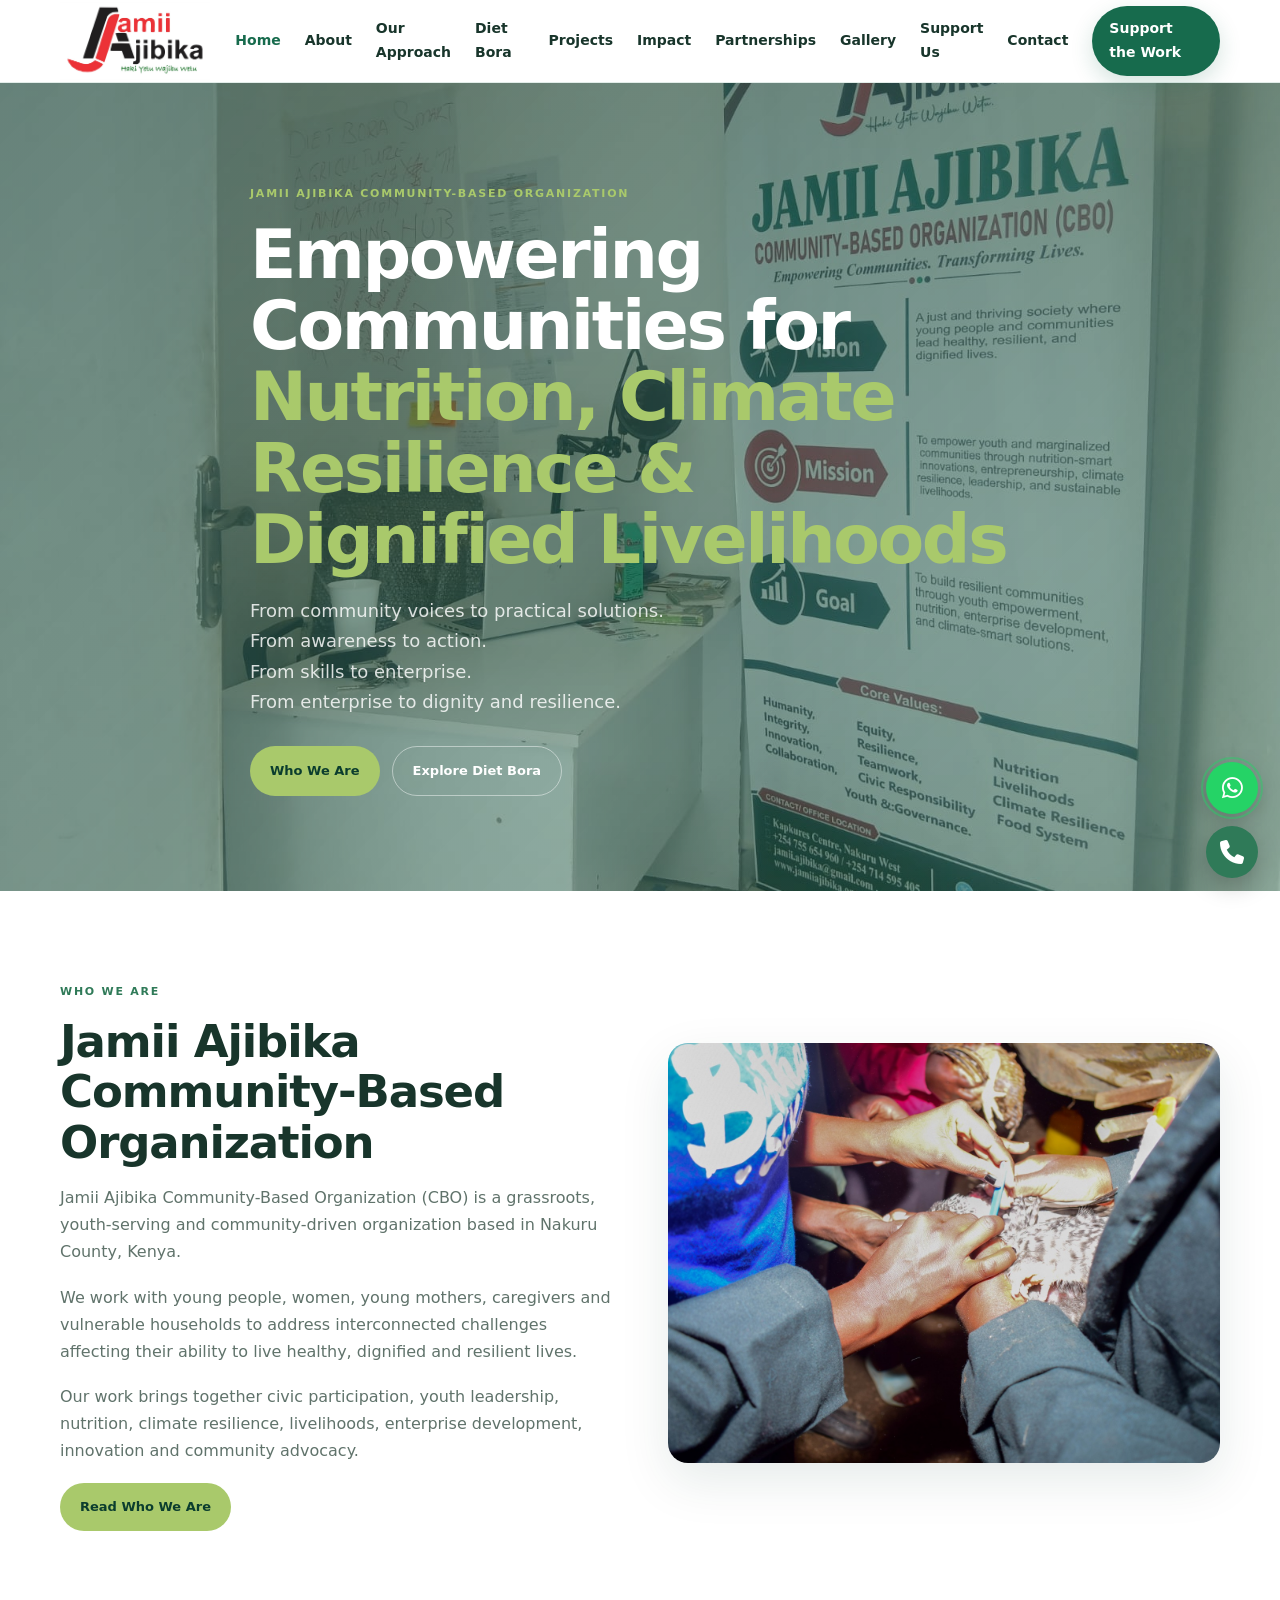
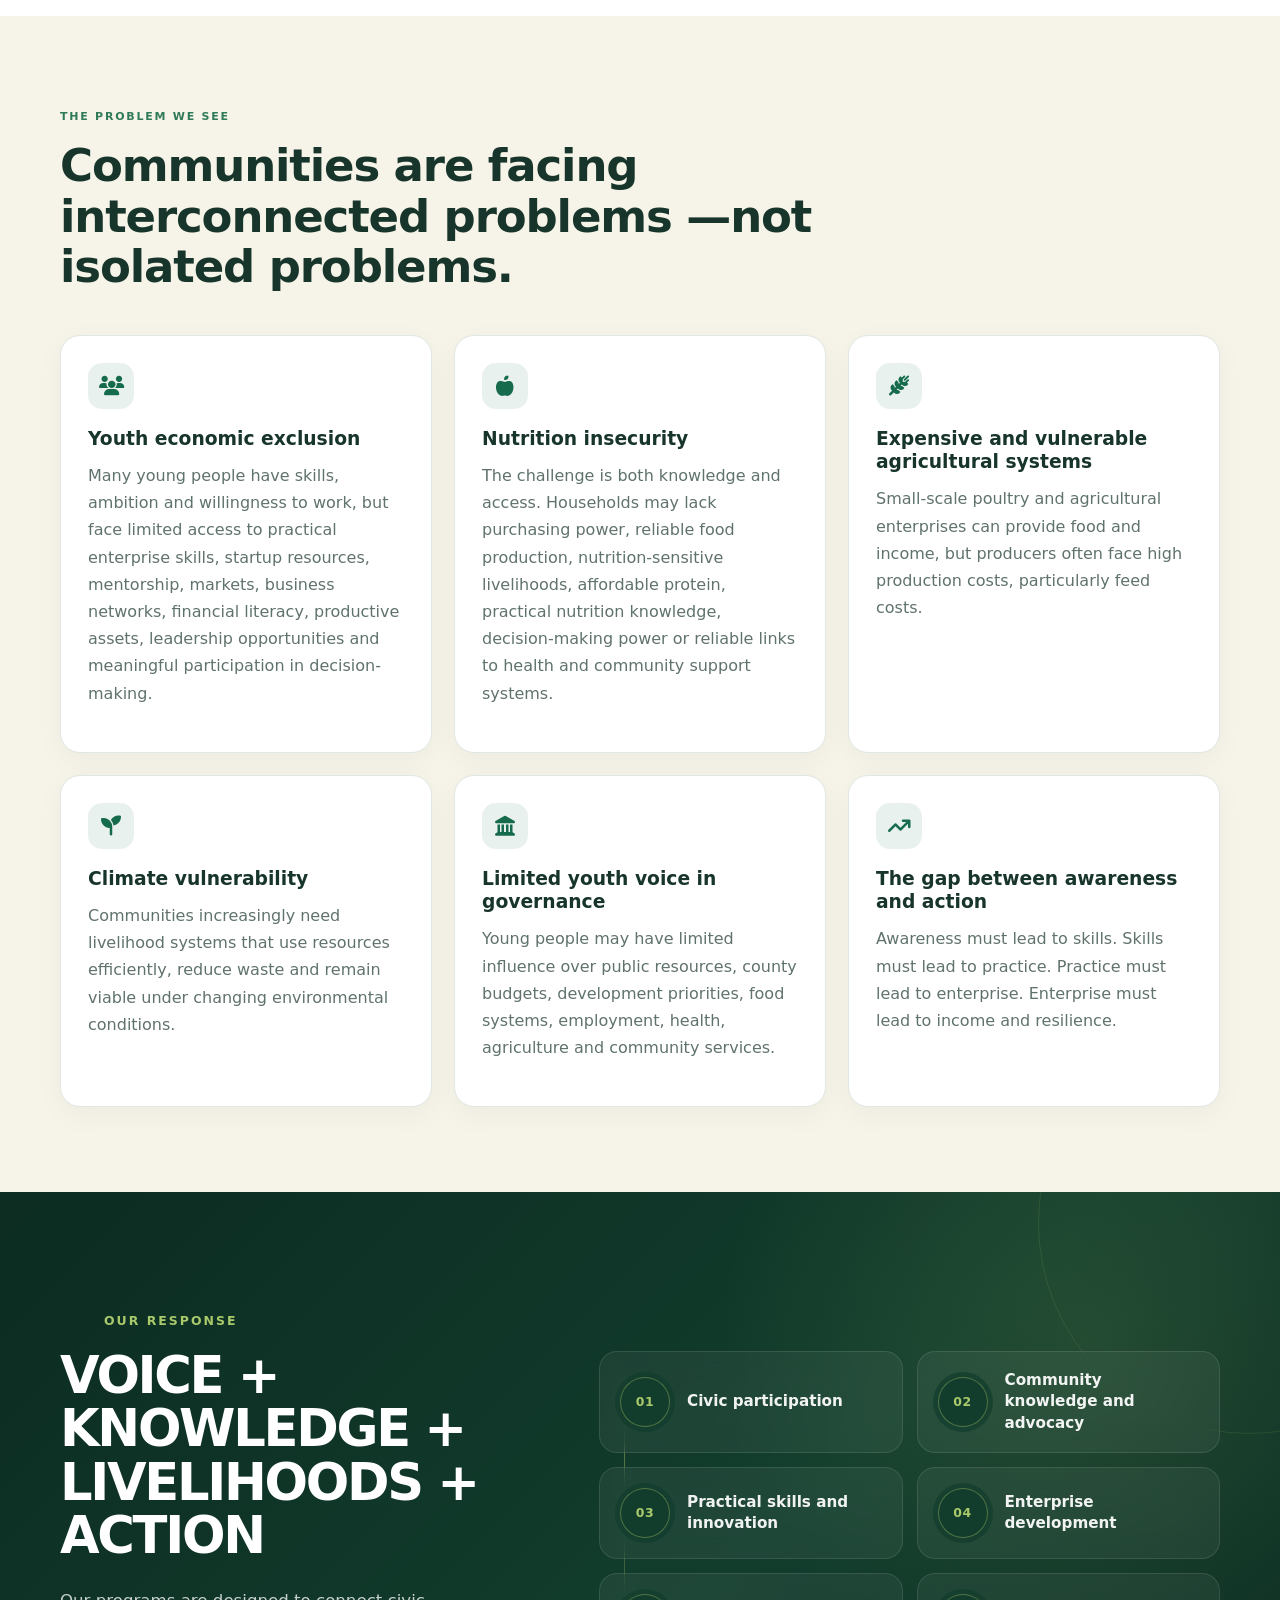
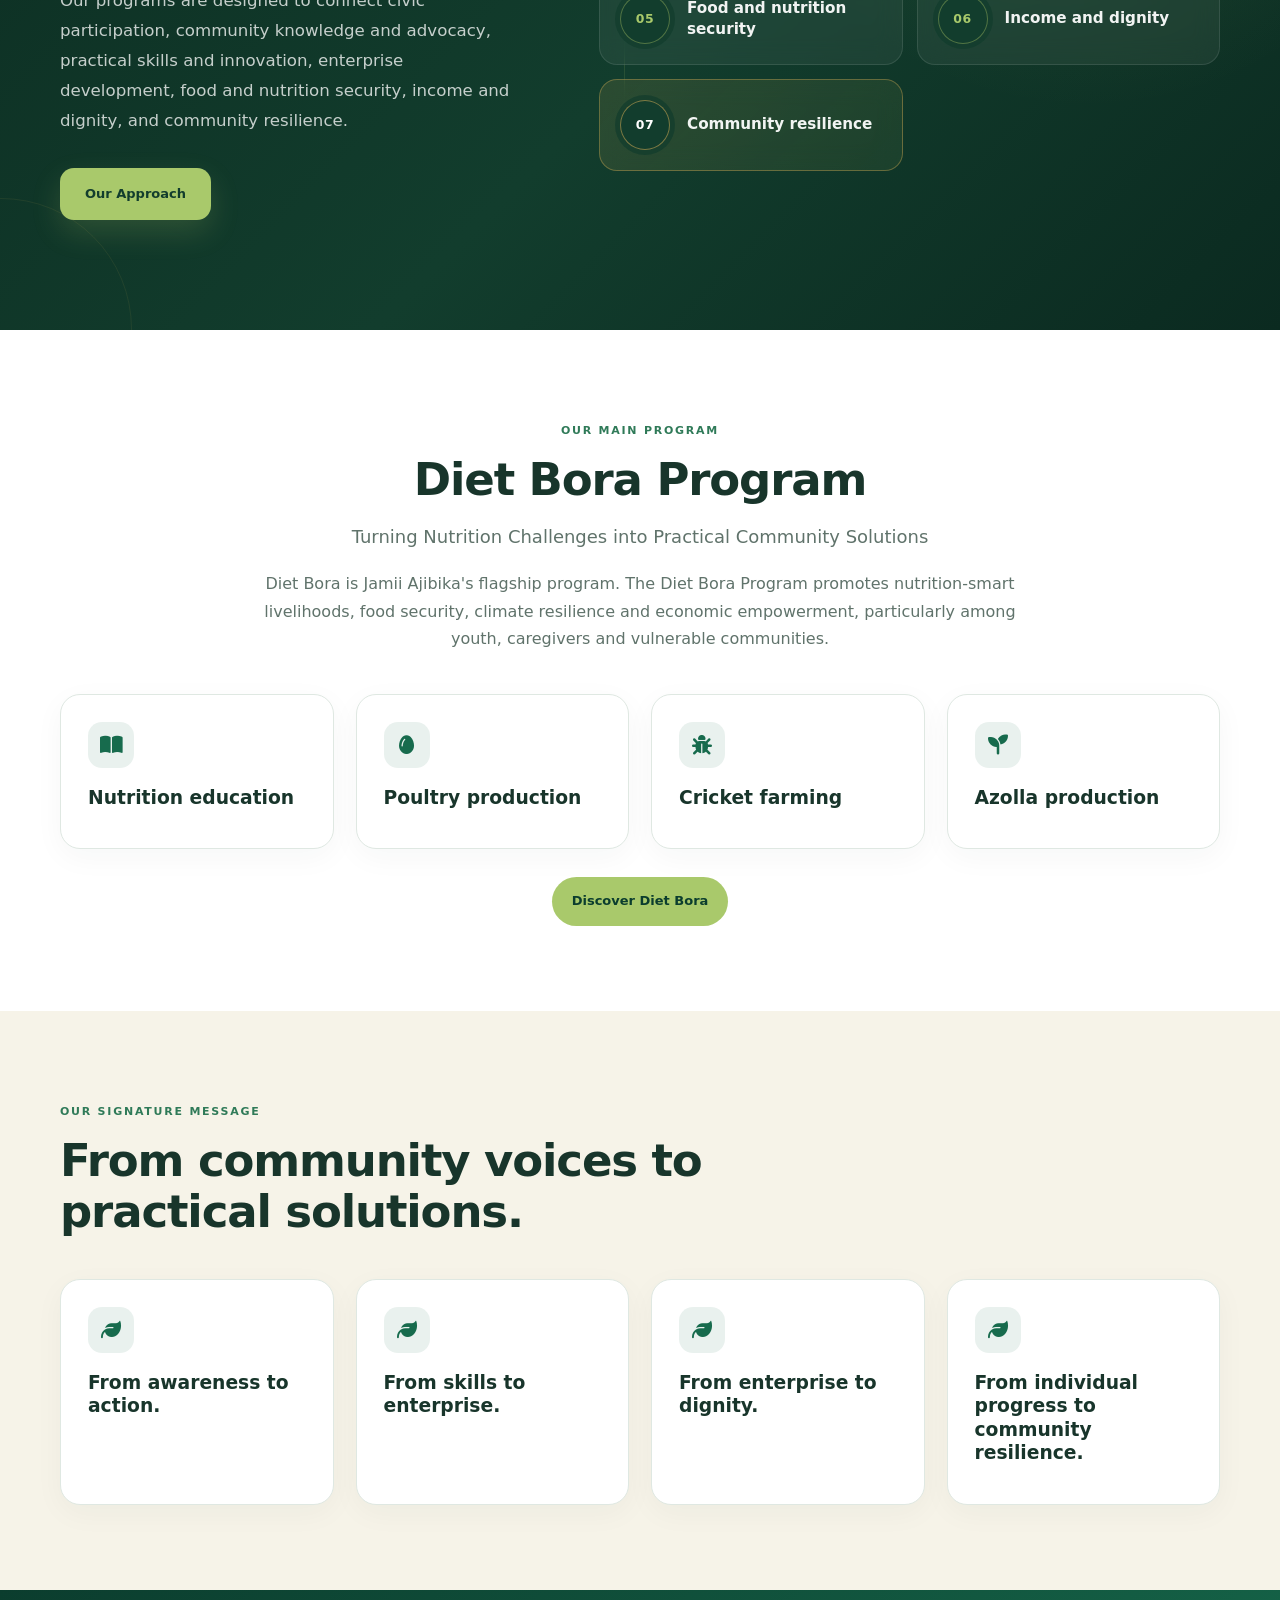
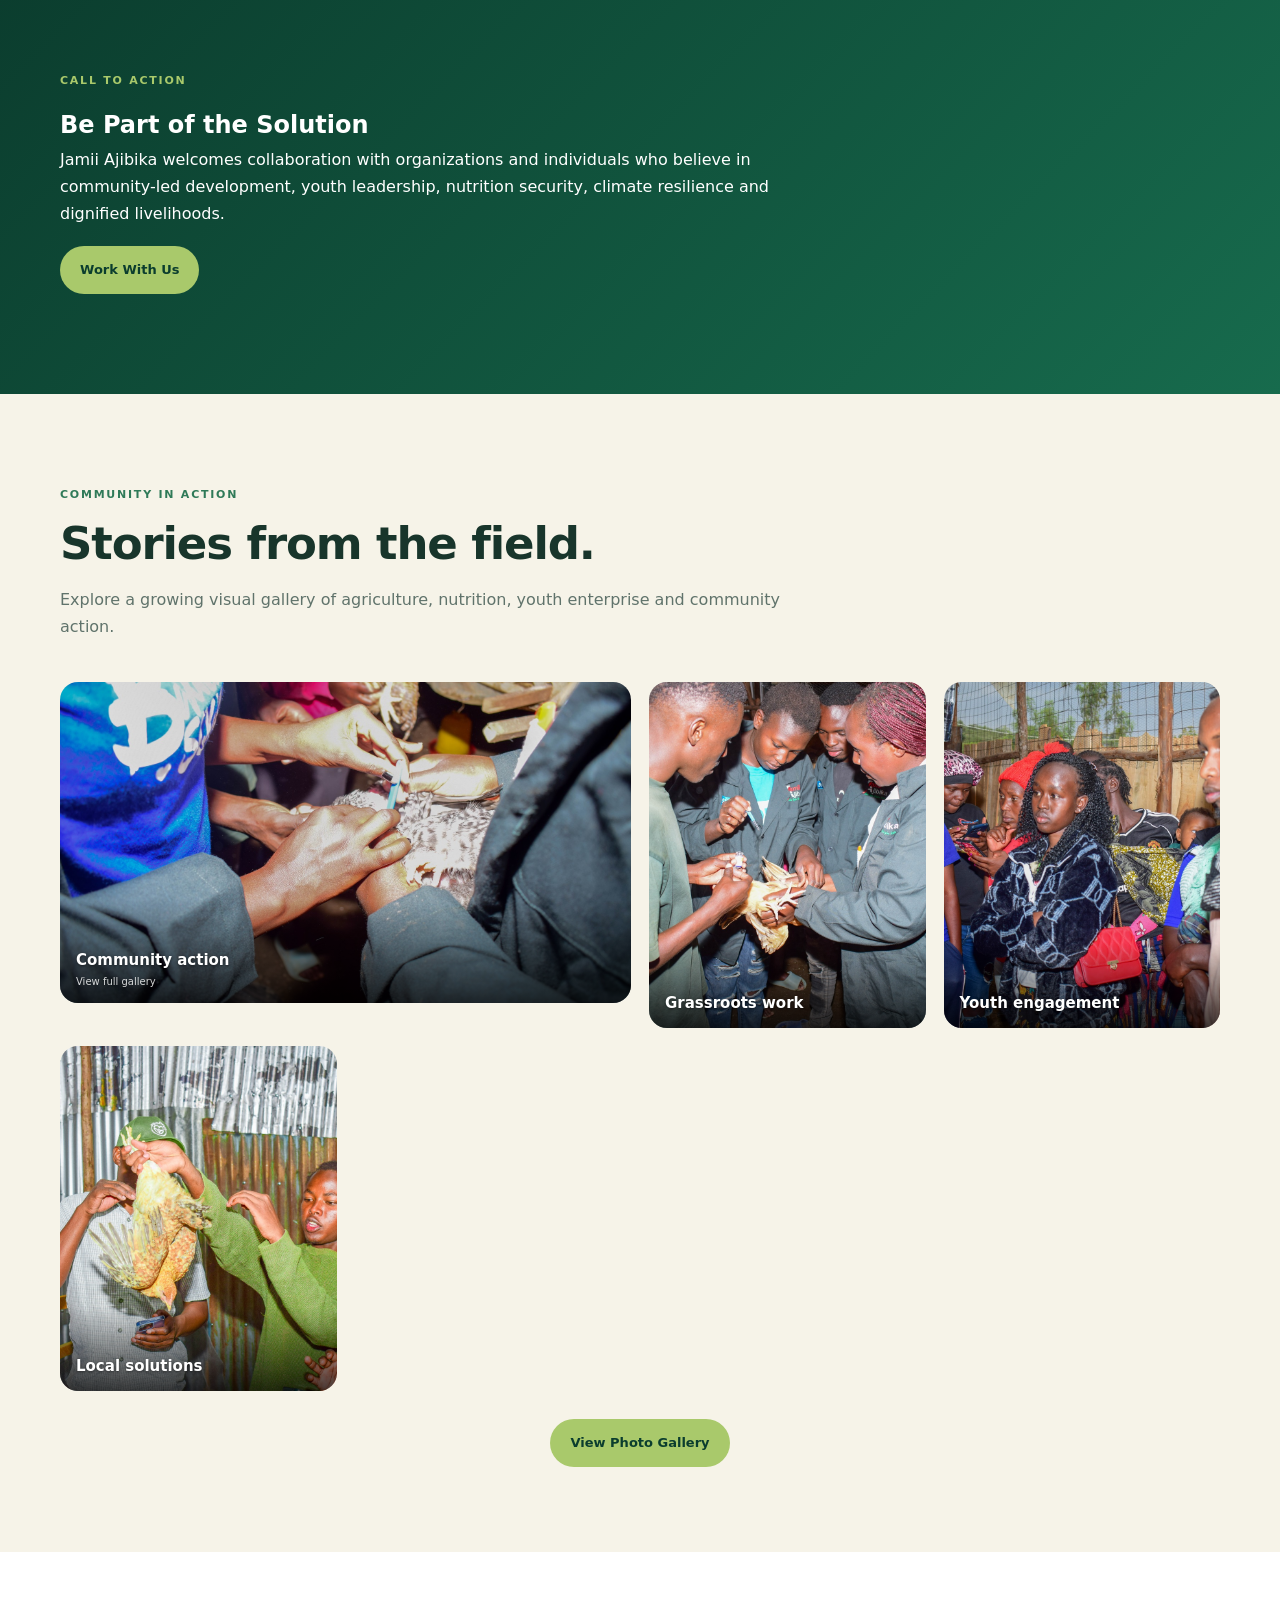
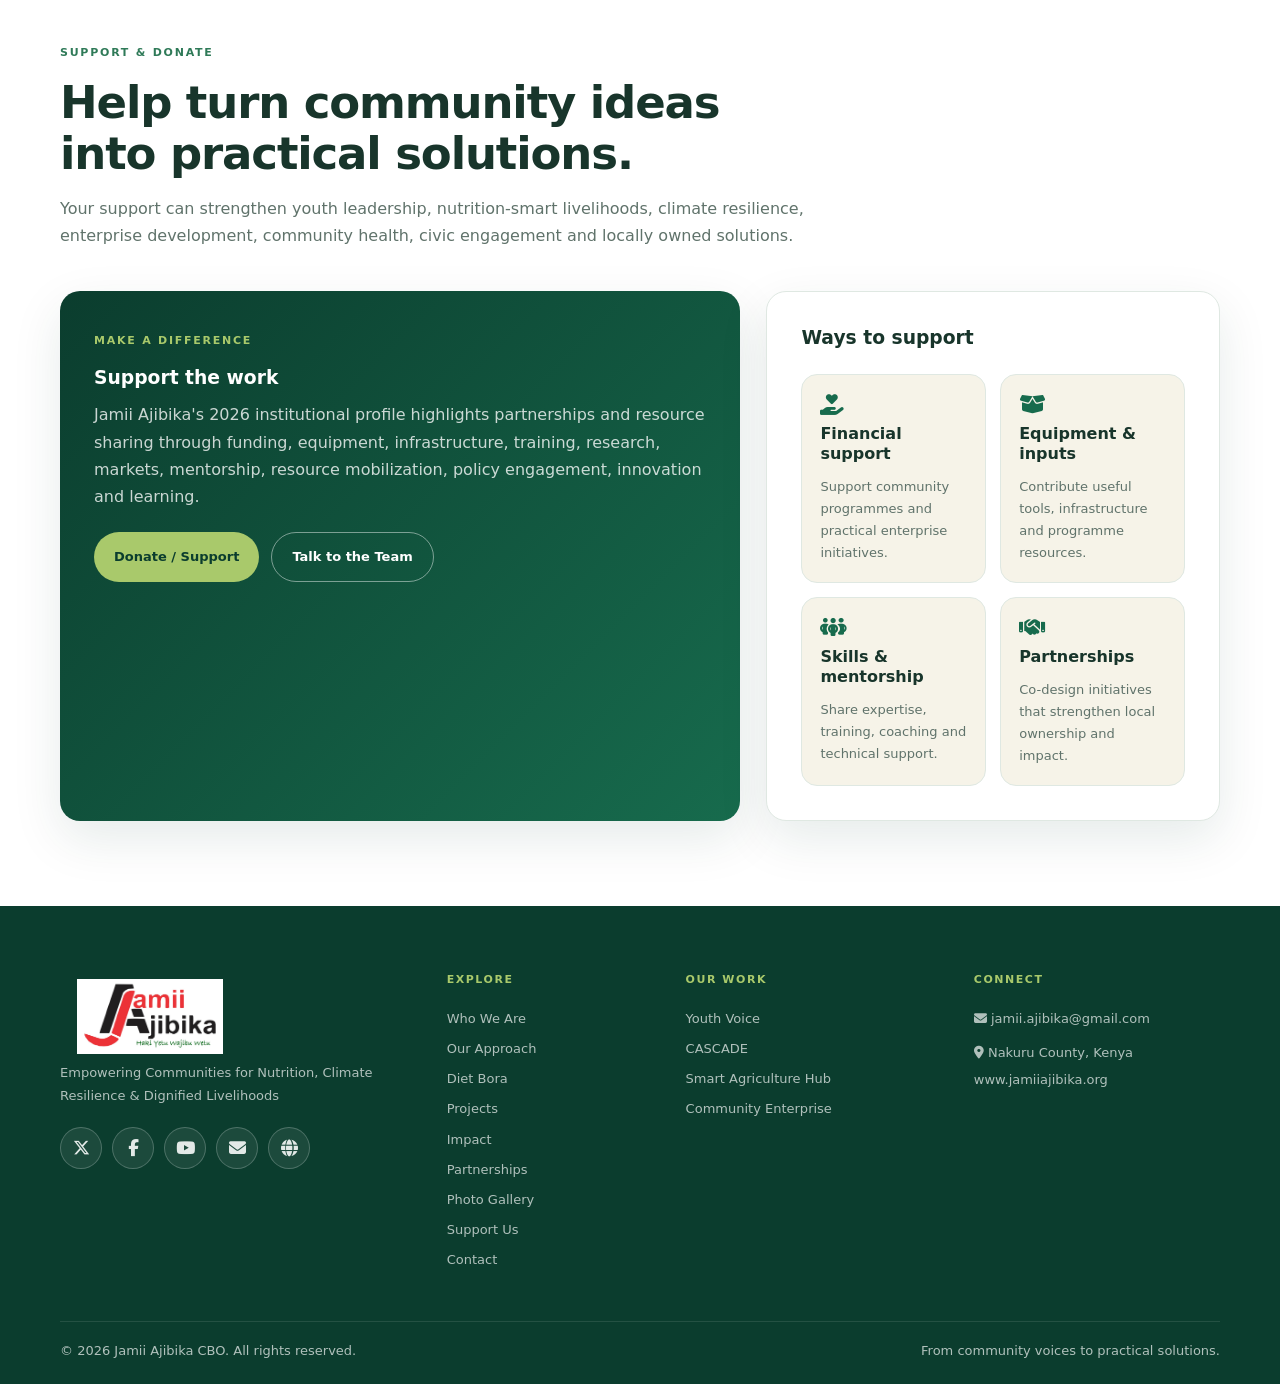
<file: index.html>
<!DOCTYPE html>
<html lang="en">
 <head>
  <meta charset="utf-8"/>
  <meta content="width=device-width, initial-scale=1.0" name="viewport"/>
  <title>
   Home | Jamii Ajibika CBO
  </title>
  <head>

    <meta charset="utf-8">

    <meta name="viewport" content="width=device-width, initial-scale=1">

   

    <!-- FAVICON -->
    <link
        rel="icon"
        type="image/jpeg"
        href="logo.jpeg"
    >

    <!-- FONT AWESOME -->
    <link
        rel="stylesheet"
        href="https://cdnjs.cloudflare.com/ajax/libs/font-awesome/6.5.2/css/all.min.css"
    >

</head>
  <meta content="Empowering Communities for Nutrition, Climate Resilience &amp; Dignified Livelihoods." name="description"/>
  <link href="https://cdnjs.cloudflare.com/ajax/libs/font-awesome/6.5.2/css/all.min.css" rel="stylesheet"/>
  <link href="site.css" rel="stylesheet"/>
 </head>
 <body>
  <header class="site-header">
   <div class="container nav-wrap">
    <a aria-label="Jamii Ajibika home" class="brand" href="index.html">
     <img alt="Jamii Ajibika CBO logo" class="brand-logo" src="logo.jpeg"/>
    </a>
    <button aria-expanded="false" aria-label="Open navigation" class="menu-btn" id="menuToggle">
     <i class="fa-solid fa-bars">
     </i>
    </button>
    <nav class="nav" id="mainNav">
     <a class="active" href="index.html">
      Home
     </a>
     <a class="" href="about.html">
      About
     </a>
     <a class="" href="approach.html">
      Our Approach
     </a>
     <a class="" href="diet-bora.html">
      Diet Bora
     </a>
     <a class="" href="projects.html">
      Projects
     </a>
     <a class="" href="impact.html">
      Impact
     </a>
     <a class="" href="partnerships.html">
      Partnerships
     </a>
     <a class="" href="gallery.html">
      Gallery
     </a>
     <a class="" href="support.html">
      Support Us
     </a>
     <a class="" href="contact.html">
      Contact
     </a>
     <a class="nav-cta" href="support.html">
      Support the Work
     </a>
    </nav>
   </div>
  </header>
  <main>
   <section class="hero">
    <div class="container hero-inner">
     <span class="eyebrow">
      JAMII AJIBIKA COMMUNITY-BASED ORGANIZATION
     </span>
     <h1>
      Empowering Communities for
      <span>
       Nutrition, Climate Resilience &amp; Dignified Livelihoods
      </span>
     </h1>
     <p>
      From community voices to practical solutions.
      <br/>
      From awareness to action.
      <br/>
      From skills to enterprise.
      <br/>
      From enterprise to dignity and resilience.
     </p>
     <div class="hero-actions">
      <a class="btn btn-primary" href="about.html">
       Who We Are
      </a>
      <a class="btn btn-outline" href="diet-bora.html">
       Explore Diet Bora
      </a>
     </div>
    </div>
   </section>
   <section class="section">
    <div class="container split">
     <div>
      <span class="eyebrow" style="color:var(--leaf)">
       WHO WE ARE
      </span>
      <h2>
       Jamii Ajibika Community-Based Organization
      </h2>
      <p class="">
       Jamii Ajibika Community-Based Organization (CBO) is a grassroots, youth-serving and community-driven organization based in Nakuru County, Kenya.
      </p>
      <p class="">
       We work with young people, women, young mothers, caregivers and vulnerable households to address interconnected challenges affecting their ability to live healthy, dignified and resilient lives.
      </p>
      <p class="">
       Our work brings together civic participation, youth leadership, nutrition, climate resilience, livelihoods, enterprise development, innovation and community advocacy.
      </p>
      <a class="btn btn-primary" href="about.html">
       Read Who We Are
      </a>
     </div>
     <div class="photo">
      <img alt="Jamii Ajibika community work" loading="lazy" src="1.jpg"/>
     </div>
    </div>
   </section>
   <section class="section alt">
    <div class="container">
     <div class="section-head">
      <span class="eyebrow" style="color:var(--leaf)">
       THE PROBLEM WE SEE
      </span>
      <h2>
       Communities are facing
       <span>
        interconnected problems
       </span>
       &mdash;not isolated problems.
      </h2>
     </div>
     <div class="grid grid-3">
      <article class="card">
       <div class="icon">
        <i class="fa-solid fa-users">
        </i>
       </div>
       <h3>
        Youth economic exclusion
       </h3>
       <p class="">
        Many young people have skills, ambition and willingness to work, but face limited access to practical enterprise skills, startup resources, mentorship, markets, business networks, financial literacy, productive assets, leadership opportunities and meaningful participation in decision-making.
       </p>
      </article>
      <article class="card">
       <div class="icon">
        <i class="fa-solid fa-apple-whole">
        </i>
       </div>
       <h3>
        Nutrition insecurity
       </h3>
       <p class="">
        The challenge is both knowledge and access. Households may lack purchasing power, reliable food production, nutrition-sensitive livelihoods, affordable protein, practical nutrition knowledge, decision-making power or reliable links to health and community support systems.
       </p>
      </article>
      <article class="card">
       <div class="icon">
        <i class="fa-solid fa-wheat-awn">
        </i>
       </div>
       <h3>
        Expensive and vulnerable agricultural systems
       </h3>
       <p class="">
        Small-scale poultry and agricultural enterprises can provide food and income, but producers often face high production costs, particularly feed costs.
       </p>
      </article>
      <article class="card">
       <div class="icon">
        <i class="fa-solid fa-seedling">
        </i>
       </div>
       <h3>
        Climate vulnerability
       </h3>
       <p class="">
        Communities increasingly need livelihood systems that use resources efficiently, reduce waste and remain viable under changing environmental conditions.
       </p>
      </article>
      <article class="card">
       <div class="icon">
        <i class="fa-solid fa-landmark">
        </i>
       </div>
       <h3>
        Limited youth voice in governance
       </h3>
       <p class="">
        Young people may have limited influence over public resources, county budgets, development priorities, food systems, employment, health, agriculture and community services.
       </p>
      </article>
      <article class="card">
       <div class="icon">
        <i class="fa-solid fa-arrow-trend-up">
        </i>
       </div>
       <h3>
        The gap between awareness and action
       </h3>
       <p class="">
        Awareness must lead to skills. Skills must lead to practice. Practice must lead to enterprise. Enterprise must lead to income and resilience.
       </p>
      </article>
     </div>
    </div>
   </section>
   <section class="section dark">
    <div class="container split">
     <div>
      <span class="eyebrow">
       OUR RESPONSE
      </span>
      <h2>
       VOICE + KNOWLEDGE + LIVELIHOODS + ACTION
      </h2>
      <p class="">
       Our programs are designed to connect civic participation, community knowledge and advocacy, practical skills and innovation, enterprise development, food and nutrition security, income and dignity, and community resilience.
      </p>
      <a class="btn btn-primary" href="approach.html">
       Our Approach
      </a>
     </div>
     <div class="flow">
      <div class="flow-item">
       <div class="num">
        01
       </div>
       <strong>
        Civic participation
       </strong>
      </div>
      <div class="flow-item">
       <div class="num">
        02
       </div>
       <strong>
        Community knowledge and advocacy
       </strong>
      </div>
      <div class="flow-item">
       <div class="num">
        03
       </div>
       <strong>
        Practical skills and innovation
       </strong>
      </div>
      <div class="flow-item">
       <div class="num">
        04
       </div>
       <strong>
        Enterprise development
       </strong>
      </div>
      <div class="flow-item">
       <div class="num">
        05
       </div>
       <strong>
        Food and nutrition security
       </strong>
      </div>
      <div class="flow-item">
       <div class="num">
        06
       </div>
       <strong>
        Income and dignity
       </strong>
      </div>
      <div class="flow-item">
       <div class="num">
        07
       </div>
       <strong>
        Community resilience
       </strong>
      </div>
     </div>
    </div>
   </section>
   <section class="section">
    <div class="container">
     <div class="section-head center">
      <span class="eyebrow" style="color:var(--leaf)">
       OUR MAIN PROGRAM
      </span>
      <h2>
       Diet Bora Program
      </h2>
      <p class="lead">
       Turning Nutrition Challenges into Practical Community Solutions
      </p>
      <p class="">
       Diet Bora is Jamii Ajibika's flagship program. The Diet Bora Program promotes nutrition-smart livelihoods, food security, climate resilience and economic empowerment, particularly among youth, caregivers and vulnerable communities.
      </p>
     </div>
     <div class="grid grid-4">
      <article class="card">
       <div class="icon">
        <i class="fa-solid fa-book-open">
        </i>
       </div>
       <h3>
        Nutrition education
       </h3>
      </article>
      <article class="card">
       <div class="icon">
        <i class="fa-solid fa-egg">
        </i>
       </div>
       <h3>
        Poultry production
       </h3>
      </article>
      <article class="card">
       <div class="icon">
        <i class="fa-solid fa-bug">
        </i>
       </div>
       <h3>
        Cricket farming
       </h3>
      </article>
      <article class="card">
       <div class="icon">
        <i class="fa-solid fa-seedling">
        </i>
       </div>
       <h3>
        Azolla production
       </h3>
      </article>
     </div>
     <div class="center" style="margin-top:28px">
      <a class="btn btn-primary" href="diet-bora.html">
       Discover Diet Bora
      </a>
     </div>
    </div>
   </section>
   <section class="section alt">
    <div class="container">
     <div class="section-head">
      <span class="eyebrow" style="color:var(--leaf)">
       OUR SIGNATURE MESSAGE
      </span>
      <h2>
       From community voices to
       <span>
        practical solutions.
       </span>
      </h2>
     </div>
     <div class="grid grid-4">
      <article class="card">
       <div class="icon">
        <i class="fa-solid fa-leaf">
        </i>
       </div>
       <h3>
        From awareness to action.
       </h3>
      </article>
      <article class="card">
       <div class="icon">
        <i class="fa-solid fa-leaf">
        </i>
       </div>
       <h3>
        From skills to enterprise.
       </h3>
      </article>
      <article class="card">
       <div class="icon">
        <i class="fa-solid fa-leaf">
        </i>
       </div>
       <h3>
        From enterprise to dignity.
       </h3>
      </article>
      <article class="card">
       <div class="icon">
        <i class="fa-solid fa-leaf">
        </i>
       </div>
       <h3>
        From individual progress to community resilience.
       </h3>
      </article>
     </div>
    </div>
   </section>
   <section class="cta">
    <div class="container">
     <div class="section-head">
      <span class="eyebrow">
       CALL TO ACTION
      </span>
      <h2>
       Be Part of the Solution
      </h2>
      <p class="">
       Jamii Ajibika welcomes collaboration with organizations and individuals who believe in community-led development, youth leadership, nutrition security, climate resilience and dignified livelihoods.
      </p>
      <a class="btn btn-primary" href="contact.html">
       Work With Us
      </a>
     </div>
    </div>
   </section>
   <section class="section alt">
    <div class="container">
     <div class="section-head">
      <span class="eyebrow" style="color:var(--leaf)">
       COMMUNITY IN ACTION
      </span>
      <h2>
       Stories from the
       <span>
        field.
       </span>
      </h2>
      <p>
       Explore a growing visual gallery of agriculture, nutrition, youth enterprise and community action.
      </p>
     </div>
     <div class="gallery-grid">
      <a class="gallery-card" href="gallery.html">
       <img alt="Community and agriculture activity" src="1.jpg"/>
       <span class="gallery-caption">
        Community action
        <span class="gallery-source">
         View full gallery
        </span>
       </span>
      </a>
      <a class="gallery-card" href="gallery.html">
       <img alt="Grassroots community work" src="3.jpg"/>
       <span class="gallery-caption">
        Grassroots work
       </span>
      </a>
      <a class="gallery-card" href="gallery.html">
       <img alt="Youth and community activity" src="5.jpg"/>
       <span class="gallery-caption">
        Youth engagement
       </span>
      </a>
      <a class="gallery-card" href="gallery.html">
       <img alt="Community development activity" src="7.jpg"/>
       <span class="gallery-caption">
        Local solutions
       </span>
      </a>
     </div>
     <div class="center" style="margin-top:28px">
      <a class="btn btn-primary" href="gallery.html">
       View Photo Gallery
      </a>
     </div>
    </div>
   </section>
   <section class="section" id="support">
    <div class="container">
     <div class="section-head">
      <span class="eyebrow" style="color:var(--leaf)">
       SUPPORT &amp; DONATE
      </span>
      <h2>
       Help turn community ideas into
       <span>
        practical solutions.
       </span>
      </h2>
      <p>
       Your support can strengthen youth leadership, nutrition-smart livelihoods, climate resilience, enterprise development, community health, civic engagement and locally owned solutions.
      </p>
     </div>
     <div class="support-grid">
      <div class="support-panel featured">
       <span class="eyebrow">
        MAKE A DIFFERENCE
       </span>
       <h3>
        Support the work
       </h3>
       <p>
        Jamii Ajibika's 2026 institutional profile highlights partnerships and resource sharing through funding, equipment, infrastructure, training, research, markets, mentorship, resource mobilization, policy engagement, innovation and learning.
       </p>
       <div class="donate-actions">
        <a class="btn btn-primary" href="mailto:jamii.ajibika@gmail.com?subject=Support%20Jamii%20Ajibika">
         Donate / Support
        </a>
        <a class="btn btn-outline" href="contact.html">
         Talk to the Team
        </a>
       </div>
      </div>
      <div class="support-panel">
       <h3>
        Ways to support
       </h3>
       <div class="support-options">
        <div class="support-option">
         <i class="fa-solid fa-hand-holding-heart">
         </i>
         <h3>
          Financial support
         </h3>
         <p>
          Support community programmes and practical enterprise initiatives.
         </p>
        </div>
        <div class="support-option">
         <i class="fa-solid fa-box-open">
         </i>
         <h3>
          Equipment &amp; inputs
         </h3>
         <p>
          Contribute useful tools, infrastructure and programme resources.
         </p>
        </div>
        <div class="support-option">
         <i class="fa-solid fa-people-group">
         </i>
         <h3>
          Skills &amp; mentorship
         </h3>
         <p>
          Share expertise, training, coaching and technical support.
         </p>
        </div>
        <div class="support-option">
         <i class="fa-solid fa-handshake">
         </i>
         <h3>
          Partnerships
         </h3>
         <p>
          Co-design initiatives that strengthen local ownership and impact.
         </p>
        </div>
       </div>
      </div>
     </div>
    </div>
   </section>
   <!-- FLOATING CONTACT BUTTONS -->
<div class="floating-contact">

    <!-- WhatsApp -->
    <a
        href="https://wa.me/254755654960"
        class="floating-btn whatsapp-float"
        target="_blank"
        rel="noopener noreferrer"
        aria-label="Chat with Jamii Ajibika on WhatsApp"
        title="Chat on WhatsApp"
    >
        <i class="fa-brands fa-whatsapp"></i>
        <span>WhatsApp</span>
    </a>

    <!-- Call -->
    <a
        href="tel:+254755654960"
        class="floating-btn call-float"
        aria-label="Call Jamii Ajibika"
        title="Call Jamii Ajibika"
    >
        <i class="fa-solid fa-phone"></i>
        <span>Call Us</span>
    </a>

</div>
  </main>
  
  <footer class="footer">
   <div class="container footer-grid">
    <div>
     <a class="brand footer-brand" href="index.html">
      <img alt="Jamii Ajibika CBO logo" src="logo.jpeg"/>
     </a>
     <p>
      Empowering Communities for Nutrition, Climate Resilience &amp; Dignified Livelihoods
     </p>
     <div aria-label="Jamii Ajibika social media" class="footer-socials">
      <a aria-label="X / Twitter" href="https://x.com/JamiiAjibikacbo" rel="noopener noreferrer" target="_blank">
       <i class="fa-brands fa-x-twitter">
       </i>
      </a>
      <a aria-label="Facebook" href="https://www.facebook.com/AjibikaJamii" rel="noopener noreferrer" target="_blank">
       <i class="fa-brands fa-facebook-f">
       </i>
      </a>
      <a aria-label="YouTube" href="https://www.youtube.com/@ajibikaEducatetv" rel="noopener noreferrer" target="_blank">
       <i class="fa-brands fa-youtube">
       </i>
      </a>
      <a aria-label="Email" class="email" href="mailto:jamii.ajibika@gmail.com">
       <i class="fa-solid fa-envelope">
       </i>
      </a>
      <a aria-label="Website" class="website" href="https://www.jamiiajibika.org" rel="noopener noreferrer" target="_blank">
       <i class="fa-solid fa-globe">
       </i>
      </a>
     </div>
    </div>
    <div>
     <h4>
      Explore
     </h4>
     <a href="about.html">
      Who We Are
     </a>
     <a href="approach.html">
      Our Approach
     </a>
     <a href="diet-bora.html">
      Diet Bora
     </a>
     <a href="projects.html">
      Projects
     </a>
     <a href="impact.html">
      Impact
     </a>
     <a href="partnerships.html">
      Partnerships
     </a>
     <a href="gallery.html">
      Photo Gallery
     </a>
     <a href="support.html">
      Support Us
     </a>
     <a href="contact.html">
      Contact
     </a>
    </div>
    <div>
     <h4>
      Our Work
     </h4>
     <a href="projects.html#youth-voice">
      Youth Voice
     </a>
     <a href="projects.html#cascade">
      CASCADE
     </a>
     <a href="projects.html#hub">
      Smart Agriculture Hub
     </a>
     <a href="projects.html#community-enterprise">
      Community Enterprise
     </a>
    </div>
    <div>
     <h4>
      Connect
     </h4>
     <a href="mailto:jamii.ajibika@gmail.com">
      <i class="fa-solid fa-envelope">
      </i>
      jamii.ajibika@gmail.com
     </a>
     <span>
      <i class="fa-solid fa-location-dot">
      </i>
      Nakuru County, Kenya
     </span>
     <span>
      www.jamiiajibika.org
     </span>
    </div>
   </div>
   <div class="container footer-bottom">
    <span>
     &copy; 2026 Jamii Ajibika CBO. All rights reserved.
    </span>
    <span>
     From community voices to practical solutions.
    </span>
   </div>
  </footer>
  <script src="script.js">
  </script>
 </body>
</html>
</file>
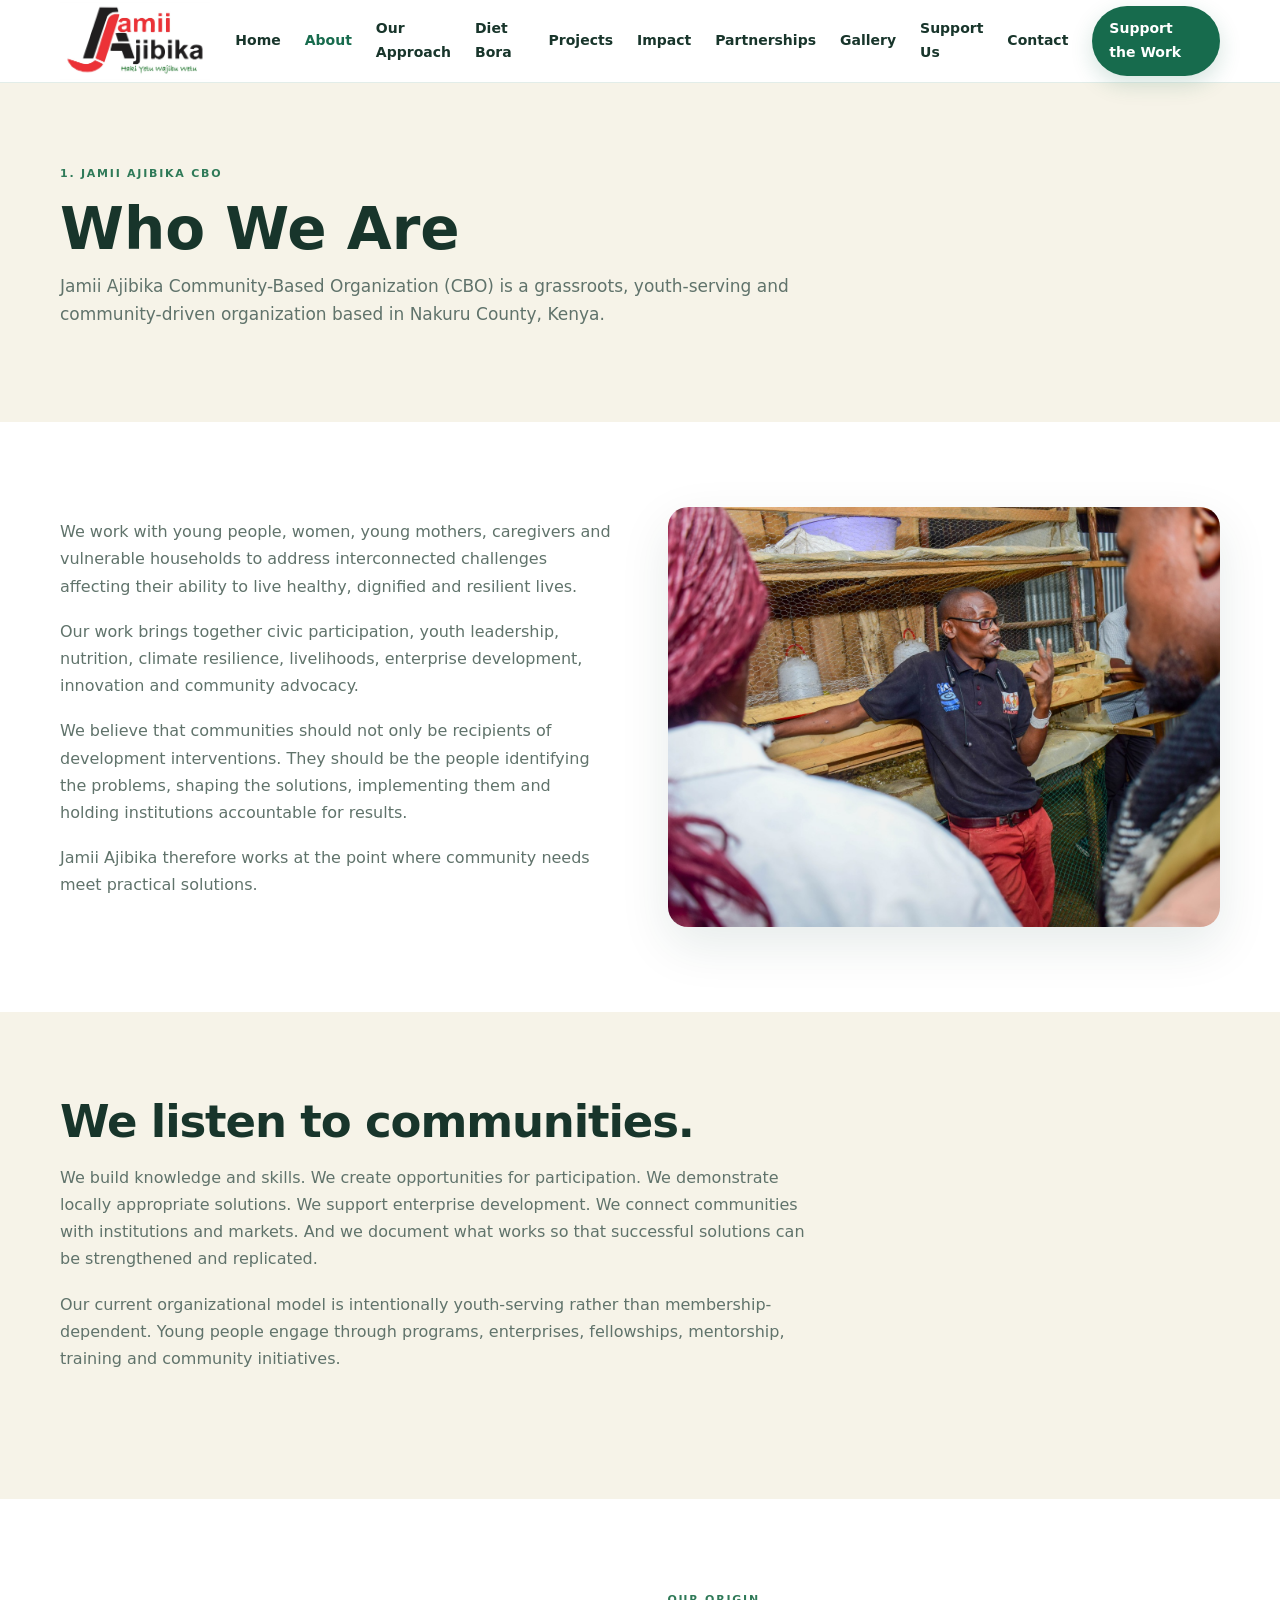
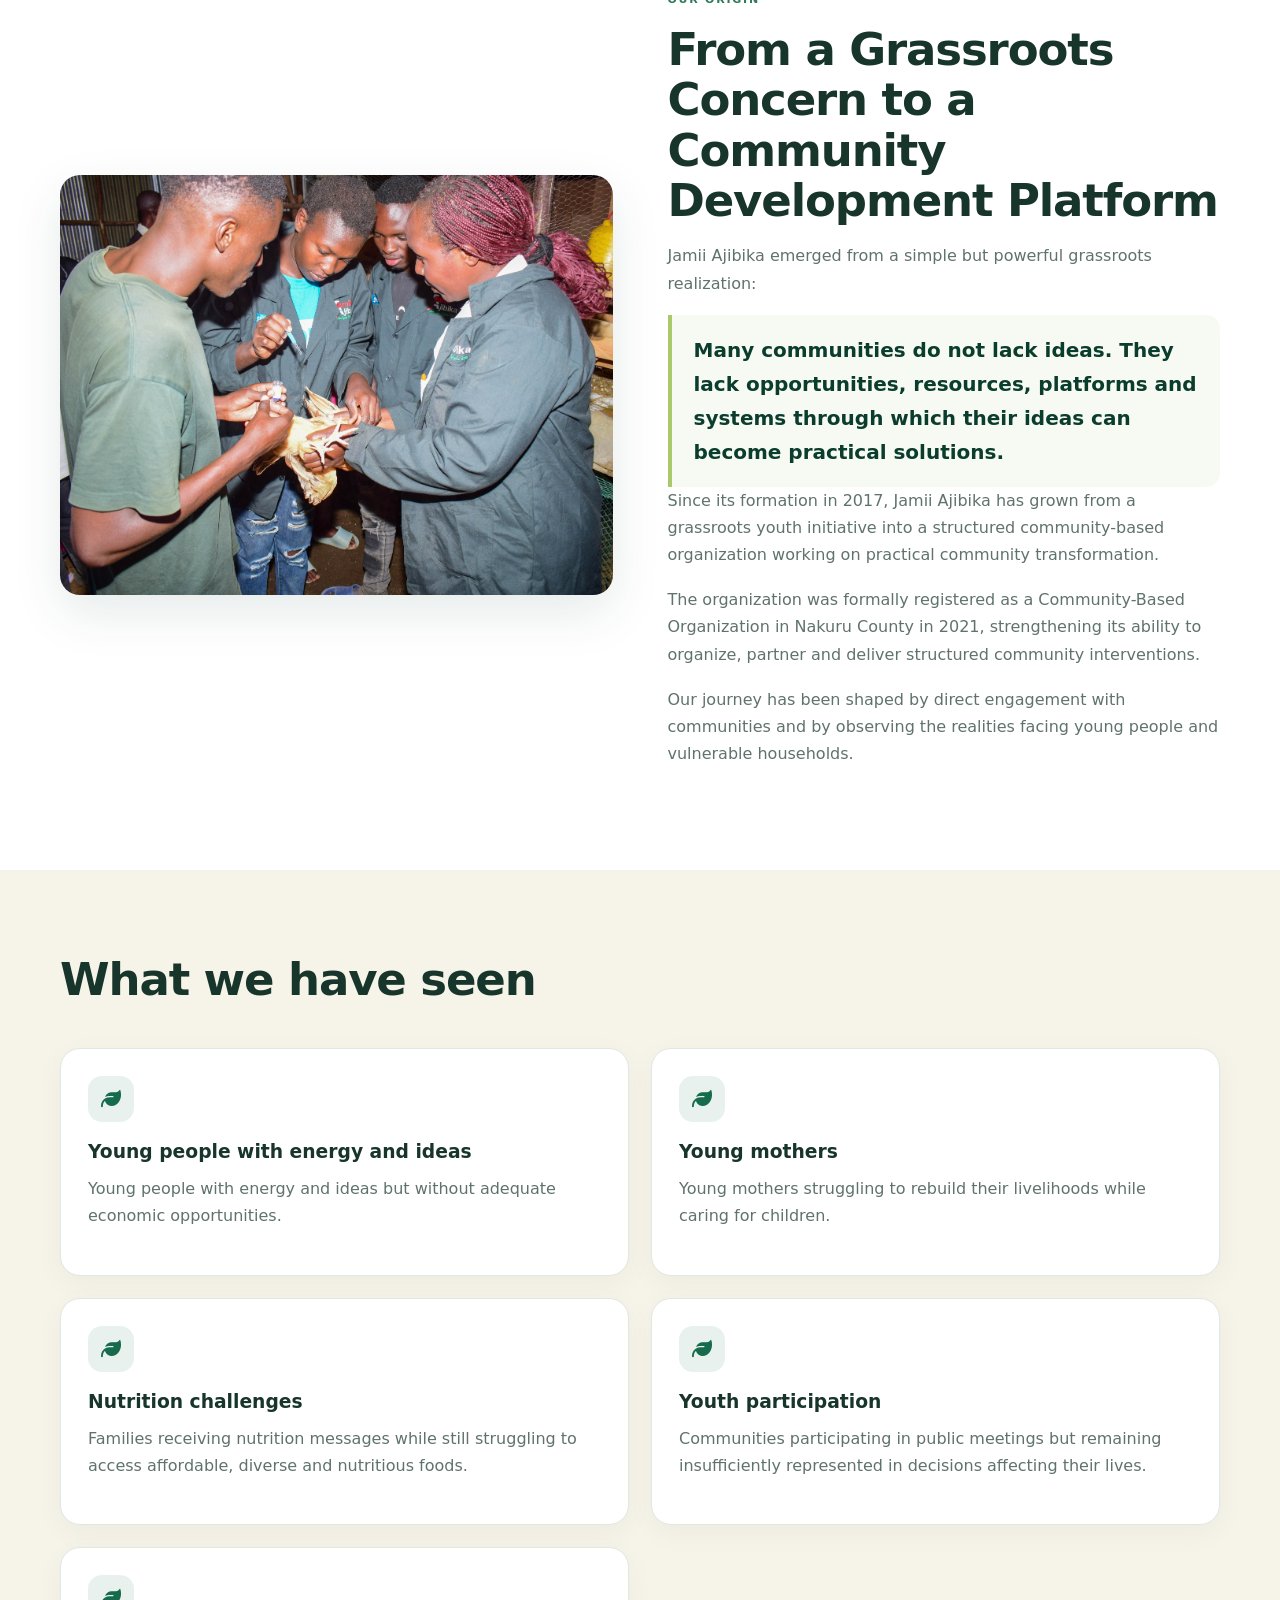
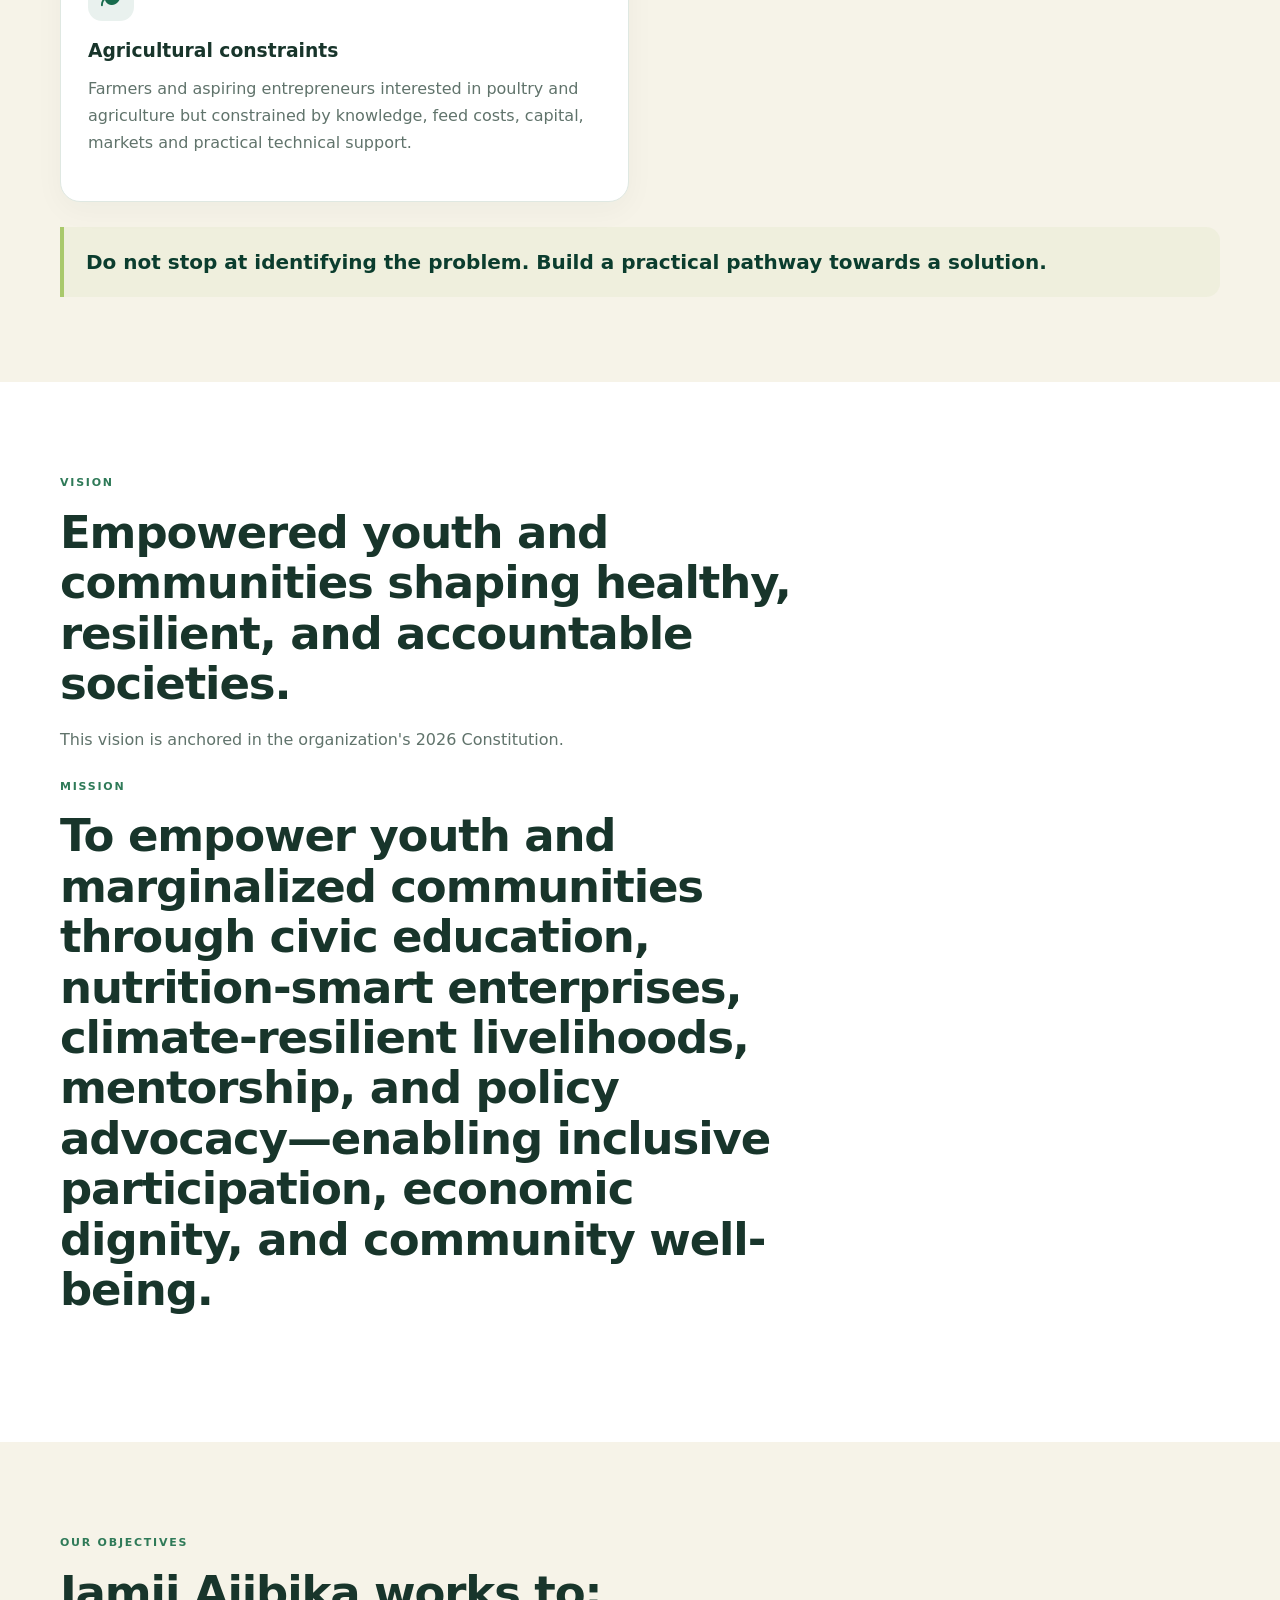
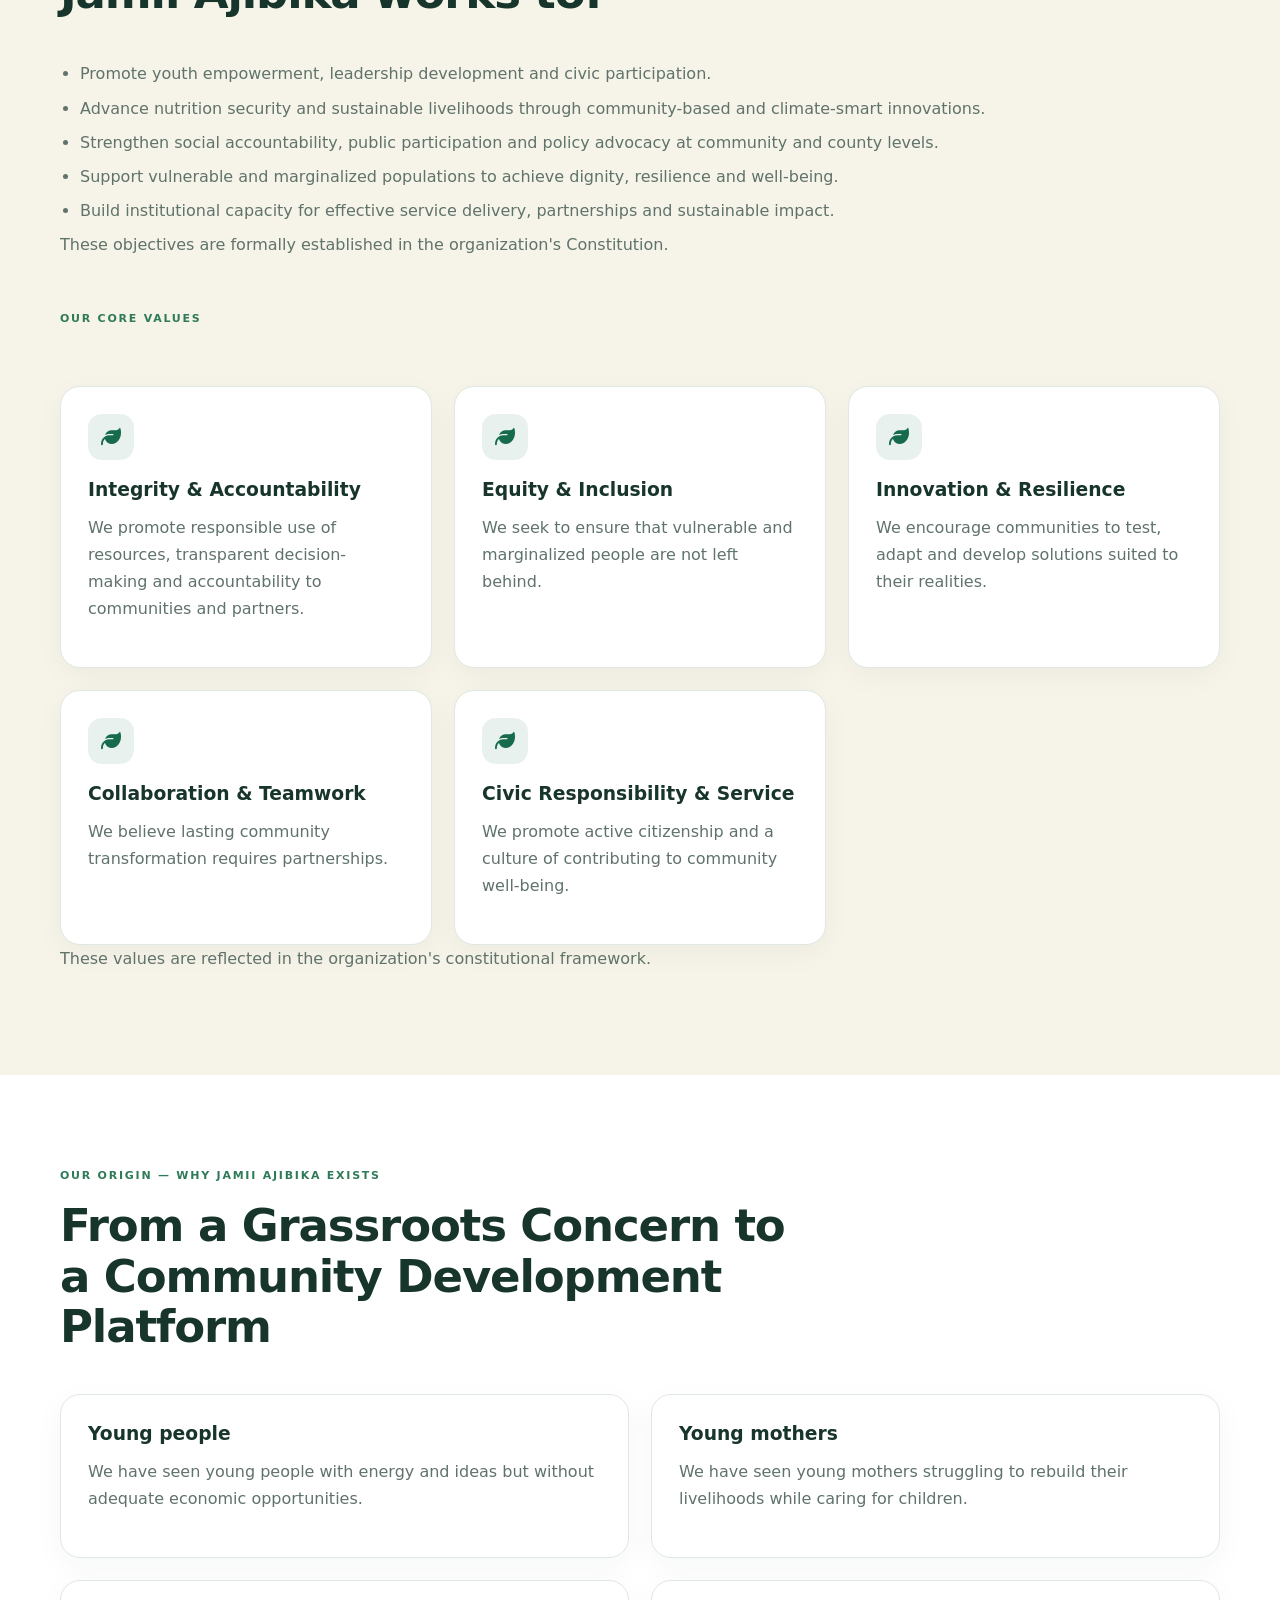
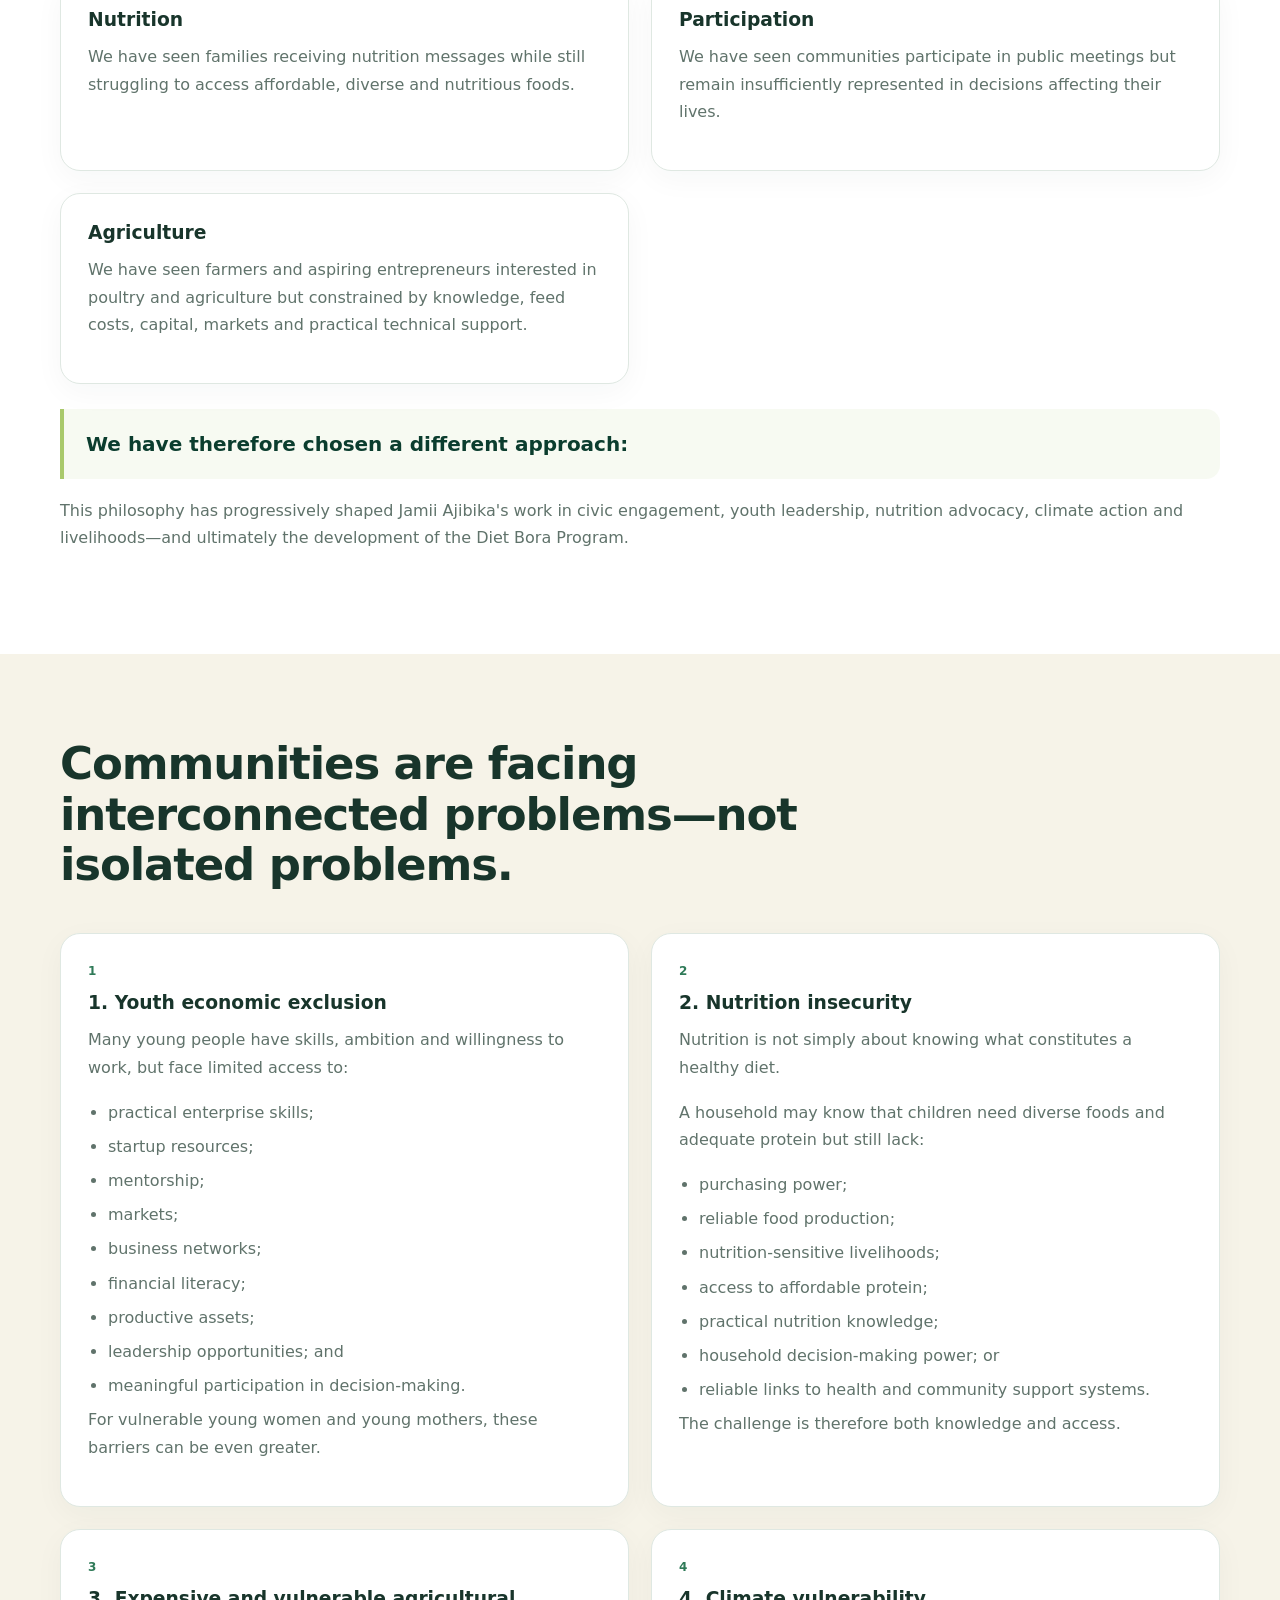
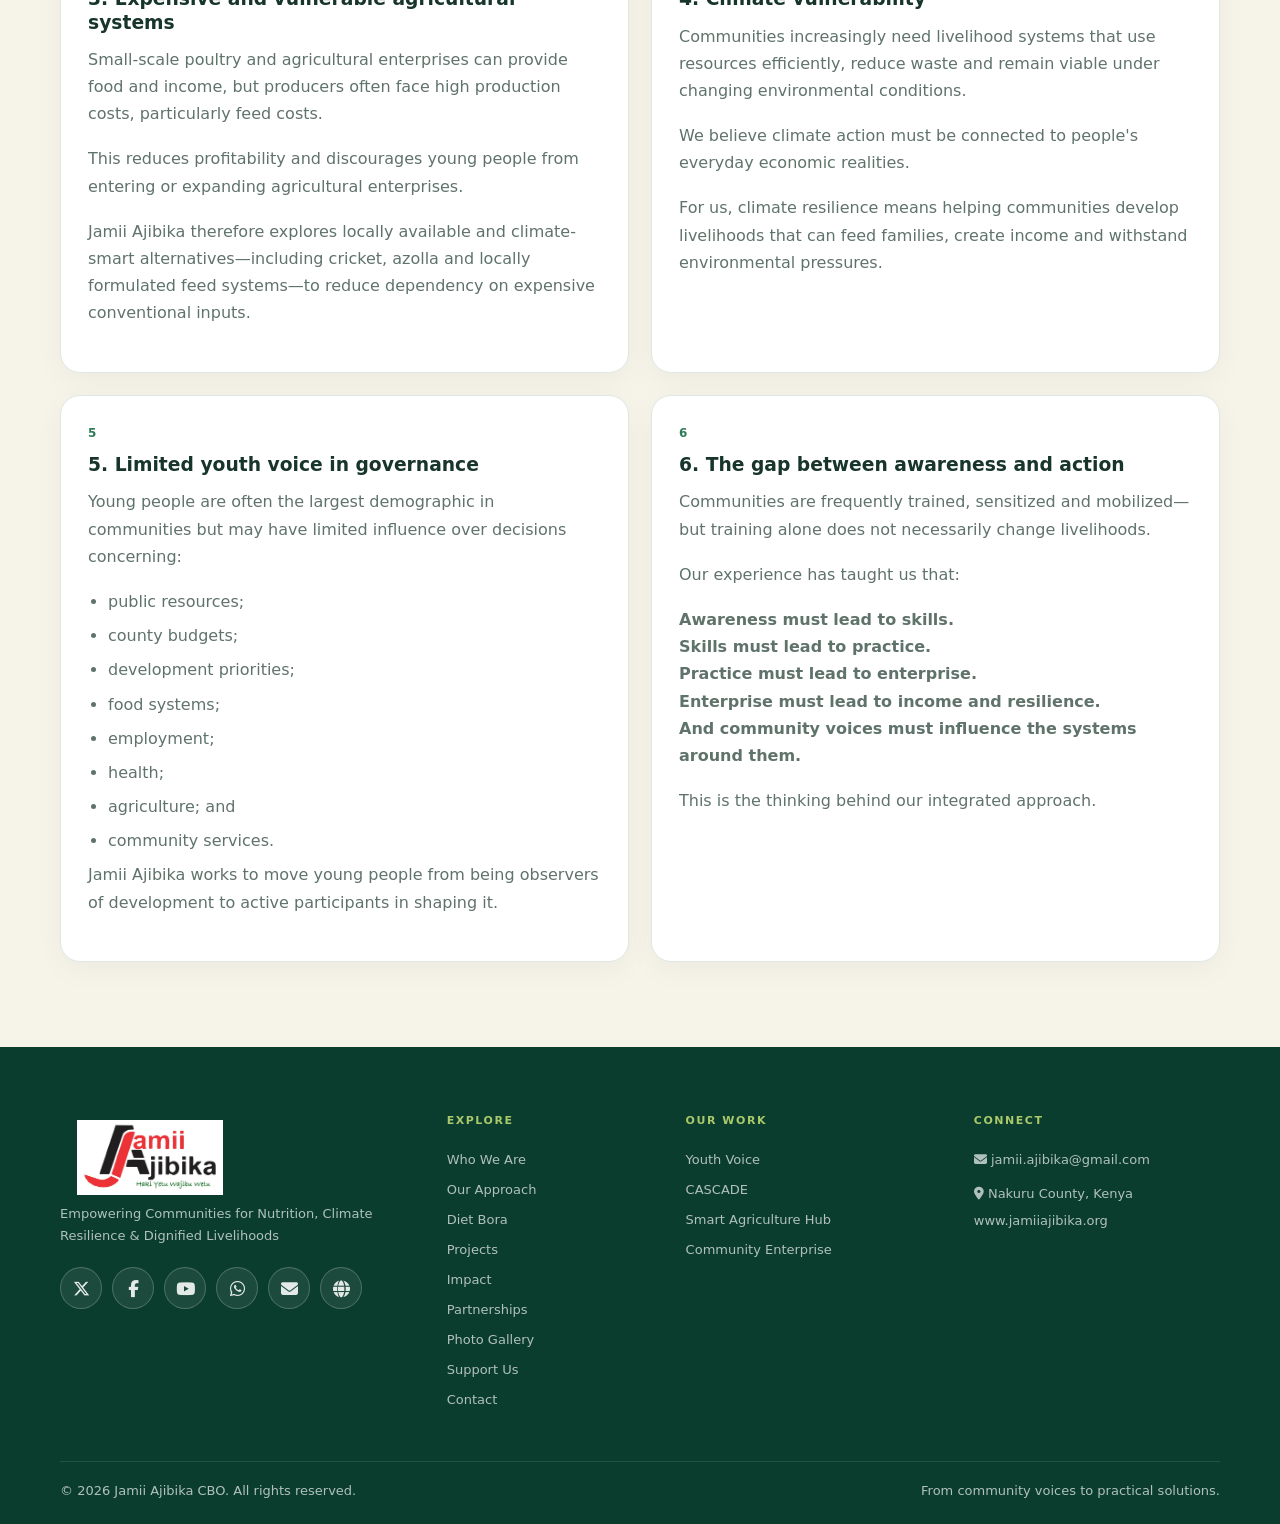
<file: about.html>
<!doctype html>
<html lang="en">

<head>
    <meta charset="UTF-8">
    <meta name="viewport" content="width=device-width, initial-scale=1.0">

    <title>Who We Are | Jamii Ajibika CBO</title>

    <meta name="description"
        content="Empowering Communities for Nutrition, Climate Resilience & Dignified Livelihoods.">

    <!-- Favicon -->
    <link rel="icon" type="image/jpeg" href="logo.jpeg">
    <link rel="shortcut icon" type="image/jpeg" href="logo.jpeg">

    <!-- Font Awesome -->
    <link rel="stylesheet"
        href="https://cdnjs.cloudflare.com/ajax/libs/font-awesome/6.5.2/css/all.min.css">

    <!-- Main Stylesheet -->
    <link rel="stylesheet" href="site.css">
</head>

<body>

    <!-- =========================================================
         HEADER
    ========================================================== -->

    <header class="site-header">
        <div class="container nav-wrap">

            <a class="brand" href="index.html" aria-label="Jamii Ajibika home">
                <img
                    class="brand-logo"
                    src="logo.jpeg"
                    alt="Jamii Ajibika CBO logo">
            </a>

            <button
                class="menu-btn"
                id="menuToggle"
                aria-label="Open navigation"
                aria-expanded="false">
                <i class="fa-solid fa-bars"></i>
            </button>

            <nav class="nav" id="mainNav">

                <a href="index.html">Home</a>

                <a class="active" href="about.html">About</a>

                <a href="approach.html">Our Approach</a>

                <a href="diet-bora.html">Diet Bora</a>

                <a href="projects.html">Projects</a>

                <a href="impact.html">Impact</a>

                <a href="partnerships.html">Partnerships</a>

                <a href="gallery.html">Gallery</a>

                <a href="support.html">Support Us</a>

                <a href="contact.html">Contact</a>

                <a class="nav-cta" href="support.html">
                    Support the Work
                </a>

            </nav>

        </div>
    </header>


    <!-- =========================================================
         MAIN CONTENT
    ========================================================== -->

    <main>

        <!-- PAGE TITLE -->
        <section class="page-title">
            <div class="container">

                <span class="eyebrow" style="color:var(--leaf)">
                    1. JAMII AJIBIKA CBO
                </span>

                <h1>Who We Are</h1>

                <p class="lead">
                    Jamii Ajibika Community-Based Organization (CBO) is a grassroots,
                    youth-serving and community-driven organization based in Nakuru
                    County, Kenya.
                </p>

            </div>
        </section>


        <!-- =====================================================
             WHO WE ARE
        ====================================================== -->

        <section class="section">

            <div class="container split">

                <div>

                    <p>
                        We work with young people, women, young mothers, caregivers
                        and vulnerable households to address interconnected
                        challenges affecting their ability to live healthy,
                        dignified and resilient lives.
                    </p>

                    <p>
                        Our work brings together civic participation, youth
                        leadership, nutrition, climate resilience, livelihoods,
                        enterprise development, innovation and community advocacy.
                    </p>

                    <p>
                        We believe that communities should not only be recipients
                        of development interventions. They should be the people
                        identifying the problems, shaping the solutions,
                        implementing them and holding institutions accountable
                        for results.
                    </p>

                    <p>
                        Jamii Ajibika therefore works at the point where community
                        needs meet practical solutions.
                    </p>

                </div>

                <div class="photo">
                    <img
                        src="2.jpg"
                        alt="Community engagement"
                        loading="lazy">
                </div>

            </div>

        </section>


        <!-- =====================================================
             LISTEN TO COMMUNITIES
        ====================================================== -->

        <section class="section alt">

            <div class="container">

                <div class="section-head">

                    <h2>We listen to communities.</h2>

                    <p>
                        We build knowledge and skills. We create opportunities for
                        participation. We demonstrate locally appropriate solutions.
                        We support enterprise development. We connect communities
                        with institutions and markets. And we document what works
                        so that successful solutions can be strengthened and
                        replicated.
                    </p>

                    <p>
                        Our current organizational model is intentionally
                        youth-serving rather than membership-dependent. Young
                        people engage through programs, enterprises, fellowships,
                        mentorship, training and community initiatives.
                    </p>

                </div>

            </div>

        </section>


        <!-- =====================================================
             OUR ORIGIN
        ====================================================== -->

        <section class="section">

            <div class="container split">

                <div class="photo">
                    <img
                        src="3.jpg"
                        alt="Grassroots community work"
                        loading="lazy">
                </div>

                <div>

                    <span class="eyebrow" style="color:var(--leaf)">
                        OUR ORIGIN
                    </span>

                    <h2>
                        From a Grassroots Concern to a Community Development
                        Platform
                    </h2>

                    <p>
                        Jamii Ajibika emerged from a simple but powerful grassroots
                        realization:
                    </p>

                    <div class="quote">
                        Many communities do not lack ideas. They lack
                        opportunities, resources, platforms and systems through
                        which their ideas can become practical solutions.
                    </div>

                    <p>
                        Since its formation in 2017, Jamii Ajibika has grown from
                        a grassroots youth initiative into a structured
                        community-based organization working on practical
                        community transformation.
                    </p>

                    <p>
                        The organization was formally registered as a
                        Community-Based Organization in Nakuru County in 2021,
                        strengthening its ability to organize, partner and
                        deliver structured community interventions.
                    </p>

                    <p>
                        Our journey has been shaped by direct engagement with
                        communities and by observing the realities facing young
                        people and vulnerable households.
                    </p>

                </div>

            </div>

        </section>


        <!-- =====================================================
             WHAT WE HAVE SEEN
        ====================================================== -->

        <section class="section alt">

            <div class="container">

                <div class="section-head">
                    <h2>What we have seen</h2>
                </div>

                <div class="grid grid-2">

                    <article class="card">

                        <div class="icon">
                            <i class="fa-solid fa-leaf"></i>
                        </div>

                        <h3>Young people with energy and ideas</h3>

                        <p>
                            Young people with energy and ideas but without
                            adequate economic opportunities.
                        </p>

                    </article>


                    <article class="card">

                        <div class="icon">
                            <i class="fa-solid fa-leaf"></i>
                        </div>

                        <h3>Young mothers</h3>

                        <p>
                            Young mothers struggling to rebuild their livelihoods
                            while caring for children.
                        </p>

                    </article>


                    <article class="card">

                        <div class="icon">
                            <i class="fa-solid fa-leaf"></i>
                        </div>

                        <h3>Nutrition challenges</h3>

                        <p>
                            Families receiving nutrition messages while still
                            struggling to access affordable, diverse and
                            nutritious foods.
                        </p>

                    </article>


                    <article class="card">

                        <div class="icon">
                            <i class="fa-solid fa-leaf"></i>
                        </div>

                        <h3>Youth participation</h3>

                        <p>
                            Communities participating in public meetings but
                            remaining insufficiently represented in decisions
                            affecting their lives.
                        </p>

                    </article>


                    <article class="card">

                        <div class="icon">
                            <i class="fa-solid fa-leaf"></i>
                        </div>

                        <h3>Agricultural constraints</h3>

                        <p>
                            Farmers and aspiring entrepreneurs interested in
                            poultry and agriculture but constrained by knowledge,
                            feed costs, capital, markets and practical technical
                            support.
                        </p>

                    </article>

                </div>

                <div class="quote" style="margin-top:25px">
                    Do not stop at identifying the problem. Build a practical
                    pathway towards a solution.
                </div>

            </div>

        </section>


        <!-- =====================================================
             VISION & MISSION
        ====================================================== -->

        <section class="section">

            <div class="container">

                <div class="section-head">

                    <span class="eyebrow" style="color:var(--leaf)">
                        VISION
                    </span>

                    <h2>
                        Empowered youth and communities shaping healthy,
                        resilient, and accountable societies.
                    </h2>

                    <p>
                        This vision is anchored in the organization's 2026
                        Constitution.
                    </p>


                    <span class="eyebrow" style="color:var(--leaf)">
                        MISSION
                    </span>

                    <h2>
                        To empower youth and marginalized communities through
                        civic education, nutrition-smart enterprises,
                        climate-resilient livelihoods, mentorship, and policy
                        advocacy—enabling inclusive participation, economic
                        dignity, and community well-being.
                    </h2>

                </div>

            </div>

        </section>


        <!-- =====================================================
             OBJECTIVES & CORE VALUES
        ====================================================== -->

        <section class="section alt">

            <div class="container">

                <div class="section-head">

                    <span class="eyebrow" style="color:var(--leaf)">
                        OUR OBJECTIVES
                    </span>

                    <h2>Jamii Ajibika works to:</h2>

                </div>


                <ul class="list">

                    <li>
                        Promote youth empowerment, leadership development and
                        civic participation.
                    </li>

                    <li>
                        Advance nutrition security and sustainable livelihoods
                        through community-based and climate-smart innovations.
                    </li>

                    <li>
                        Strengthen social accountability, public participation
                        and policy advocacy at community and county levels.
                    </li>

                    <li>
                        Support vulnerable and marginalized populations to
                        achieve dignity, resilience and well-being.
                    </li>

                    <li>
                        Build institutional capacity for effective service
                        delivery, partnerships and sustainable impact.
                    </li>

                </ul>


                <p>
                    These objectives are formally established in the
                    organization's Constitution.
                </p>


                <div class="section-head" style="margin-top:45px">

                    <span class="eyebrow" style="color:var(--leaf)">
                        OUR CORE VALUES
                    </span>

                </div>


                <div class="grid grid-3">

                    <article class="card">

                        <div class="icon">
                            <i class="fa-solid fa-leaf"></i>
                        </div>

                        <h3>Integrity &amp; Accountability</h3>

                        <p>
                            We promote responsible use of resources, transparent
                            decision-making and accountability to communities
                            and partners.
                        </p>

                    </article>


                    <article class="card">

                        <div class="icon">
                            <i class="fa-solid fa-leaf"></i>
                        </div>

                        <h3>Equity &amp; Inclusion</h3>

                        <p>
                            We seek to ensure that vulnerable and marginalized
                            people are not left behind.
                        </p>

                    </article>


                    <article class="card">

                        <div class="icon">
                            <i class="fa-solid fa-leaf"></i>
                        </div>

                        <h3>Innovation &amp; Resilience</h3>

                        <p>
                            We encourage communities to test, adapt and develop
                            solutions suited to their realities.
                        </p>

                    </article>


                    <article class="card">

                        <div class="icon">
                            <i class="fa-solid fa-leaf"></i>
                        </div>

                        <h3>Collaboration &amp; Teamwork</h3>

                        <p>
                            We believe lasting community transformation requires
                            partnerships.
                        </p>

                    </article>


                    <article class="card">

                        <div class="icon">
                            <i class="fa-solid fa-leaf"></i>
                        </div>

                        <h3>Civic Responsibility &amp; Service</h3>

                        <p>
                            We promote active citizenship and a culture of
                            contributing to community well-being.
                        </p>

                    </article>

                </div>


                <p>
                    These values are reflected in the organization's
                    constitutional framework.
                </p>

            </div>

        </section>


        <!-- =====================================================
             WHY JAMII AJIBIKA EXISTS
        ====================================================== -->

        <section class="section">

            <div class="container">

                <div class="section-head">

                    <span class="eyebrow" style="color:var(--leaf)">
                        OUR ORIGIN — WHY JAMII AJIBIKA EXISTS
                    </span>

                    <h2>
                        From a Grassroots Concern to a Community Development
                        Platform
                    </h2>

                </div>


                <div class="grid grid-2">

                    <article class="card">

                        <h3>Young people</h3>

                        <p>
                            We have seen young people with energy and ideas but
                            without adequate economic opportunities.
                        </p>

                    </article>


                    <article class="card">

                        <h3>Young mothers</h3>

                        <p>
                            We have seen young mothers struggling to rebuild
                            their livelihoods while caring for children.
                        </p>

                    </article>


                    <article class="card">

                        <h3>Nutrition</h3>

                        <p>
                            We have seen families receiving nutrition messages
                            while still struggling to access affordable,
                            diverse and nutritious foods.
                        </p>

                    </article>


                    <article class="card">

                        <h3>Participation</h3>

                        <p>
                            We have seen communities participate in public
                            meetings but remain insufficiently represented in
                            decisions affecting their lives.
                        </p>

                    </article>


                    <article class="card">

                        <h3>Agriculture</h3>

                        <p>
                            We have seen farmers and aspiring entrepreneurs
                            interested in poultry and agriculture but
                            constrained by knowledge, feed costs, capital,
                            markets and practical technical support.
                        </p>

                    </article>

                </div>


                <div class="quote" style="margin-top:25px">
                    We have therefore chosen a different approach:
                </div>

                <p style="margin-top:18px">
                    This philosophy has progressively shaped Jamii Ajibika's
                    work in civic engagement, youth leadership, nutrition
                    advocacy, climate action and livelihoods—and ultimately the
                    development of the Diet Bora Program.
                </p>

            </div>

        </section>


        <!-- =====================================================
             INTERCONNECTED PROBLEMS
        ====================================================== -->

        <section class="section alt">

            <div class="container">

                <div class="section-head">

                    <h2>
                        Communities are facing interconnected problems—not
                        isolated problems.
                    </h2>

                </div>


                <div class="grid grid-2">

                    <!-- 01 -->
                    <article class="card">

                        <div class="number">1</div>

                        <h3>1. Youth economic exclusion</h3>

                        <p>
                            Many young people have skills, ambition and
                            willingness to work, but face limited access to:
                        </p>

                        <ul class="list">
                            <li>practical enterprise skills;</li>
                            <li>startup resources;</li>
                            <li>mentorship;</li>
                            <li>markets;</li>
                            <li>business networks;</li>
                            <li>financial literacy;</li>
                            <li>productive assets;</li>
                            <li>leadership opportunities; and</li>
                            <li>meaningful participation in decision-making.</li>
                        </ul>

                        <p>
                            For vulnerable young women and young mothers, these
                            barriers can be even greater.
                        </p>

                    </article>


                    <!-- 02 -->
                    <article class="card">

                        <div class="number">2</div>

                        <h3>2. Nutrition insecurity</h3>

                        <p>
                            Nutrition is not simply about knowing what
                            constitutes a healthy diet.
                        </p>

                        <p>
                            A household may know that children need diverse
                            foods and adequate protein but still lack:
                        </p>

                        <ul class="list">
                            <li>purchasing power;</li>
                            <li>reliable food production;</li>
                            <li>nutrition-sensitive livelihoods;</li>
                            <li>access to affordable protein;</li>
                            <li>practical nutrition knowledge;</li>
                            <li>household decision-making power; or</li>
                            <li>
                                reliable links to health and community support
                                systems.
                            </li>
                        </ul>

                        <p>
                            The challenge is therefore both knowledge and access.
                        </p>

                    </article>


                    <!-- 03 -->
                    <article class="card">

                        <div class="number">3</div>

                        <h3>3. Expensive and vulnerable agricultural systems</h3>

                        <p>
                            Small-scale poultry and agricultural enterprises can
                            provide food and income, but producers often face
                            high production costs, particularly feed costs.
                        </p>

                        <p>
                            This reduces profitability and discourages young
                            people from entering or expanding agricultural
                            enterprises.
                        </p>

                        <p>
                            Jamii Ajibika therefore explores locally available
                            and climate-smart alternatives—including cricket,
                            azolla and locally formulated feed systems—to reduce
                            dependency on expensive conventional inputs.
                        </p>

                    </article>


                    <!-- 04 -->
                    <article class="card">

                        <div class="number">4</div>

                        <h3>4. Climate vulnerability</h3>

                        <p>
                            Communities increasingly need livelihood systems
                            that use resources efficiently, reduce waste and
                            remain viable under changing environmental
                            conditions.
                        </p>

                        <p>
                            We believe climate action must be connected to
                            people's everyday economic realities.
                        </p>

                        <p>
                            For us, climate resilience means helping communities
                            develop livelihoods that can feed families, create
                            income and withstand environmental pressures.
                        </p>

                    </article>


                    <!-- 05 -->
                    <article class="card">

                        <div class="number">5</div>

                        <h3>5. Limited youth voice in governance</h3>

                        <p>
                            Young people are often the largest demographic in
                            communities but may have limited influence over
                            decisions concerning:
                        </p>

                        <ul class="list">
                            <li>public resources;</li>
                            <li>county budgets;</li>
                            <li>development priorities;</li>
                            <li>food systems;</li>
                            <li>employment;</li>
                            <li>health;</li>
                            <li>agriculture; and</li>
                            <li>community services.</li>
                        </ul>

                        <p>
                            Jamii Ajibika works to move young people from being
                            observers of development to active participants in
                            shaping it.
                        </p>

                    </article>


                    <!-- 06 -->
                    <article class="card">

                        <div class="number">6</div>

                        <h3>6. The gap between awareness and action</h3>

                        <p>
                            Communities are frequently trained, sensitized and
                            mobilized—but training alone does not necessarily
                            change livelihoods.
                        </p>

                        <p>
                            Our experience has taught us that:
                        </p>

                        <p>
                            <strong>
                                Awareness must lead to skills.<br>
                                Skills must lead to practice.<br>
                                Practice must lead to enterprise.<br>
                                Enterprise must lead to income and resilience.<br>
                                And community voices must influence the systems
                                around them.
                            </strong>
                        </p>

                        <p>
                            This is the thinking behind our integrated approach.
                        </p>

                    </article>

                </div>

            </div>

        </section>

    </main>


    <!-- =========================================================
         FOOTER
    ========================================================== -->

    <footer class="footer">

        <div class="container footer-grid">

            <!-- FOOTER BRAND -->
            <div>

                <a class="brand footer-brand" href="index.html">
                    <img
                        src="logo.jpeg"
                        alt="Jamii Ajibika CBO logo">
                </a>

                <p>
                    Empowering Communities for Nutrition, Climate Resilience
                    &amp; Dignified Livelihoods
                </p>

                <div
                    class="footer-socials"
                    aria-label="Jamii Ajibika social media">

                    <a
                        href="https://x.com/JamiiAjibikacbo"
                        target="_blank"
                        rel="noopener noreferrer"
                        aria-label="X / Twitter">
                        <i class="fa-brands fa-x-twitter"></i>
                    </a>

                    <a
                        href="https://www.facebook.com/AjibikaJamii"
                        target="_blank"
                        rel="noopener noreferrer"
                        aria-label="Facebook">
                        <i class="fa-brands fa-facebook-f"></i>
                    </a>

                    <a
                        href="https://www.youtube.com/@ajibikaEducatetv"
                        target="_blank"
                        rel="noopener noreferrer"
                        aria-label="YouTube">
                        <i class="fa-brands fa-youtube"></i>
                    </a>

                    <a
                        class="whatsapp"
                        href="https://wa.me/254755654960"
                        target="_blank"
                        rel="noopener noreferrer"
                        aria-label="WhatsApp">
                        <i class="fa-brands fa-whatsapp"></i>
                    </a>

                    <a
                        class="email"
                        href="mailto:jamii.ajibika@gmail.com"
                        aria-label="Email">
                        <i class="fa-solid fa-envelope"></i>
                    </a>

                    <a
                        class="website"
                        href="https://www.jamiiajibika.org"
                        target="_blank"
                        rel="noopener noreferrer"
                        aria-label="Website">
                        <i class="fa-solid fa-globe"></i>
                    </a>

                </div>

            </div>


            <!-- EXPLORE -->
            <div>

                <h4>Explore</h4>

                <a href="about.html">Who We Are</a>
                <a href="approach.html">Our Approach</a>
                <a href="diet-bora.html">Diet Bora</a>
                <a href="projects.html">Projects</a>
                <a href="impact.html">Impact</a>
                <a href="partnerships.html">Partnerships</a>
                <a href="gallery.html">Photo Gallery</a>
                <a href="support.html">Support Us</a>
                <a href="contact.html">Contact</a>

            </div>


            <!-- OUR WORK -->
            <div>

                <h4>Our Work</h4>

                <a href="projects.html#youth-voice">
                    Youth Voice
                </a>

                <a href="projects.html#cascade">
                    CASCADE
                </a>

                <a href="projects.html#hub">
                    Smart Agriculture Hub
                </a>

                <a href="projects.html#community-enterprise">
                    Community Enterprise
                </a>

            </div>


            <!-- CONNECT -->
            <div>

                <h4>Connect</h4>

                <a href="mailto:jamii.ajibika@gmail.com">
                    <i class="fa-solid fa-envelope"></i>
                    jamii.ajibika@gmail.com
                </a>

                <span>
                    <i class="fa-solid fa-location-dot"></i>
                    Nakuru County, Kenya
                </span>

                <span>
                    www.jamiiajibika.org
                </span>

            </div>

        </div>


        <!-- FOOTER BOTTOM -->
        <div class="container footer-bottom">

            <span>
                © 2026 Jamii Ajibika CBO. All rights reserved.
            </span>

            <span>
                From community voices to practical solutions.
            </span>

        </div>

    </footer>


    <!-- JavaScript -->
    <script src="script.js"></script>

</body>

</html>
</file>
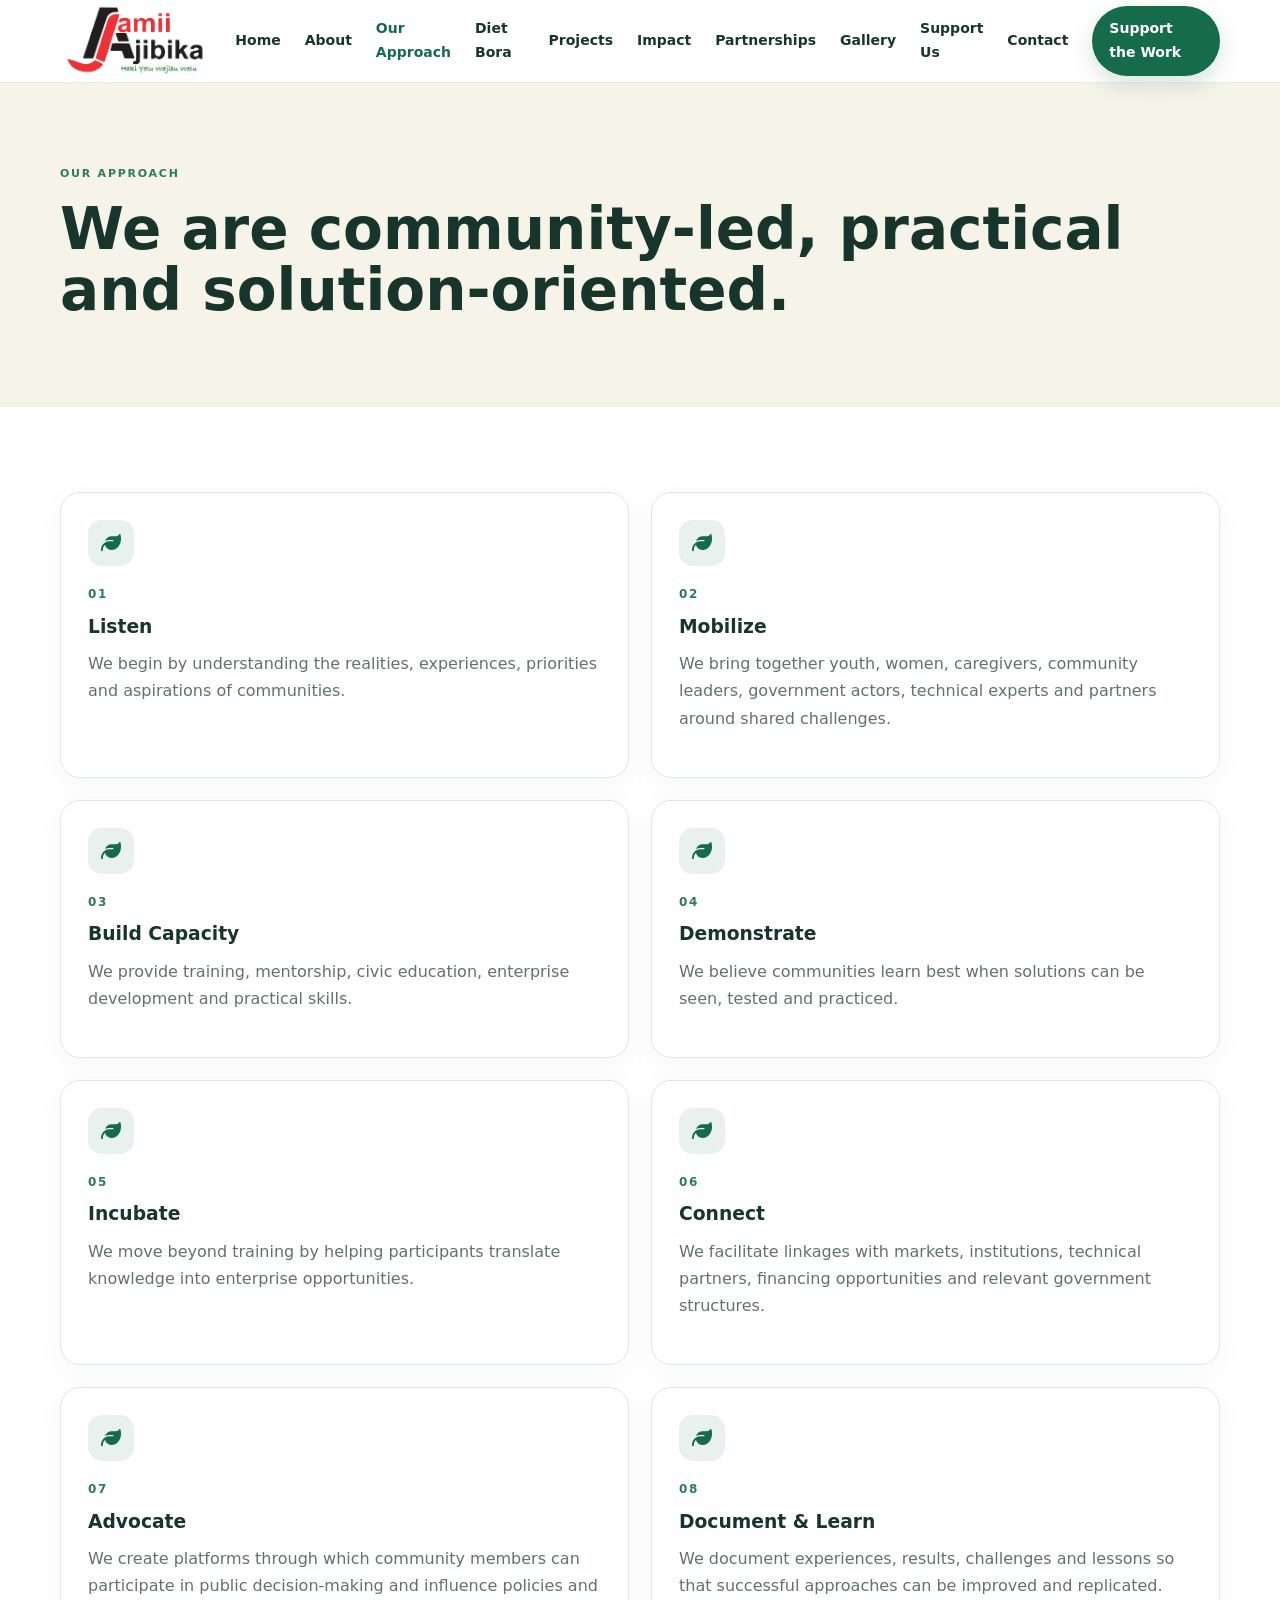
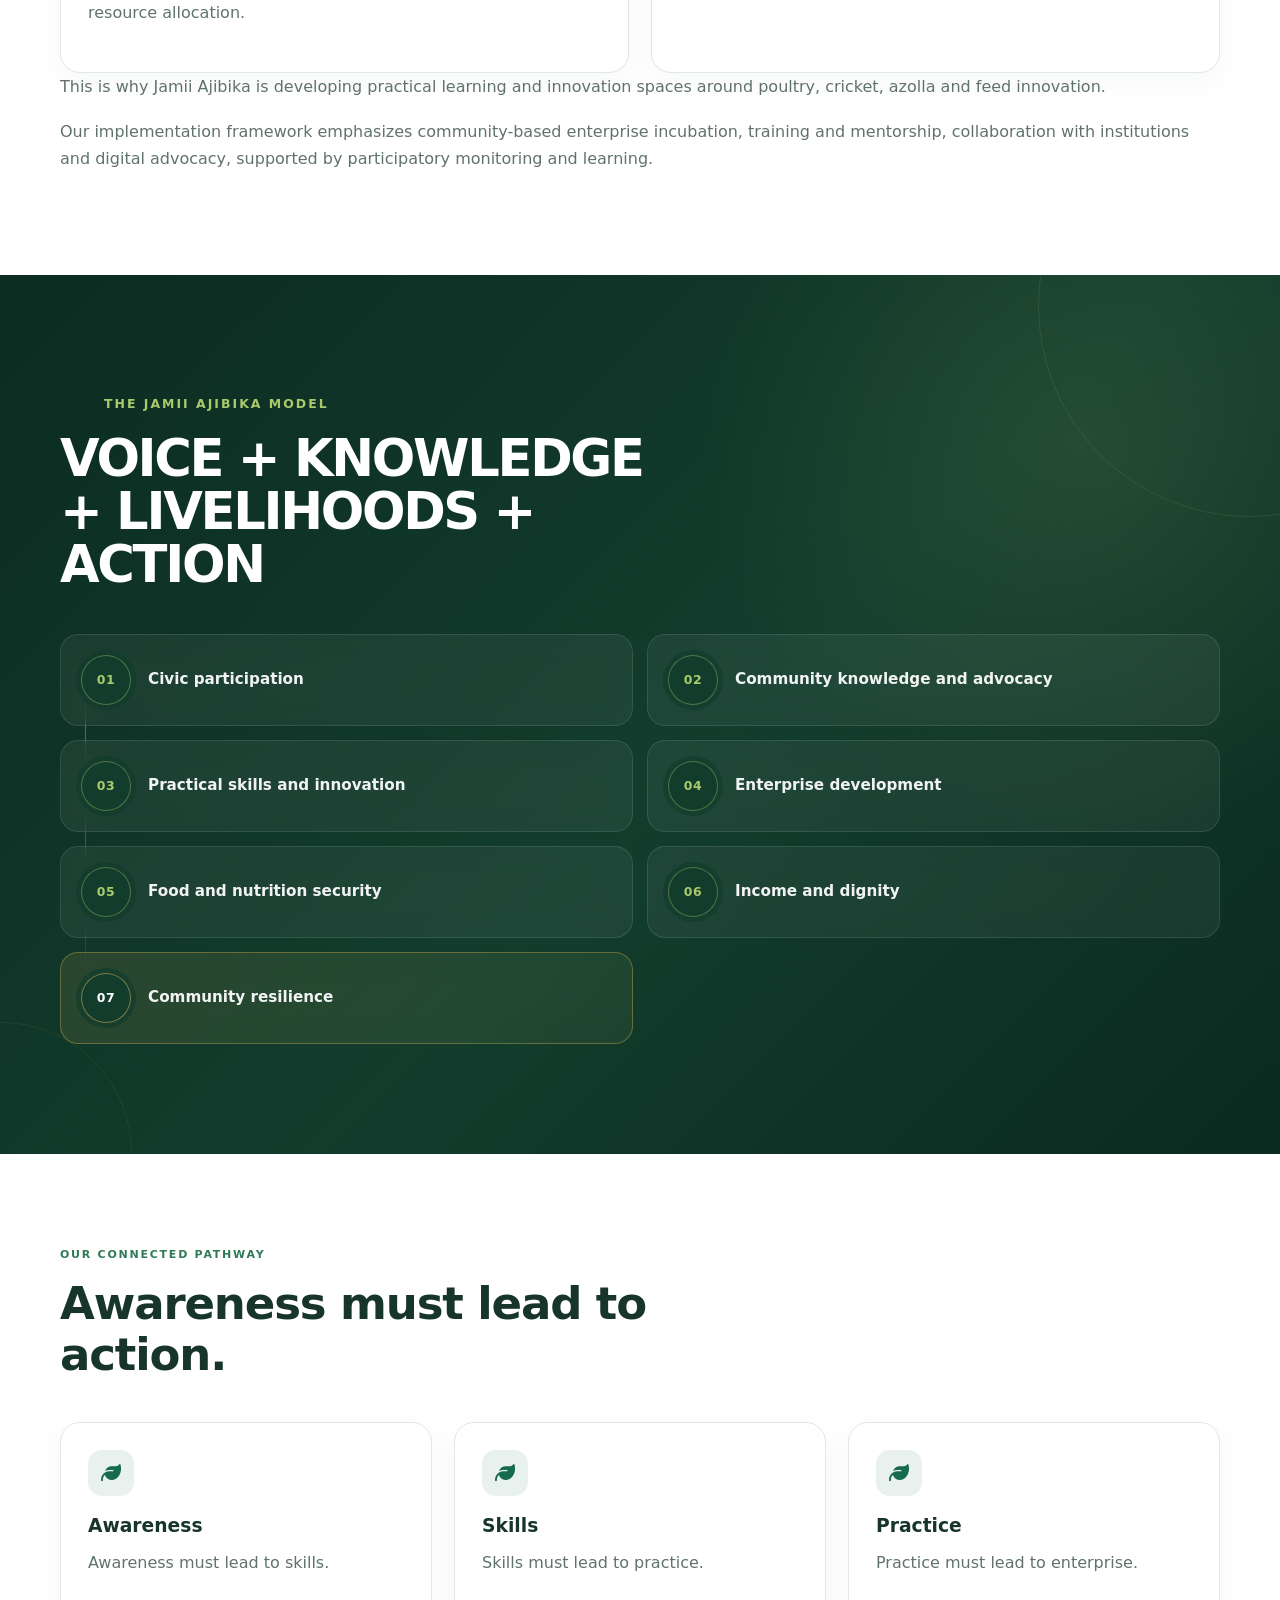
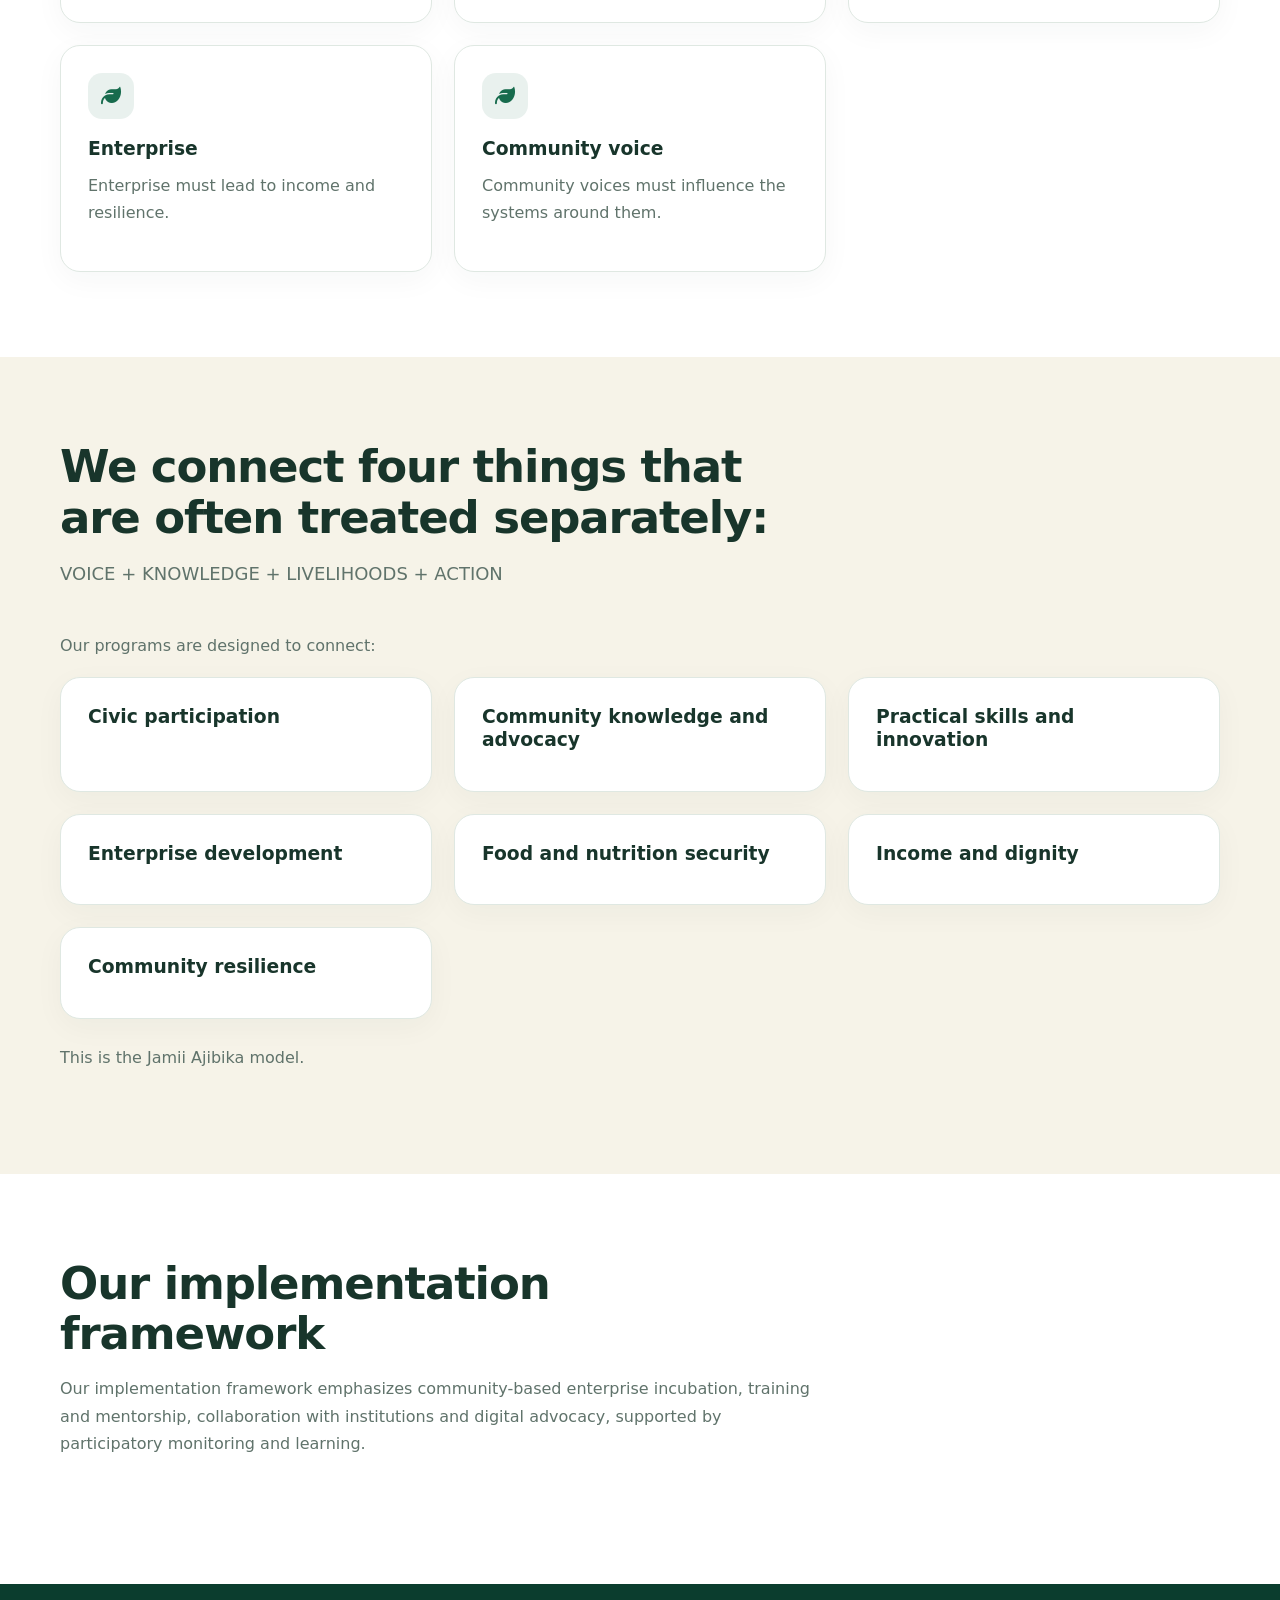
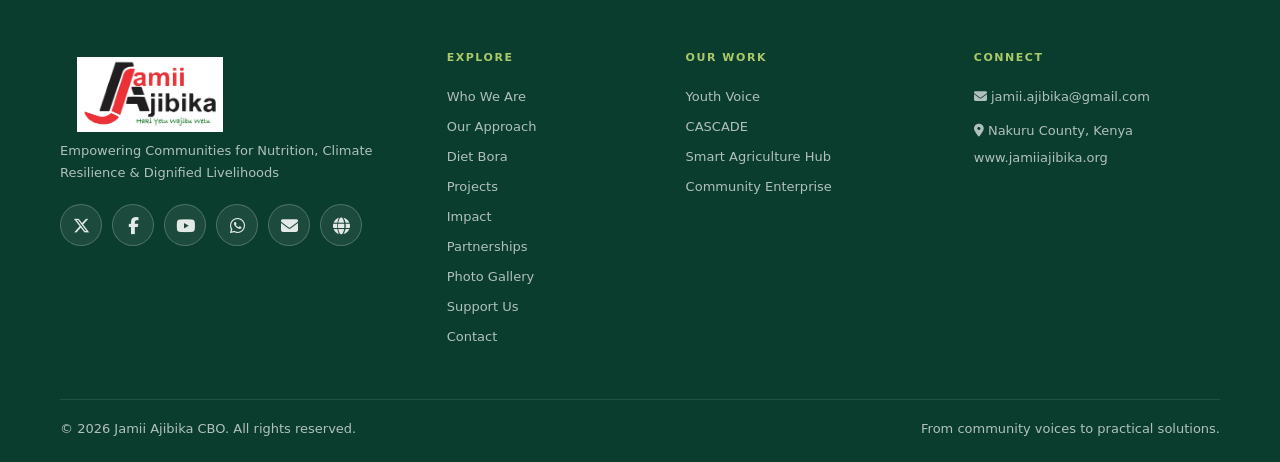
<file: approach.html>
<!doctype html>
<html lang="en">

<head>

    <meta charset="UTF-8">

    <meta
        name="viewport"
        content="width=device-width, initial-scale=1.0">

    <title>
        Our Approach | Jamii Ajibika CBO
    </title>

    <meta
        name="description"
        content="Empowering Communities for Nutrition, Climate Resilience & Dignified Livelihoods.">
<link rel="icon" type="image/jpeg" href="logo.jpeg">
    <link
        rel="stylesheet"
        href="https://cdnjs.cloudflare.com/ajax/libs/font-awesome/6.5.2/css/all.min.css">

    <link
        rel="stylesheet"
        href="site.css">

</head>


<body>


    <!-- =========================================================
         HEADER
    ========================================================== -->

    <header class="site-header">

        <div class="container nav-wrap">

            <a
                class="brand"
                href="index.html"
                aria-label="Jamii Ajibika home">

                <img
                    class="brand-logo"
                    src="logo.jpeg"
                    alt="Jamii Ajibika CBO logo">

            </a>


            <button
                class="menu-btn"
                id="menuToggle"
                aria-label="Open navigation"
                aria-expanded="false">

                <i class="fa-solid fa-bars"></i>

            </button>


            <nav
                class="nav"
                id="mainNav">

                <a href="index.html">
                    Home
                </a>

                <a href="about.html">
                    About
                </a>

                <a
                    class="active"
                    href="approach.html">

                    Our Approach

                </a>

                <a href="diet-bora.html">
                    Diet Bora
                </a>

                <a href="projects.html">
                    Projects
                </a>

                <a href="impact.html">
                    Impact
                </a>

                <a href="partnerships.html">
                    Partnerships
                </a>

                <a href="gallery.html">
                    Gallery
                </a>

                <a href="support.html">
                    Support Us
                </a>

                <a href="contact.html">
                    Contact
                </a>

                <a
                    class="nav-cta"
                    href="support.html">

                    Support the Work

                </a>

            </nav>

        </div>

    </header>



    <!-- =========================================================
         MAIN CONTENT
    ========================================================== -->

    <main>


        <!-- =====================================================
             PAGE TITLE
        ====================================================== -->

        <section class="page-title">

            <div class="container">

                <span
                    class="eyebrow"
                    style="color:var(--leaf)">

                    OUR APPROACH

                </span>


                <h1>
                    We are community-led, practical and
                    solution-oriented.
                </h1>

            </div>

        </section>



        <!-- =====================================================
             OUR APPROACH STEPS
        ====================================================== -->

        <section class="section">

            <div class="container">

                <div class="grid grid-2">


                    <!-- 01 -->

                    <article class="card">

                        <div class="icon">
                            <i class="fa-solid fa-leaf"></i>
                        </div>

                        <div class="number">
                            01
                        </div>

                        <h3>
                            Listen
                        </h3>

                        <p>
                            We begin by understanding the realities,
                            experiences, priorities and aspirations
                            of communities.
                        </p>

                    </article>


                    <!-- 02 -->

                    <article class="card">

                        <div class="icon">
                            <i class="fa-solid fa-leaf"></i>
                        </div>

                        <div class="number">
                            02
                        </div>

                        <h3>
                            Mobilize
                        </h3>

                        <p>
                            We bring together youth, women, caregivers,
                            community leaders, government actors,
                            technical experts and partners around
                            shared challenges.
                        </p>

                    </article>


                    <!-- 03 -->

                    <article class="card">

                        <div class="icon">
                            <i class="fa-solid fa-leaf"></i>
                        </div>

                        <div class="number">
                            03
                        </div>

                        <h3>
                            Build Capacity
                        </h3>

                        <p>
                            We provide training, mentorship, civic
                            education, enterprise development and
                            practical skills.
                        </p>

                    </article>


                    <!-- 04 -->

                    <article class="card">

                        <div class="icon">
                            <i class="fa-solid fa-leaf"></i>
                        </div>

                        <div class="number">
                            04
                        </div>

                        <h3>
                            Demonstrate
                        </h3>

                        <p>
                            We believe communities learn best when
                            solutions can be seen, tested and practiced.
                        </p>

                    </article>


                    <!-- 05 -->

                    <article class="card">

                        <div class="icon">
                            <i class="fa-solid fa-leaf"></i>
                        </div>

                        <div class="number">
                            05
                        </div>

                        <h3>
                            Incubate
                        </h3>

                        <p>
                            We move beyond training by helping
                            participants translate knowledge into
                            enterprise opportunities.
                        </p>

                    </article>


                    <!-- 06 -->

                    <article class="card">

                        <div class="icon">
                            <i class="fa-solid fa-leaf"></i>
                        </div>

                        <div class="number">
                            06
                        </div>

                        <h3>
                            Connect
                        </h3>

                        <p>
                            We facilitate linkages with markets,
                            institutions, technical partners,
                            financing opportunities and relevant
                            government structures.
                        </p>

                    </article>


                    <!-- 07 -->

                    <article class="card">

                        <div class="icon">
                            <i class="fa-solid fa-leaf"></i>
                        </div>

                        <div class="number">
                            07
                        </div>

                        <h3>
                            Advocate
                        </h3>

                        <p>
                            We create platforms through which community
                            members can participate in public
                            decision-making and influence policies and
                            resource allocation.
                        </p>

                    </article>


                    <!-- 08 -->

                    <article class="card">

                        <div class="icon">
                            <i class="fa-solid fa-leaf"></i>
                        </div>

                        <div class="number">
                            08
                        </div>

                        <h3>
                            Document &amp; Learn
                        </h3>

                        <p>
                            We document experiences, results, challenges
                            and lessons so that successful approaches
                            can be improved and replicated.
                        </p>

                    </article>

                </div>


                <p>
                    This is why Jamii Ajibika is developing practical
                    learning and innovation spaces around poultry,
                    cricket, azolla and feed innovation.
                </p>


                <p>
                    Our implementation framework emphasizes
                    community-based enterprise incubation, training
                    and mentorship, collaboration with institutions
                    and digital advocacy, supported by participatory
                    monitoring and learning.
                </p>

            </div>

        </section>



        <!-- =====================================================
             JAMII AJIBIKA MODEL
        ====================================================== -->

        <section class="section dark">

            <div class="container">

                <div class="section-head">

                    <span class="eyebrow">
                        THE JAMII AJIBIKA MODEL
                    </span>

                    <h2>
                        VOICE + KNOWLEDGE + LIVELIHOODS + ACTION
                    </h2>

                </div>


                <div class="flow">


                    <div class="flow-item">

                        <div class="num">
                            01
                        </div>

                        <strong>
                            Civic participation
                        </strong>

                    </div>


                    <div class="flow-item">

                        <div class="num">
                            02
                        </div>

                        <strong>
                            Community knowledge and advocacy
                        </strong>

                    </div>


                    <div class="flow-item">

                        <div class="num">
                            03
                        </div>

                        <strong>
                            Practical skills and innovation
                        </strong>

                    </div>


                    <div class="flow-item">

                        <div class="num">
                            04
                        </div>

                        <strong>
                            Enterprise development
                        </strong>

                    </div>


                    <div class="flow-item">

                        <div class="num">
                            05
                        </div>

                        <strong>
                            Food and nutrition security
                        </strong>

                    </div>


                    <div class="flow-item">

                        <div class="num">
                            06
                        </div>

                        <strong>
                            Income and dignity
                        </strong>

                    </div>


                    <div class="flow-item">

                        <div class="num">
                            07
                        </div>

                        <strong>
                            Community resilience
                        </strong>

                    </div>

                </div>

            </div>

        </section>



        <!-- =====================================================
             CONNECTED PATHWAY
        ====================================================== -->

        <section class="section">

            <div class="container">

                <div class="section-head">

                    <span
                        class="eyebrow"
                        style="color:var(--leaf)">

                        OUR CONNECTED PATHWAY

                    </span>

                    <h2>
                        Awareness must lead to action.
                    </h2>

                </div>


                <div class="grid grid-3">


                    <article class="card">

                        <div class="icon">
                            <i class="fa-solid fa-leaf"></i>
                        </div>

                        <h3>
                            Awareness
                        </h3>

                        <p>
                            Awareness must lead to skills.
                        </p>

                    </article>


                    <article class="card">

                        <div class="icon">
                            <i class="fa-solid fa-leaf"></i>
                        </div>

                        <h3>
                            Skills
                        </h3>

                        <p>
                            Skills must lead to practice.
                        </p>

                    </article>


                    <article class="card">

                        <div class="icon">
                            <i class="fa-solid fa-leaf"></i>
                        </div>

                        <h3>
                            Practice
                        </h3>

                        <p>
                            Practice must lead to enterprise.
                        </p>

                    </article>


                    <article class="card">

                        <div class="icon">
                            <i class="fa-solid fa-leaf"></i>
                        </div>

                        <h3>
                            Enterprise
                        </h3>

                        <p>
                            Enterprise must lead to income and
                            resilience.
                        </p>

                    </article>


                    <article class="card">

                        <div class="icon">
                            <i class="fa-solid fa-leaf"></i>
                        </div>

                        <h3>
                            Community voice
                        </h3>

                        <p>
                            Community voices must influence the
                            systems around them.
                        </p>

                    </article>

                </div>

            </div>

        </section>



        <!-- =====================================================
             FOUR CONNECTED ELEMENTS
        ====================================================== -->

        <section class="section alt">

            <div class="container">

                <div class="section-head">

                    <h2>
                        We connect four things that are often
                        treated separately:
                    </h2>

                    <p class="lead">
                        VOICE + KNOWLEDGE + LIVELIHOODS + ACTION
                    </p>

                </div>


                <p>
                    Our programs are designed to connect:
                </p>


                <div class="grid grid-3">


                    <article class="card">
                        <h3>
                            Civic participation
                        </h3>
                    </article>


                    <article class="card">
                        <h3>
                            Community knowledge and advocacy
                        </h3>
                    </article>


                    <article class="card">
                        <h3>
                            Practical skills and innovation
                        </h3>
                    </article>


                    <article class="card">
                        <h3>
                            Enterprise development
                        </h3>
                    </article>


                    <article class="card">
                        <h3>
                            Food and nutrition security
                        </h3>
                    </article>


                    <article class="card">
                        <h3>
                            Income and dignity
                        </h3>
                    </article>


                    <article class="card">
                        <h3>
                            Community resilience
                        </h3>
                    </article>

                </div>


                <p style="margin-top:25px">
                    This is the Jamii Ajibika model.
                </p>

            </div>

        </section>



        <!-- =====================================================
             IMPLEMENTATION FRAMEWORK
        ====================================================== -->

        <section class="section">

            <div class="container">

                <div class="section-head">

                    <h2>
                        Our implementation framework
                    </h2>

                    <p>
                        Our implementation framework emphasizes
                        community-based enterprise incubation,
                        training and mentorship, collaboration
                        with institutions and digital advocacy,
                        supported by participatory monitoring
                        and learning.
                    </p>

                </div>

            </div>

        </section>

    </main>



    <!-- =========================================================
         FOOTER
    ========================================================== -->

    <footer class="footer">

        <div class="container footer-grid">


            <!-- FOOTER BRAND -->

            <div>

                <a
                    class="brand footer-brand"
                    href="index.html">

                    <img
                        src="logo.jpeg"
                        alt="Jamii Ajibika CBO logo">

                </a>


                <p>
                    Empowering Communities for Nutrition,
                    Climate Resilience &amp; Dignified Livelihoods
                </p>


                <div
                    class="footer-socials"
                    aria-label="Jamii Ajibika social media">


                    <a
                        href="https://x.com/JamiiAjibikacbo"
                        target="_blank"
                        rel="noopener noreferrer"
                        aria-label="X / Twitter">

                        <i class="fa-brands fa-x-twitter"></i>

                    </a>


                    <a
                        href="https://www.facebook.com/AjibikaJamii"
                        target="_blank"
                        rel="noopener noreferrer"
                        aria-label="Facebook">

                        <i class="fa-brands fa-facebook-f"></i>

                    </a>


                    <a
                        href="https://www.youtube.com/@ajibikaEducatetv"
                        target="_blank"
                        rel="noopener noreferrer"
                        aria-label="YouTube">

                        <i class="fa-brands fa-youtube"></i>

                    </a>


                    <a
                        class="whatsapp"
                        href="https://wa.me/254755654960"
                        target="_blank"
                        rel="noopener noreferrer"
                        aria-label="WhatsApp">

                        <i class="fa-brands fa-whatsapp"></i>

                    </a>


                    <a
                        class="email"
                        href="mailto:jamii.ajibika@gmail.com"
                        aria-label="Email">

                        <i class="fa-solid fa-envelope"></i>

                    </a>


                    <a
                        class="website"
                        href="https://www.jamiiajibika.org"
                        target="_blank"
                        rel="noopener noreferrer"
                        aria-label="Website">

                        <i class="fa-solid fa-globe"></i>

                    </a>

                </div>

            </div>



            <!-- EXPLORE -->

            <div>

                <h4>
                    Explore
                </h4>


                <a href="about.html">
                    Who We Are
                </a>

                <a href="approach.html">
                    Our Approach
                </a>

                <a href="diet-bora.html">
                    Diet Bora
                </a>

                <a href="projects.html">
                    Projects
                </a>

                <a href="impact.html">
                    Impact
                </a>

                <a href="partnerships.html">
                    Partnerships
                </a>

                <a href="gallery.html">
                    Photo Gallery
                </a>

                <a href="support.html">
                    Support Us
                </a>

                <a href="contact.html">
                    Contact
                </a>

            </div>



            <!-- OUR WORK -->

            <div>

                <h4>
                    Our Work
                </h4>


                <a href="projects.html#youth-voice">
                    Youth Voice
                </a>

                <a href="projects.html#cascade">
                    CASCADE
                </a>

                <a href="projects.html#hub">
                    Smart Agriculture Hub
                </a>

                <a href="projects.html#community-enterprise">
                    Community Enterprise
                </a>

            </div>



            <!-- CONNECT -->

            <div>

                <h4>
                    Connect
                </h4>


                <a href="mailto:jamii.ajibika@gmail.com">

                    <i class="fa-solid fa-envelope"></i>

                    jamii.ajibika@gmail.com

                </a>


                <span>

                    <i class="fa-solid fa-location-dot"></i>

                    Nakuru County, Kenya

                </span>


                <span>
                    www.jamiiajibika.org
                </span>

            </div>

        </div>



        <!-- FOOTER BOTTOM -->

        <div class="container footer-bottom">

            <span>
                © 2026 Jamii Ajibika CBO. All rights reserved.
            </span>

            <span>
                From community voices to practical solutions.
            </span>

        </div>

    </footer>



    <!-- =========================================================
         JAVASCRIPT
    ========================================================== -->

    <script src="script.js"></script>

</body>

</html>
</file>
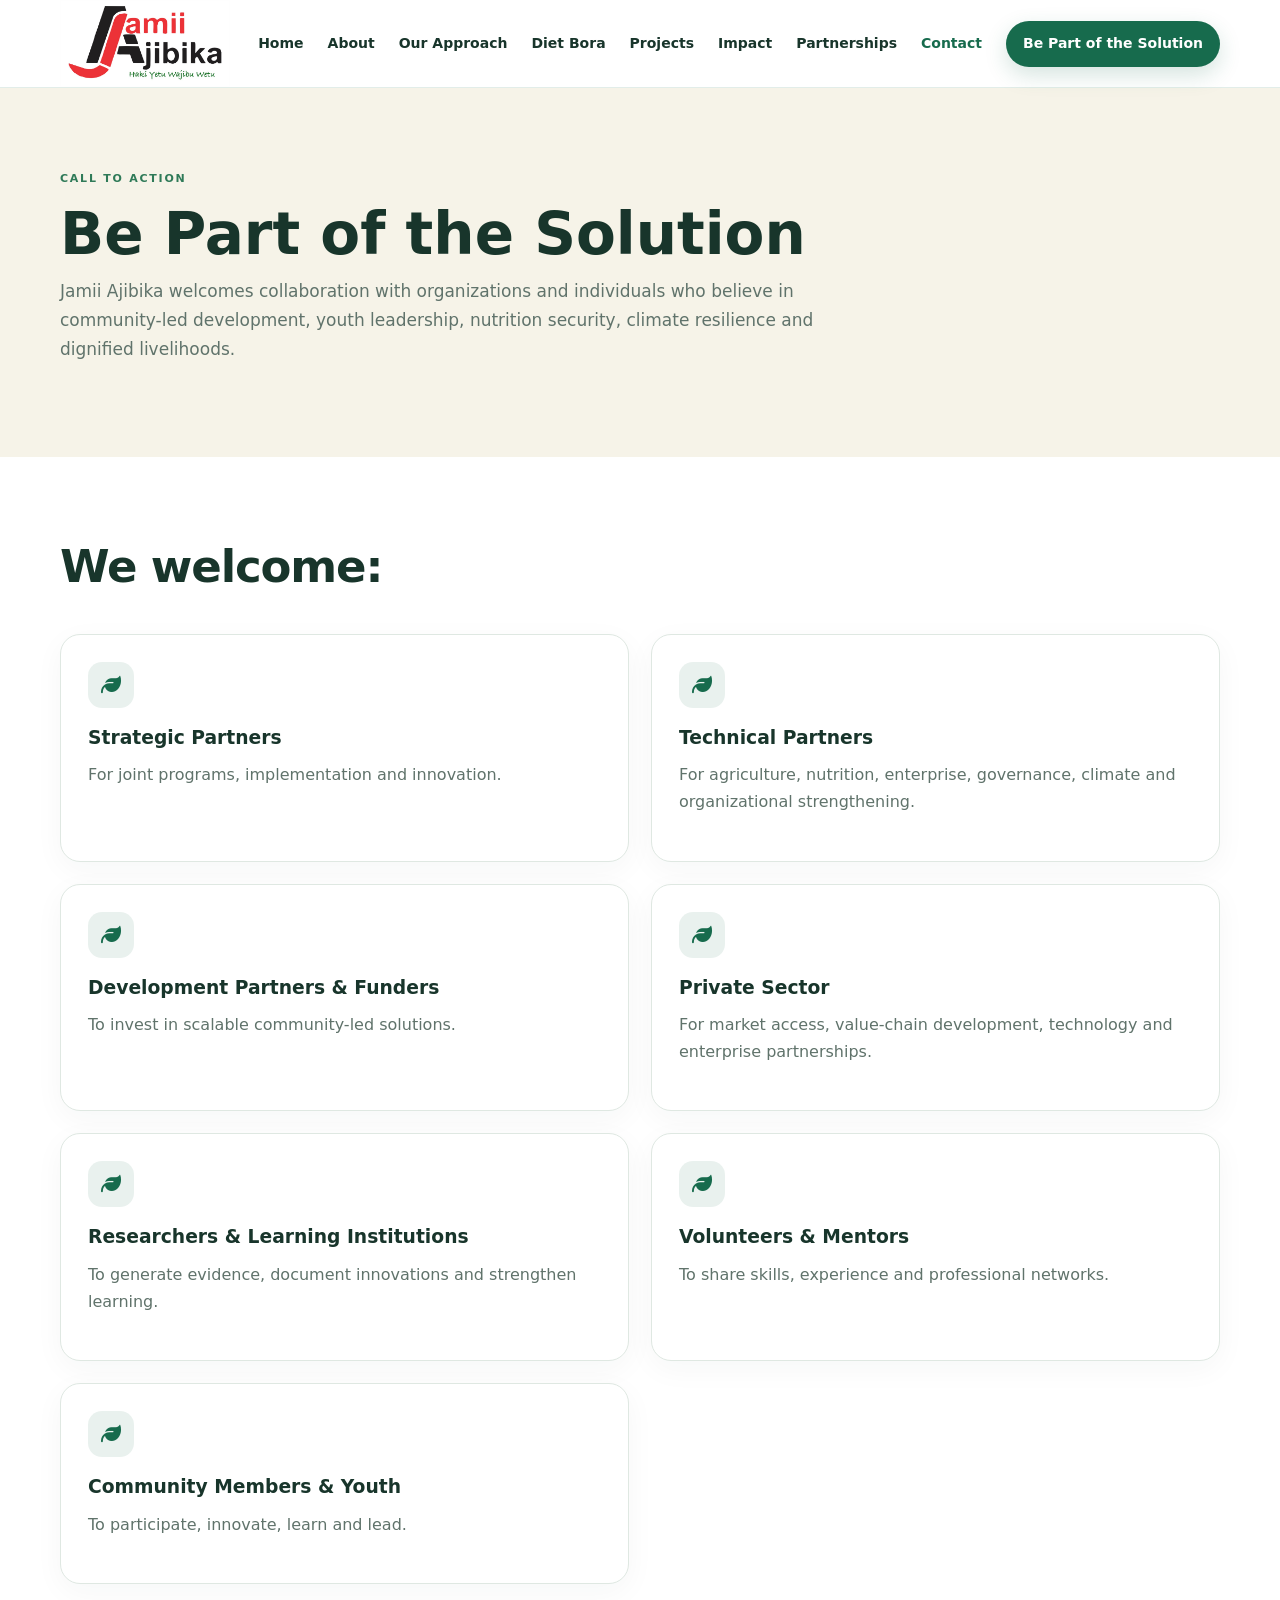
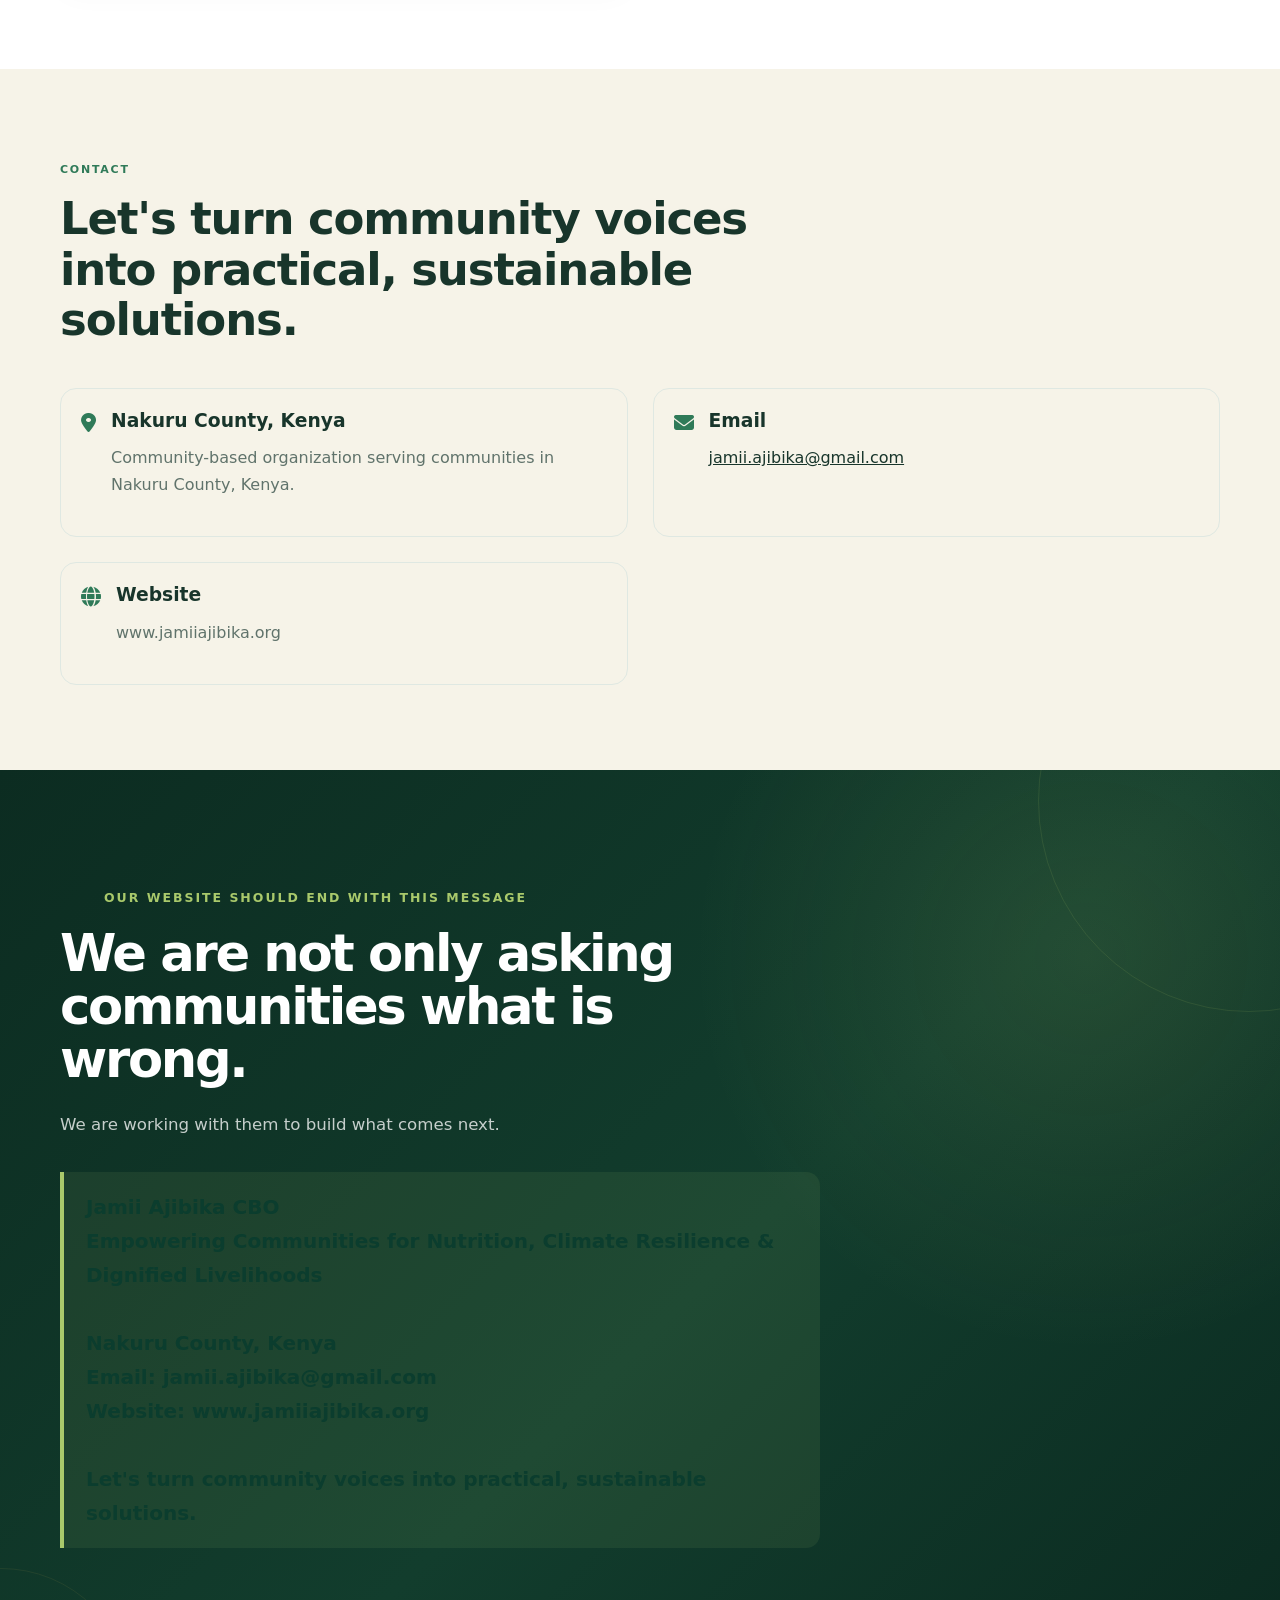
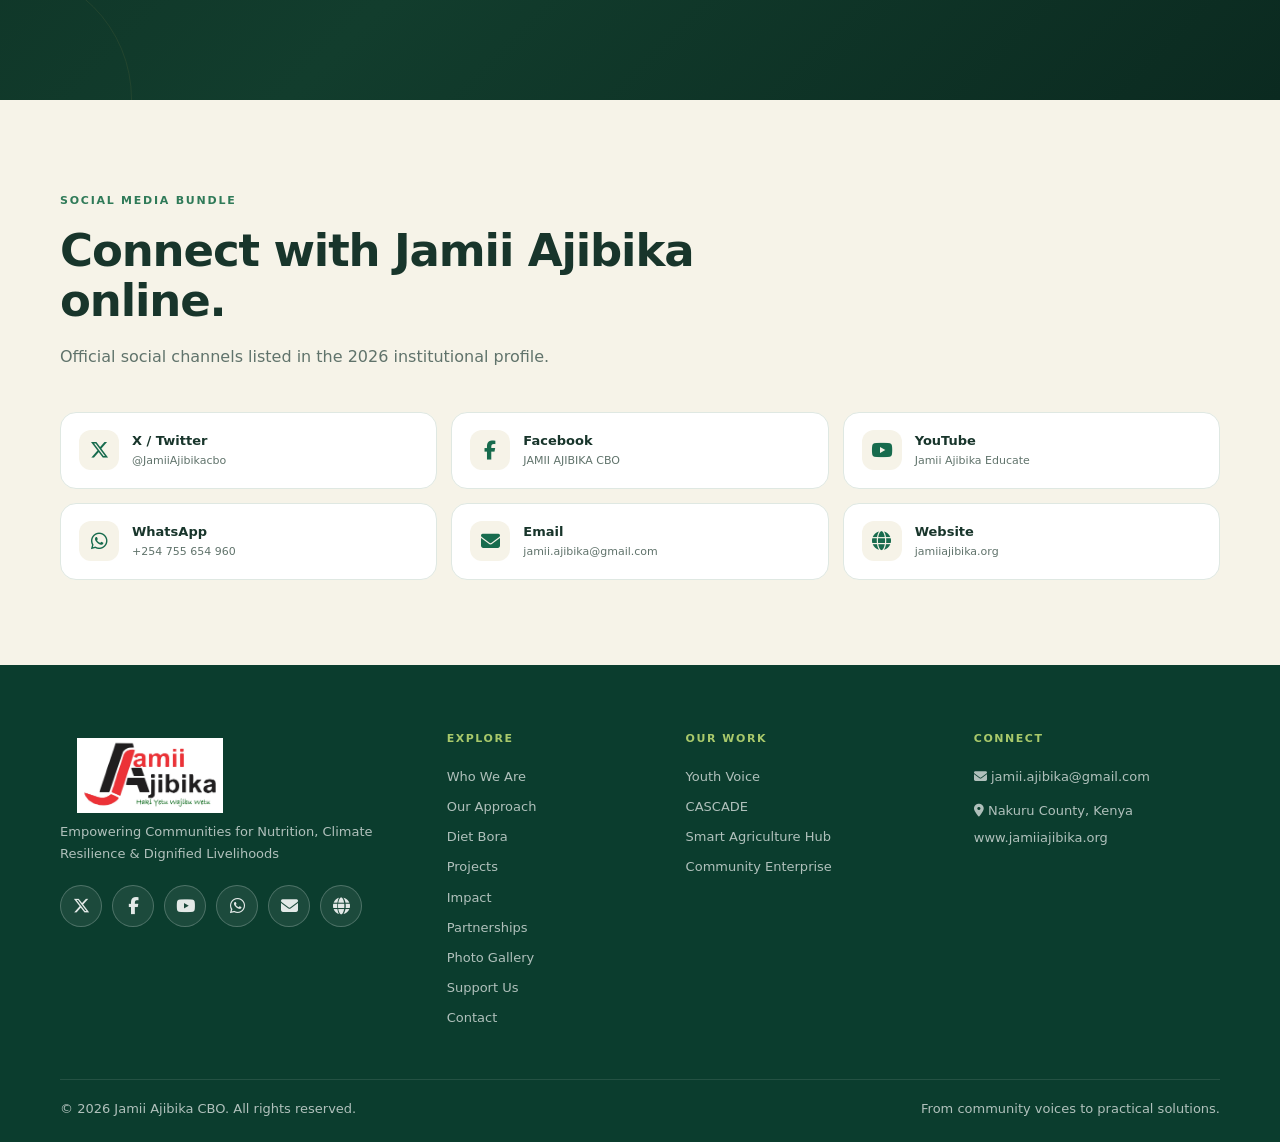
<file: contact.html>
<!doctype html>
<html lang="en">

<head>

    <meta charset="UTF-8">

    <meta name="viewport" content="width=device-width, initial-scale=1.0">

    <title>Contact | Jamii Ajibika CBO</title>

    <meta
        name="description"
        content="Empowering Communities for Nutrition, Climate Resilience & Dignified Livelihoods."
    >

    <!-- FAVICON -->
    <link
        rel="icon"
        type="image/jpeg"
        href="logo.jpeg"
    >

    <!-- FONT AWESOME -->
    <link
        rel="stylesheet"
        href="https://cdnjs.cloudflare.com/ajax/libs/font-awesome/6.5.2/css/all.min.css"
    >

    <!-- MAIN CSS -->
    <link
        rel="stylesheet"
        href="site.css"
    >

</head>


<body>


    <!-- =========================================================
         HEADER
    ========================================================== -->

    <header class="site-header">

        <div class="container nav-wrap">


            <!-- LOGO -->

            <a
                class="brand"
                href="index.html"
                aria-label="Jamii Ajibika home"
            >

                <img
                    class="brand-logo"
                    src="logo.jpeg"
                    alt="Jamii Ajibika CBO logo"
                >

            </a>


            <!-- MOBILE MENU BUTTON -->

            <button
                class="menu-btn"
                id="menuToggle"
                aria-label="Open navigation"
                aria-expanded="false"
            >

                <i class="fa-solid fa-bars"></i>

            </button>


            <!-- NAVIGATION -->

            <nav
                class="nav"
                id="mainNav"
            >

                <a href="index.html">
                    Home
                </a>

                <a href="about.html">
                    About
                </a>

                <a href="approach.html">
                    Our Approach
                </a>

                <a href="diet-bora.html">
                    Diet Bora
                </a>

                <a href="projects.html">
                    Projects
                </a>

                <a href="impact.html">
                    Impact
                </a>

                <a href="partnerships.html">
                    Partnerships
                </a>

                <a
                    class="active"
                    href="contact.html"
                >
                    Contact
                </a>

                <a
                    class="nav-cta"
                    href="contact.html"
                >
                    Be Part of the Solution
                </a>

            </nav>

        </div>

    </header>



    <!-- =========================================================
         MAIN CONTENT
    ========================================================== -->

    <main>


        <!-- =====================================================
             PAGE TITLE
        ====================================================== -->

        <section class="page-title">

            <div class="container">


                <span
                    class="eyebrow"
                    style="color:var(--leaf)"
                >
                    CALL TO ACTION
                </span>


                <h1>
                    Be Part of the Solution
                </h1>


                <p class="lead">

                    Jamii Ajibika welcomes collaboration with
                    organizations and individuals who believe in
                    community-led development, youth leadership,
                    nutrition security, climate resilience and
                    dignified livelihoods.

                </p>

            </div>

        </section>



        <!-- =====================================================
             WE WELCOME
        ====================================================== -->

        <section class="section">

            <div class="container">


                <div class="section-head">

                    <h2>
                        We welcome:
                    </h2>

                </div>


                <div class="grid grid-2">


                    <!-- STRATEGIC PARTNERS -->

                    <article class="card">

                        <div class="icon">

                            <i class="fa-solid fa-leaf"></i>

                        </div>

                        <h3>
                            Strategic Partners
                        </h3>

                        <p>
                            For joint programs, implementation
                            and innovation.
                        </p>

                    </article>



                    <!-- TECHNICAL PARTNERS -->

                    <article class="card">

                        <div class="icon">

                            <i class="fa-solid fa-leaf"></i>

                        </div>

                        <h3>
                            Technical Partners
                        </h3>

                        <p>
                            For agriculture, nutrition, enterprise,
                            governance, climate and organizational
                            strengthening.
                        </p>

                    </article>



                    <!-- DEVELOPMENT PARTNERS -->

                    <article class="card">

                        <div class="icon">

                            <i class="fa-solid fa-leaf"></i>

                        </div>

                        <h3>
                            Development Partners &amp; Funders
                        </h3>

                        <p>
                            To invest in scalable community-led
                            solutions.
                        </p>

                    </article>



                    <!-- PRIVATE SECTOR -->

                    <article class="card">

                        <div class="icon">

                            <i class="fa-solid fa-leaf"></i>

                        </div>

                        <h3>
                            Private Sector
                        </h3>

                        <p>
                            For market access, value-chain development,
                            technology and enterprise partnerships.
                        </p>

                    </article>



                    <!-- RESEARCHERS -->

                    <article class="card">

                        <div class="icon">

                            <i class="fa-solid fa-leaf"></i>

                        </div>

                        <h3>
                            Researchers &amp; Learning Institutions
                        </h3>

                        <p>
                            To generate evidence, document innovations
                            and strengthen learning.
                        </p>

                    </article>



                    <!-- VOLUNTEERS -->

                    <article class="card">

                        <div class="icon">

                            <i class="fa-solid fa-leaf"></i>

                        </div>

                        <h3>
                            Volunteers &amp; Mentors
                        </h3>

                        <p>
                            To share skills, experience and
                            professional networks.
                        </p>

                    </article>



                    <!-- COMMUNITY MEMBERS -->

                    <article class="card">

                        <div class="icon">

                            <i class="fa-solid fa-leaf"></i>

                        </div>

                        <h3>
                            Community Members &amp; Youth
                        </h3>

                        <p>
                            To participate, innovate, learn and lead.
                        </p>

                    </article>


                </div>

            </div>

        </section>



        <!-- =====================================================
             CONTACT INFORMATION
        ====================================================== -->

        <section class="section alt">

            <div class="container">


                <div class="section-head">

                    <span
                        class="eyebrow"
                        style="color:var(--leaf)"
                    >
                        CONTACT
                    </span>


                    <h2>
                        Let's turn community voices into
                        practical, sustainable solutions.
                    </h2>

                </div>



                <div class="contact-grid">


                    <!-- LOCATION -->

                    <div class="contact-item">

                        <i class="fa-solid fa-location-dot"></i>

                        <div>

                            <h3>
                                Nakuru County, Kenya
                            </h3>

                            <p>
                                Community-based organization serving
                                communities in Nakuru County, Kenya.
                            </p>

                        </div>

                    </div>



                    <!-- EMAIL -->

                    <div class="contact-item">

                        <i class="fa-solid fa-envelope"></i>

                        <div>

                            <h3>
                                Email
                            </h3>

                            <a href="mailto:jamii.ajibika@gmail.com">
                                jamii.ajibika@gmail.com
                            </a>

                        </div>

                    </div>



                    <!-- WEBSITE -->

                    <div class="contact-item">

                        <i class="fa-solid fa-globe"></i>

                        <div>

                            <h3>
                                Website
                            </h3>

                            <p>
                                www.jamiiajibika.org
                            </p>

                        </div>

                    </div>


                </div>

            </div>

        </section>



        <!-- =====================================================
             FINAL MESSAGE
        ====================================================== -->

        <section class="section dark">

            <div class="container">


                <div class="section-head">


                    <span class="eyebrow">
                        OUR WEBSITE SHOULD END WITH THIS MESSAGE
                    </span>


                    <h2>
                        We are not only asking communities
                        what is wrong.
                    </h2>


                    <p>
                        We are working with them to build what comes next.
                    </p>



                    <div class="quote">

                        Jamii Ajibika CBO

                        <br>

                        Empowering Communities for Nutrition,
                        Climate Resilience &amp; Dignified Livelihoods

                        <br><br>

                        Nakuru County, Kenya

                        <br>

                        Email:
                        jamii.ajibika@gmail.com

                        <br>

                        Website:
                        www.jamiiajibika.org

                        <br><br>

                        Let's turn community voices into
                        practical, sustainable solutions.

                    </div>


                </div>

            </div>

        </section>



        <!-- =====================================================
             SOCIAL MEDIA
        ====================================================== -->

        <section class="section alt">

            <div class="container">


                <div class="section-head">


                    <span
                        class="eyebrow"
                        style="color:var(--leaf)"
                    >
                        SOCIAL MEDIA BUNDLE
                    </span>


                    <h2>
                        Connect with Jamii Ajibika
                        <span>online.</span>
                    </h2>


                    <p>
                        Official social channels listed in the
                        2026 institutional profile.
                    </p>

                </div>



                <div class="social-bundle">


                    <!-- X -->

                    <a
                        class="social-card"
                        href="https://x.com/JamiiAjibikacbo"
                        target="_blank"
                        rel="noopener noreferrer"
                    >

                        <i class="fa-brands fa-x-twitter"></i>

                        <div>

                            <strong>
                                X / Twitter
                            </strong>

                            <span>
                                @JamiiAjibikacbo
                            </span>

                        </div>

                    </a>



                    <!-- FACEBOOK -->

                    <a
                        class="social-card"
                        href="https://www.facebook.com/AjibikaJamii"
                        target="_blank"
                        rel="noopener noreferrer"
                    >

                        <i class="fa-brands fa-facebook-f"></i>

                        <div>

                            <strong>
                                Facebook
                            </strong>

                            <span>
                                JAMII AJIBIKA CBO
                            </span>

                        </div>

                    </a>



                    <!-- YOUTUBE -->

                    <a
                        class="social-card"
                        href="https://www.youtube.com/@ajibikaEducatetv"
                        target="_blank"
                        rel="noopener noreferrer"
                    >

                        <i class="fa-brands fa-youtube"></i>

                        <div>

                            <strong>
                                YouTube
                            </strong>

                            <span>
                                Jamii Ajibika Educate
                            </span>

                        </div>

                    </a>



                    <!-- WHATSAPP -->

                    <a
                        class="social-card"
                        href="https://wa.me/254755654960"
                        target="_blank"
                        rel="noopener noreferrer"
                    >

                        <i class="fa-brands fa-whatsapp"></i>

                        <div>

                            <strong>
                                WhatsApp
                            </strong>

                            <span>
                                +254 755 654 960
                            </span>

                        </div>

                    </a>



                    <!-- EMAIL -->

                    <a
                        class="social-card"
                        href="mailto:jamii.ajibika@gmail.com"
                    >

                        <i class="fa-solid fa-envelope"></i>

                        <div>

                            <strong>
                                Email
                            </strong>

                            <span>
                                jamii.ajibika@gmail.com
                            </span>

                        </div>

                    </a>



                    <!-- WEBSITE -->

                    <a
                        class="social-card"
                        href="https://www.jamiiajibika.org"
                        target="_blank"
                        rel="noopener noreferrer"
                    >

                        <i class="fa-solid fa-globe"></i>

                        <div>

                            <strong>
                                Website
                            </strong>

                            <span>
                                jamiiajibika.org
                            </span>

                        </div>

                    </a>


                </div>

            </div>

        </section>


    </main>



    <!-- =========================================================
         FOOTER
    ========================================================== -->

    <footer class="footer">

        <div class="container footer-grid">


            <!-- =================================================
                 FOOTER BRAND
            ================================================== -->

            <div>


                <a
                    class="brand footer-brand"
                    href="index.html"
                >

                    <img
                        src="logo.jpeg"
                        alt="Jamii Ajibika CBO logo"
                    >

                </a>


                <p>
                    Empowering Communities for Nutrition,
                    Climate Resilience &amp; Dignified Livelihoods
                </p>



                <!-- FOOTER SOCIAL ICONS -->

                <div
                    class="footer-socials"
                    aria-label="Jamii Ajibika social media"
                >


                    <!-- X -->

                    <a
                        href="https://x.com/JamiiAjibikacbo"
                        target="_blank"
                        rel="noopener noreferrer"
                        aria-label="X / Twitter"
                    >

                        <i class="fa-brands fa-x-twitter"></i>

                    </a>



                    <!-- FACEBOOK -->

                    <a
                        href="https://www.facebook.com/AjibikaJamii"
                        target="_blank"
                        rel="noopener noreferrer"
                        aria-label="Facebook"
                    >

                        <i class="fa-brands fa-facebook-f"></i>

                    </a>



                    <!-- YOUTUBE -->

                    <a
                        href="https://www.youtube.com/@ajibikaEducatetv"
                        target="_blank"
                        rel="noopener noreferrer"
                        aria-label="YouTube"
                    >

                        <i class="fa-brands fa-youtube"></i>

                    </a>



                    <!-- WHATSAPP -->

                    <a
                        class="whatsapp"
                        href="https://wa.me/254755654960"
                        target="_blank"
                        rel="noopener noreferrer"
                        aria-label="WhatsApp"
                    >

                        <i class="fa-brands fa-whatsapp"></i>

                    </a>



                    <!-- EMAIL -->

                    <a
                        class="email"
                        href="mailto:jamii.ajibika@gmail.com"
                        aria-label="Email"
                    >

                        <i class="fa-solid fa-envelope"></i>

                    </a>



                    <!-- WEBSITE -->

                    <a
                        class="website"
                        href="https://www.jamiiajibika.org"
                        target="_blank"
                        rel="noopener noreferrer"
                        aria-label="Website"
                    >

                        <i class="fa-solid fa-globe"></i>

                    </a>


                </div>

            </div>



            <!-- =================================================
                 EXPLORE
            ================================================== -->

            <div>

                <h4>
                    Explore
                </h4>


                <a href="about.html">
                    Who We Are
                </a>

                <a href="approach.html">
                    Our Approach
                </a>

                <a href="diet-bora.html">
                    Diet Bora
                </a>

                <a href="projects.html">
                    Projects
                </a>

                <a href="impact.html">
                    Impact
                </a>

                <a href="partnerships.html">
                    Partnerships
                </a>

                <a href="gallery.html">
                    Photo Gallery
                </a>

                <a href="support.html">
                    Support Us
                </a>

                <a href="contact.html">
                    Contact
                </a>

            </div>



            <!-- =================================================
                 OUR WORK
            ================================================== -->

            <div>

                <h4>
                    Our Work
                </h4>


                <a href="projects.html#youth-voice">
                    Youth Voice
                </a>

                <a href="projects.html#cascade">
                    CASCADE
                </a>

                <a href="projects.html#hub">
                    Smart Agriculture Hub
                </a>

                <a href="projects.html#community-enterprise">
                    Community Enterprise
                </a>

            </div>



            <!-- =================================================
                 CONNECT
            ================================================== -->

            <div>

                <h4>
                    Connect
                </h4>


                <a href="mailto:jamii.ajibika@gmail.com">

                    <i class="fa-solid fa-envelope"></i>

                    jamii.ajibika@gmail.com

                </a>


                <span>

                    <i class="fa-solid fa-location-dot"></i>

                    Nakuru County, Kenya

                </span>


                <span>
                    www.jamiiajibika.org
                </span>

            </div>


        </div>



        <!-- =====================================================
             FOOTER BOTTOM
        ====================================================== -->

        <div class="container footer-bottom">

            <span>
                © 2026 Jamii Ajibika CBO. All rights reserved.
            </span>


            <span>
                From community voices to practical solutions.
            </span>

        </div>

    </footer>



    <!-- =========================================================
         JAVASCRIPT
    ========================================================== -->

    <script src="script.js"></script>


</body>

</html>
</file>
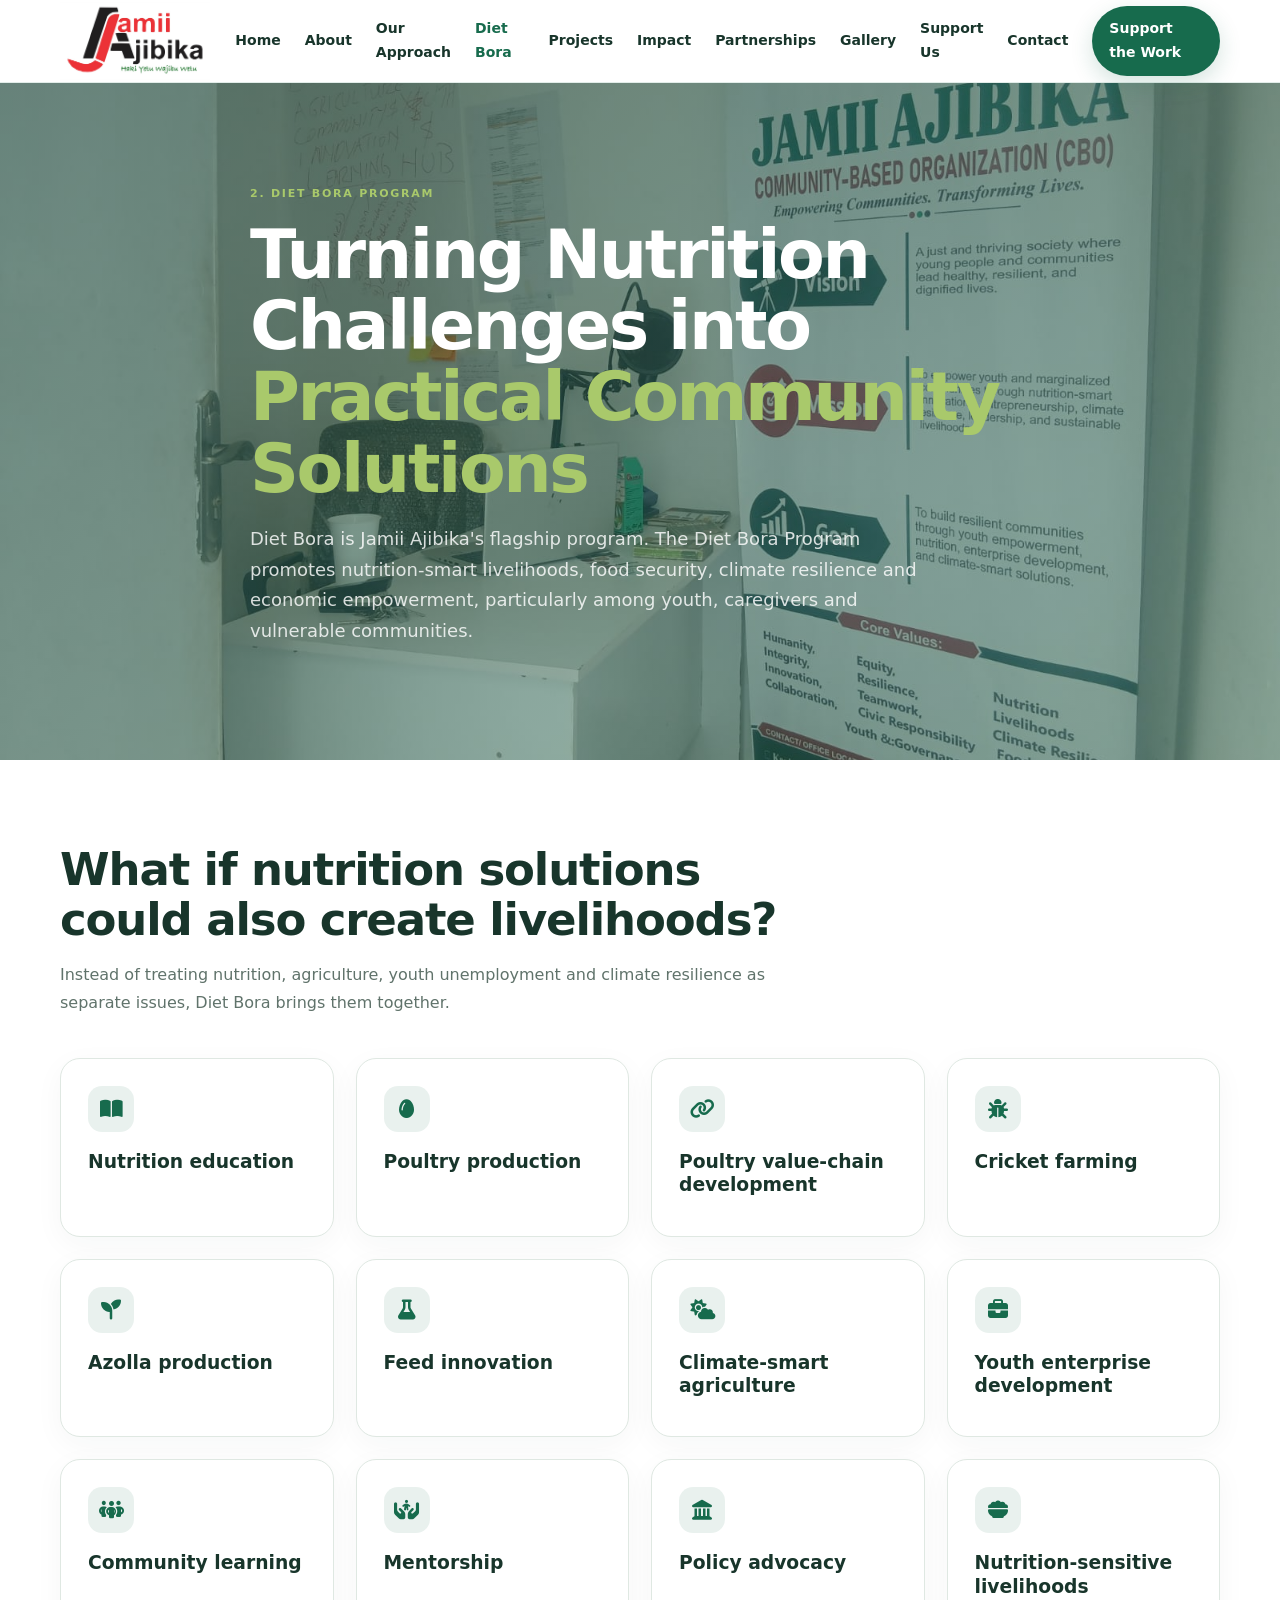
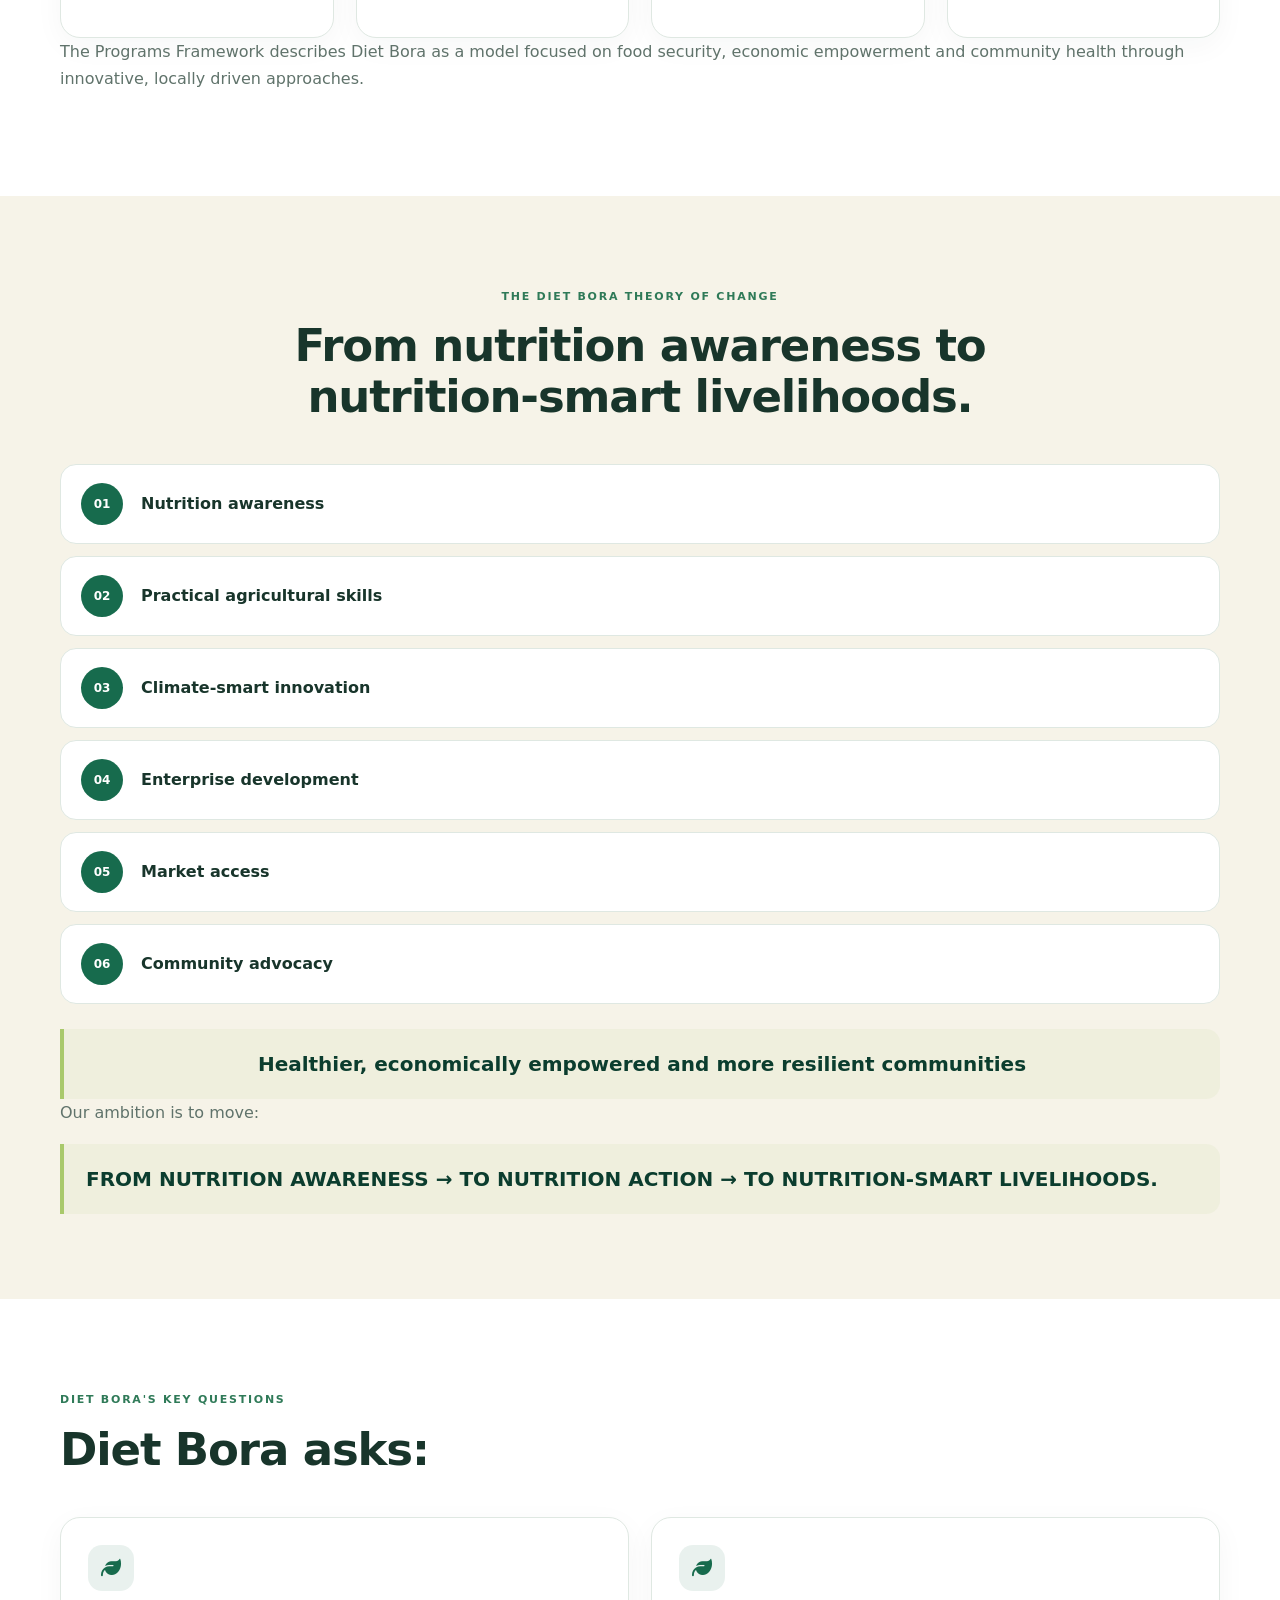
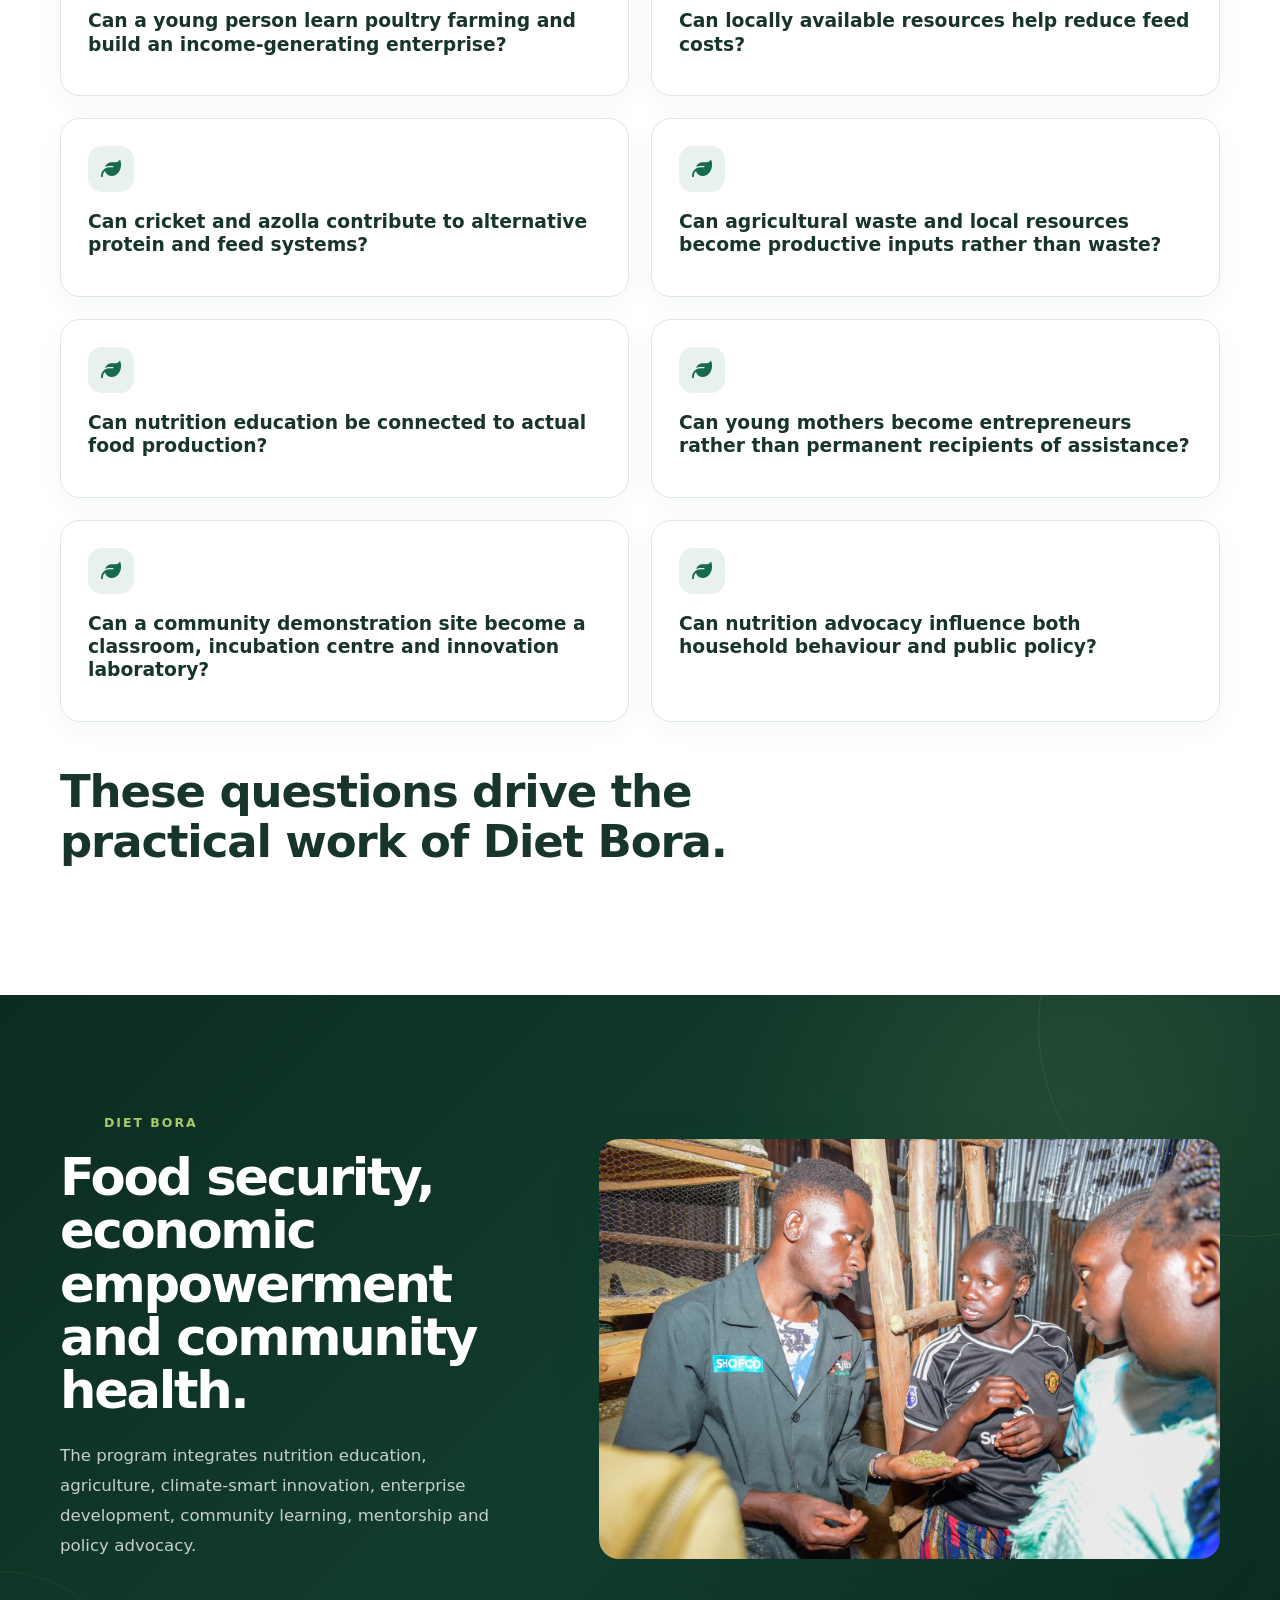
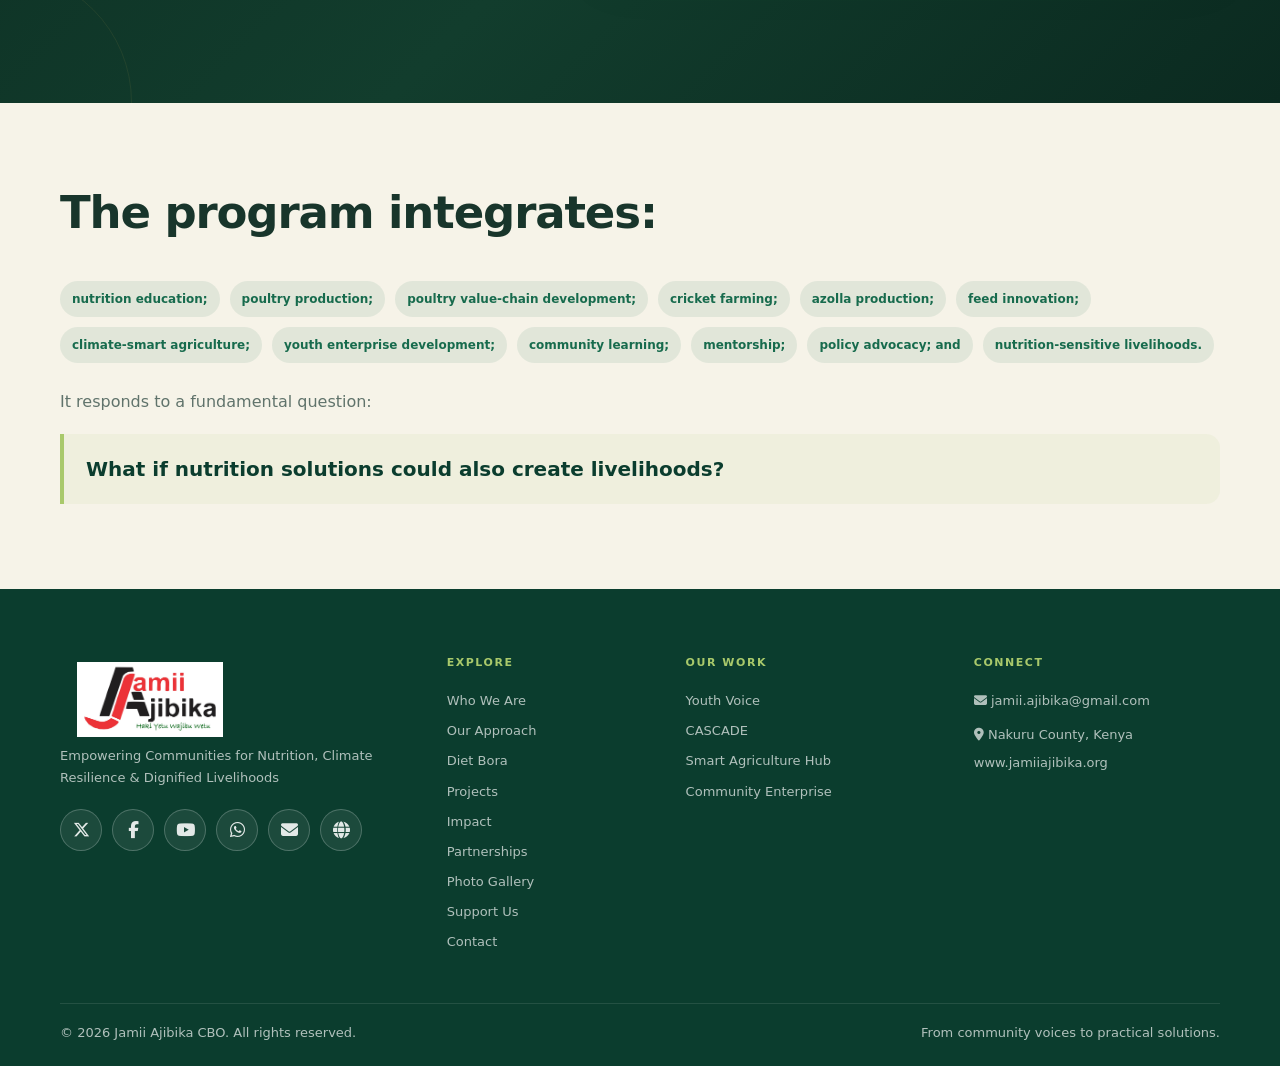
<file: diet-bora.html>
<!doctype html>
<html lang="en">

<head>

    <meta charset="UTF-8">

    <meta
        name="viewport"
        content="width=device-width, initial-scale=1.0"
    >

    <title>
        Diet Bora Program | Jamii Ajibika CBO
    </title>

    <meta
        name="description"
        content="Empowering Communities for Nutrition, Climate Resilience & Dignified Livelihoods."
    >

    <!-- Favicon -->
    <link
        rel="icon"
        type="image/jpeg"
        href="logo.jpeg"
    >

    <!-- Font Awesome -->
    <link
        rel="stylesheet"
        href="https://cdnjs.cloudflare.com/ajax/libs/font-awesome/6.5.2/css/all.min.css"
    >

    <!-- Main CSS -->
    <link
        rel="stylesheet"
        href="site.css"
    >

</head>


<body>


    <!-- =========================================================
         HEADER
    ========================================================== -->

    <header class="site-header">

        <div class="container nav-wrap">

            <!-- Logo -->
            <a
                class="brand"
                href="index.html"
                aria-label="Jamii Ajibika home"
            >

                <img
                    class="brand-logo"
                    src="logo.jpeg"
                    alt="Jamii Ajibika CBO logo"
                >

            </a>


            <!-- Mobile Menu Button -->
            <button
                class="menu-btn"
                id="menuToggle"
                aria-label="Open navigation"
                aria-expanded="false"
            >

                <i class="fa-solid fa-bars"></i>

            </button>


            <!-- Navigation -->
            <nav
                class="nav"
                id="mainNav"
            >

                <a href="index.html">
                    Home
                </a>

                <a href="about.html">
                    About
                </a>

                <a href="approach.html">
                    Our Approach
                </a>

                <a
                    class="active"
                    href="diet-bora.html"
                >
                    Diet Bora
                </a>

                <a href="projects.html">
                    Projects
                </a>

                <a href="impact.html">
                    Impact
                </a>

                <a href="partnerships.html">
                    Partnerships
                </a>

                <a href="gallery.html">
                    Gallery
                </a>

                <a href="support.html">
                    Support Us
                </a>

                <a href="contact.html">
                    Contact
                </a>

                <a
                    class="nav-cta"
                    href="support.html"
                >
                    Support the Work
                </a>

            </nav>

        </div>

    </header>



    <!-- =========================================================
         MAIN CONTENT
    ========================================================== -->

    <main>


        <!-- =====================================================
             HERO
        ====================================================== -->

        <section class="hero">

            <div class="container hero-inner">

                <span class="eyebrow">
                    2. DIET BORA PROGRAM
                </span>

                <h1>
                    Turning Nutrition Challenges into
                    <span>
                        Practical Community Solutions
                    </span>
                </h1>

                <p>
                    Diet Bora is Jamii Ajibika's flagship program.
                    The Diet Bora Program promotes nutrition-smart
                    livelihoods, food security, climate resilience
                    and economic empowerment, particularly among
                    youth, caregivers and vulnerable communities.
                </p>

            </div>

        </section>



        <!-- =====================================================
             WHAT IS DIET BORA?
        ====================================================== -->

        <section class="section">

            <div class="container">

                <div class="section-head">

                    <h2>
                        What if nutrition solutions could also
                        create livelihoods?
                    </h2>

                    <p>
                        Instead of treating nutrition, agriculture,
                        youth unemployment and climate resilience
                        as separate issues, Diet Bora brings them
                        together.
                    </p>

                </div>


                <div class="grid grid-4">


                    <!-- Nutrition Education -->
                    <article class="card">

                        <div class="icon">
                            <i class="fa-solid fa-book-open"></i>
                        </div>

                        <h3>
                            Nutrition education
                        </h3>

                    </article>


                    <!-- Poultry Production -->
                    <article class="card">

                        <div class="icon">
                            <i class="fa-solid fa-egg"></i>
                        </div>

                        <h3>
                            Poultry production
                        </h3>

                    </article>


                    <!-- Poultry Value Chain -->
                    <article class="card">

                        <div class="icon">
                            <i class="fa-solid fa-link"></i>
                        </div>

                        <h3>
                            Poultry value-chain development
                        </h3>

                    </article>


                    <!-- Cricket Farming -->
                    <article class="card">

                        <div class="icon">
                            <i class="fa-solid fa-bug"></i>
                        </div>

                        <h3>
                            Cricket farming
                        </h3>

                    </article>


                    <!-- Azolla -->
                    <article class="card">

                        <div class="icon">
                            <i class="fa-solid fa-seedling"></i>
                        </div>

                        <h3>
                            Azolla production
                        </h3>

                    </article>


                    <!-- Feed Innovation -->
                    <article class="card">

                        <div class="icon">
                            <i class="fa-solid fa-flask"></i>
                        </div>

                        <h3>
                            Feed innovation
                        </h3>

                    </article>


                    <!-- Climate Smart Agriculture -->
                    <article class="card">

                        <div class="icon">
                            <i class="fa-solid fa-cloud-sun"></i>
                        </div>

                        <h3>
                            Climate-smart agriculture
                        </h3>

                    </article>


                    <!-- Youth Enterprise -->
                    <article class="card">

                        <div class="icon">
                            <i class="fa-solid fa-briefcase"></i>
                        </div>

                        <h3>
                            Youth enterprise development
                        </h3>

                    </article>


                    <!-- Community Learning -->
                    <article class="card">

                        <div class="icon">
                            <i class="fa-solid fa-people-group"></i>
                        </div>

                        <h3>
                            Community learning
                        </h3>

                    </article>


                    <!-- Mentorship -->
                    <article class="card">

                        <div class="icon">
                            <i class="fa-solid fa-hands-holding-child"></i>
                        </div>

                        <h3>
                            Mentorship
                        </h3>

                    </article>


                    <!-- Policy Advocacy -->
                    <article class="card">

                        <div class="icon">
                            <i class="fa-solid fa-landmark"></i>
                        </div>

                        <h3>
                            Policy advocacy
                        </h3>

                    </article>


                    <!-- Nutrition Sensitive Livelihoods -->
                    <article class="card">

                        <div class="icon">
                            <i class="fa-solid fa-bowl-food"></i>
                        </div>

                        <h3>
                            Nutrition-sensitive livelihoods
                        </h3>

                    </article>

                </div>


                <p>
                    The Programs Framework describes Diet Bora
                    as a model focused on food security, economic
                    empowerment and community health through
                    innovative, locally driven approaches.
                </p>

            </div>

        </section>



        <!-- =====================================================
             THEORY OF CHANGE
        ====================================================== -->

        <section class="section alt">

            <div class="container">

                <div class="section-head center">

                    <span
                        class="eyebrow"
                        style="color:var(--leaf)"
                    >
                        THE DIET BORA THEORY OF CHANGE
                    </span>

                    <h2>
                        From nutrition awareness to
                        <span>
                            nutrition-smart livelihoods.
                        </span>
                    </h2>

                </div>


                <div class="flow">


                    <div class="flow-item">

                        <div class="num">
                            01
                        </div>

                        <strong>
                            Nutrition awareness
                        </strong>

                    </div>


                    <div class="flow-item">

                        <div class="num">
                            02
                        </div>

                        <strong>
                            Practical agricultural skills
                        </strong>

                    </div>


                    <div class="flow-item">

                        <div class="num">
                            03
                        </div>

                        <strong>
                            Climate-smart innovation
                        </strong>

                    </div>


                    <div class="flow-item">

                        <div class="num">
                            04
                        </div>

                        <strong>
                            Enterprise development
                        </strong>

                    </div>


                    <div class="flow-item">

                        <div class="num">
                            05
                        </div>

                        <strong>
                            Market access
                        </strong>

                    </div>


                    <div class="flow-item">

                        <div class="num">
                            06
                        </div>

                        <strong>
                            Community advocacy
                        </strong>

                    </div>

                </div>


                <div
                    class="center"
                    style="margin-top:25px"
                >

                    <div class="quote">
                        Healthier, economically empowered and
                        more resilient communities
                    </div>

                </div>


                <p>
                    Our ambition is to move:
                </p>


                <div class="quote">
                    FROM NUTRITION AWARENESS
                    →
                    TO NUTRITION ACTION
                    →
                    TO NUTRITION-SMART LIVELIHOODS.
                </div>

            </div>

        </section>



        <!-- =====================================================
             KEY QUESTIONS
        ====================================================== -->

        <section class="section">

            <div class="container">

                <div class="section-head">

                    <span
                        class="eyebrow"
                        style="color:var(--leaf)"
                    >
                        DIET BORA'S KEY QUESTIONS
                    </span>

                    <h2>
                        Diet Bora asks:
                    </h2>

                </div>


                <div class="grid grid-2">


                    <article class="card">

                        <div class="icon">
                            <i class="fa-solid fa-leaf"></i>
                        </div>

                        <h3>
                            Can a young person learn poultry
                            farming and build an income-generating
                            enterprise?
                        </h3>

                    </article>


                    <article class="card">

                        <div class="icon">
                            <i class="fa-solid fa-leaf"></i>
                        </div>

                        <h3>
                            Can locally available resources help
                            reduce feed costs?
                        </h3>

                    </article>


                    <article class="card">

                        <div class="icon">
                            <i class="fa-solid fa-leaf"></i>
                        </div>

                        <h3>
                            Can cricket and azolla contribute to
                            alternative protein and feed systems?
                        </h3>

                    </article>


                    <article class="card">

                        <div class="icon">
                            <i class="fa-solid fa-leaf"></i>
                        </div>

                        <h3>
                            Can agricultural waste and local
                            resources become productive inputs
                            rather than waste?
                        </h3>

                    </article>


                    <article class="card">

                        <div class="icon">
                            <i class="fa-solid fa-leaf"></i>
                        </div>

                        <h3>
                            Can nutrition education be connected
                            to actual food production?
                        </h3>

                    </article>


                    <article class="card">

                        <div class="icon">
                            <i class="fa-solid fa-leaf"></i>
                        </div>

                        <h3>
                            Can young mothers become entrepreneurs
                            rather than permanent recipients of
                            assistance?
                        </h3>

                    </article>


                    <article class="card">

                        <div class="icon">
                            <i class="fa-solid fa-leaf"></i>
                        </div>

                        <h3>
                            Can a community demonstration site
                            become a classroom, incubation centre
                            and innovation laboratory?
                        </h3>

                    </article>


                    <article class="card">

                        <div class="icon">
                            <i class="fa-solid fa-leaf"></i>
                        </div>

                        <h3>
                            Can nutrition advocacy influence both
                            household behaviour and public policy?
                        </h3>

                    </article>

                </div>


                <div
                    class="section-head"
                    style="margin-top:45px"
                >

                    <h2>
                        These questions drive the practical work
                        of Diet Bora.
                    </h2>

                </div>

            </div>

        </section>



        <!-- =====================================================
             DIET BORA FEATURE
        ====================================================== -->

        <section class="section dark">

            <div class="container split">

                <div>

                    <span class="eyebrow">
                        DIET BORA
                    </span>

                    <h2>
                        Food security, economic empowerment
                        and community health.
                    </h2>

                    <p>
                        The program integrates nutrition education,
                        agriculture, climate-smart innovation,
                        enterprise development, community learning,
                        mentorship and policy advocacy.
                    </p>

                </div>


                <div class="photo">

                    <img
                        src="4.jpg"
                        alt="Diet Bora practical learning"
                        loading="lazy"
                    >

                </div>

            </div>

        </section>



        <!-- =====================================================
             PROGRAM COMPONENTS
        ====================================================== -->

        <section class="section alt">

            <div class="container">

                <div class="section-head">

                    <h2>
                        The program integrates:
                    </h2>

                </div>


                <div class="badge-row">

                    <span class="badge">
                        nutrition education;
                    </span>

                    <span class="badge">
                        poultry production;
                    </span>

                    <span class="badge">
                        poultry value-chain development;
                    </span>

                    <span class="badge">
                        cricket farming;
                    </span>

                    <span class="badge">
                        azolla production;
                    </span>

                    <span class="badge">
                        feed innovation;
                    </span>

                    <span class="badge">
                        climate-smart agriculture;
                    </span>

                    <span class="badge">
                        youth enterprise development;
                    </span>

                    <span class="badge">
                        community learning;
                    </span>

                    <span class="badge">
                        mentorship;
                    </span>

                    <span class="badge">
                        policy advocacy; and
                    </span>

                    <span class="badge">
                        nutrition-sensitive livelihoods.
                    </span>

                </div>


                <p style="margin-top:25px">
                    It responds to a fundamental question:
                </p>


                <div class="quote">
                    What if nutrition solutions could also
                    create livelihoods?
                </div>

            </div>

        </section>

    </main>



    <!-- =========================================================
         FOOTER
    ========================================================== -->

    <footer class="footer">

        <div class="container footer-grid">


            <!-- =================================================
                 BRAND
            ================================================== -->

            <div>

                <a
                    class="brand footer-brand"
                    href="index.html"
                >

                    <img
                        src="logo.jpeg"
                        alt="Jamii Ajibika CBO logo"
                    >

                </a>


                <p>
                    Empowering Communities for Nutrition,
                    Climate Resilience &amp; Dignified Livelihoods
                </p>


                <!-- Social Media -->
                <div
                    class="footer-socials"
                    aria-label="Jamii Ajibika social media"
                >

                    <a
                        href="https://x.com/JamiiAjibikacbo"
                        target="_blank"
                        rel="noopener noreferrer"
                        aria-label="X / Twitter"
                    >

                        <i class="fa-brands fa-x-twitter"></i>

                    </a>


                    <a
                        href="https://www.facebook.com/AjibikaJamii"
                        target="_blank"
                        rel="noopener noreferrer"
                        aria-label="Facebook"
                    >

                        <i class="fa-brands fa-facebook-f"></i>

                    </a>


                    <a
                        href="https://www.youtube.com/@ajibikaEducatetv"
                        target="_blank"
                        rel="noopener noreferrer"
                        aria-label="YouTube"
                    >

                        <i class="fa-brands fa-youtube"></i>

                    </a>


                    <a
                        class="whatsapp"
                        href="https://wa.me/254755654960"
                        target="_blank"
                        rel="noopener noreferrer"
                        aria-label="WhatsApp"
                    >

                        <i class="fa-brands fa-whatsapp"></i>

                    </a>


                    <a
                        class="email"
                        href="mailto:jamii.ajibika@gmail.com"
                        aria-label="Email"
                    >

                        <i class="fa-solid fa-envelope"></i>

                    </a>


                    <a
                        class="website"
                        href="https://www.jamiiajibika.org"
                        target="_blank"
                        rel="noopener noreferrer"
                        aria-label="Website"
                    >

                        <i class="fa-solid fa-globe"></i>

                    </a>

                </div>

            </div>



            <!-- =================================================
                 EXPLORE
            ================================================== -->

            <div>

                <h4>
                    Explore
                </h4>

                <a href="about.html">
                    Who We Are
                </a>

                <a href="approach.html">
                    Our Approach
                </a>

                <a href="diet-bora.html">
                    Diet Bora
                </a>

                <a href="projects.html">
                    Projects
                </a>

                <a href="impact.html">
                    Impact
                </a>

                <a href="partnerships.html">
                    Partnerships
                </a>

                <a href="gallery.html">
                    Photo Gallery
                </a>

                <a href="support.html">
                    Support Us
                </a>

                <a href="contact.html">
                    Contact
                </a>

            </div>



            <!-- =================================================
                 OUR WORK
            ================================================== -->

            <div>

                <h4>
                    Our Work
                </h4>

                <a href="projects.html#youth-voice">
                    Youth Voice
                </a>

                <a href="projects.html#cascade">
                    CASCADE
                </a>

                <a href="projects.html#hub">
                    Smart Agriculture Hub
                </a>

                <a href="projects.html#community-enterprise">
                    Community Enterprise
                </a>

            </div>



            <!-- =================================================
                 CONNECT
            ================================================== -->

            <div>

                <h4>
                    Connect
                </h4>


                <a href="mailto:jamii.ajibika@gmail.com">

                    <i class="fa-solid fa-envelope"></i>

                    jamii.ajibika@gmail.com

                </a>


                <span>

                    <i class="fa-solid fa-location-dot"></i>

                    Nakuru County, Kenya

                </span>


                <span>
                    www.jamiiajibika.org
                </span>

            </div>

        </div>



        <!-- =====================================================
             FOOTER BOTTOM
        ====================================================== -->

        <div class="container footer-bottom">

            <span>
                © 2026 Jamii Ajibika CBO. All rights reserved.
            </span>

            <span>
                From community voices to practical solutions.
            </span>

        </div>

    </footer>



    <!-- =========================================================
         JAVASCRIPT
    ========================================================== -->

    <script src="script.js"></script>

</body>

</html>
</file>
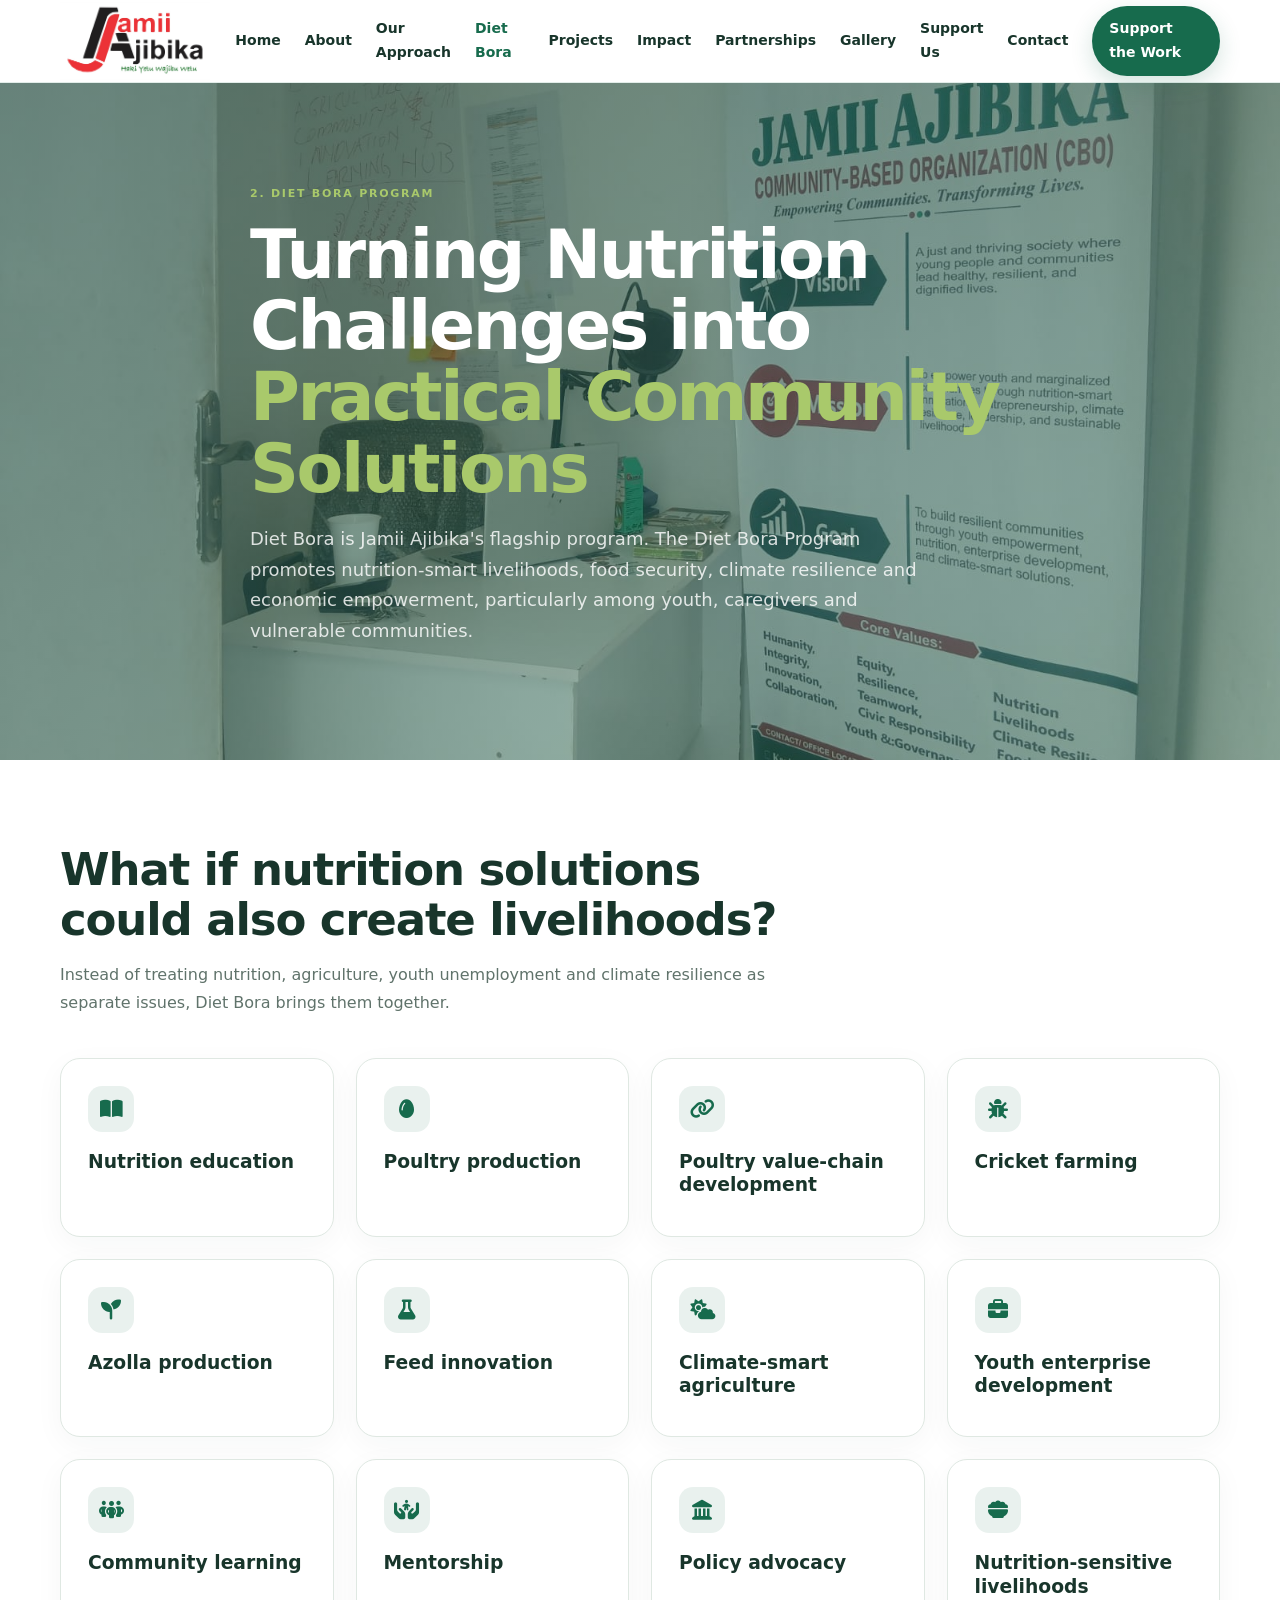
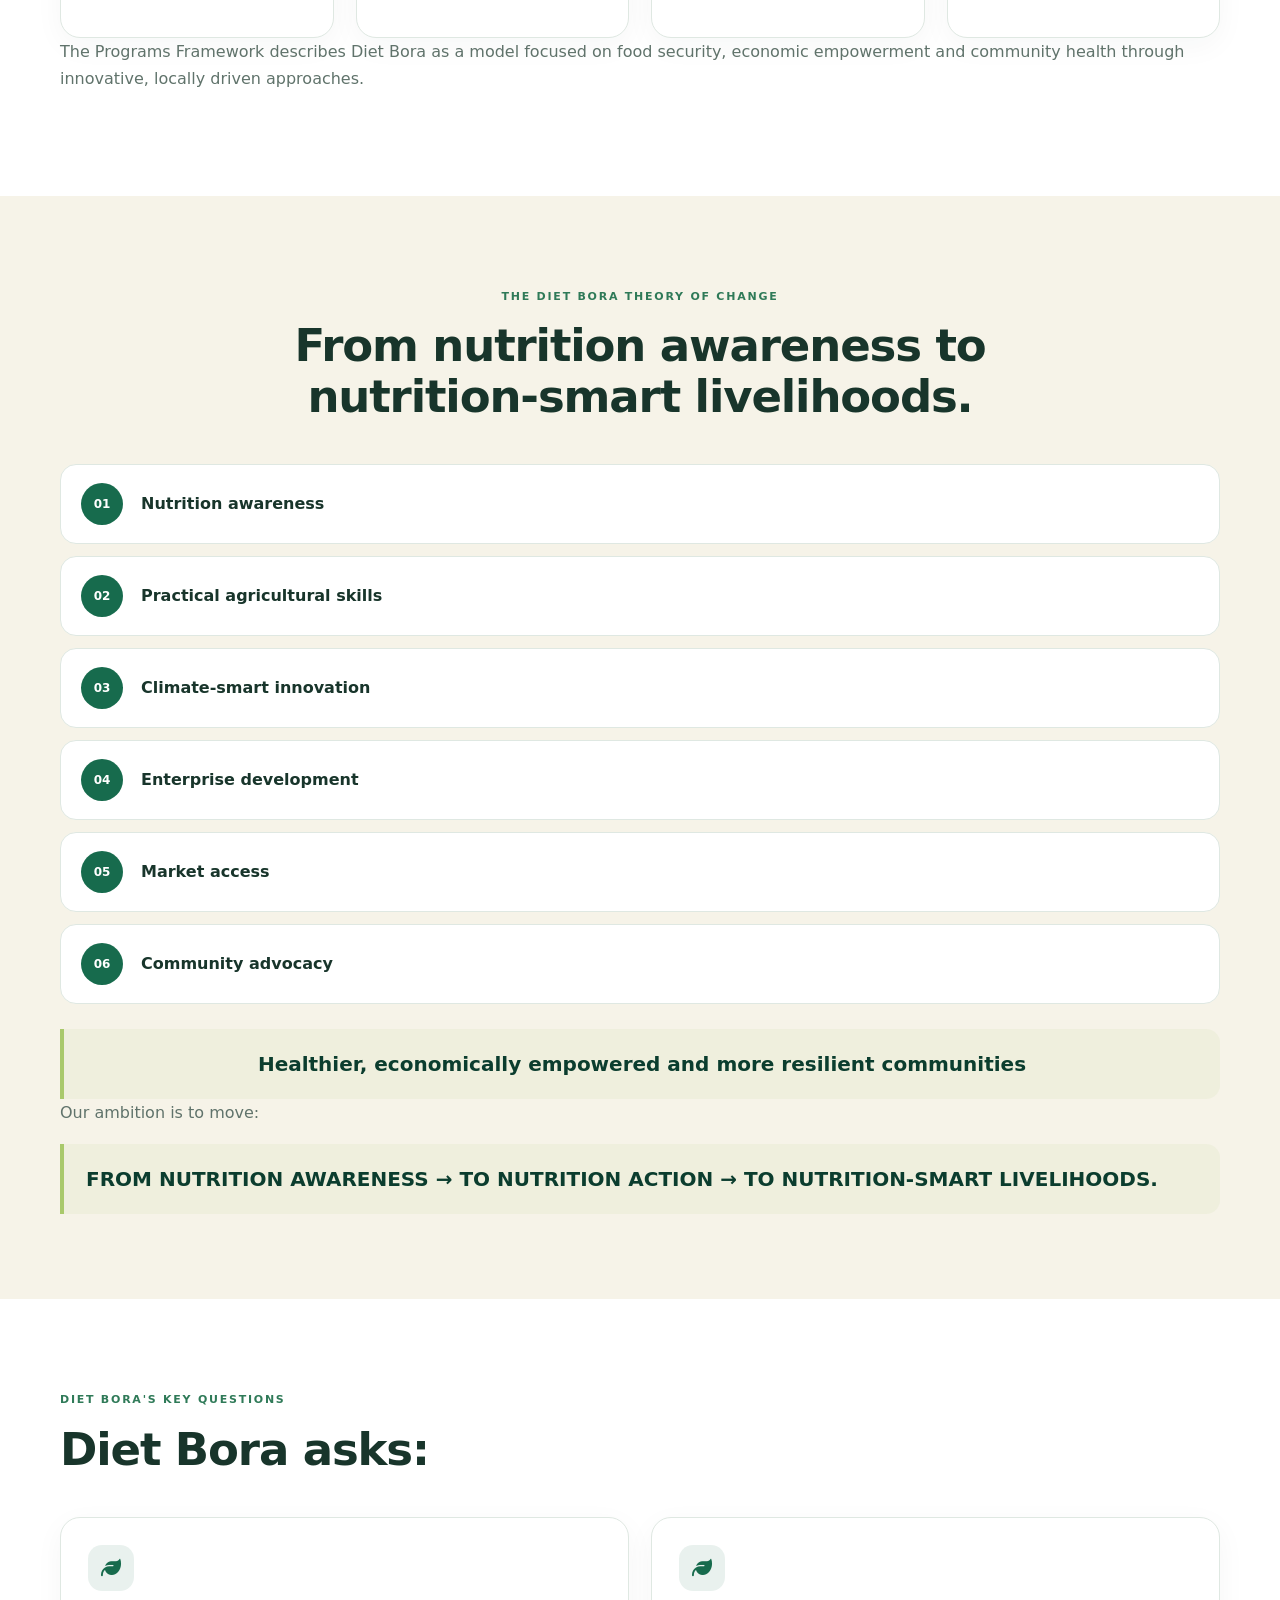
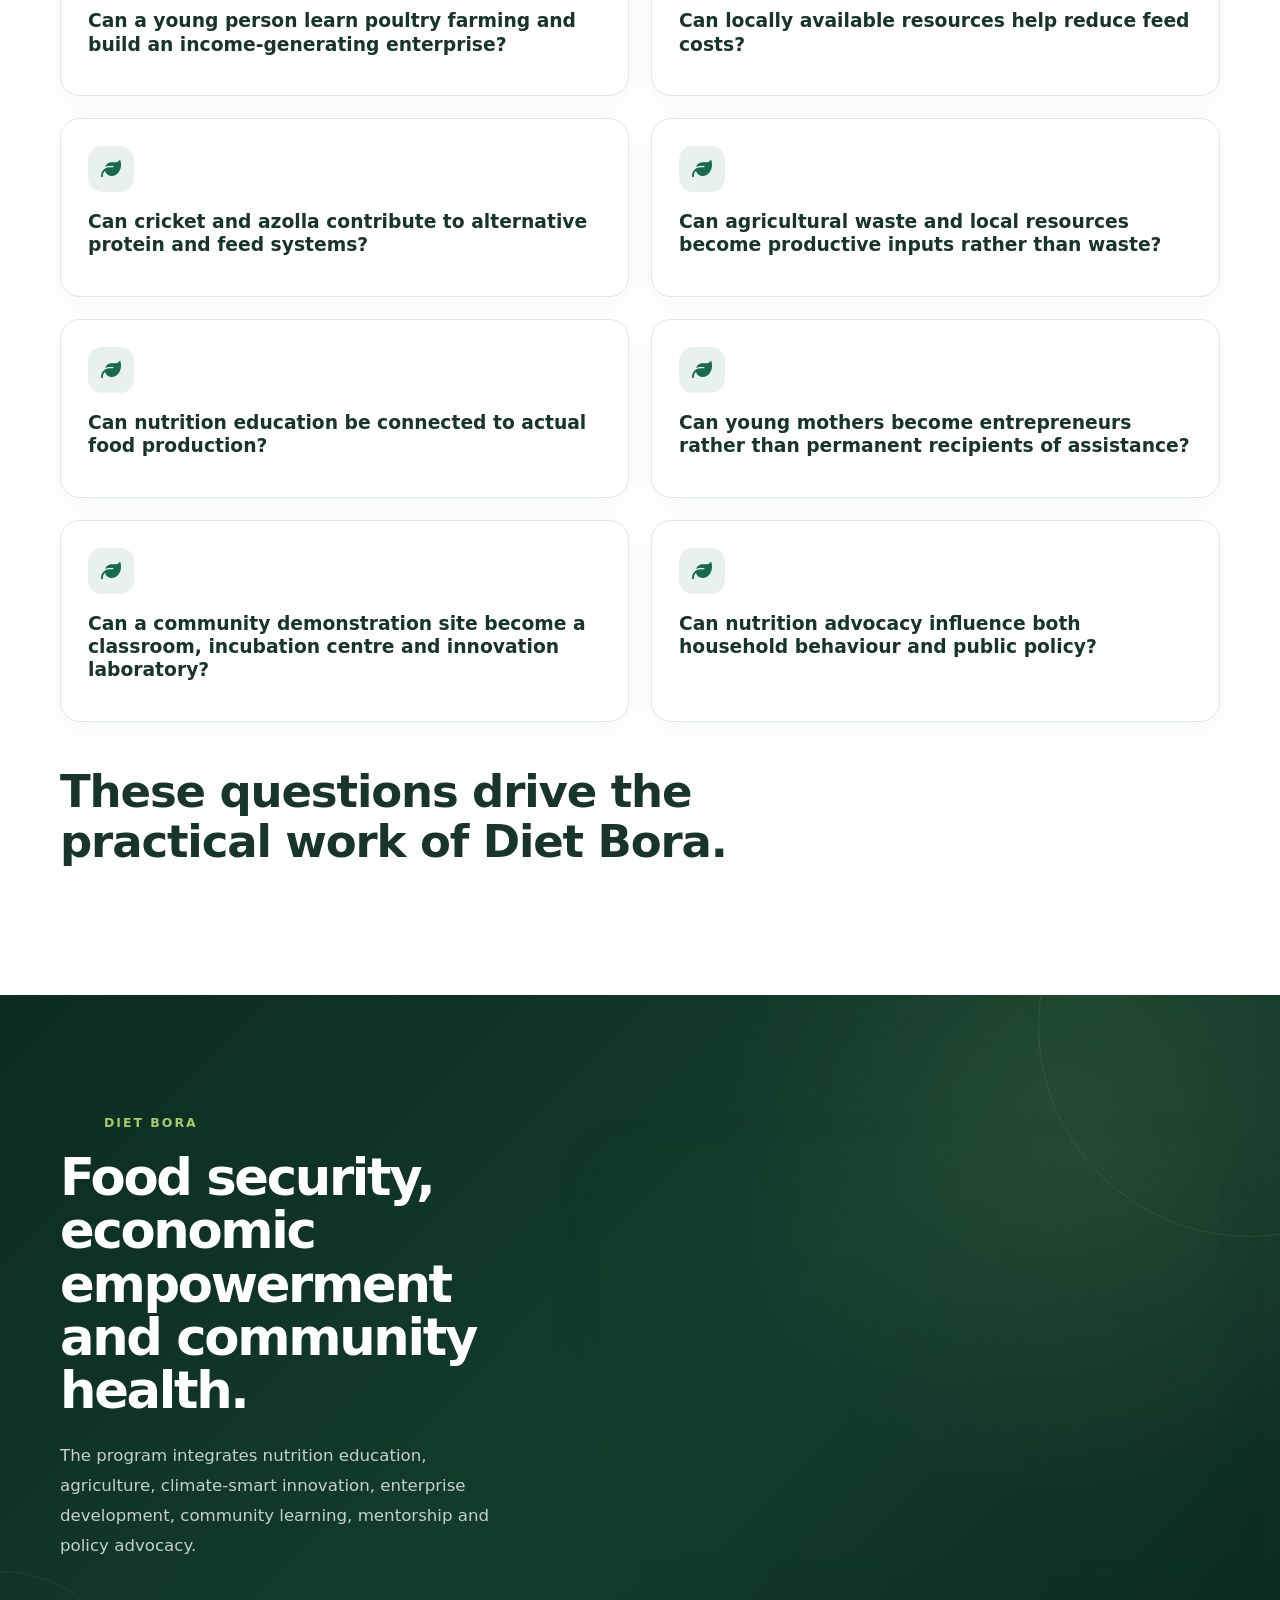
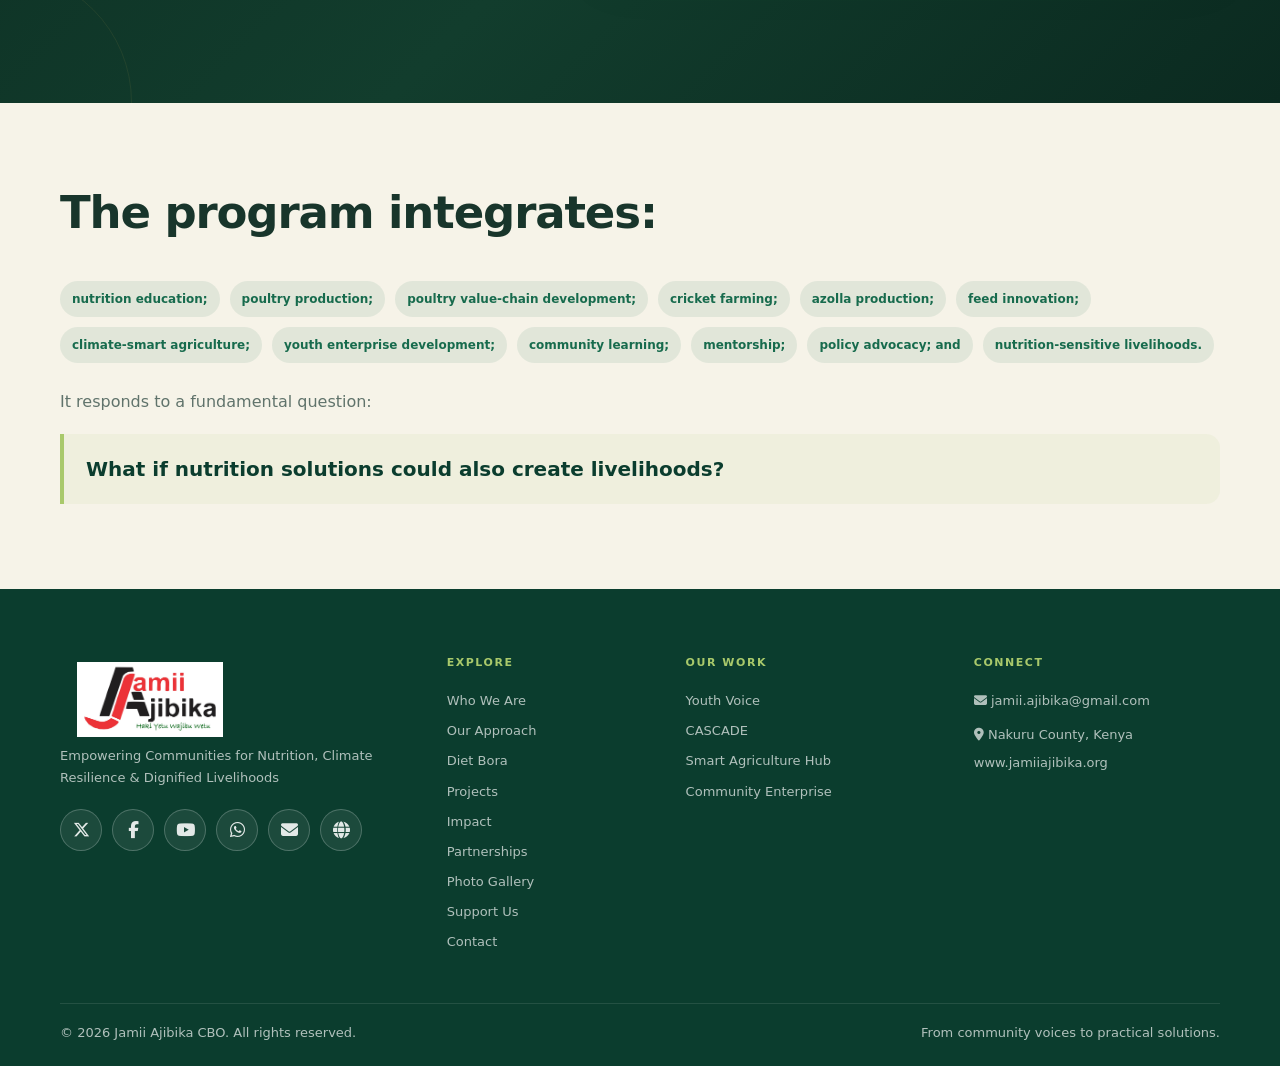
<file: diet.html>
<!doctype html><html><head><meta http-equiv="refresh" content="0; url=diet-bora.html"><link rel="canonical" href="diet-bora.html"></head><body>Redirecting to <a href="diet-bora.html">Diet Bora</a>.<!-- =========================================================
     FLOATING CONTACT BUTTONS
========================================================= -->

<div class="floating-contact" aria-label="Quick contact options">

    <!-- WhatsApp -->
    <a
        href="https://wa.me/254755654960"
        class="floating-contact-btn floating-whatsapp"
        target="_blank"
        rel="noopener noreferrer"
        aria-label="Chat with Jamii Ajibika on WhatsApp"
        title="Chat on WhatsApp"
    >
        <i class="fa-brands fa-whatsapp" aria-hidden="true"></i>
        <span>WhatsApp</span>
    </a>

    <!-- Call -->
    <a
        href="tel:+254755654960"
        class="floating-contact-btn floating-call"
        aria-label="Call Jamii Ajibika"
        title="Call Jamii Ajibika"
    >
        <i class="fa-solid fa-phone" aria-hidden="true"></i>
        <span>Call Us</span>
    </a>

</div></body></html>
</file>
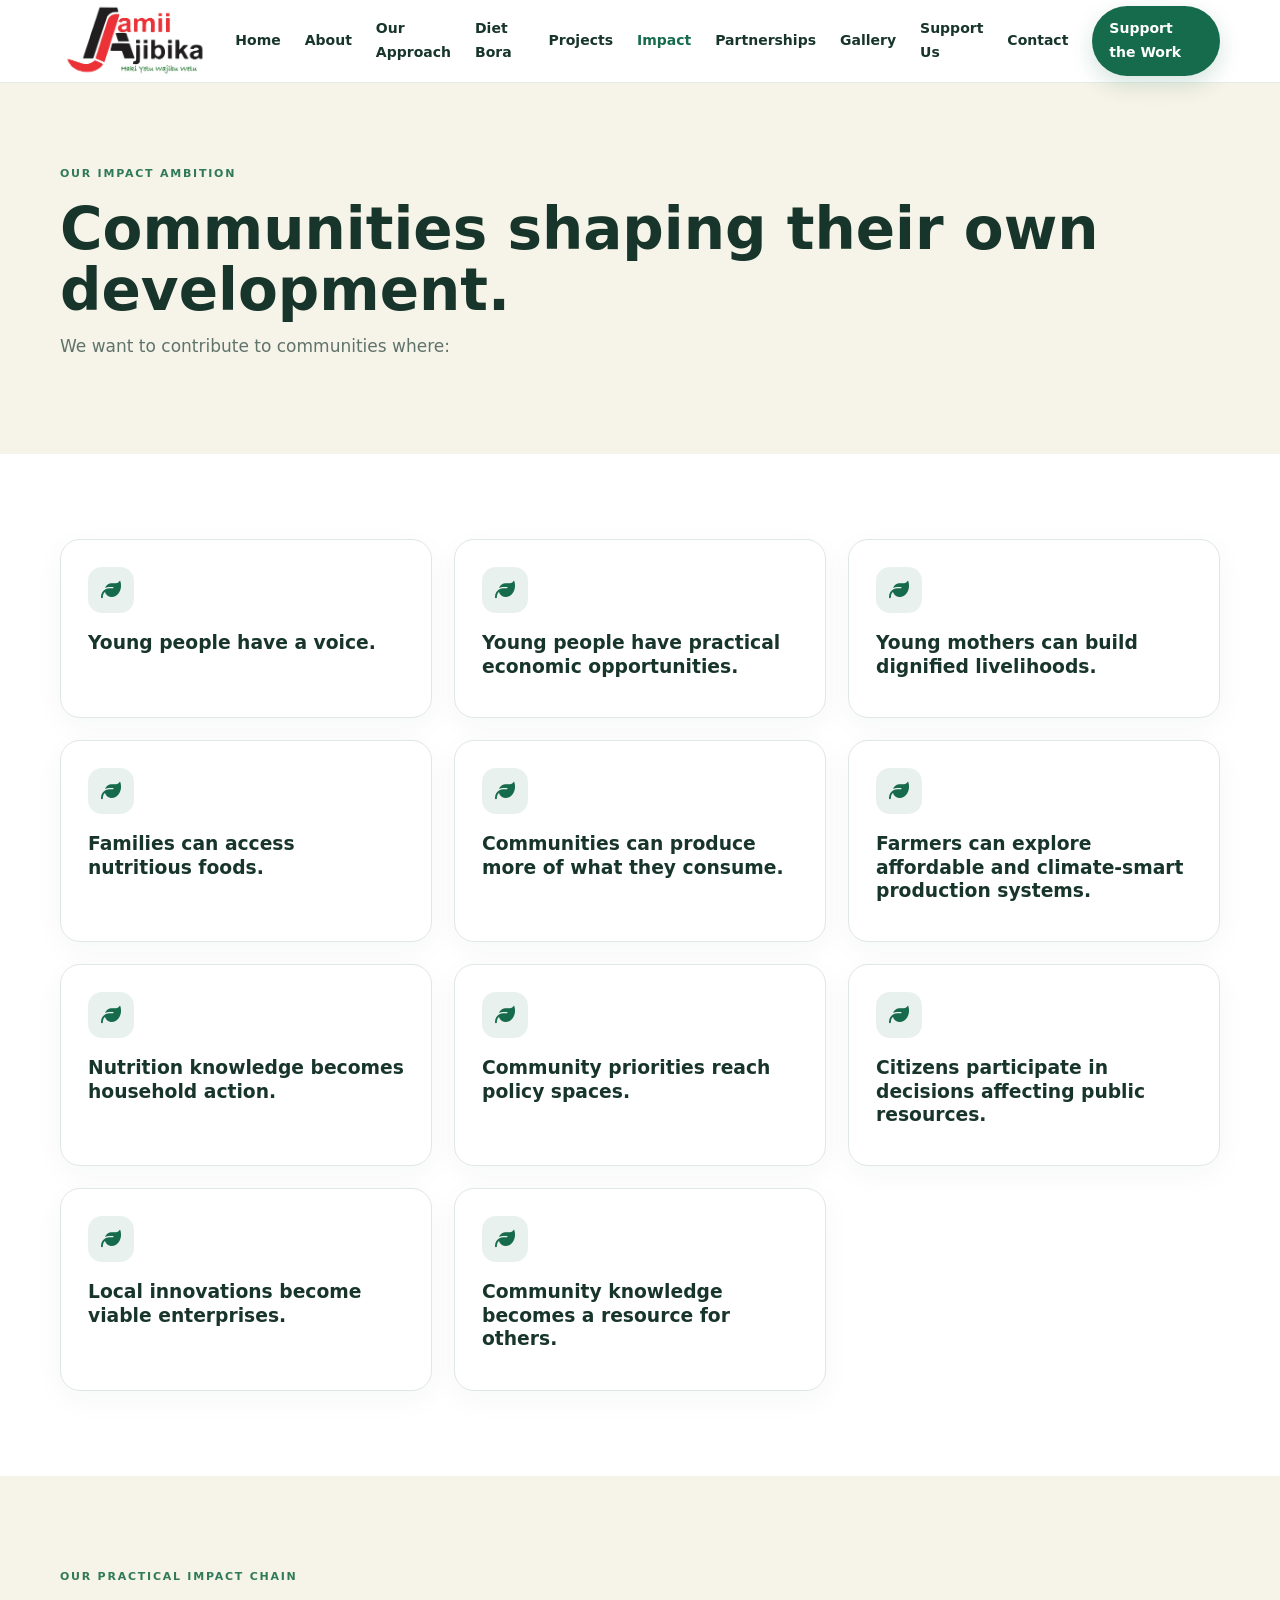
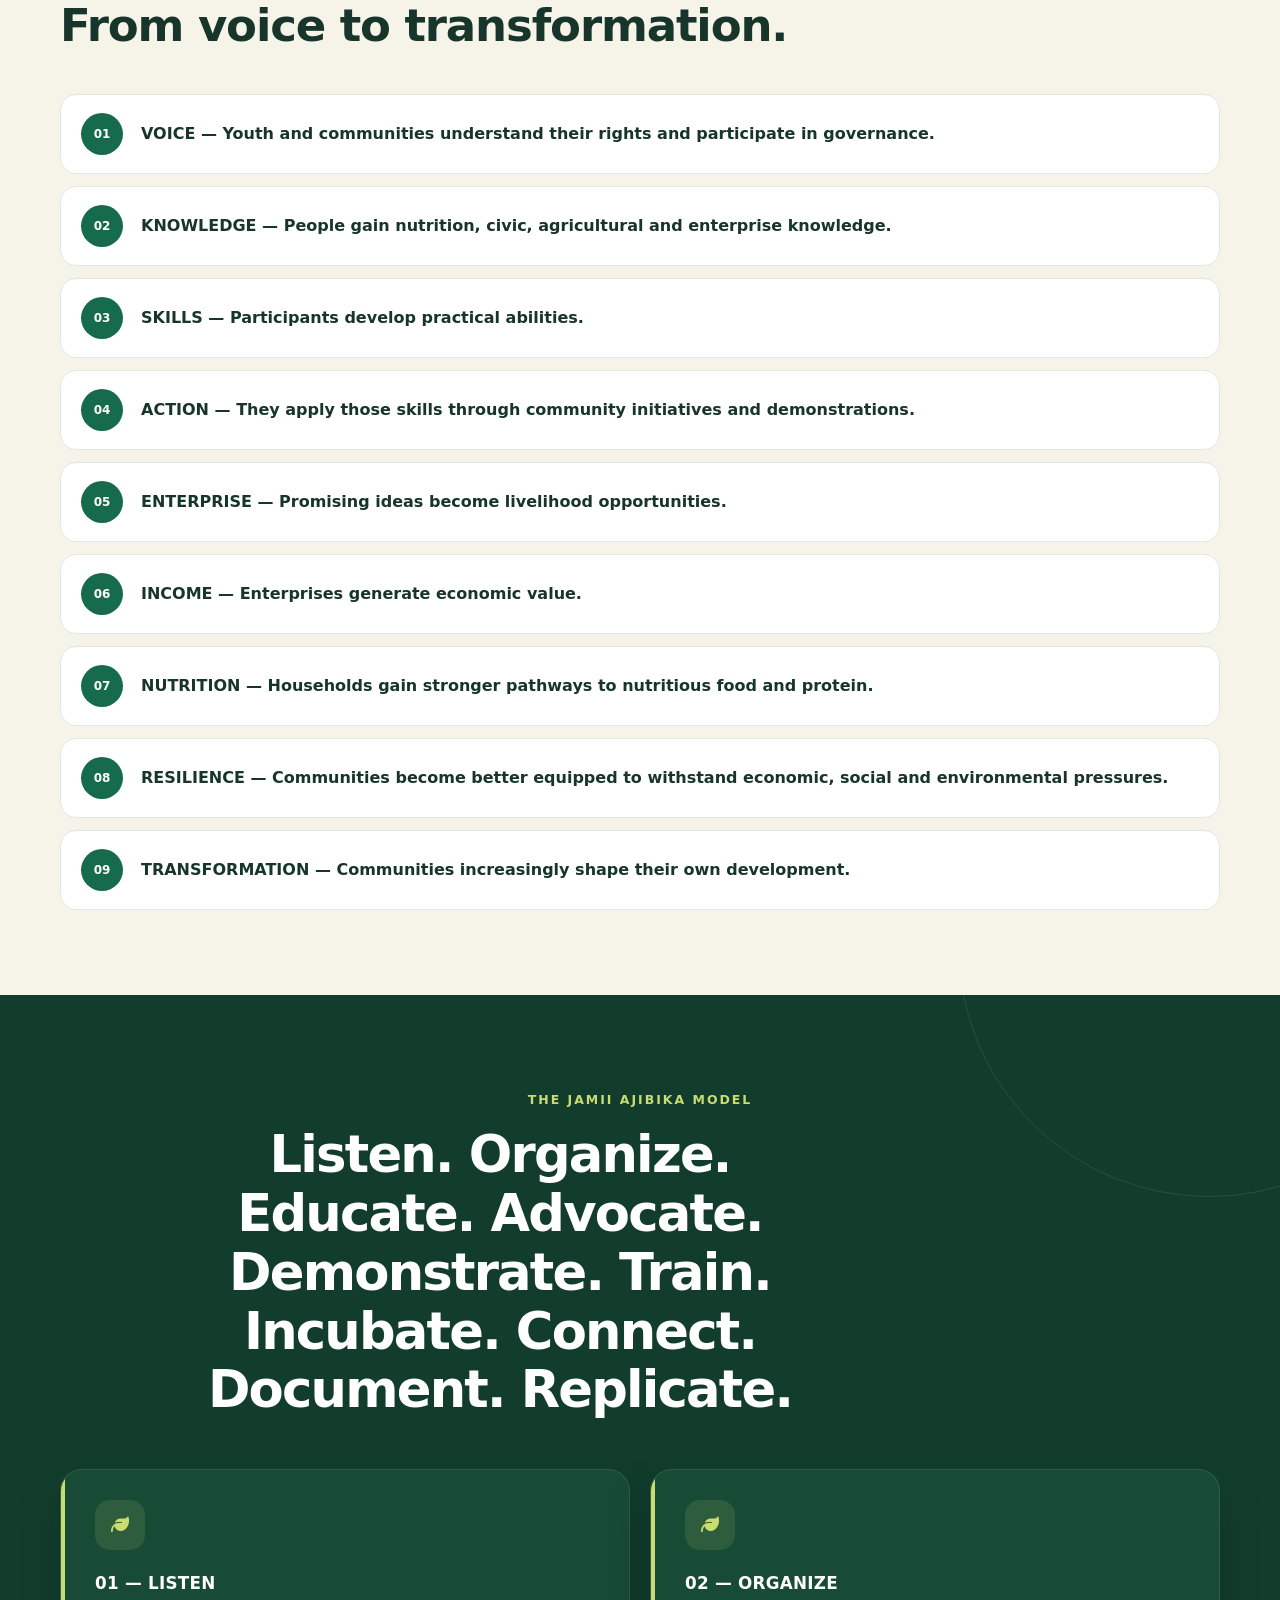
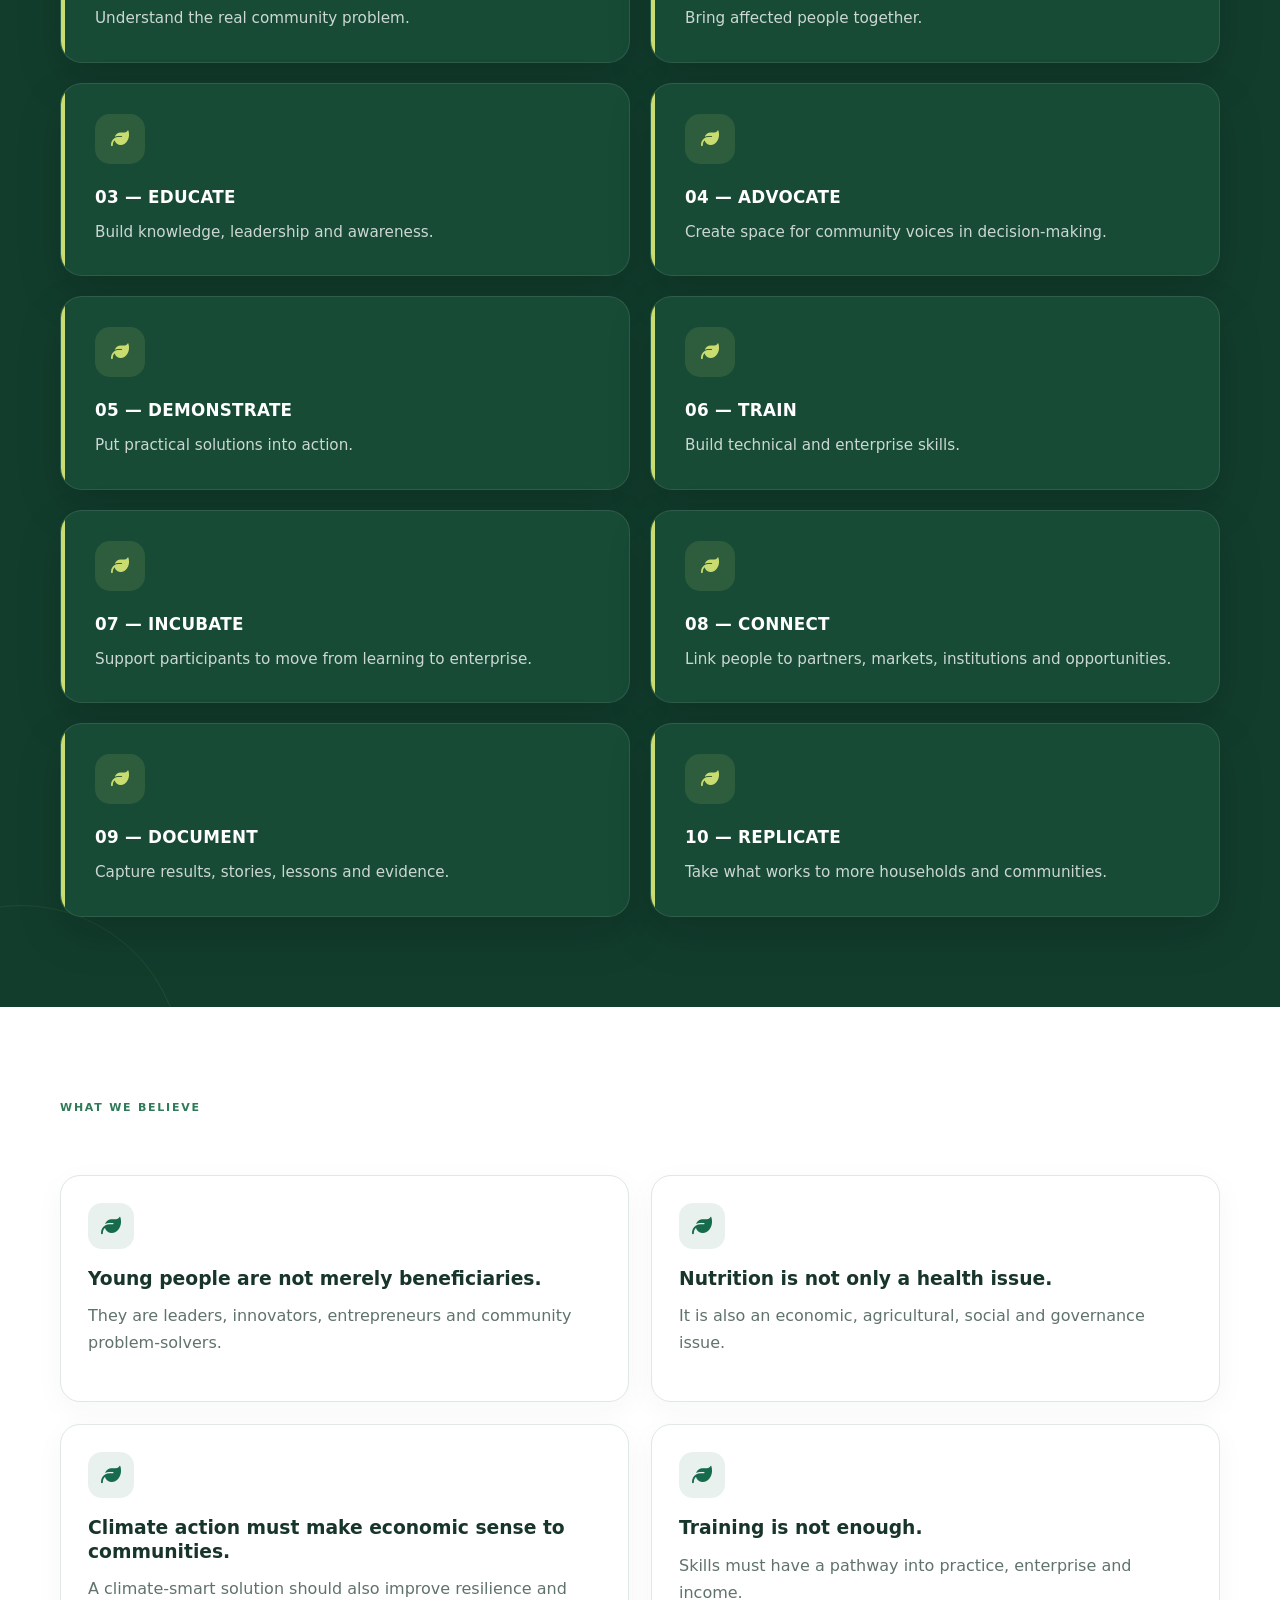
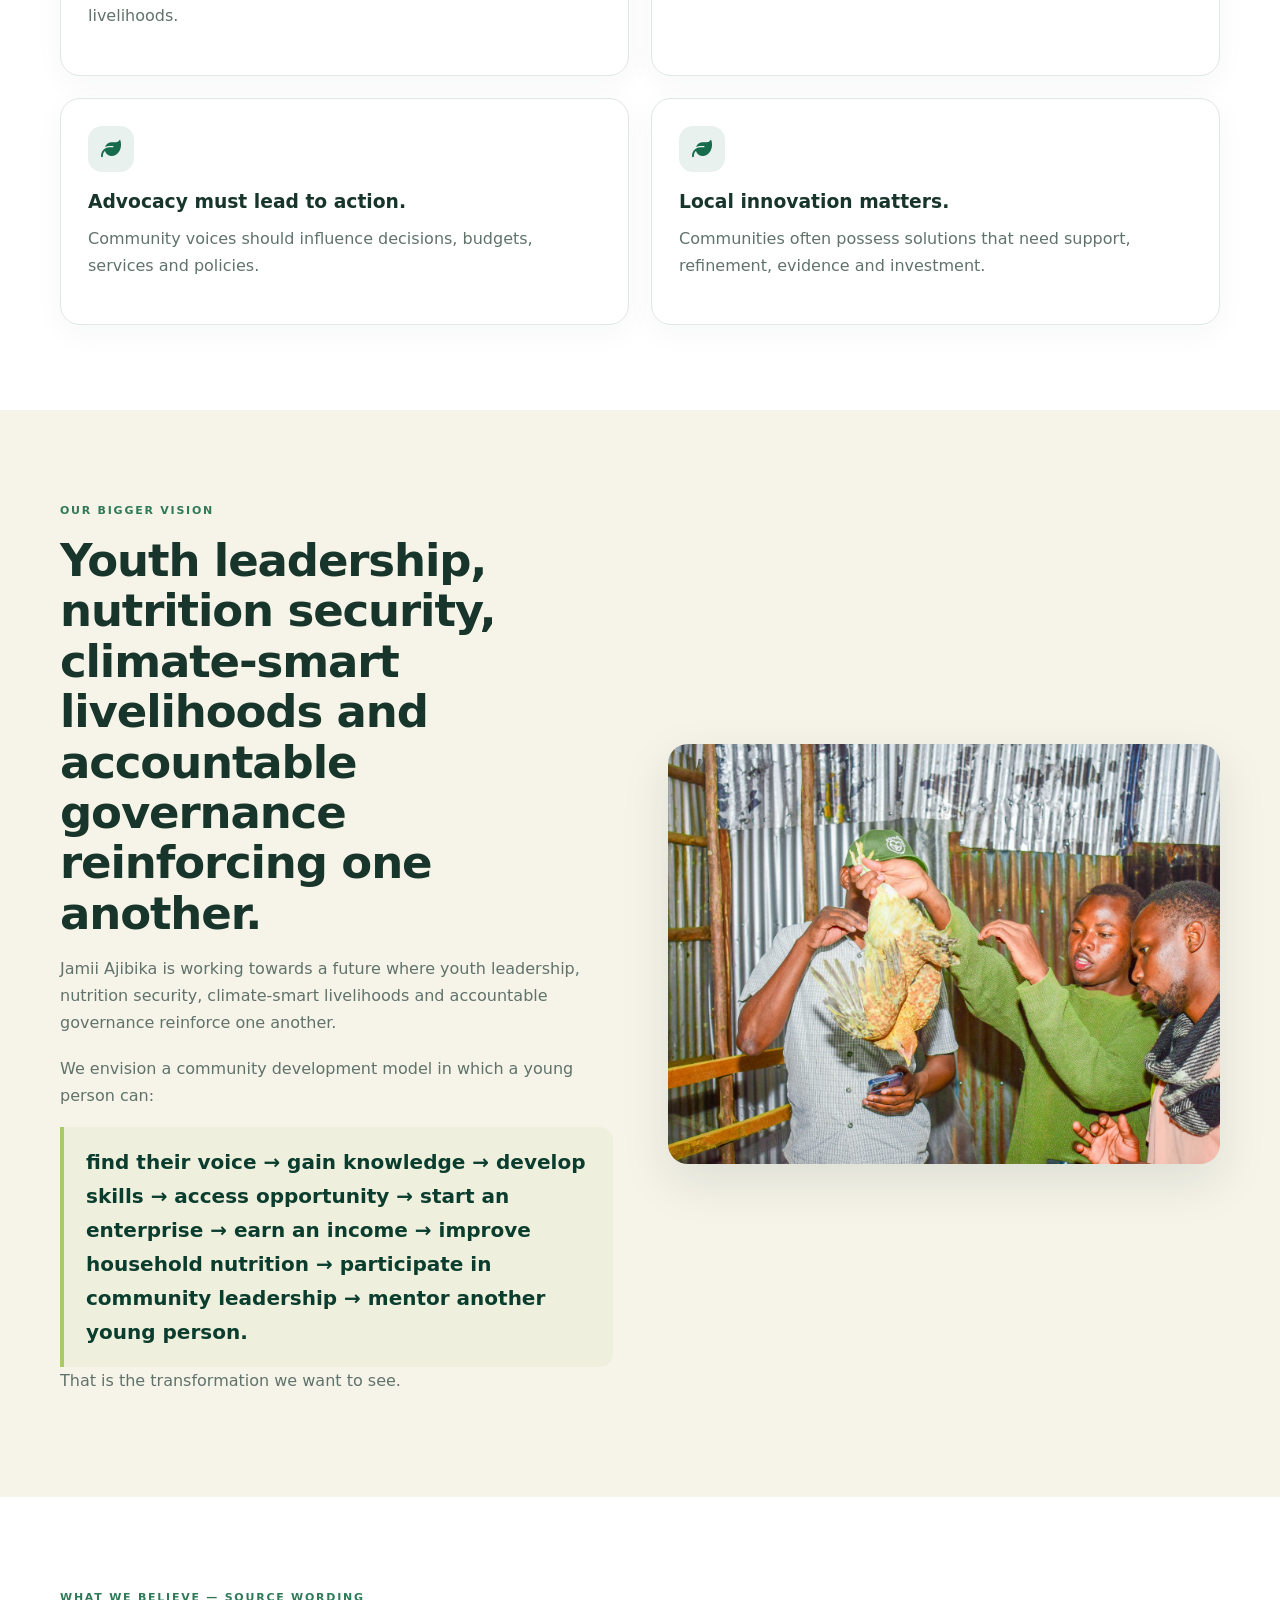
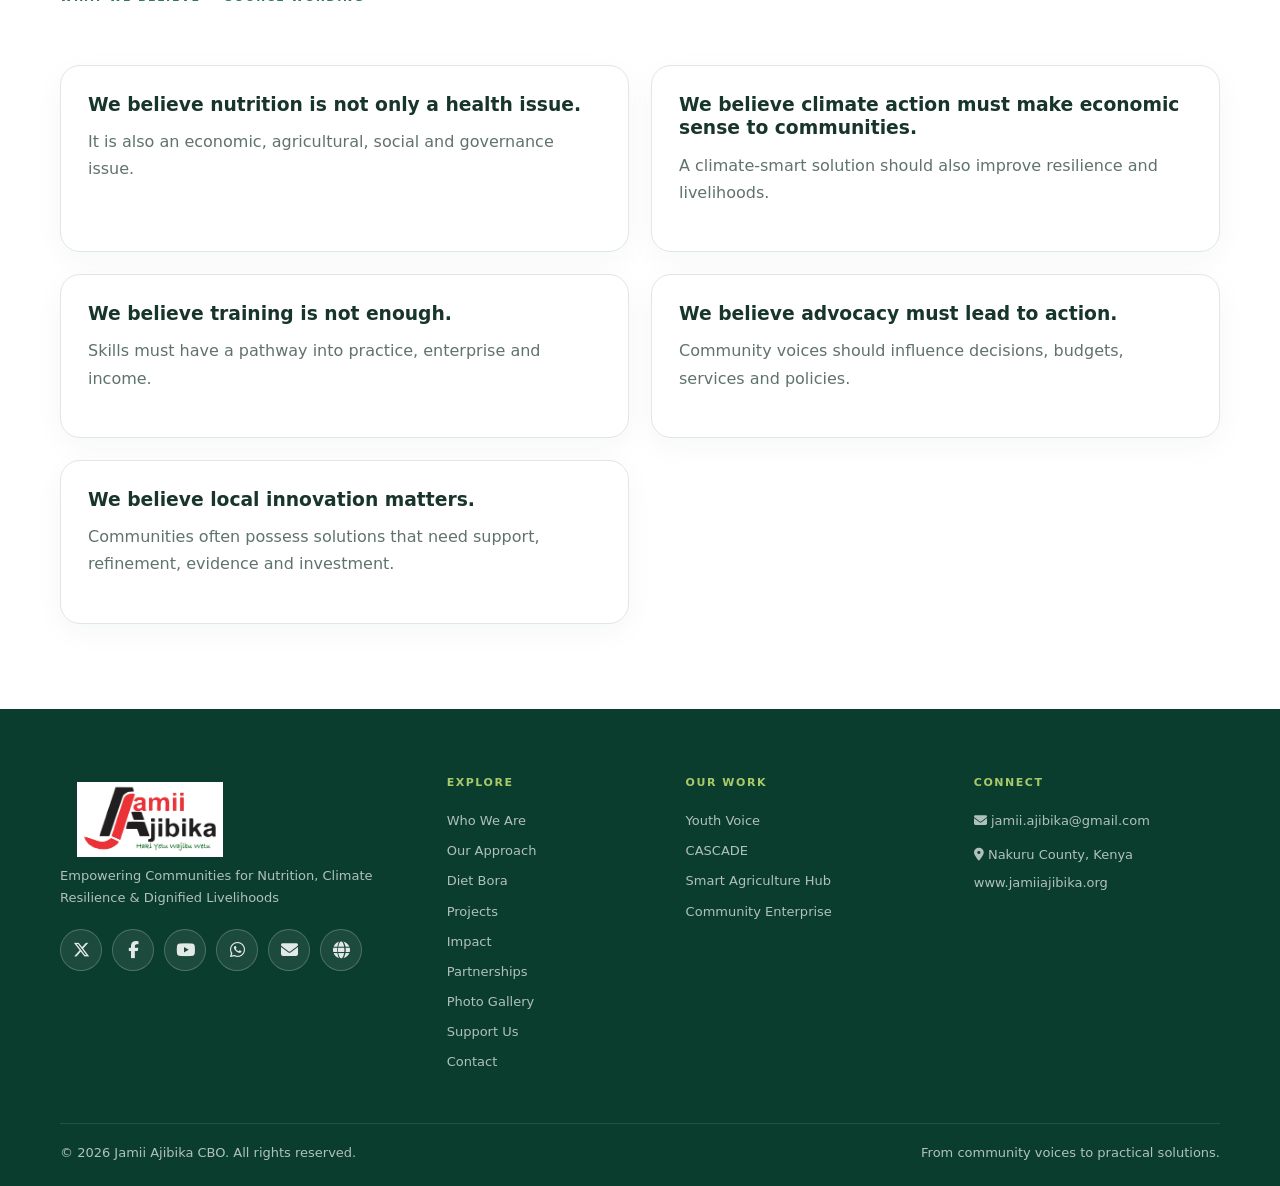
<file: impact.html>
<!DOCTYPE html>
<html lang="en">
 <head>
  <meta charset="utf-8"/>
  <meta content="width=device-width, initial-scale=1.0" name="viewport"/>
  <title>
   Impact | Jamii Ajibika CBO
  </title>
  <meta content="Empowering Communities for Nutrition, Climate Resilience &amp; Dignified Livelihoods." name="description"/>
  <link href="https://cdnjs.cloudflare.com/ajax/libs/font-awesome/6.5.2/css/all.min.css" rel="stylesheet"/>
  <link href="site.css" rel="stylesheet"/>
 </head>
 <body>
  <header class="site-header">
   <div class="container nav-wrap">
    <a aria-label="Jamii Ajibika home" class="brand" href="index.html">
     <img alt="Jamii Ajibika CBO logo" class="brand-logo" src="logo.jpeg"/>
    </a>
    <button aria-expanded="false" aria-label="Open navigation" class="menu-btn" id="menuToggle">
     <i class="fa-solid fa-bars">
     </i>
    </button>
    <nav class="nav" id="mainNav">
     <a class="" href="index.html">
      Home
     </a>
     <a class="" href="about.html">
      About
     </a>
     <a class="" href="approach.html">
      Our Approach
     </a>
     <a class="" href="diet-bora.html">
      Diet Bora
     </a>
     <a class="" href="projects.html">
      Projects
     </a>
     <a class="active" href="impact.html">
      Impact
     </a>
     <a class="" href="partnerships.html">
      Partnerships
     </a>
     <a class="" href="gallery.html">
      Gallery
     </a>
     <a class="" href="support.html">
      Support Us
     </a>
     <a class="" href="contact.html">
      Contact
     </a>
     <a class="nav-cta" href="support.html">
      Support the Work
     </a>
    </nav>
   </div>
  </header>
  <main>
   <section class="page-title">
    <div class="container">
     <span class="eyebrow" style="color:var(--leaf)">
      OUR IMPACT AMBITION
     </span>
     <h1>
      Communities shaping their own development.
     </h1>
     <p class="lead">
      We want to contribute to communities where:
     </p>
    </div>
   </section>
   <section class="section">
    <div class="container">
     <div class="grid grid-3">
      <article class="card">
       <div class="icon">
        <i class="fa-solid fa-leaf">
        </i>
       </div>
       <h3>
        Young people have a voice.
       </h3>
      </article>
      <article class="card">
       <div class="icon">
        <i class="fa-solid fa-leaf">
        </i>
       </div>
       <h3>
        Young people have practical economic opportunities.
       </h3>
      </article>
      <article class="card">
       <div class="icon">
        <i class="fa-solid fa-leaf">
        </i>
       </div>
       <h3>
        Young mothers can build dignified livelihoods.
       </h3>
      </article>
      <article class="card">
       <div class="icon">
        <i class="fa-solid fa-leaf">
        </i>
       </div>
       <h3>
        Families can access nutritious foods.
       </h3>
      </article>
      <article class="card">
       <div class="icon">
        <i class="fa-solid fa-leaf">
        </i>
       </div>
       <h3>
        Communities can produce more of what they consume.
       </h3>
      </article>
      <article class="card">
       <div class="icon">
        <i class="fa-solid fa-leaf">
        </i>
       </div>
       <h3>
        Farmers can explore affordable and climate-smart production systems.
       </h3>
      </article>
      <article class="card">
       <div class="icon">
        <i class="fa-solid fa-leaf">
        </i>
       </div>
       <h3>
        Nutrition knowledge becomes household action.
       </h3>
      </article>
      <article class="card">
       <div class="icon">
        <i class="fa-solid fa-leaf">
        </i>
       </div>
       <h3>
        Community priorities reach policy spaces.
       </h3>
      </article>
      <article class="card">
       <div class="icon">
        <i class="fa-solid fa-leaf">
        </i>
       </div>
       <h3>
        Citizens participate in decisions affecting public resources.
       </h3>
      </article>
      <article class="card">
       <div class="icon">
        <i class="fa-solid fa-leaf">
        </i>
       </div>
       <h3>
        Local innovations become viable enterprises.
       </h3>
      </article>
      <article class="card">
       <div class="icon">
        <i class="fa-solid fa-leaf">
        </i>
       </div>
       <h3>
        Community knowledge becomes a resource for others.
       </h3>
      </article>
     </div>
    </div>
   </section>
   <section class="section alt">
    <div class="container">
     <div class="section-head">
      <span class="eyebrow" style="color:var(--leaf)">
       OUR PRACTICAL IMPACT CHAIN
      </span>
      <h2>
       From voice to transformation.
      </h2>
     </div>
     <div class="flow">
      <div class="flow-item">
       <div class="num">
        01
       </div>
       <strong>
        VOICE — Youth and communities understand their rights and participate in governance.
       </strong>
      </div>
      <div class="flow-item">
       <div class="num">
        02
       </div>
       <strong>
        KNOWLEDGE — People gain nutrition, civic, agricultural and enterprise knowledge.
       </strong>
      </div>
      <div class="flow-item">
       <div class="num">
        03
       </div>
       <strong>
        SKILLS — Participants develop practical abilities.
       </strong>
      </div>
      <div class="flow-item">
       <div class="num">
        04
       </div>
       <strong>
        ACTION — They apply those skills through community initiatives and demonstrations.
       </strong>
      </div>
      <div class="flow-item">
       <div class="num">
        05
       </div>
       <strong>
        ENTERPRISE — Promising ideas become livelihood opportunities.
       </strong>
      </div>
      <div class="flow-item">
       <div class="num">
        06
       </div>
       <strong>
        INCOME — Enterprises generate economic value.
       </strong>
      </div>
      <div class="flow-item">
       <div class="num">
        07
       </div>
       <strong>
        NUTRITION — Households gain stronger pathways to nutritious food and protein.
       </strong>
      </div>
      <div class="flow-item">
       <div class="num">
        08
       </div>
       <strong>
        RESILIENCE — Communities become better equipped to withstand economic, social and environmental pressures.
       </strong>
      </div>
      <div class="flow-item">
       <div class="num">
        09
       </div>
       <strong>
        TRANSFORMATION — Communities increasingly shape their own development.
       </strong>
      </div>
     </div>
    </div>
   </section>
   <section class="section dark">
    <div class="container">
     <div class="section-head">
      <span class="eyebrow">
       THE JAMII AJIBIKA MODEL
      </span>
      <h2>
       Listen. Organize. Educate. Advocate. Demonstrate. Train. Incubate. Connect. Document. Replicate.
      </h2>
     </div>
     <div class="grid grid-2">
      <article class="card">
       <div class="icon">
        <i class="fa-solid fa-leaf">
        </i>
       </div>
       <h3>
        01 — LISTEN
       </h3>
       <p class="">
        Understand the real community problem.
       </p>
      </article>
      <article class="card">
       <div class="icon">
        <i class="fa-solid fa-leaf">
        </i>
       </div>
       <h3>
        02 — ORGANIZE
       </h3>
       <p class="">
        Bring affected people together.
       </p>
      </article>
      <article class="card">
       <div class="icon">
        <i class="fa-solid fa-leaf">
        </i>
       </div>
       <h3>
        03 — EDUCATE
       </h3>
       <p class="">
        Build knowledge, leadership and awareness.
       </p>
      </article>
      <article class="card">
       <div class="icon">
        <i class="fa-solid fa-leaf">
        </i>
       </div>
       <h3>
        04 — ADVOCATE
       </h3>
       <p class="">
        Create space for community voices in decision-making.
       </p>
      </article>
      <article class="card">
       <div class="icon">
        <i class="fa-solid fa-leaf">
        </i>
       </div>
       <h3>
        05 — DEMONSTRATE
       </h3>
       <p class="">
        Put practical solutions into action.
       </p>
      </article>
      <article class="card">
       <div class="icon">
        <i class="fa-solid fa-leaf">
        </i>
       </div>
       <h3>
        06 — TRAIN
       </h3>
       <p class="">
        Build technical and enterprise skills.
       </p>
      </article>
      <article class="card">
       <div class="icon">
        <i class="fa-solid fa-leaf">
        </i>
       </div>
       <h3>
        07 — INCUBATE
       </h3>
       <p class="">
        Support participants to move from learning to enterprise.
       </p>
      </article>
      <article class="card">
       <div class="icon">
        <i class="fa-solid fa-leaf">
        </i>
       </div>
       <h3>
        08 — CONNECT
       </h3>
       <p class="">
        Link people to partners, markets, institutions and opportunities.
       </p>
      </article>
      <article class="card">
       <div class="icon">
        <i class="fa-solid fa-leaf">
        </i>
       </div>
       <h3>
        09 — DOCUMENT
       </h3>
       <p class="">
        Capture results, stories, lessons and evidence.
       </p>
      </article>
      <article class="card">
       <div class="icon">
        <i class="fa-solid fa-leaf">
        </i>
       </div>
       <h3>
        10 — REPLICATE
       </h3>
       <p class="">
        Take what works to more households and communities.
       </p>
      </article>
     </div>
    </div>
   </section>

   
<style>
   /* =========================================
   JAMII AJIBIKA MODEL
   ========================================= */
/* =========================================
   JAMII AJIBIKA MODEL
   JUNGLE GREEN THEME
   ========================================= */
/* =========================================
   JAMII AJIBIKA MODEL
   JUNGLE GREEN SECTION
   ========================================= */

.section.dark {
  position: relative;
  overflow: hidden;

  /* Main jungle green */
  background: #123d2d !important;
  color: #ffffff;

  padding-top: 90px;
  padding-bottom: 90px;
}


/* =========================================
   DECORATIVE BACKGROUND
   ========================================= */

.section.dark::before {
  content: "";
  position: absolute;

  width: 500px;
  height: 500px;

  top: -300px;
  right: -180px;

  border: 1px solid rgba(201, 220, 112, 0.12);
  border-radius: 50%;

  pointer-events: none;
}

.section.dark::after {
  content: "";
  position: absolute;

  width: 320px;
  height: 320px;

  bottom: -220px;
  left: -140px;

  border: 1px solid rgba(201, 220, 112, 0.08);
  border-radius: 50%;

  pointer-events: none;
}


/* =========================================
   SECTION HEADING
   ========================================= */

.section.dark .section-head {
  position: relative;
  z-index: 2;

  max-width: 900px;

  margin: 0 auto 50px;

  text-align: center;
}

.section.dark .eyebrow {
  display: inline-block;

  margin-bottom: 15px;

  color: #c9dc70 !important;

  font-size: 0.78rem;
  font-weight: 800;

  letter-spacing: 0.16em;
  text-transform: uppercase;
}

.section.dark .section-head h2 {
  margin: 0;

  color: #ffffff !important;

  font-size: clamp(2rem, 4vw, 3.2rem);

  line-height: 1.15;

  letter-spacing: -0.035em;
}


/* =========================================
   CARDS GRID
   ========================================= */

.section.dark .grid-2 {
  position: relative;
  z-index: 2;

  display: grid;

  grid-template-columns: repeat(2, minmax(0, 1fr));

  gap: 20px;
}


/* =========================================
   MODEL CARDS
   ========================================= */

.section.dark .card {
  position: relative;

  min-height: 185px;

  padding: 30px 30px 30px 34px;

  /* Slightly lighter jungle green */
  background: #174b36 !important;

  border: 1px solid rgba(255, 255, 255, 0.10);

  border-radius: 22px;

  box-shadow:
    0 18px 45px rgba(0, 0, 0, 0.16);

  overflow: hidden;

  transition:
    transform 0.3s ease,
    background 0.3s ease,
    border-color 0.3s ease,
    box-shadow 0.3s ease;
}


/* =========================================
   LIME SIDE ACCENT
   ========================================= */

.section.dark .card::before {
  content: "";

  position: absolute;

  top: 0;
  left: 0;

  width: 4px;
  height: 100%;

  background: #c9dc70;

  border-radius: 22px 0 0 22px;

  transition: width 0.3s ease;
}


/* =========================================
   CARD HOVER
   ========================================= */

.section.dark .card:hover {
  transform: translateY(-6px);

  background: #1d6045 !important;

  border-color: rgba(201, 220, 112, 0.35);

  box-shadow:
    0 25px 55px rgba(0, 0, 0, 0.22);
}

.section.dark .card:hover::before {
  width: 7px;
}


/* =========================================
   ICON
   ========================================= */

.section.dark .card .icon {
  width: 50px;
  height: 50px;

  display: grid;
  place-items: center;

  margin-bottom: 22px;

  border-radius: 15px;

  background: rgba(201, 220, 112, 0.12);

  color: #c9dc70 !important;

  font-size: 1.15rem;
}


/* =========================================
   CARD TITLE
   ========================================= */

.section.dark .card h3 {
  margin: 0 0 11px;

  color: #ffffff !important;

  font-size: 1.05rem;

  font-weight: 800;

  line-height: 1.35;

  letter-spacing: 0.015em;
}


/* =========================================
   CARD DESCRIPTION
   ========================================= */

.section.dark .card p {
  margin: 0;

  max-width: 520px;

  color: rgba(255, 255, 255, 0.78) !important;

  font-size: 0.95rem;

  line-height: 1.7;
}


/* =========================================
   MOBILE
   ========================================= */

@media (max-width: 700px) {

  .section.dark {
    padding-top: 65px;
    padding-bottom: 65px;
  }

  .section.dark .section-head {
    margin-bottom: 35px;
  }

  .section.dark .section-head h2 {
    font-size: 1.9rem;
    line-height: 1.2;
  }

  .section.dark .grid-2 {
    grid-template-columns: 1fr;
    gap: 16px;
  }

  .section.dark .card {
    min-height: auto;

    padding: 24px 22px 24px 27px;

    border-radius: 18px;
  }

  .section.dark .card .icon {
    width: 44px;
    height: 44px;

    margin-bottom: 17px;

    border-radius: 13px;
  }

  .section.dark .card h3 {
    font-size: 1rem;
  }

  .section.dark .card p {
    font-size: 0.92rem;
  }
}


/* =========================================
   SMALL PHONES
   ========================================= */

@media (max-width: 420px) {

  .section.dark {
    padding-top: 55px;
    padding-bottom: 55px;
  }

  .section.dark .section-head h2 {
    font-size: 1.65rem;
  }

  .section.dark .card {
    padding: 21px 18px 21px 24px;
  }
}
</style>

   <section class="section">
    <div class="container">
     <div class="section-head">
      <span class="eyebrow" style="color:var(--leaf)">
       WHAT WE BELIEVE
      </span>
     </div>
     <div class="grid grid-2">
      <article class="card">
       <div class="icon">
        <i class="fa-solid fa-leaf">
        </i>
       </div>
       <h3>
        Young people are not merely beneficiaries.
       </h3>
       <p class="">
        They are leaders, innovators, entrepreneurs and community problem-solvers.
       </p>
      </article>
      <article class="card">
       <div class="icon">
        <i class="fa-solid fa-leaf">
        </i>
       </div>
       <h3>
        Nutrition is not only a health issue.
       </h3>
       <p class="">
        It is also an economic, agricultural, social and governance issue.
       </p>
      </article>
      <article class="card">
       <div class="icon">
        <i class="fa-solid fa-leaf">
        </i>
       </div>
       <h3>
        Climate action must make economic sense to communities.
       </h3>
       <p class="">
        A climate-smart solution should also improve resilience and livelihoods.
       </p>
      </article>
      <article class="card">
       <div class="icon">
        <i class="fa-solid fa-leaf">
        </i>
       </div>
       <h3>
        Training is not enough.
       </h3>
       <p class="">
        Skills must have a pathway into practice, enterprise and income.
       </p>
      </article>
      <article class="card">
       <div class="icon">
        <i class="fa-solid fa-leaf">
        </i>
       </div>
       <h3>
        Advocacy must lead to action.
       </h3>
       <p class="">
        Community voices should influence decisions, budgets, services and policies.
       </p>
      </article>
      <article class="card">
       <div class="icon">
        <i class="fa-solid fa-leaf">
        </i>
       </div>
       <h3>
        Local innovation matters.
       </h3>
       <p class="">
        Communities often possess solutions that need support, refinement, evidence and investment.
       </p>
      </article>
     </div>
    </div>
   </section>
   <section class="section alt">
    <div class="container split">
     <div>
      <span class="eyebrow" style="color:var(--leaf)">
       OUR BIGGER VISION
      </span>
      <h2>
       Youth leadership, nutrition security, climate-smart livelihoods and accountable governance reinforcing one another.
      </h2>
      <p class="">
       Jamii Ajibika is working towards a future where youth leadership, nutrition security, climate-smart livelihoods and accountable governance reinforce one another.
      </p>
      <p class="">
       We envision a community development model in which a young person can:
      </p>
      <div class="quote">
       find their voice → gain knowledge → develop skills → access opportunity → start an enterprise → earn an income → improve household nutrition → participate in community leadership → mentor another young person.
      </div>
      <p class="">
       That is the transformation we want to see.
      </p>
     </div>
     <div class="photo">
      <img alt="Community resilience and participation" loading="lazy" src="7.jpg"/>
     </div>
    </div>
   </section>
   <section class="section">
    <div class="container">
     <div class="section-head">
      <span class="eyebrow" style="color:var(--leaf)">
       WHAT WE BELIEVE — SOURCE WORDING
      </span>
     </div>
     <div class="grid grid-2">
      <article class="card">
       <h3>
        We believe nutrition is not only a health issue.
       </h3>
       <p>
        It is also an economic, agricultural, social and governance issue.
       </p>
      </article>
      <article class="card">
       <h3>
        We believe climate action must make economic sense to communities.
       </h3>
       <p>
        A climate-smart solution should also improve resilience and livelihoods.
       </p>
      </article>
      <article class="card">
       <h3>
        We believe training is not enough.
       </h3>
       <p>
        Skills must have a pathway into practice, enterprise and income.
       </p>
      </article>
      <article class="card">
       <h3>
        We believe advocacy must lead to action.
       </h3>
       <p>
        Community voices should influence decisions, budgets, services and policies.
       </p>
      </article>
      <article class="card">
       <h3>
        We believe local innovation matters.
       </h3>
       <p>
        Communities often possess solutions that need support, refinement, evidence and investment.
       </p>
      </article>
     </div>
    </div>
   </section>
  </main>
  <footer class="footer">
   <div class="container footer-grid">
    <div>
     <a class="brand footer-brand" href="index.html">
      <img alt="Jamii Ajibika CBO logo" src="logo.jpeg"/>
     </a>
     <p>
      Empowering Communities for Nutrition, Climate Resilience &amp; Dignified Livelihoods
     </p>
     <div aria-label="Jamii Ajibika social media" class="footer-socials">
      <a aria-label="X / Twitter" href="https://x.com/JamiiAjibikacbo" rel="noopener noreferrer" target="_blank">
       <i class="fa-brands fa-x-twitter">
       </i>
      </a>
      <a aria-label="Facebook" href="https://www.facebook.com/AjibikaJamii" rel="noopener noreferrer" target="_blank">
       <i class="fa-brands fa-facebook-f">
       </i>
      </a>
      <a aria-label="YouTube" href="https://www.youtube.com/@ajibikaEducatetv" rel="noopener noreferrer" target="_blank">
       <i class="fa-brands fa-youtube">
       </i>
      </a>
      <a aria-label="WhatsApp" class="whatsapp" href="https://wa.me/254755654960" rel="noopener noreferrer" target="_blank">
       <i class="fa-brands fa-whatsapp">
       </i>
      </a>
      <a aria-label="Email" class="email" href="mailto:jamii.ajibika@gmail.com">
       <i class="fa-solid fa-envelope">
       </i>
      </a>
      <a aria-label="Website" class="website" href="https://www.jamiiajibika.org" rel="noopener noreferrer" target="_blank">
       <i class="fa-solid fa-globe">
       </i>
      </a>
     </div>
    </div>
    <div>
     <h4>
      Explore
     </h4>
     <a href="about.html">
      Who We Are
     </a>
     <a href="approach.html">
      Our Approach
     </a>
     <a href="diet-bora.html">
      Diet Bora
     </a>
     <a href="projects.html">
      Projects
     </a>
     <a href="impact.html">
      Impact
     </a>
     <a href="partnerships.html">
      Partnerships
     </a>
     <a href="gallery.html">
      Photo Gallery
     </a>
     <a href="support.html">
      Support Us
     </a>
     <a href="contact.html">
      Contact
     </a>
    </div>
    <div>
     <h4>
      Our Work
     </h4>
     <a href="projects.html#youth-voice">
      Youth Voice
     </a>
     <a href="projects.html#cascade">
      CASCADE
     </a>
     <a href="projects.html#hub">
      Smart Agriculture Hub
     </a>
     <a href="projects.html#community-enterprise">
      Community Enterprise
     </a>
    </div>
    <div>
     <h4>
      Connect
     </h4>
     <a href="mailto:jamii.ajibika@gmail.com">
      <i class="fa-solid fa-envelope">
      </i>
      jamii.ajibika@gmail.com
     </a>
     <span>
      <i class="fa-solid fa-location-dot">
      </i>
      Nakuru County, Kenya
     </span>
     <span>
      www.jamiiajibika.org
     </span>
    </div>
   </div>
   <div class="container footer-bottom">
    <span>
     © 2026 Jamii Ajibika CBO. All rights reserved.
    </span>
    <span>
     From community voices to practical solutions.
    </span>
   </div>
  </footer>
  <script src="script.js">
  </script>
 </body>
</html>
</file>
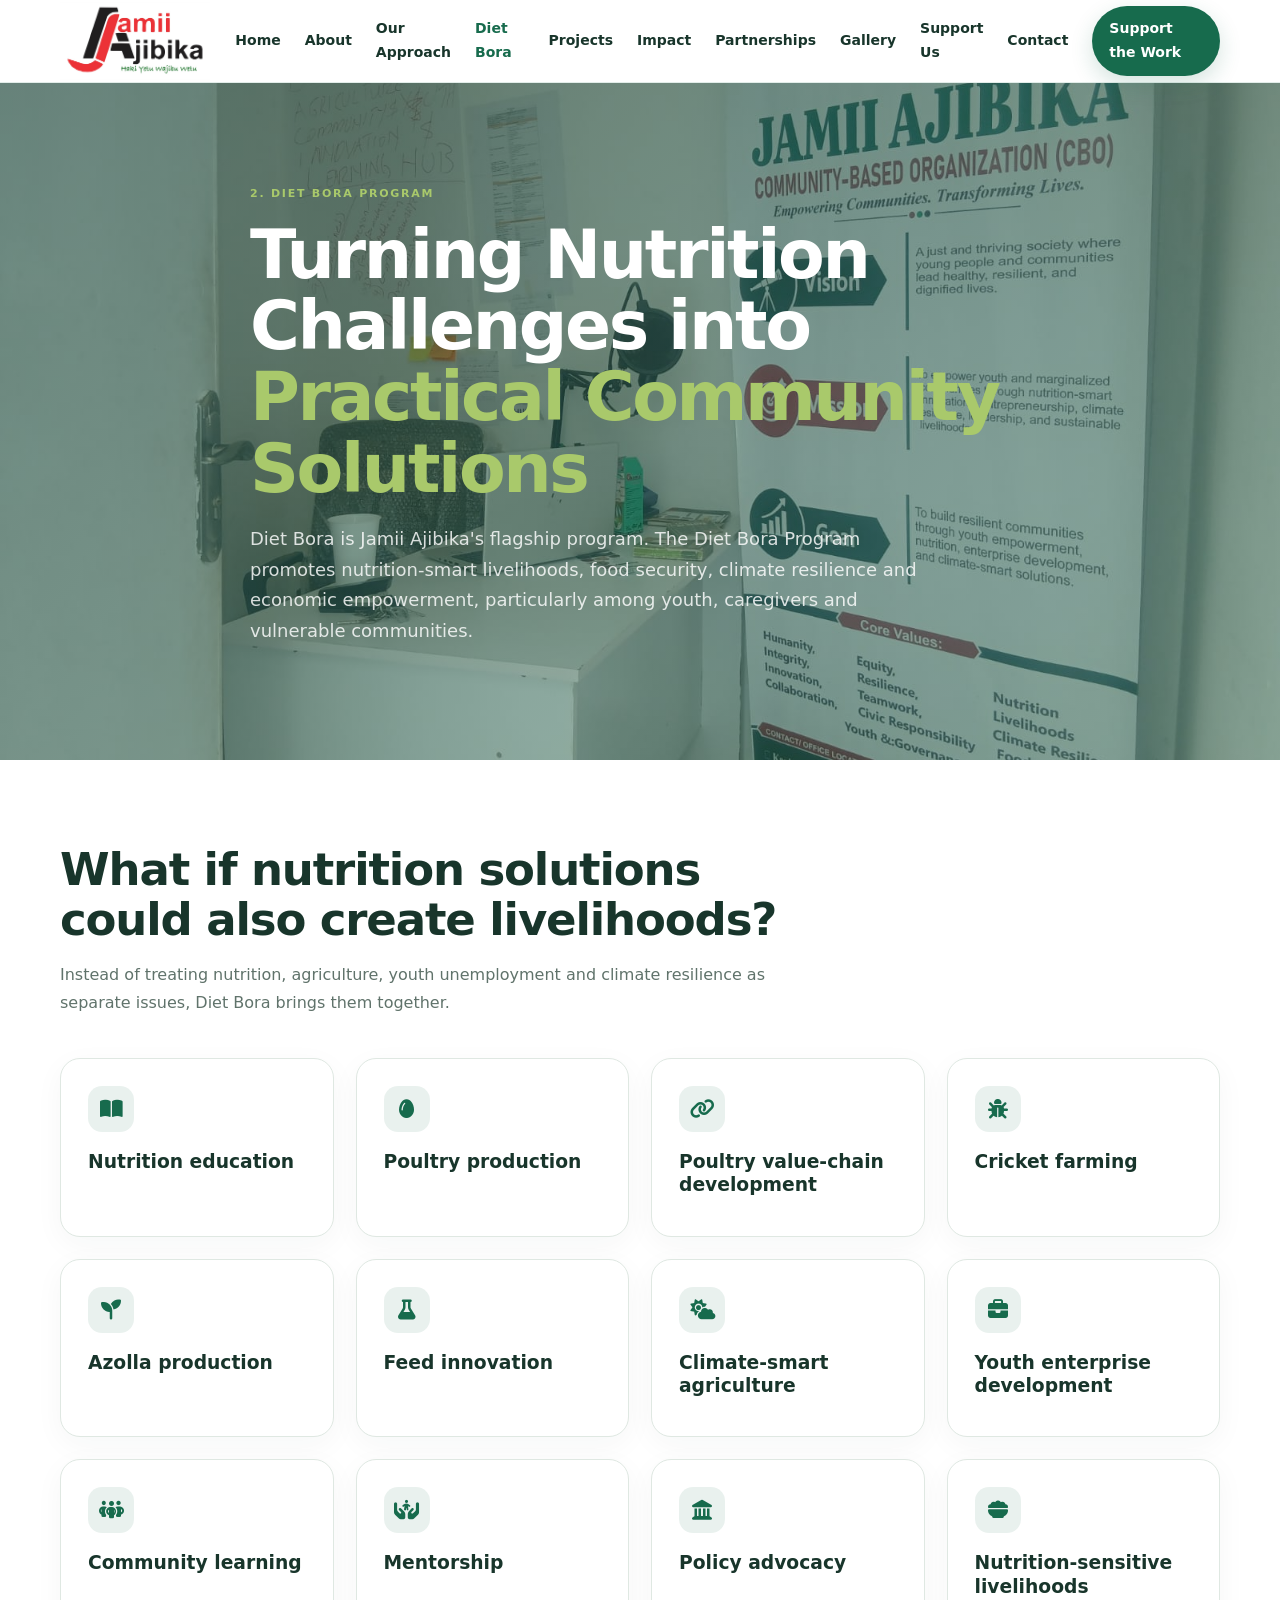
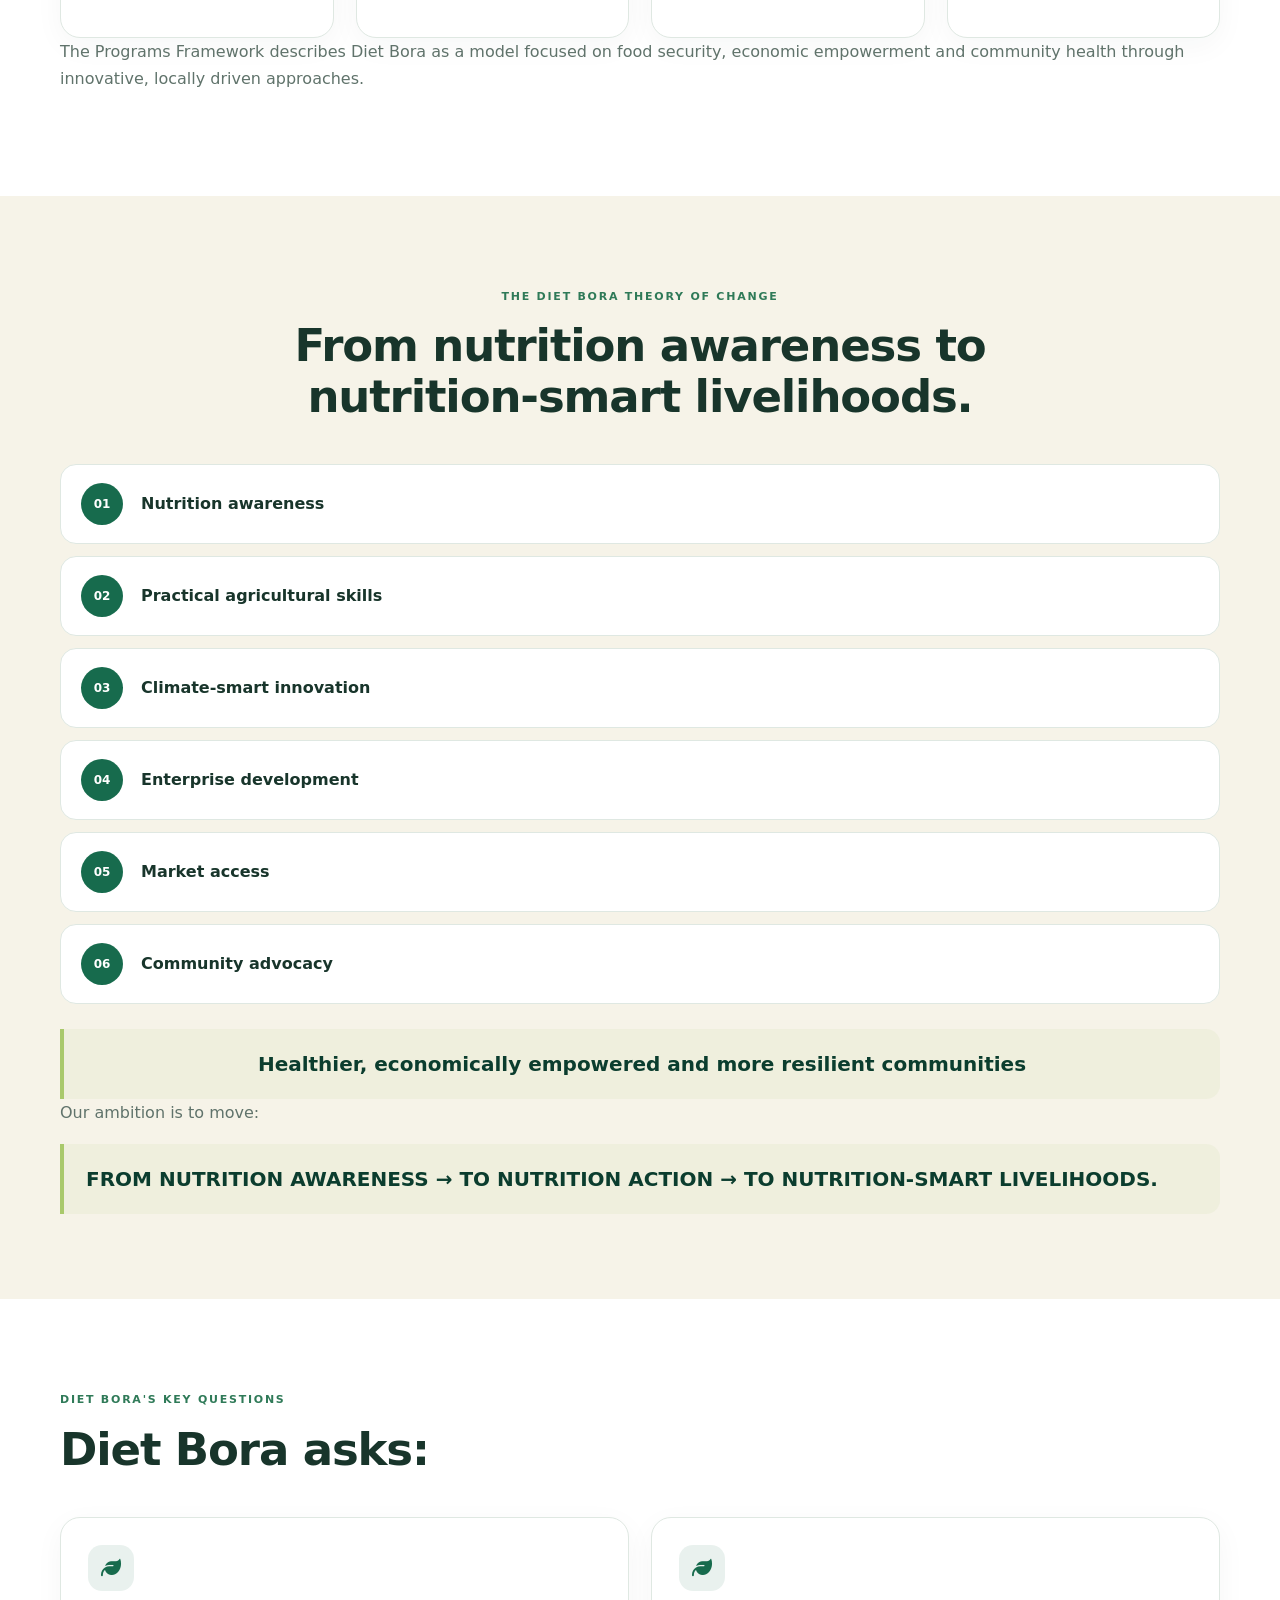
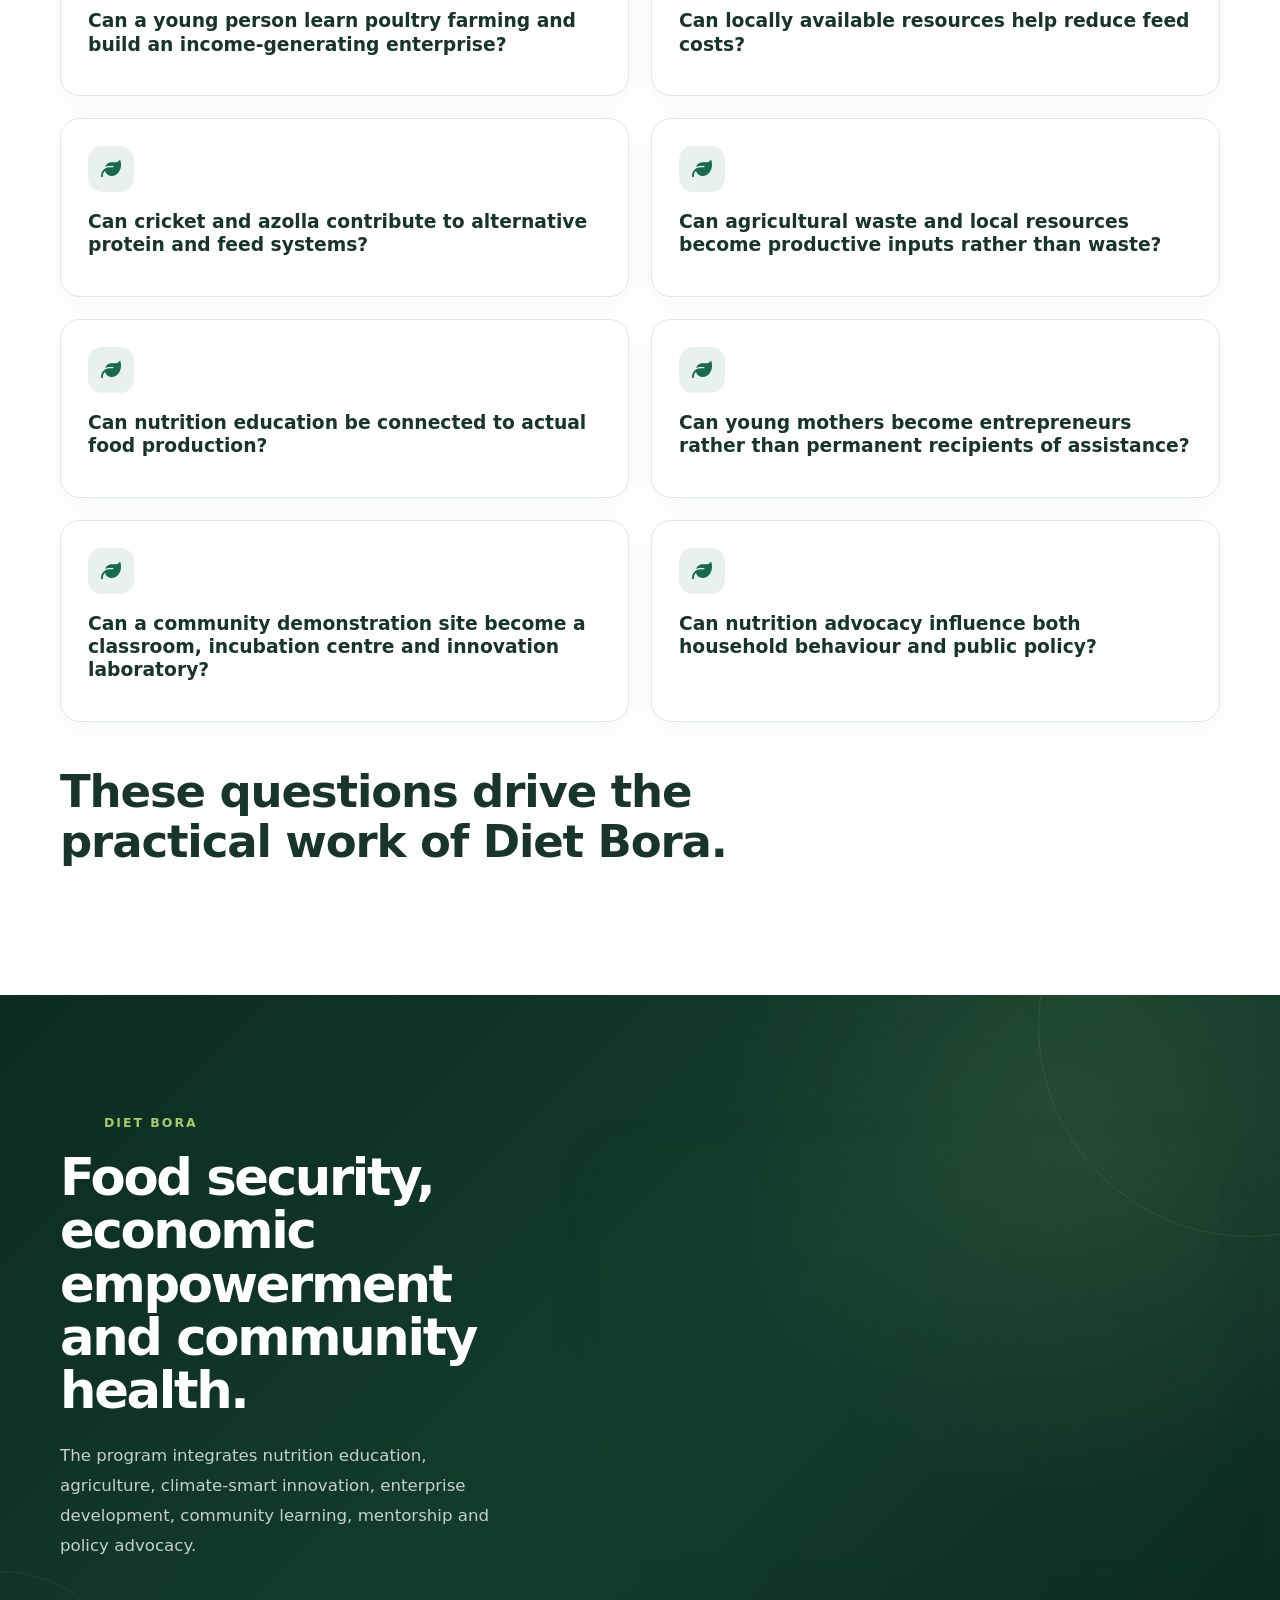
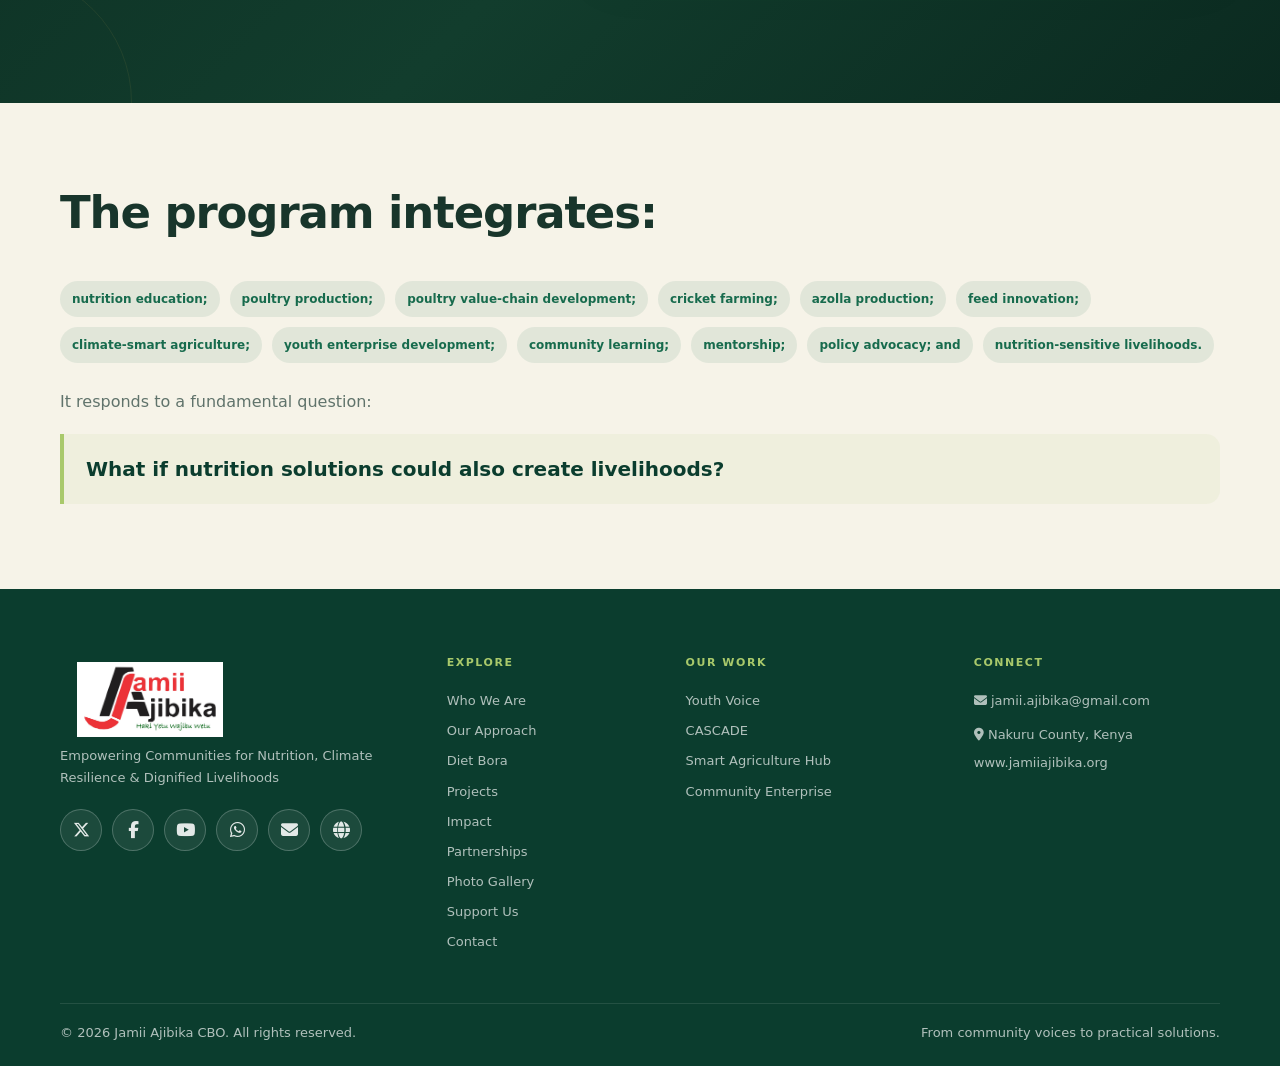
<file: programmes.html>
<!doctype html><html><head><meta http-equiv="refresh" content="0; url=diet-bora.html"><link rel="canonical" href="diet-bora.html"></head><body>Redirecting to <a href="diet-bora.html">Diet Bora</a>. </body></html>
</file>
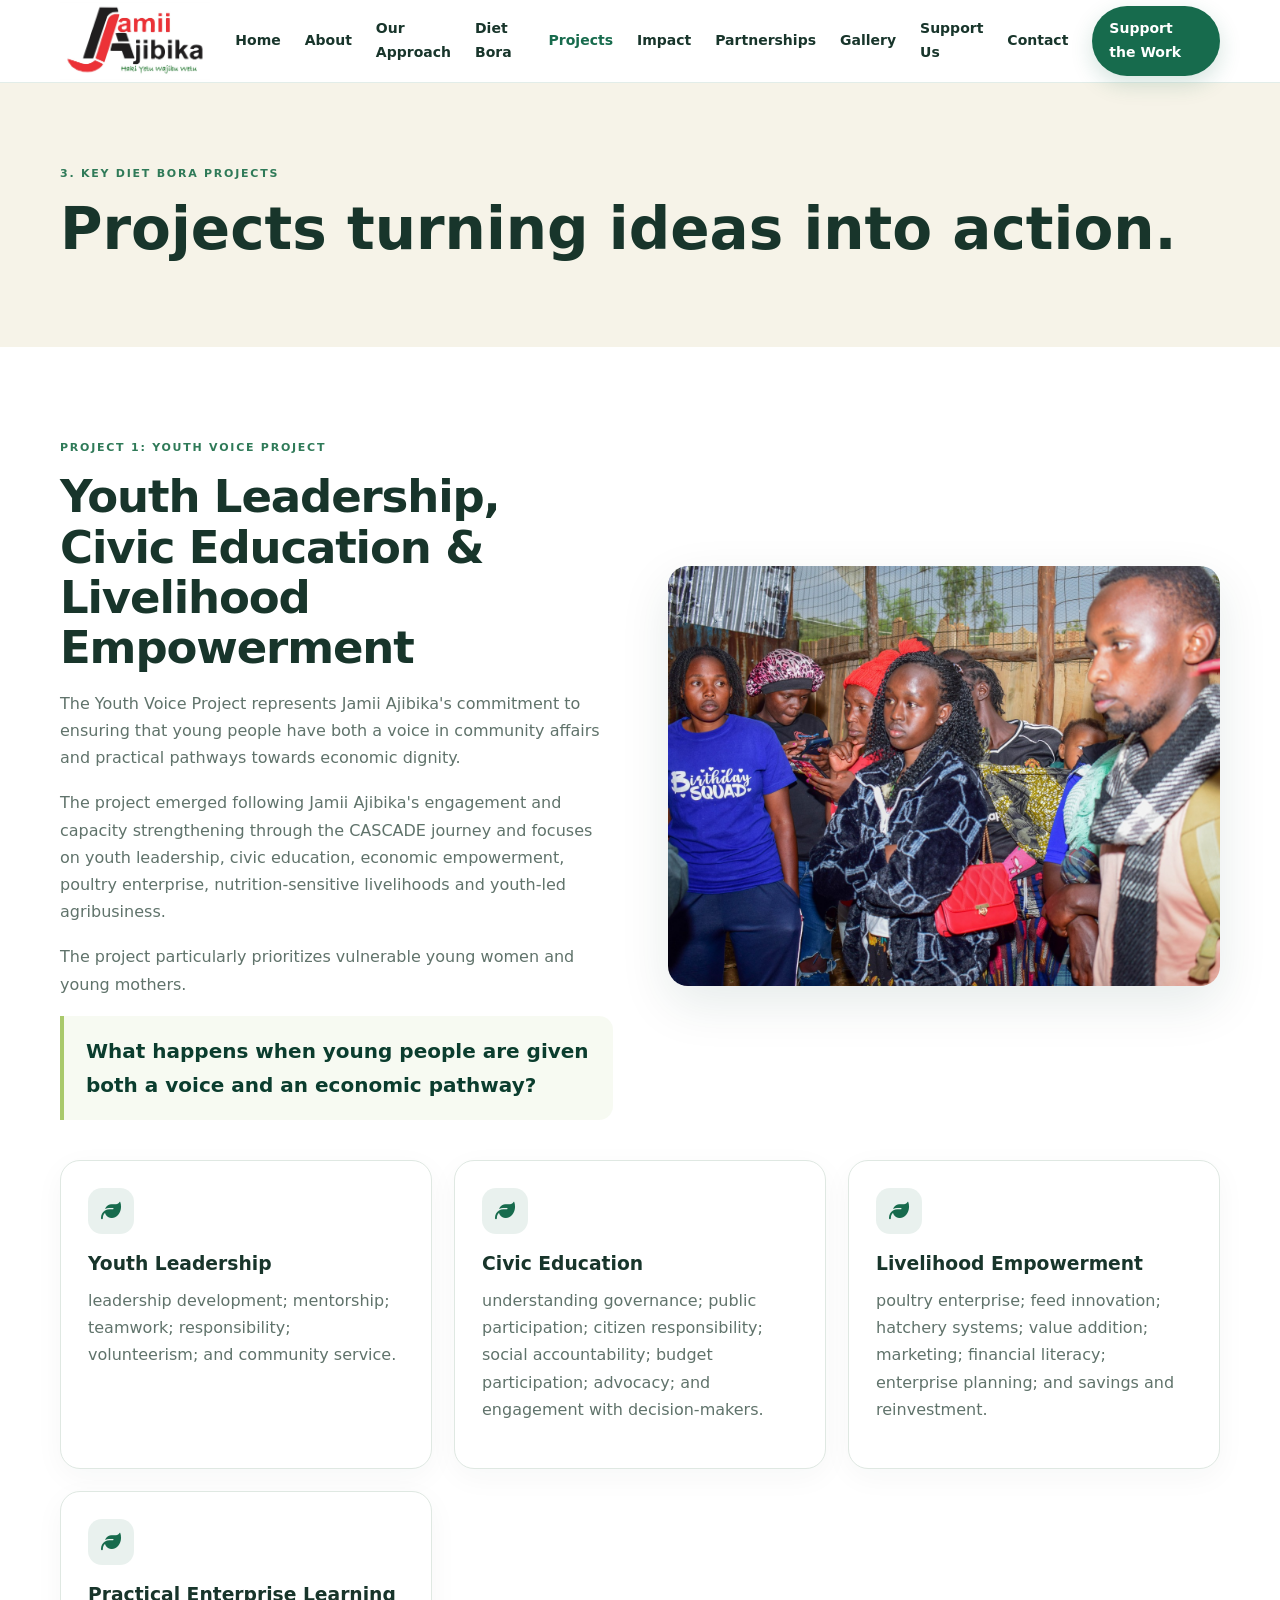
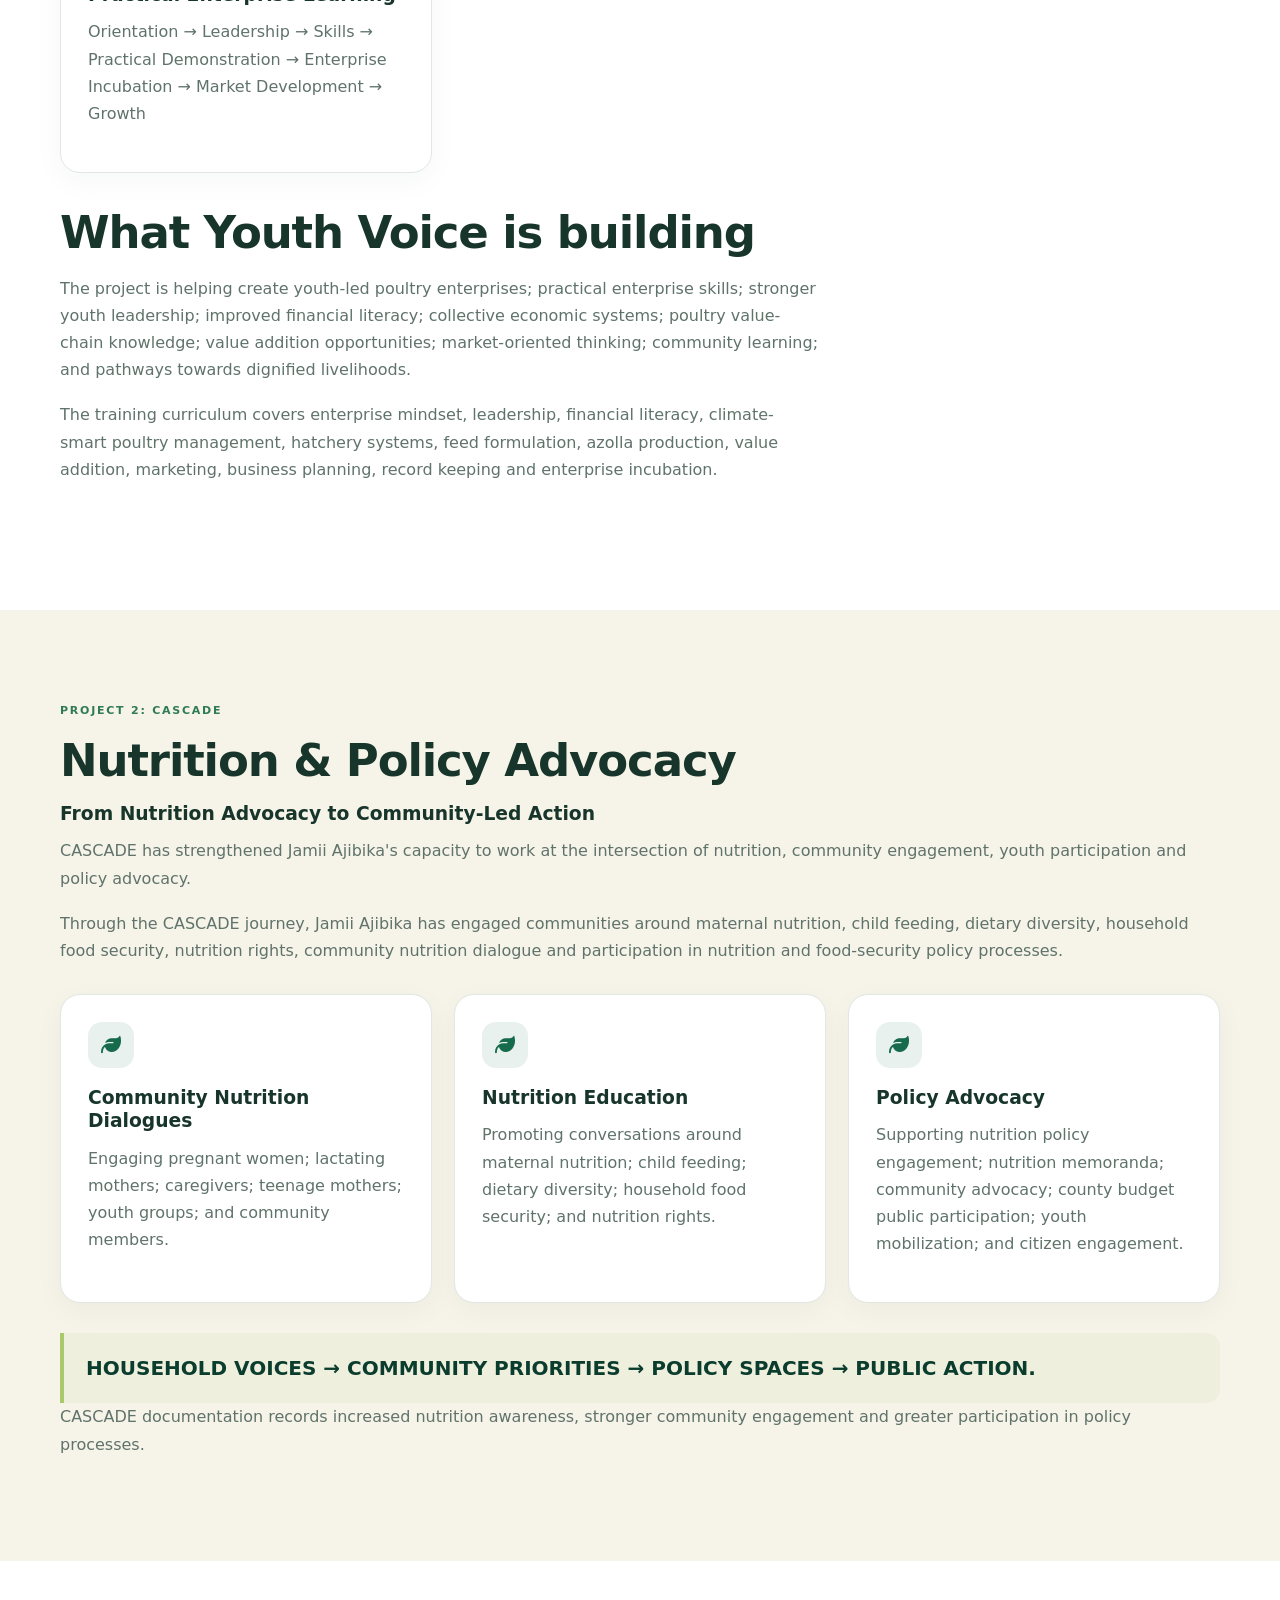
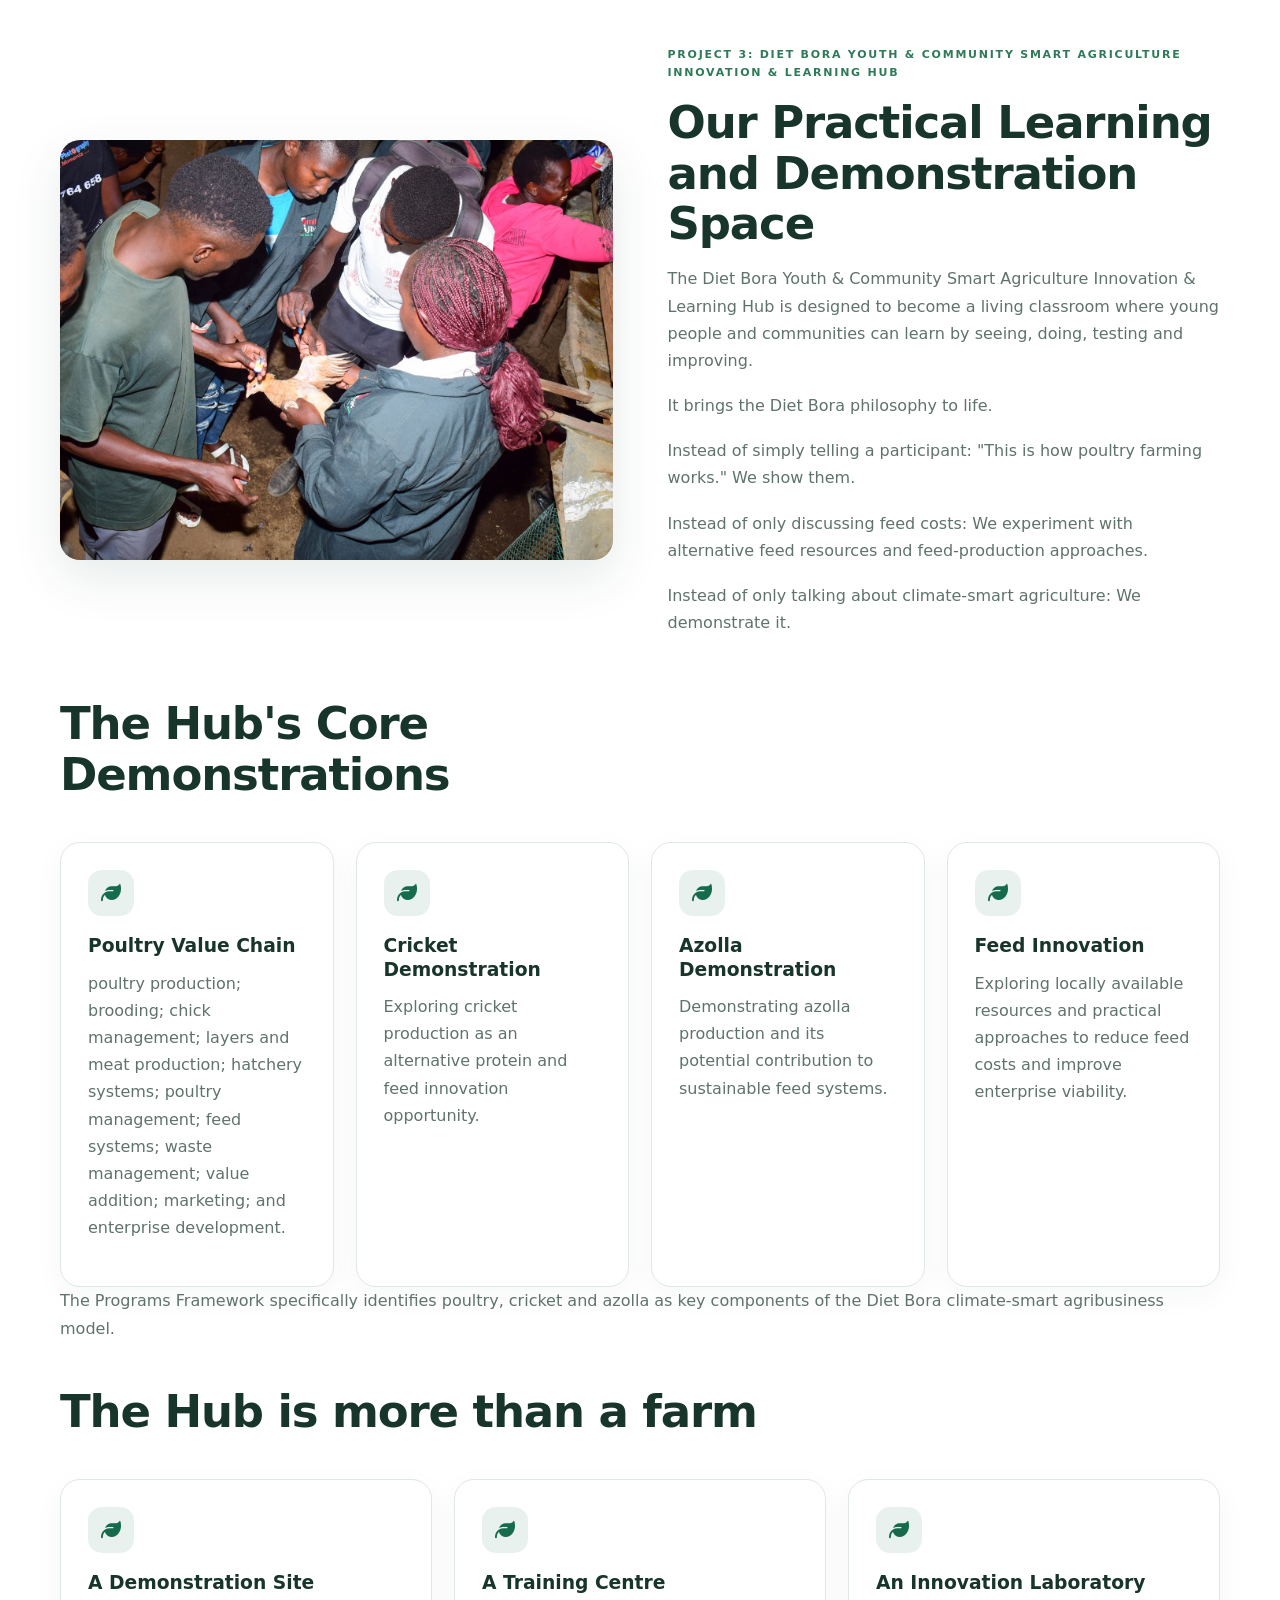
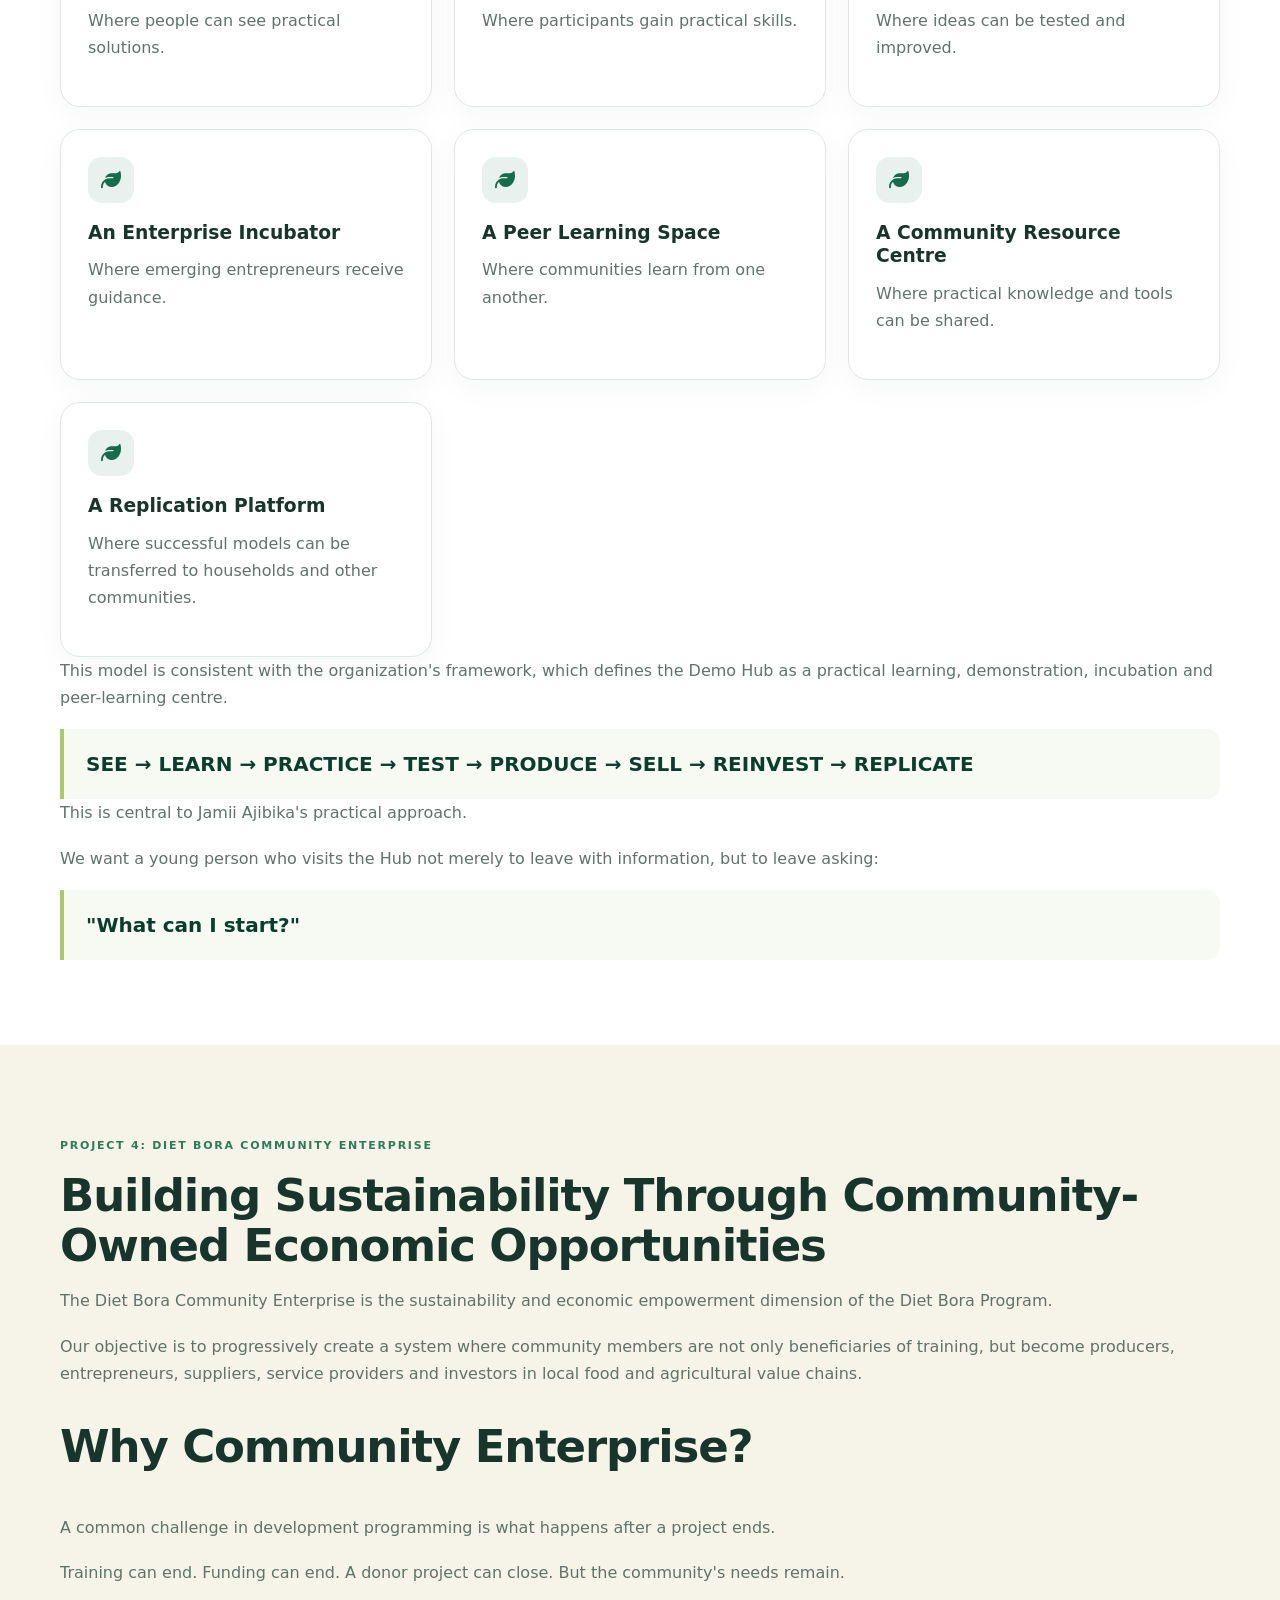
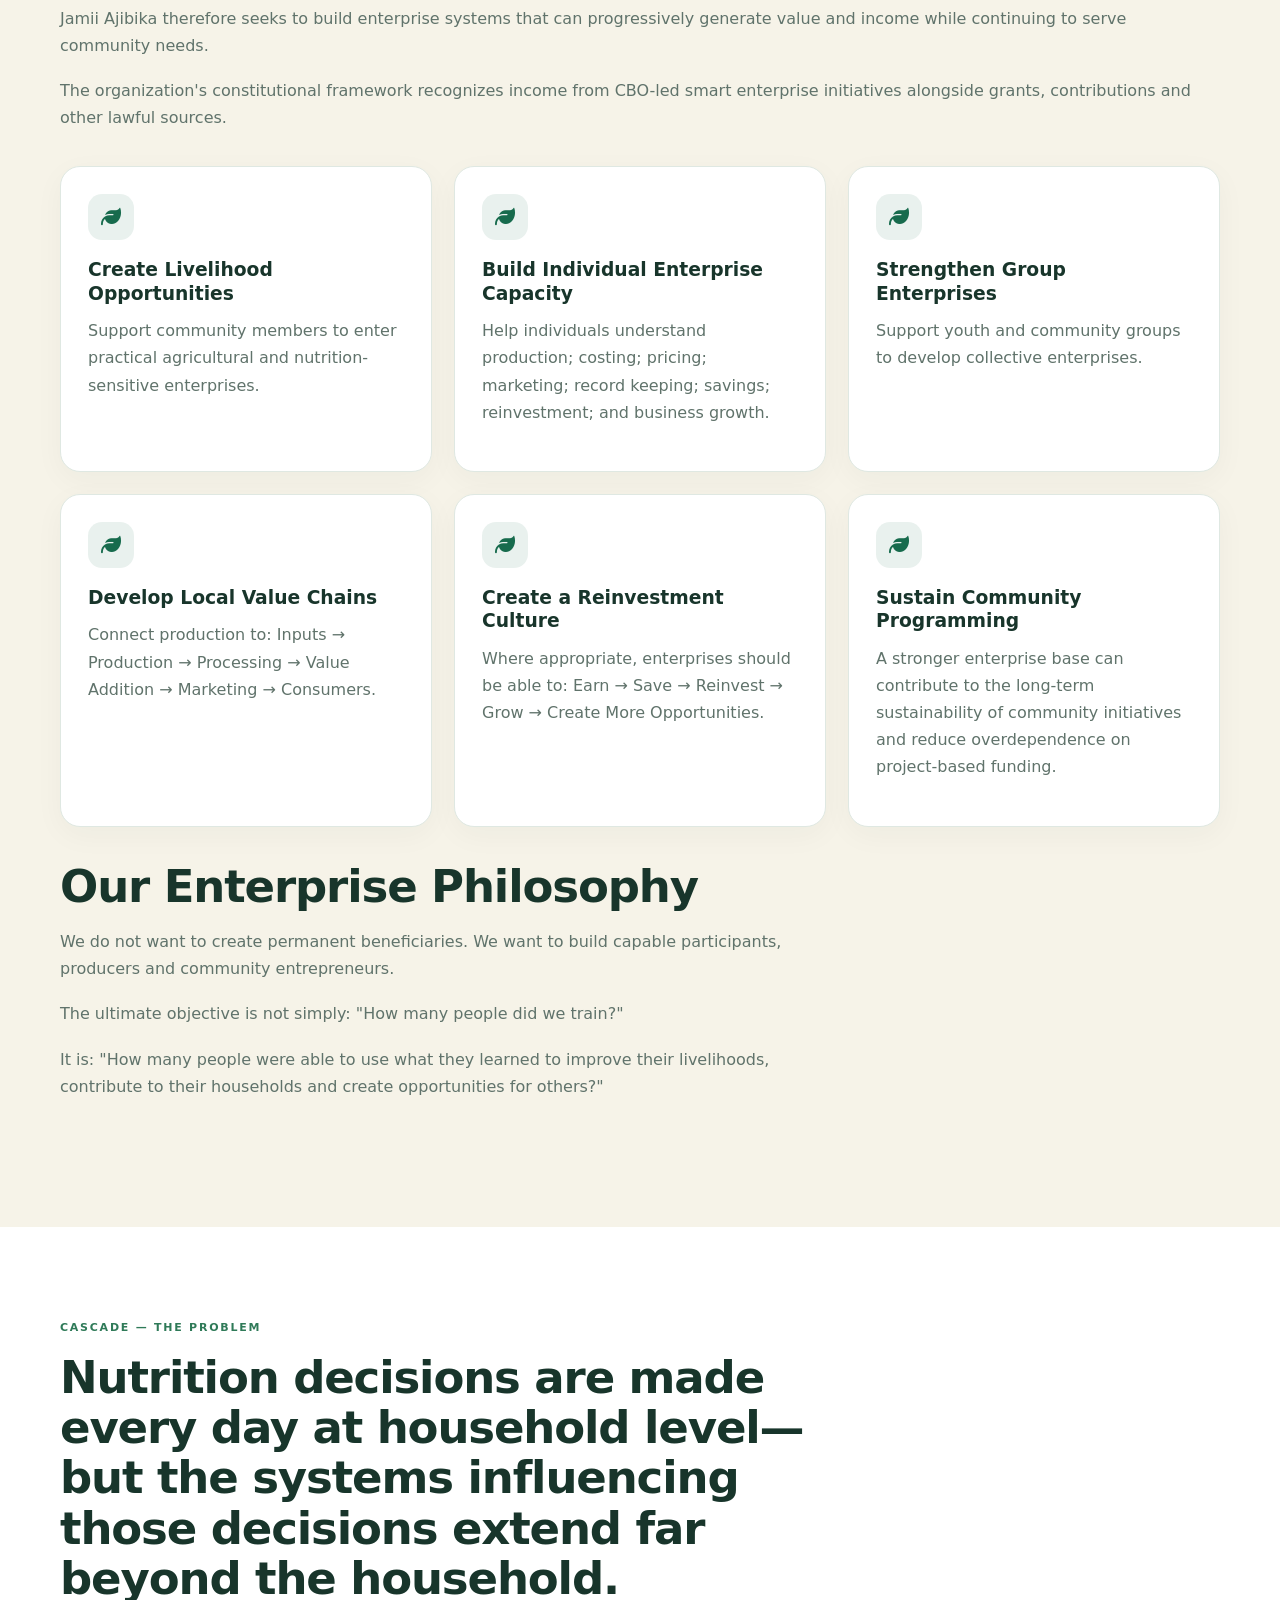
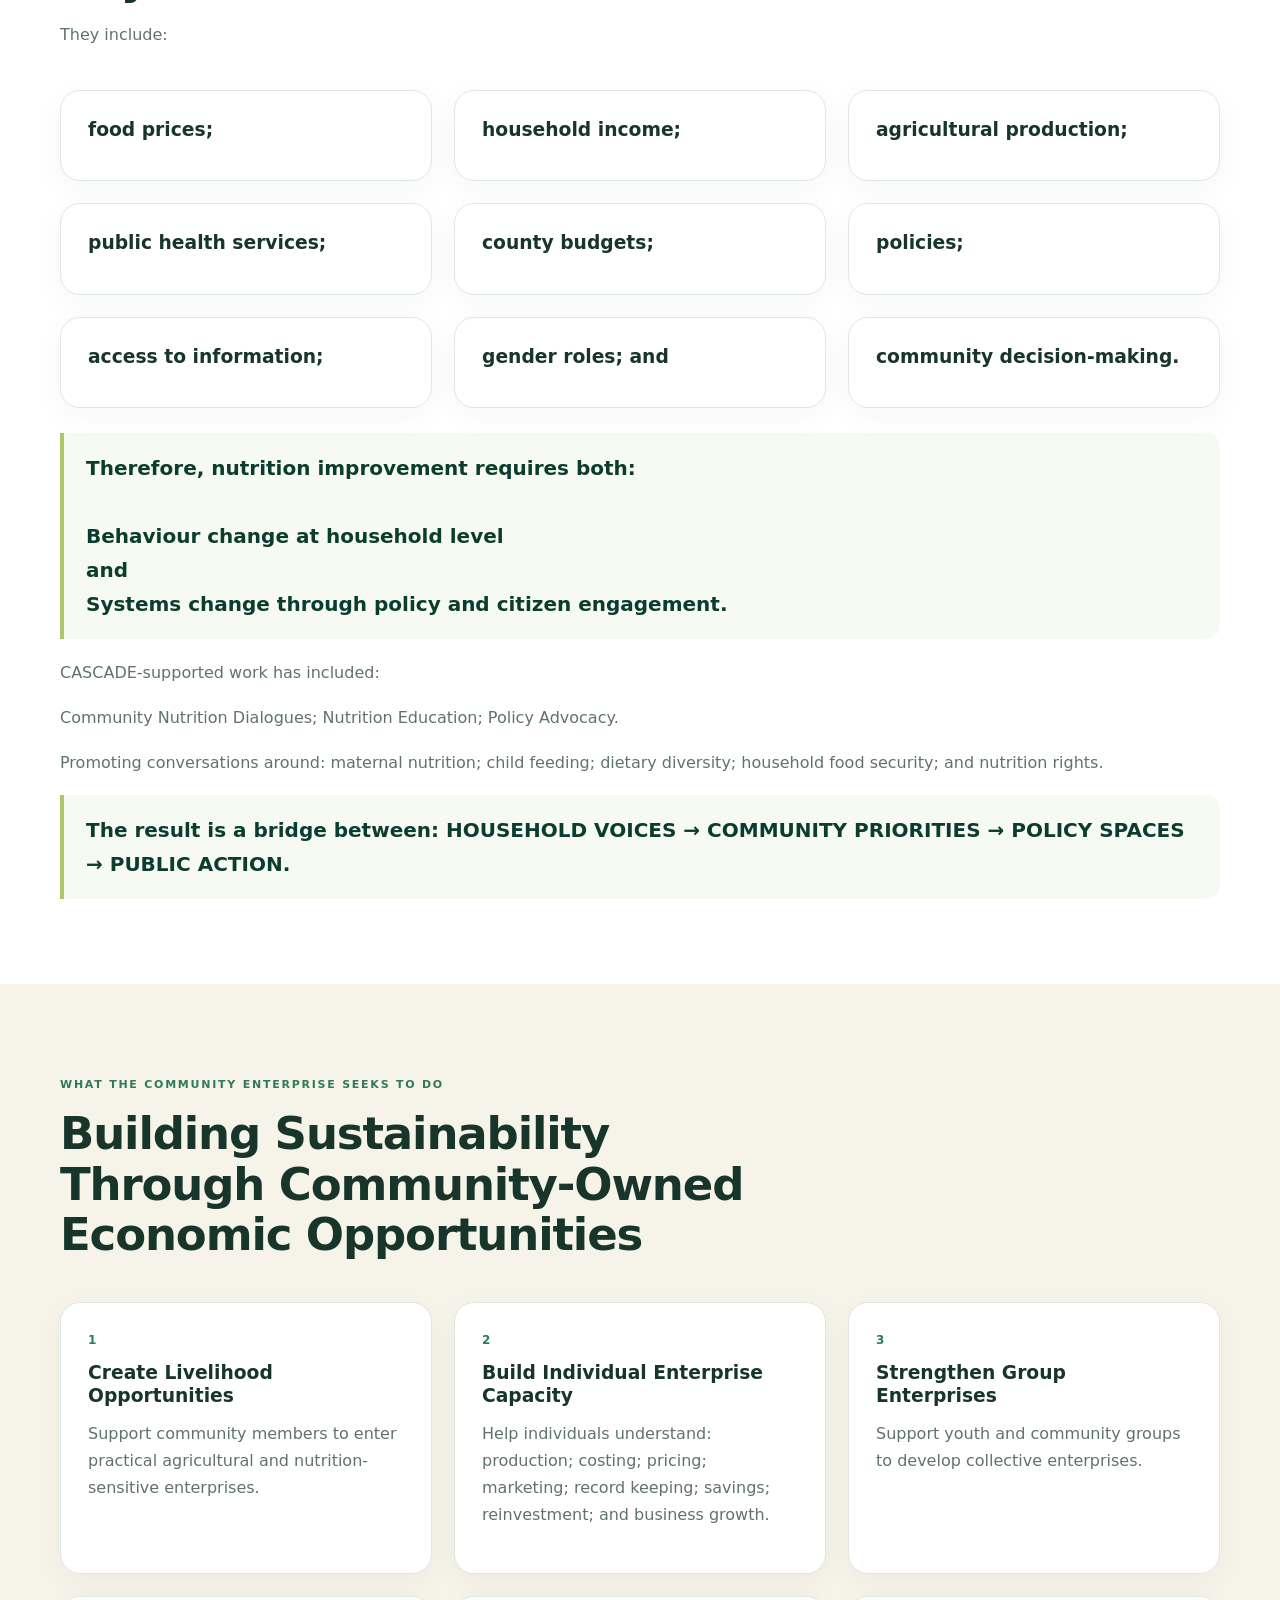
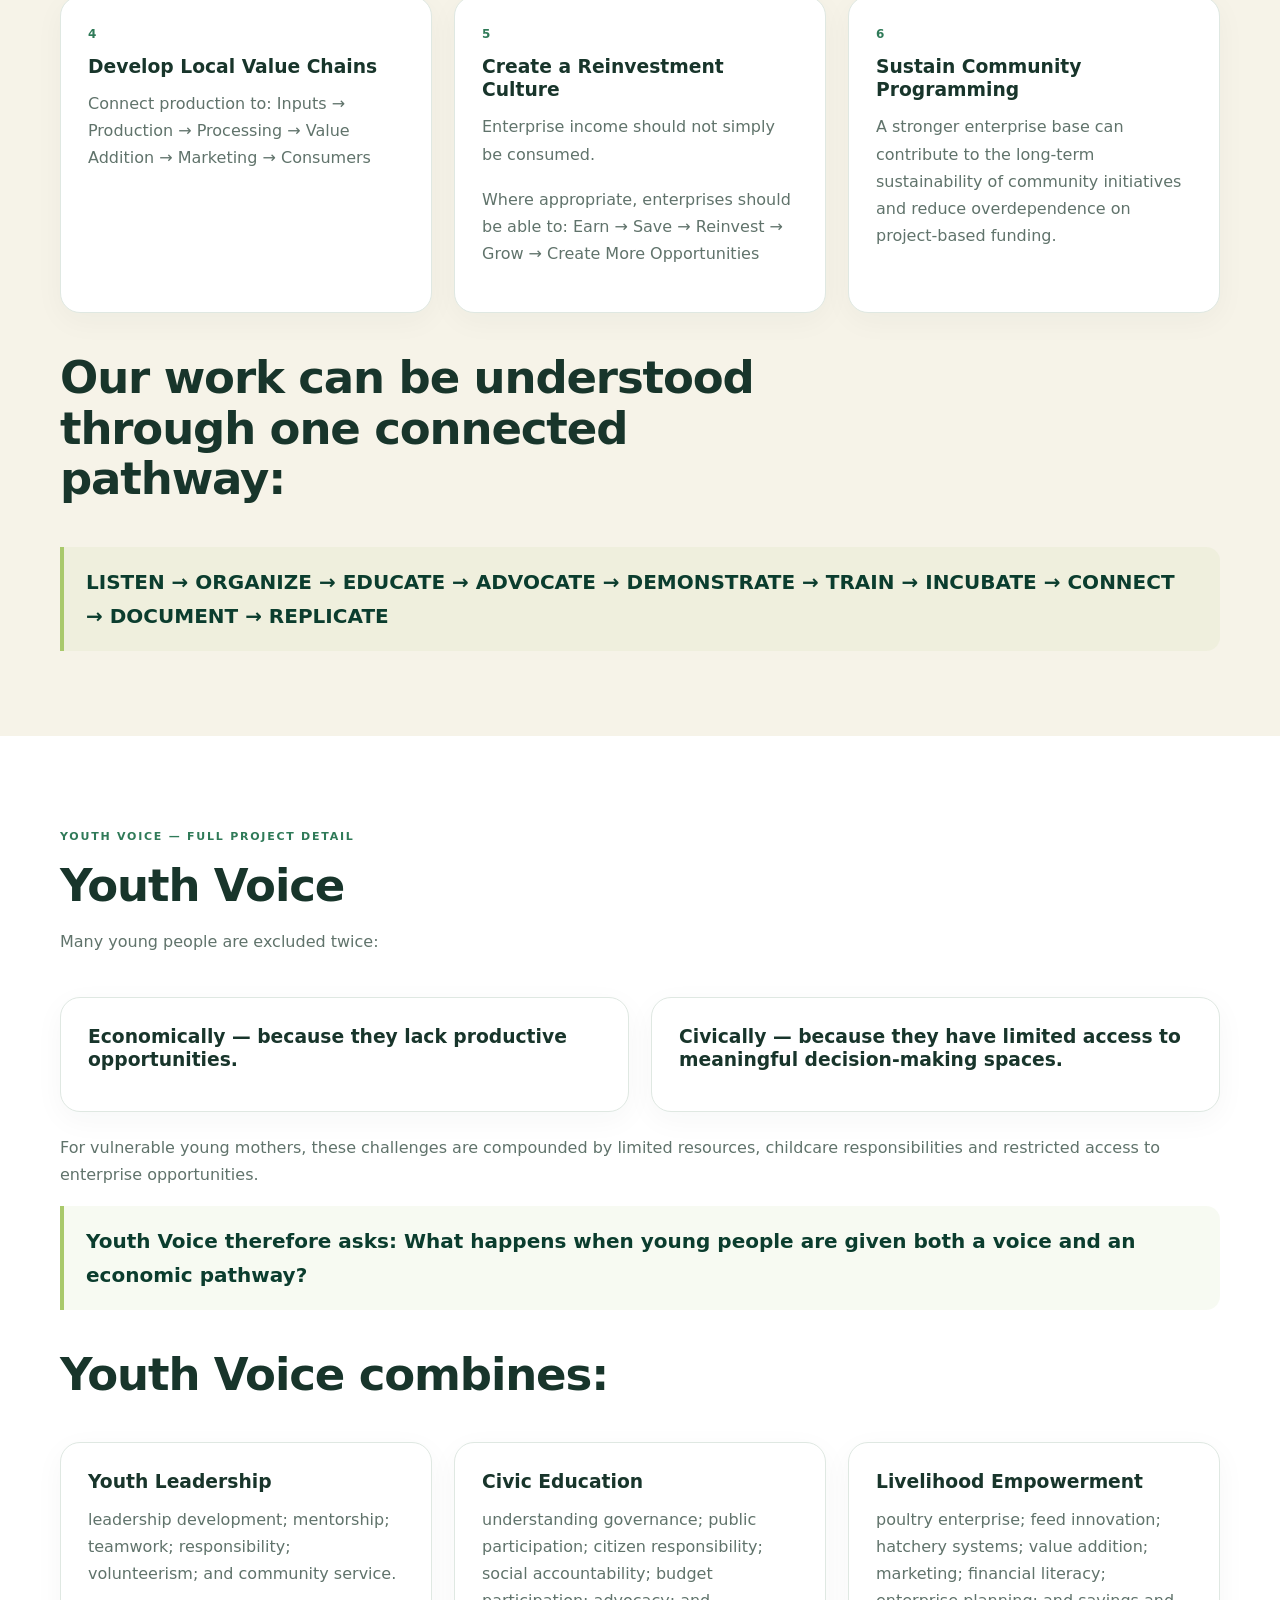
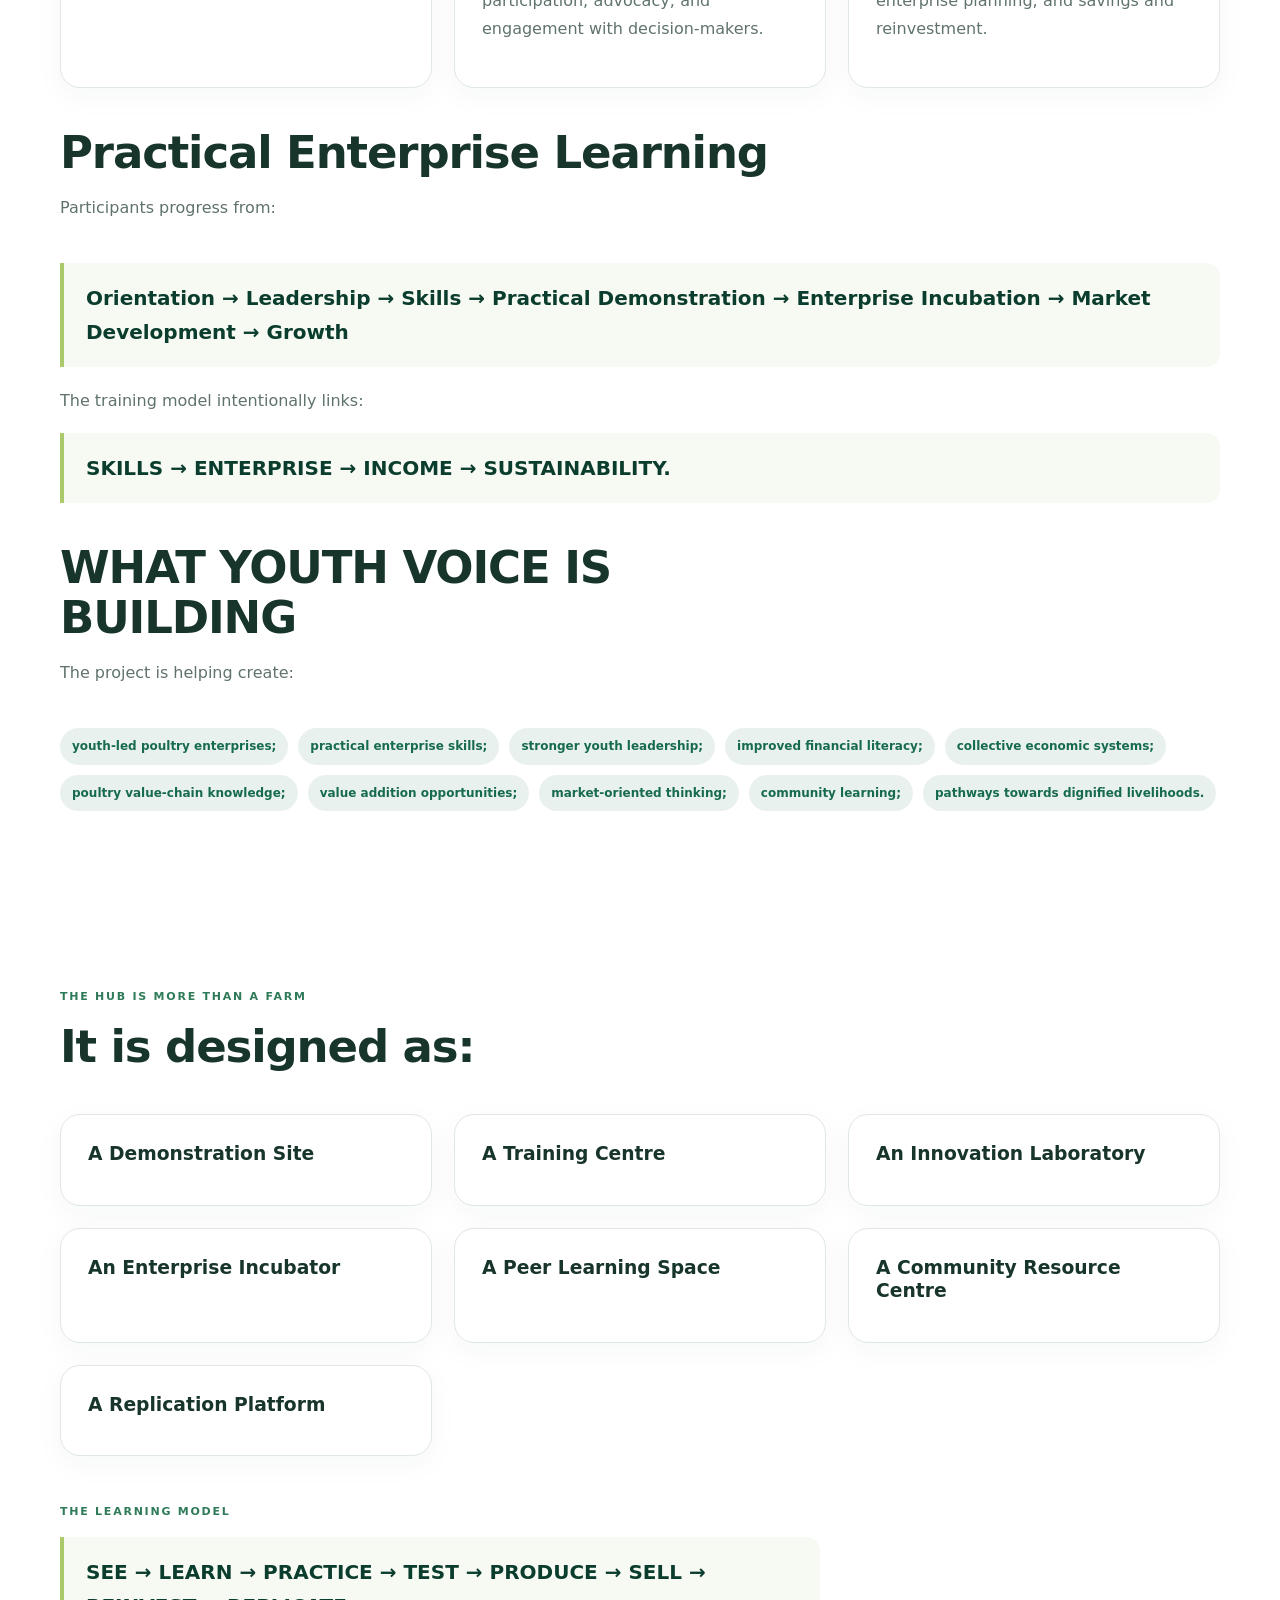
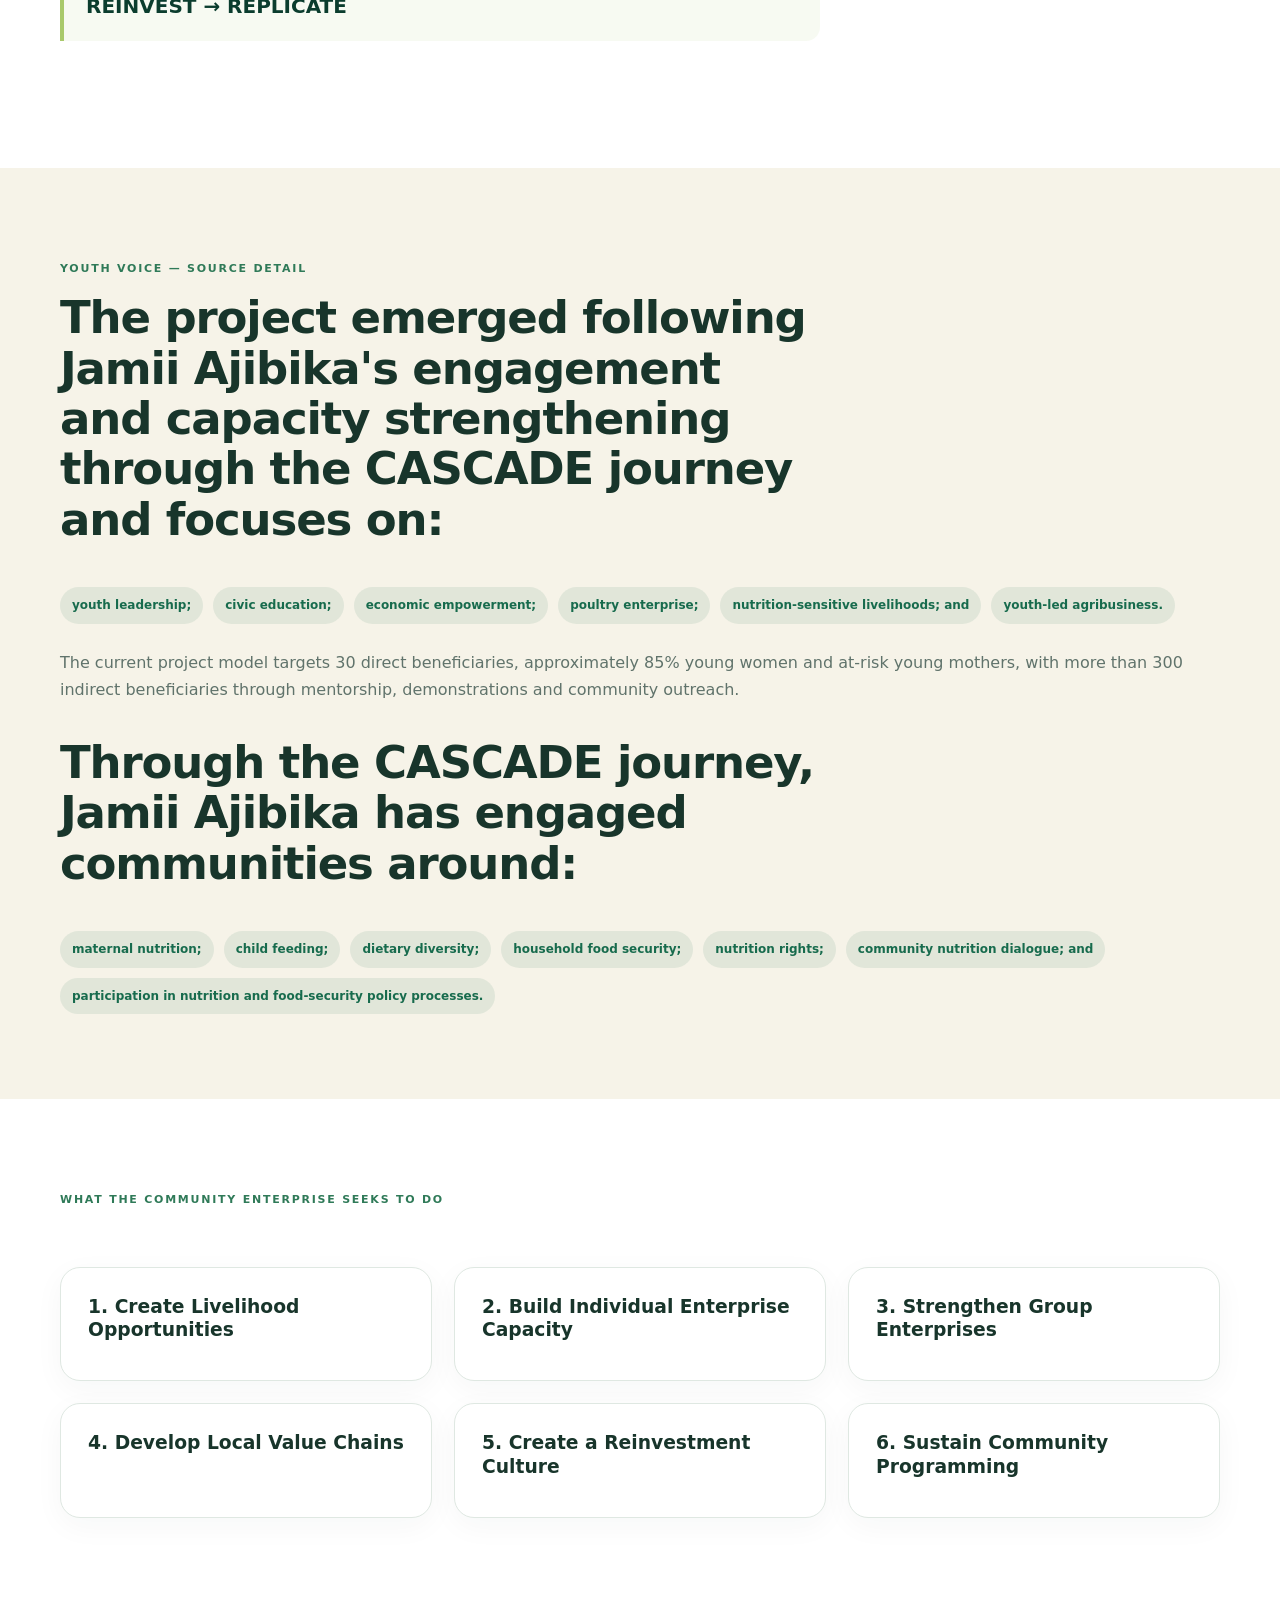
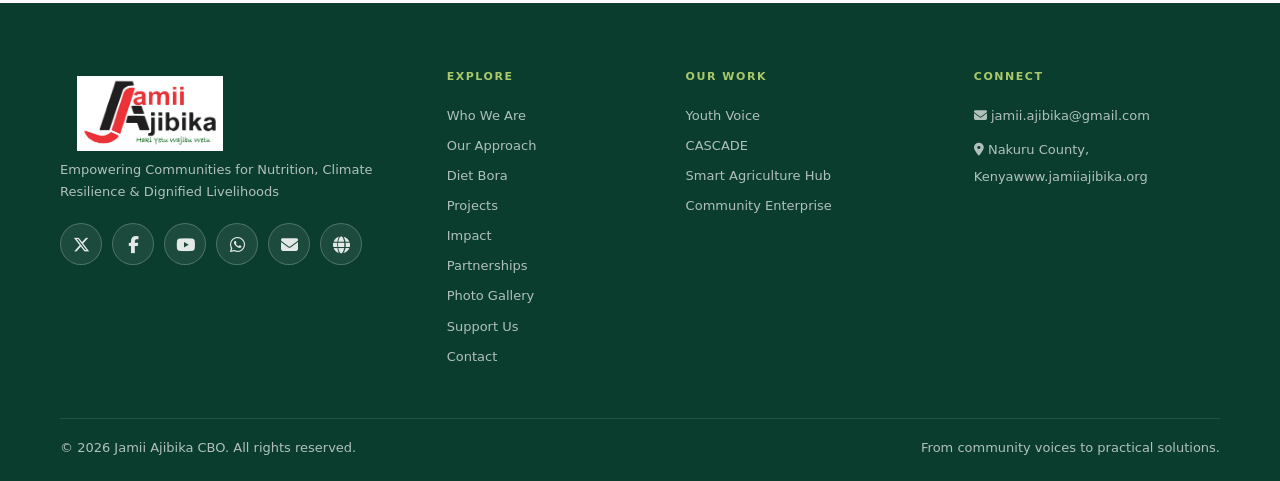
<file: projects.html>
<!doctype html><html lang="en"><head><meta charset="UTF-8"><meta name="viewport" content="width=device-width, initial-scale=1.0"><title>Projects | Jamii Ajibika CBO</title><meta name="description" content="Empowering Communities for Nutrition, Climate Resilience & Dignified Livelihoods."><link rel="stylesheet" href="https://cdnjs.cloudflare.com/ajax/libs/font-awesome/6.5.2/css/all.min.css"><link rel="stylesheet" href="site.css"></head><body><header class="site-header"><div class="container nav-wrap"><a class="brand" href="index.html" aria-label="Jamii Ajibika home"><img class="brand-logo" src="logo.jpeg" alt="Jamii Ajibika CBO logo"></a><button class="menu-btn" id="menuToggle" aria-label="Open navigation" aria-expanded="false"><i class="fa-solid fa-bars"></i></button><nav class="nav" id="mainNav"><a class="" href="index.html">Home</a><a class="" href="about.html">About</a><a class="" href="approach.html">Our Approach</a><a class="" href="diet-bora.html">Diet Bora</a><a class="active" href="projects.html">Projects</a><a class="" href="impact.html">Impact</a><a class="" href="partnerships.html">Partnerships</a><a class="" href="gallery.html">Gallery</a><a class="" href="support.html">Support Us</a><a class="" href="contact.html">Contact</a><a class="nav-cta" href="support.html">Support the Work</a></nav></div></header><main><section class="page-title"><div class="container"><span class="eyebrow" style="color:var(--leaf)">3. KEY DIET BORA PROJECTS</span><h1>Projects turning ideas into <span>action.</span></h1></div></section>
<section class="section" id="youth-voice"><div class="container split"><div><span class="eyebrow" style="color:var(--leaf)">PROJECT 1: YOUTH VOICE PROJECT</span><h2>Youth Leadership, Civic Education &amp; Livelihood Empowerment</h2><p class="">The Youth Voice Project represents Jamii Ajibika's commitment to ensuring that young people have both a voice in community affairs and practical pathways towards economic dignity.</p><p class="">The project emerged following Jamii Ajibika's engagement and capacity strengthening through the CASCADE journey and focuses on youth leadership, civic education, economic empowerment, poultry enterprise, nutrition-sensitive livelihoods and youth-led agribusiness.</p><p class="">The project particularly prioritizes vulnerable young women and young mothers.</p><div class="quote">What happens when young people are given both a voice and an economic pathway?</div></div><div class="photo"><img src="5.jpg" alt="Youth Voice Project" loading="lazy"></div></div><div class="container" style="margin-top:40px"><div class="grid grid-3"><article class="card"><div class="icon"><i class="fa-solid fa-leaf"></i></div><h3>Youth Leadership</h3><p class="">leadership development; mentorship; teamwork; responsibility; volunteerism; and community service.</p></article><article class="card"><div class="icon"><i class="fa-solid fa-leaf"></i></div><h3>Civic Education</h3><p class="">understanding governance; public participation; citizen responsibility; social accountability; budget participation; advocacy; and engagement with decision-makers.</p></article><article class="card"><div class="icon"><i class="fa-solid fa-leaf"></i></div><h3>Livelihood Empowerment</h3><p class="">poultry enterprise; feed innovation; hatchery systems; value addition; marketing; financial literacy; enterprise planning; and savings and reinvestment.</p></article><article class="card"><div class="icon"><i class="fa-solid fa-leaf"></i></div><h3>Practical Enterprise Learning</h3><p class="">Orientation → Leadership → Skills → Practical Demonstration → Enterprise Incubation → Market Development → Growth</p></article></div><div class="section-head" style="margin-top:35px"><h2>What Youth Voice is building</h2><p class="">The project is helping create youth-led poultry enterprises; practical enterprise skills; stronger youth leadership; improved financial literacy; collective economic systems; poultry value-chain knowledge; value addition opportunities; market-oriented thinking; community learning; and pathways towards dignified livelihoods.</p><p class="">The training curriculum covers enterprise mindset, leadership, financial literacy, climate-smart poultry management, hatchery systems, feed formulation, azolla production, value addition, marketing, business planning, record keeping and enterprise incubation.</p></div></div></section>
<section class="section alt" id="cascade"><div class="container"><span class="eyebrow" style="color:var(--leaf)">PROJECT 2: CASCADE</span><h2>Nutrition &amp; Policy Advocacy</h2><h3>From Nutrition Advocacy to Community-Led Action</h3><p class="">CASCADE has strengthened Jamii Ajibika's capacity to work at the intersection of nutrition, community engagement, youth participation and policy advocacy.</p><p class="">Through the CASCADE journey, Jamii Ajibika has engaged communities around maternal nutrition, child feeding, dietary diversity, household food security, nutrition rights, community nutrition dialogue and participation in nutrition and food-security policy processes.</p><div class="grid grid-3" style="margin-top:30px"><article class="card"><div class="icon"><i class="fa-solid fa-leaf"></i></div><h3>Community Nutrition Dialogues</h3><p class="">Engaging pregnant women; lactating mothers; caregivers; teenage mothers; youth groups; and community members.</p></article><article class="card"><div class="icon"><i class="fa-solid fa-leaf"></i></div><h3>Nutrition Education</h3><p class="">Promoting conversations around maternal nutrition; child feeding; dietary diversity; household food security; and nutrition rights.</p></article><article class="card"><div class="icon"><i class="fa-solid fa-leaf"></i></div><h3>Policy Advocacy</h3><p class="">Supporting nutrition policy engagement; nutrition memoranda; community advocacy; county budget public participation; youth mobilization; and citizen engagement.</p></article></div><div class="quote" style="margin-top:30px">HOUSEHOLD VOICES → COMMUNITY PRIORITIES → POLICY SPACES → PUBLIC ACTION.</div><p class="">CASCADE documentation records increased nutrition awareness, stronger community engagement and greater participation in policy processes.</p></div></section>
<section class="section" id="hub"><div class="container split"><div class="photo"><img src="6.jpg" alt="Smart Agriculture Innovation and Learning Hub" loading="lazy"></div><div><span class="eyebrow" style="color:var(--leaf)">PROJECT 3: DIET BORA YOUTH &amp; COMMUNITY SMART AGRICULTURE INNOVATION &amp; LEARNING HUB</span><h2>Our Practical Learning and Demonstration Space</h2><p class="">The Diet Bora Youth &amp; Community Smart Agriculture Innovation &amp; Learning Hub is designed to become a living classroom where young people and communities can learn by seeing, doing, testing and improving.</p><p class="">It brings the Diet Bora philosophy to life.</p><p class="">Instead of simply telling a participant: &quot;This is how poultry farming works.&quot; We show them.</p><p class="">Instead of only discussing feed costs: We experiment with alternative feed resources and feed-production approaches.</p><p class="">Instead of only talking about climate-smart agriculture: We demonstrate it.</p></div></div><div class="container" style="margin-top:45px"><div class="section-head"><h2>The Hub's Core Demonstrations</h2></div><div class="grid grid-4"><article class="card"><div class="icon"><i class="fa-solid fa-leaf"></i></div><h3>Poultry Value Chain</h3><p class="">poultry production; brooding; chick management; layers and meat production; hatchery systems; poultry management; feed systems; waste management; value addition; marketing; and enterprise development.</p></article><article class="card"><div class="icon"><i class="fa-solid fa-leaf"></i></div><h3>Cricket Demonstration</h3><p class="">Exploring cricket production as an alternative protein and feed innovation opportunity.</p></article><article class="card"><div class="icon"><i class="fa-solid fa-leaf"></i></div><h3>Azolla Demonstration</h3><p class="">Demonstrating azolla production and its potential contribution to sustainable feed systems.</p></article><article class="card"><div class="icon"><i class="fa-solid fa-leaf"></i></div><h3>Feed Innovation</h3><p class="">Exploring locally available resources and practical approaches to reduce feed costs and improve enterprise viability.</p></article></div><p class="">The Programs Framework specifically identifies poultry, cricket and azolla as key components of the Diet Bora climate-smart agribusiness model.</p><div class="section-head" style="margin-top:45px"><h2>The Hub is more than a farm</h2></div><div class="grid grid-3"><article class="card"><div class="icon"><i class="fa-solid fa-leaf"></i></div><h3>A Demonstration Site</h3><p class="">Where people can see practical solutions.</p></article><article class="card"><div class="icon"><i class="fa-solid fa-leaf"></i></div><h3>A Training Centre</h3><p class="">Where participants gain practical skills.</p></article><article class="card"><div class="icon"><i class="fa-solid fa-leaf"></i></div><h3>An Innovation Laboratory</h3><p class="">Where ideas can be tested and improved.</p></article><article class="card"><div class="icon"><i class="fa-solid fa-leaf"></i></div><h3>An Enterprise Incubator</h3><p class="">Where emerging entrepreneurs receive guidance.</p></article><article class="card"><div class="icon"><i class="fa-solid fa-leaf"></i></div><h3>A Peer Learning Space</h3><p class="">Where communities learn from one another.</p></article><article class="card"><div class="icon"><i class="fa-solid fa-leaf"></i></div><h3>A Community Resource Centre</h3><p class="">Where practical knowledge and tools can be shared.</p></article><article class="card"><div class="icon"><i class="fa-solid fa-leaf"></i></div><h3>A Replication Platform</h3><p class="">Where successful models can be transferred to households and other communities.</p></article></div><p class="">This model is consistent with the organization's framework, which defines the Demo Hub as a practical learning, demonstration, incubation and peer-learning centre.</p><div class="quote">SEE → LEARN → PRACTICE → TEST → PRODUCE → SELL → REINVEST → REPLICATE</div><p class="">This is central to Jamii Ajibika's practical approach.</p><p class="">We want a young person who visits the Hub not merely to leave with information, but to leave asking:</p><div class="quote">"What can I start?"</div></div></section>
<section class="section alt" id="community-enterprise"><div class="container"><span class="eyebrow" style="color:var(--leaf)">PROJECT 4: DIET BORA COMMUNITY ENTERPRISE</span><h2>Building Sustainability Through Community-Owned Economic Opportunities</h2><p class="">The Diet Bora Community Enterprise is the sustainability and economic empowerment dimension of the Diet Bora Program.</p><p class="">Our objective is to progressively create a system where community members are not only beneficiaries of training, but become producers, entrepreneurs, suppliers, service providers and investors in local food and agricultural value chains.</p><div class="section-head" style="margin-top:35px"><h2>Why Community Enterprise?</h2></div><p class="">A common challenge in development programming is what happens after a project ends.</p><p class="">Training can end. Funding can end. A donor project can close. But the community's needs remain.</p><p class="">Jamii Ajibika therefore seeks to build enterprise systems that can progressively generate value and income while continuing to serve community needs.</p><p class="">The organization's constitutional framework recognizes income from CBO-led smart enterprise initiatives alongside grants, contributions and other lawful sources.</p><div class="grid grid-3" style="margin-top:35px"><article class="card"><div class="icon"><i class="fa-solid fa-leaf"></i></div><h3>Create Livelihood Opportunities</h3><p class="">Support community members to enter practical agricultural and nutrition-sensitive enterprises.</p></article><article class="card"><div class="icon"><i class="fa-solid fa-leaf"></i></div><h3>Build Individual Enterprise Capacity</h3><p class="">Help individuals understand production; costing; pricing; marketing; record keeping; savings; reinvestment; and business growth.</p></article><article class="card"><div class="icon"><i class="fa-solid fa-leaf"></i></div><h3>Strengthen Group Enterprises</h3><p class="">Support youth and community groups to develop collective enterprises.</p></article><article class="card"><div class="icon"><i class="fa-solid fa-leaf"></i></div><h3>Develop Local Value Chains</h3><p class="">Connect production to: Inputs → Production → Processing → Value Addition → Marketing → Consumers.</p></article><article class="card"><div class="icon"><i class="fa-solid fa-leaf"></i></div><h3>Create a Reinvestment Culture</h3><p class="">Where appropriate, enterprises should be able to: Earn → Save → Reinvest → Grow → Create More Opportunities.</p></article><article class="card"><div class="icon"><i class="fa-solid fa-leaf"></i></div><h3>Sustain Community Programming</h3><p class="">A stronger enterprise base can contribute to the long-term sustainability of community initiatives and reduce overdependence on project-based funding.</p></article></div><div class="section-head" style="margin-top:35px"><h2>Our Enterprise Philosophy</h2><p class="">We do not want to create permanent beneficiaries. We want to build capable participants, producers and community entrepreneurs.</p><p class="">The ultimate objective is not simply: &quot;How many people did we train?&quot;</p><p class="">It is: &quot;How many people were able to use what they learned to improve their livelihoods, contribute to their households and create opportunities for others?&quot;</p></div></div></section><section class="section"><div class="container"><div class="section-head"><span class="eyebrow" style="color:var(--leaf)">CASCADE — THE PROBLEM</span><h2>Nutrition decisions are made every day at household level—but the systems influencing those decisions extend far beyond the household.</h2><p>They include:</p></div><div class="grid grid-3"><article class="card"><h3>food prices;</h3></article><article class="card"><h3>household income;</h3></article><article class="card"><h3>agricultural production;</h3></article><article class="card"><h3>public health services;</h3></article><article class="card"><h3>county budgets;</h3></article><article class="card"><h3>policies;</h3></article><article class="card"><h3>access to information;</h3></article><article class="card"><h3>gender roles; and</h3></article><article class="card"><h3>community decision-making.</h3></article></div><div class="quote" style="margin-top:25px">Therefore, nutrition improvement requires both:<br><br>Behaviour change at household level<br>and<br>Systems change through policy and citizen engagement.</div><p style="margin-top:20px">CASCADE-supported work has included:</p><p>Community Nutrition Dialogues; Nutrition Education; Policy Advocacy.</p><p>Promoting conversations around: maternal nutrition; child feeding; dietary diversity; household food security; and nutrition rights.</p><div class="quote">The result is a bridge between: HOUSEHOLD VOICES → COMMUNITY PRIORITIES → POLICY SPACES → PUBLIC ACTION.</div></div></section><section class="section alt"><div class="container"><div class="section-head"><span class="eyebrow" style="color:var(--leaf)">WHAT THE COMMUNITY ENTERPRISE SEEKS TO DO</span><h2>Building Sustainability Through Community-Owned Economic Opportunities</h2></div><div class="grid grid-3"><article class="card"><div class="number">1</div><h3>Create Livelihood Opportunities</h3><p>Support community members to enter practical agricultural and nutrition-sensitive enterprises.</p></article><article class="card"><div class="number">2</div><h3>Build Individual Enterprise Capacity</h3><p>Help individuals understand: production; costing; pricing; marketing; record keeping; savings; reinvestment; and business growth.</p></article><article class="card"><div class="number">3</div><h3>Strengthen Group Enterprises</h3><p>Support youth and community groups to develop collective enterprises.</p></article><article class="card"><div class="number">4</div><h3>Develop Local Value Chains</h3><p>Connect production to: Inputs → Production → Processing → Value Addition → Marketing → Consumers</p></article><article class="card"><div class="number">5</div><h3>Create a Reinvestment Culture</h3><p>Enterprise income should not simply be consumed.</p><p>Where appropriate, enterprises should be able to: Earn → Save → Reinvest → Grow → Create More Opportunities</p></article><article class="card"><div class="number">6</div><h3>Sustain Community Programming</h3><p>A stronger enterprise base can contribute to the long-term sustainability of community initiatives and reduce overdependence on project-based funding.</p></article></div><div class="section-head" style="margin-top:40px"><h2>Our work can be understood through one connected pathway:</h2></div><div class="quote">LISTEN → ORGANIZE → EDUCATE → ADVOCATE → DEMONSTRATE → TRAIN → INCUBATE → CONNECT → DOCUMENT → REPLICATE</div></div></section><section class="section"><div class="container"><div class="section-head"><span class="eyebrow" style="color:var(--leaf)">YOUTH VOICE — FULL PROJECT DETAIL</span><h2>Youth Voice</h2><p>Many young people are excluded twice:</p></div><div class="grid grid-2"><article class="card"><h3>Economically — because they lack productive opportunities.</h3></article><article class="card"><h3>Civically — because they have limited access to meaningful decision-making spaces.</h3></article></div><p style="margin-top:22px">For vulnerable young mothers, these challenges are compounded by limited resources, childcare responsibilities and restricted access to enterprise opportunities.</p><div class="quote">Youth Voice therefore asks: What happens when young people are given both a voice and an economic pathway?</div><div class="section-head" style="margin-top:40px"><h2>Youth Voice combines:</h2></div><div class="grid grid-3"><article class="card"><h3>Youth Leadership</h3><p>leadership development; mentorship; teamwork; responsibility; volunteerism; and community service.</p></article><article class="card"><h3>Civic Education</h3><p>understanding governance; public participation; citizen responsibility; social accountability; budget participation; advocacy; and engagement with decision-makers.</p></article><article class="card"><h3>Livelihood Empowerment</h3><p>poultry enterprise; feed innovation; hatchery systems; value addition; marketing; financial literacy; enterprise planning; and savings and reinvestment.</p></article></div><div class="section-head" style="margin-top:40px"><h2>Practical Enterprise Learning</h2><p>Participants progress from:</p></div><div class="quote">Orientation → Leadership → Skills → Practical Demonstration → Enterprise Incubation → Market Development → Growth</div><p style="margin-top:20px">The training model intentionally links:</p><div class="quote">SKILLS → ENTERPRISE → INCOME → SUSTAINABILITY.</div><div class="section-head" style="margin-top:40px"><h2>WHAT YOUTH VOICE IS BUILDING</h2><p>The project is helping create:</p></div><div class="badge-row"><span class="badge">youth-led poultry enterprises;</span><span class="badge">practical enterprise skills;</span><span class="badge">stronger youth leadership;</span><span class="badge">improved financial literacy;</span><span class="badge">collective economic systems;</span><span class="badge">poultry value-chain knowledge;</span><span class="badge">value addition opportunities;</span><span class="badge">market-oriented thinking;</span><span class="badge">community learning;</span><span class="badge">pathways towards dignified livelihoods.</span></div></div></section><section class="section"><div class="container"><div class="section-head"><span class="eyebrow" style="color:var(--leaf)">THE HUB IS MORE THAN A FARM</span><h2>It is designed as:</h2></div><div class="grid grid-3"><article class="card"><h3>A Demonstration Site</h3></article><article class="card"><h3>A Training Centre</h3></article><article class="card"><h3>An Innovation Laboratory</h3></article><article class="card"><h3>An Enterprise Incubator</h3></article><article class="card"><h3>A Peer Learning Space</h3></article><article class="card"><h3>A Community Resource Centre</h3></article><article class="card"><h3>A Replication Platform</h3></article></div><div class="section-head" style="margin-top:40px"><span class="eyebrow" style="color:var(--leaf)">THE LEARNING MODEL</span><div class="quote">SEE → LEARN → PRACTICE → TEST → PRODUCE → SELL → REINVEST → REPLICATE</div></div></div></section><section class="section alt"><div class="container"><div class="section-head"><span class="eyebrow" style="color:var(--leaf)">YOUTH VOICE — SOURCE DETAIL</span><h2>The project emerged following Jamii Ajibika's engagement and capacity strengthening through the CASCADE journey and focuses on:</h2></div><div class="badge-row"><span class="badge">youth leadership;</span><span class="badge">civic education;</span><span class="badge">economic empowerment;</span><span class="badge">poultry enterprise;</span><span class="badge">nutrition-sensitive livelihoods; and</span><span class="badge">youth-led agribusiness.</span></div><p style="margin-top:25px">The current project model targets 30 direct beneficiaries, approximately 85% young women and at-risk young mothers, with more than 300 indirect beneficiaries through mentorship, demonstrations and community outreach.</p><div class="section-head" style="margin-top:35px"><h2>Through the CASCADE journey, Jamii Ajibika has engaged communities around:</h2></div><div class="badge-row"><span class="badge">maternal nutrition;</span><span class="badge">child feeding;</span><span class="badge">dietary diversity;</span><span class="badge">household food security;</span><span class="badge">nutrition rights;</span><span class="badge">community nutrition dialogue; and</span><span class="badge">participation in nutrition and food-security policy processes.</span></div></div></section><section class="section"><div class="container"><div class="section-head"><span class="eyebrow" style="color:var(--leaf)">WHAT THE COMMUNITY ENTERPRISE SEEKS TO DO</span></div><div class="grid grid-3"><article class="card"><h3>1. Create Livelihood Opportunities</h3></article><article class="card"><h3>2. Build Individual Enterprise Capacity</h3></article><article class="card"><h3>3. Strengthen Group Enterprises</h3></article><article class="card"><h3>4. Develop Local Value Chains</h3></article><article class="card"><h3>5. Create a Reinvestment Culture</h3></article><article class="card"><h3>6. Sustain Community Programming</h3></article></div></div></section></main><footer class="footer"><div class="container footer-grid"><div><a class="brand footer-brand" href="index.html"><img src="logo.jpeg" alt="Jamii Ajibika CBO logo"></a><p>Empowering Communities for Nutrition, Climate Resilience &amp; Dignified Livelihoods</p><div class="footer-socials" aria-label="Jamii Ajibika social media"><a href="https://x.com/JamiiAjibikacbo" target="_blank" rel="noopener noreferrer" aria-label="X / Twitter"><i class="fa-brands fa-x-twitter"></i></a><a href="https://www.facebook.com/AjibikaJamii" target="_blank" rel="noopener noreferrer" aria-label="Facebook"><i class="fa-brands fa-facebook-f"></i></a><a href="https://www.youtube.com/@ajibikaEducatetv" target="_blank" rel="noopener noreferrer" aria-label="YouTube"><i class="fa-brands fa-youtube"></i></a><a class="whatsapp" href="https://wa.me/254755654960" target="_blank" rel="noopener noreferrer" aria-label="WhatsApp"><i class="fa-brands fa-whatsapp"></i></a><a class="email" href="mailto:jamii.ajibika@gmail.com" aria-label="Email"><i class="fa-solid fa-envelope"></i></a><a class="website" href="https://www.jamiiajibika.org" target="_blank" rel="noopener noreferrer" aria-label="Website"><i class="fa-solid fa-globe"></i></a></div></div><div><h4>Explore</h4><a href="about.html">Who We Are</a><a href="approach.html">Our Approach</a><a href="diet-bora.html">Diet Bora</a><a href="projects.html">Projects</a><a href="impact.html">Impact</a><a href="partnerships.html">Partnerships</a><a href="gallery.html">Photo Gallery</a><a href="support.html">Support Us</a><a href="contact.html">Contact</a></div><div><h4>Our Work</h4><a href="projects.html#youth-voice">Youth Voice</a><a href="projects.html#cascade">CASCADE</a><a href="projects.html#hub">Smart Agriculture Hub</a><a href="projects.html#community-enterprise">Community Enterprise</a></div><div><h4>Connect</h4><a href="mailto:jamii.ajibika@gmail.com"><i class="fa-solid fa-envelope"></i> jamii.ajibika@gmail.com</a><span><i class="fa-solid fa-location-dot"></i> Nakuru County, Kenya</span><span>www.jamiiajibika.org</span></div></div><div class="container footer-bottom"><span>© 2026 Jamii Ajibika CBO. All rights reserved.</span><span>From community voices to practical solutions.</span></div></footer><script src="script.js"></script></body></html>
</file>
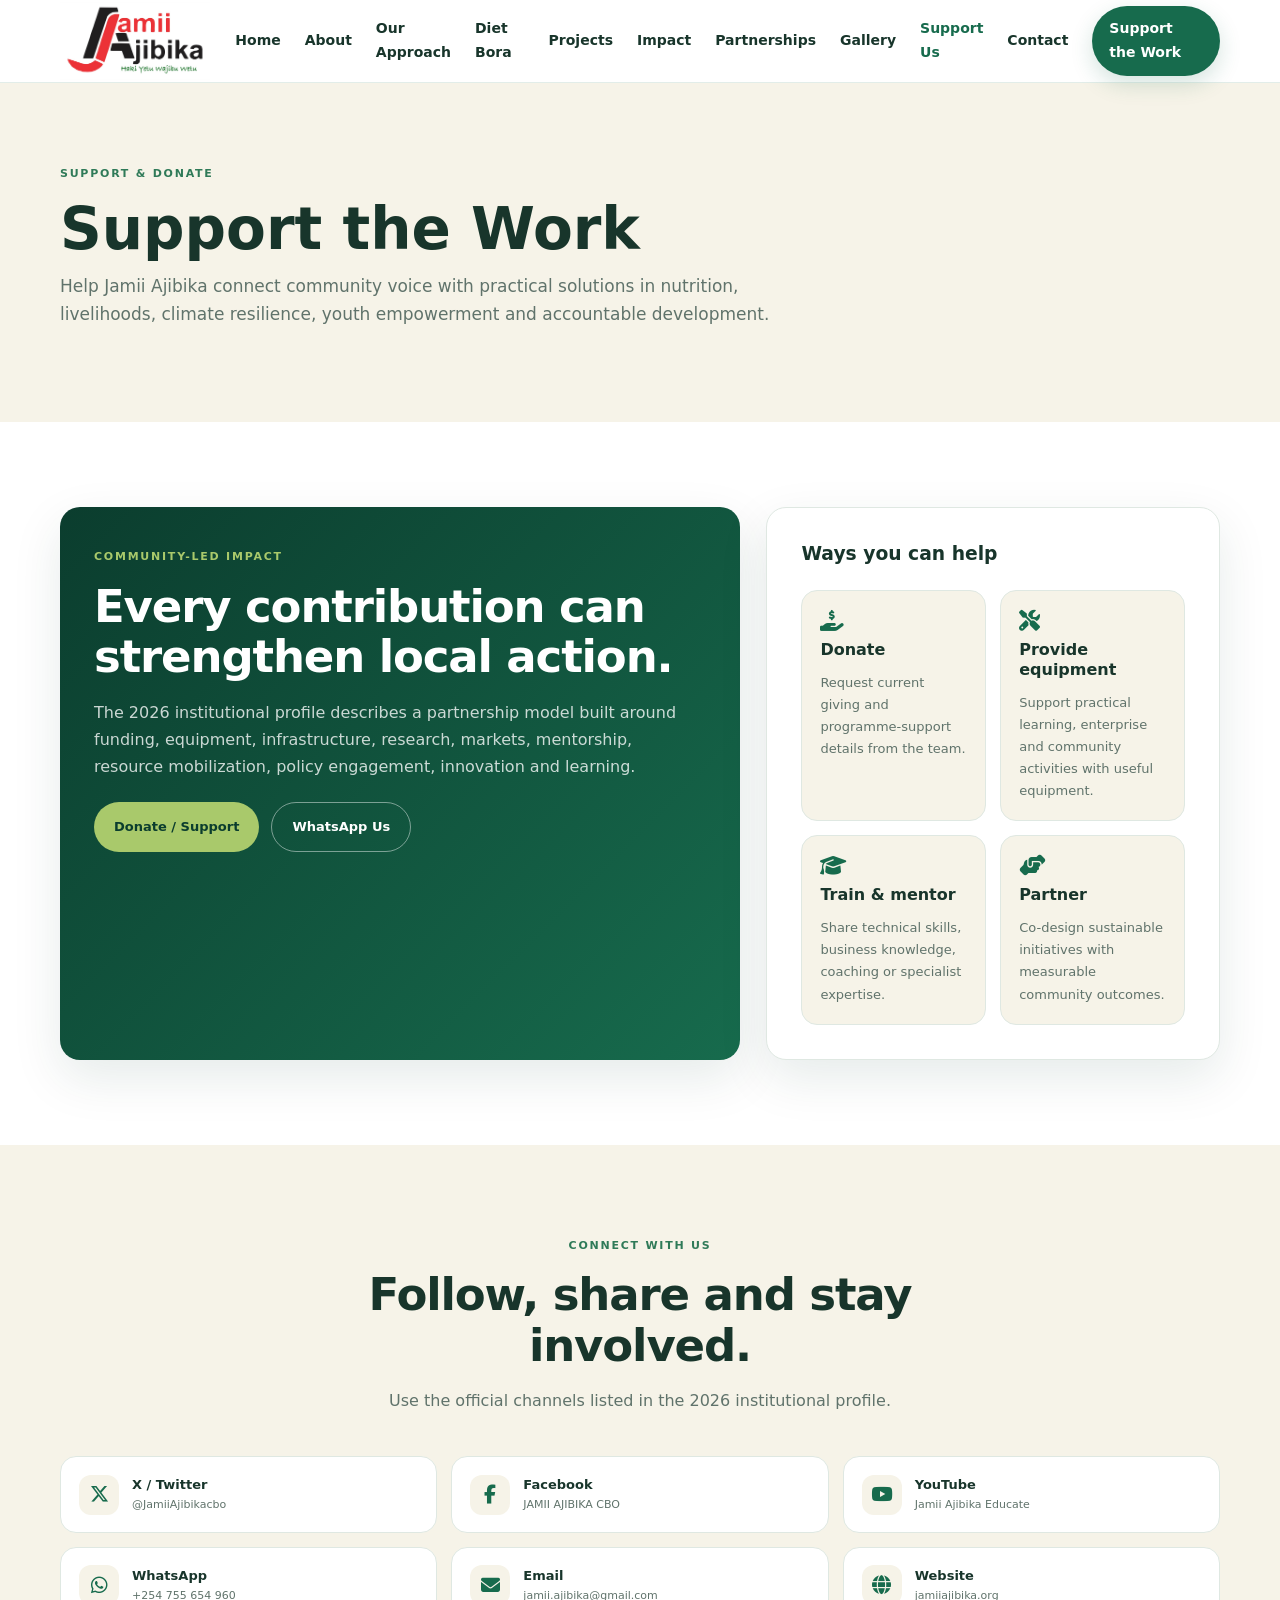
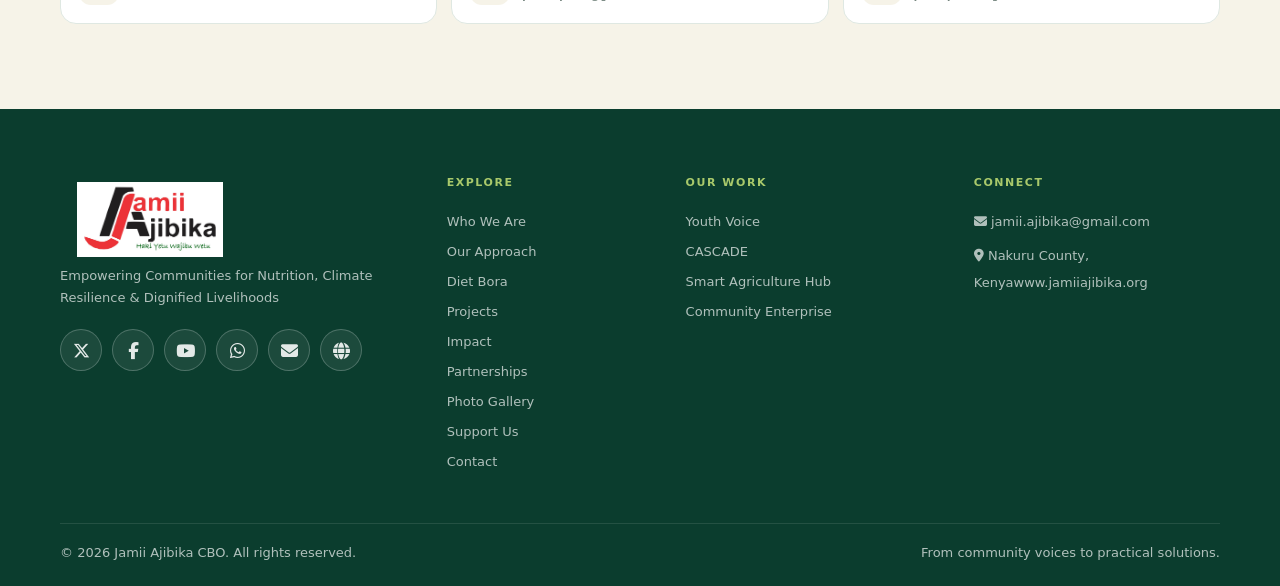
<file: support.html>
<!doctype html><html lang="en"><head><meta charset="utf-8"><meta name="viewport" content="width=device-width,initial-scale=1"><title>Support Us | Jamii Ajibika CBO</title><meta name="description" content="Support Jamii Ajibika CBO through funding, equipment, skills, mentorship and strategic partnerships."><link rel="stylesheet" href="https://cdnjs.cloudflare.com/ajax/libs/font-awesome/6.5.2/css/all.min.css"><link rel="stylesheet" href="site.css"></head><body><header class="site-header"><div class="container nav-wrap"><a class="brand" href="index.html"><img class="brand-logo" src="logo.jpeg" alt="Jamii Ajibika CBO logo"></a><button class="menu-btn" id="menuToggle" aria-label="Open navigation" aria-expanded="false"><i class="fa-solid fa-bars"></i></button><nav class="nav" id="mainNav"><a href="index.html">Home</a><a href="about.html">About</a><a href="approach.html">Our Approach</a><a href="diet-bora.html">Diet Bora</a><a href="projects.html">Projects</a><a href="impact.html">Impact</a><a href="partnerships.html">Partnerships</a><a href="gallery.html">Gallery</a><a class="active" href="support.html">Support Us</a><a href="contact.html">Contact</a><a class="nav-cta" href="support.html">Support the Work</a></nav></div></header><main><section class="page-title"><div class="container"><span class="eyebrow" style="color:var(--leaf)">SUPPORT &amp; DONATE</span><h1>Support the Work</h1><p class="lead">Help Jamii Ajibika connect community voice with practical solutions in nutrition, livelihoods, climate resilience, youth empowerment and accountable development.</p></div></section><section class="section"><div class="container"><div class="support-grid"><div class="support-panel featured"><span class="eyebrow">COMMUNITY-LED IMPACT</span><h2>Every contribution can strengthen local action.</h2><p>The 2026 institutional profile describes a partnership model built around funding, equipment, infrastructure, research, markets, mentorship, resource mobilization, policy engagement, innovation and learning.</p><div class="donate-actions"><a class="btn btn-primary" href="mailto:jamii.ajibika@gmail.com?subject=Donation%20and%20Support%20Inquiry">Donate / Support</a><a class="btn btn-outline" href="https://wa.me/254755654960" target="_blank" rel="noopener noreferrer">WhatsApp Us</a></div></div><div class="support-panel"><h3>Ways you can help</h3><div class="support-options"><div class="support-option"><i class="fa-solid fa-hand-holding-dollar"></i><h3>Donate</h3><p>Request current giving and programme-support details from the team.</p></div><div class="support-option"><i class="fa-solid fa-screwdriver-wrench"></i><h3>Provide equipment</h3><p>Support practical learning, enterprise and community activities with useful equipment.</p></div><div class="support-option"><i class="fa-solid fa-graduation-cap"></i><h3>Train &amp; mentor</h3><p>Share technical skills, business knowledge, coaching or specialist expertise.</p></div><div class="support-option"><i class="fa-solid fa-handshake-angle"></i><h3>Partner</h3><p>Co-design sustainable initiatives with measurable community outcomes.</p></div></div></div></div></div></section><section class="section alt"><div class="container"><div class="section-head center"><span class="eyebrow" style="color:var(--leaf)">CONNECT WITH US</span><h2>Follow, share and <span>stay involved.</span></h2><p>Use the official channels listed in the 2026 institutional profile.</p></div><div class="social-bundle"><a class="social-card" href="https://x.com/JamiiAjibikacbo" target="_blank" rel="noopener noreferrer"><i class="fa-brands fa-x-twitter"></i><div><strong>X / Twitter</strong><span>@JamiiAjibikacbo</span></div></a><a class="social-card" href="https://www.facebook.com/AjibikaJamii" target="_blank" rel="noopener noreferrer"><i class="fa-brands fa-facebook-f"></i><div><strong>Facebook</strong><span>JAMII AJIBIKA CBO</span></div></a><a class="social-card" href="https://www.youtube.com/@ajibikaEducatetv" target="_blank" rel="noopener noreferrer"><i class="fa-brands fa-youtube"></i><div><strong>YouTube</strong><span>Jamii Ajibika Educate</span></div></a><a class="social-card" href="https://wa.me/254755654960" target="_blank" rel="noopener noreferrer"><i class="fa-brands fa-whatsapp"></i><div><strong>WhatsApp</strong><span>+254 755 654 960</span></div></a><a class="social-card" href="mailto:jamii.ajibika@gmail.com"><i class="fa-solid fa-envelope"></i><div><strong>Email</strong><span>jamii.ajibika@gmail.com</span></div></a><a class="social-card" href="https://www.jamiiajibika.org" target="_blank" rel="noopener noreferrer"><i class="fa-solid fa-globe"></i><div><strong>Website</strong><span>jamiiajibika.org</span></div></a></div></div></section></main><footer class="footer"><div class="container footer-grid"><div><a class="brand footer-brand" href="index.html"><img src="logo.jpeg" alt="Jamii Ajibika CBO logo"></a><p>Empowering Communities for Nutrition, Climate Resilience &amp; Dignified Livelihoods</p><div class="footer-socials"><a href="https://x.com/JamiiAjibikacbo" target="_blank" rel="noopener noreferrer" aria-label="X"><i class="fa-brands fa-x-twitter"></i></a><a href="https://www.facebook.com/AjibikaJamii" target="_blank" rel="noopener noreferrer" aria-label="Facebook"><i class="fa-brands fa-facebook-f"></i></a><a href="https://www.youtube.com/@ajibikaEducatetv" target="_blank" rel="noopener noreferrer" aria-label="YouTube"><i class="fa-brands fa-youtube"></i></a><a class="whatsapp" href="https://wa.me/254755654960" target="_blank" rel="noopener noreferrer" aria-label="WhatsApp"><i class="fa-brands fa-whatsapp"></i></a><a class="email" href="mailto:jamii.ajibika@gmail.com" aria-label="Email"><i class="fa-solid fa-envelope"></i></a><a class="website" href="https://www.jamiiajibika.org" target="_blank" rel="noopener noreferrer" aria-label="Website"><i class="fa-solid fa-globe"></i></a></div></div><div><h4>Explore</h4><a href="about.html">Who We Are</a><a href="approach.html">Our Approach</a><a href="diet-bora.html">Diet Bora</a><a href="projects.html">Projects</a><a href="impact.html">Impact</a><a href="partnerships.html">Partnerships</a><a href="gallery.html">Photo Gallery</a><a href="support.html">Support Us</a><a href="contact.html">Contact</a></div><div><h4>Our Work</h4><a href="projects.html#youth-voice">Youth Voice</a><a href="projects.html#cascade">CASCADE</a><a href="projects.html#hub">Smart Agriculture Hub</a><a href="projects.html#community-enterprise">Community Enterprise</a></div><div><h4>Connect</h4><a href="mailto:jamii.ajibika@gmail.com"><i class="fa-solid fa-envelope"></i> jamii.ajibika@gmail.com</a><span><i class="fa-solid fa-location-dot"></i> Nakuru County, Kenya</span><span>www.jamiiajibika.org</span></div></div><div class="container footer-bottom"><span>© 2026 Jamii Ajibika CBO. All rights reserved.</span><span>From community voices to practical solutions.</span></div></footer><script src="script.js"></script></body></html>
</file>
<file: site.css>
:root {
    --jungle: #176b4d;
    --jungle-dark: #0b3d2e;
    --leaf: #2f7a58;
    --lime: #a9c96b;
    --cream: #f6f3e8;
    --white: #fff;
    --ink: #18352b;
    --muted: #60736b;
    --line: #dfe8e2;

    --shadow: 0 18px 50px rgba(11, 61, 46, .10);

    --radius: 20px;
    --pill: 999px;
}


/* =========================================================
   RESET
========================================================= */

* {
    box-sizing: border-box;
    margin: 0;
    padding: 0;
}

html {
    scroll-behavior: smooth;
}

body {
    font-family:
        Inter,
        system-ui,
        -apple-system,
        BlinkMacSystemFont,
        "Segoe UI",
        sans-serif;

    background: #fff;
    color: var(--ink);
    line-height: 1.7;
}

img {
    max-width: 100%;
    display: block;
}

a {
    color: inherit;
}

p {
    margin: 0 0 18px;
}


/* =========================================================
   CONTAINER
========================================================= */

.container {
    width: min(1160px, 92%);
    margin: auto;
}


/* =========================================================
   HEADER
========================================================= */

.site-header {
    position: sticky;
    top: 0;
    z-index: 1000;

    background: rgba(255, 255, 255, .96);

    backdrop-filter: blur(12px);

    border-bottom:
        1px solid rgba(23, 107, 77, .12);
}

.nav-wrap {
    min-height: 82px;

    display: flex;
    align-items: center;
    justify-content: space-between;

    gap: 25px;
}

.brand {
    display: flex;
    align-items: center;

    text-decoration: none;

    min-width: 0;
}

.brand-logo {
    width: 170px;
    height: auto;

    object-fit: contain;
}


/* =========================================================
   NAVIGATION
========================================================= */

.nav {
    display: flex;
    align-items: center;

    gap: 24px;

    font-size: 14px;
    font-weight: 700;
}

.nav a {
    text-decoration: none;

    color: var(--ink);

    padding: 10px 0;
}

.nav a:hover,
.nav a.active {
    color: var(--jungle);
}

.nav-cta {
    background: var(--jungle) !important;
    color: #fff !important;

    padding: 11px 17px !important;

    border-radius: var(--pill);

    box-shadow:
        0 8px 22px rgba(23, 107, 77, .18);
}

.menu-btn {
    display: none;

    border: 0;
    background: none;

    font-size: 27px;

    color: var(--jungle);

    cursor: pointer;
}


/* =========================================================
   HERO
========================================================= */

.hero {
    position: relative;

    min-height: 520px;

    display: flex;
    align-items: center;

    overflow: hidden;

    background:
        linear-gradient(
            135deg,
            rgba(11, 61, 46, .55),
            rgba(23, 107, 77, .35)
        ),
        url("off2.jpg") center / cover no-repeat;
}

.hero-inner {
    padding: 95px 0;

    color: #fff;

    max-width: 780px;
}

.eyebrow {
    display: inline-block;

    text-transform: uppercase;

    letter-spacing: .16em;

    font-size: 11px;
    font-weight: 800;

    color: var(--lime);

    margin-bottom: 15px;
}

.hero h1 {
    font-size: clamp(38px, 6vw, 68px);

    line-height: 1.05;

    margin-bottom: 20px;

    letter-spacing: -.035em;
}

.hero h1 span,
.hero h2 span {
    color: var(--lime);
}

.hero p {
    max-width: 700px;

    color: rgba(255, 255, 255, .82);

    font-size: 18px;
}

.hero-actions {
    display: flex;

    flex-wrap: wrap;

    gap: 12px;

    margin-top: 28px;
}


/* =========================================================
   BUTTONS
========================================================= */

.btn {
    display: inline-flex;

    align-items: center;
    justify-content: center;

    text-decoration: none;

    border-radius: var(--pill);

    padding: 13px 20px;

    font-weight: 800;

    font-size: 13px;
}

.btn-primary {
    background: var(--lime);

    color: var(--jungle-dark);
}

.btn-outline {
    border: 1px solid rgba(255, 255, 255, .45);

    color: #fff;
}


/* =========================================================
   SECTIONS
========================================================= */

.section {
    padding: 85px 0;
}

.section.alt {
    background: var(--cream);
}

.section.dark {
    background: var(--jungle-dark);

    color: #fff;
}

.section-head {
    max-width: 760px;

    margin-bottom: 42px;
}

.section-head.center {
    margin-left: auto;
    margin-right: auto;

    text-align: center;
}

.section h2 {
    font-size: clamp(28px, 4vw, 45px);

    line-height: 1.12;

    letter-spacing: -.025em;

    margin-bottom: 16px;
}

.section h3 {
    line-height: 1.25;

    margin-bottom: 12px;
}

.section p {
    color: var(--muted);
}

.dark p {
    color: rgba(255, 255, 255, .73);
}

.lead {
    font-size: 18px;
}


/* =========================================================
   GRIDS
========================================================= */

.grid {
    display: grid;

    gap: 22px;
}

.grid-2 {
    grid-template-columns: repeat(2, 1fr);
}

.grid-3 {
    grid-template-columns: repeat(3, 1fr);
}

.grid-4 {
    grid-template-columns: repeat(4, 1fr);
}


/* =========================================================
   CARDS
========================================================= */

.card {
    background: #fff;

    border: 1px solid var(--line);

    border-radius: var(--radius);

    padding: 27px;

    box-shadow:
        0 8px 30px rgba(11, 61, 46, .04);
}

.alt .card {
    background: #fff;
}

.card .icon {
    width: 46px;
    height: 46px;

    border-radius: 14px;

    background:
        rgba(47, 122, 88, .10);

    display: grid;
    place-items: center;

    color: var(--jungle);

    font-size: 20px;

    margin-bottom: 18px;
}

.number {
    font-size: 12px;

    font-weight: 900;

    letter-spacing: .14em;

    color: var(--leaf);

    margin-bottom: 10px;
}


/* =========================================================
   SPLIT CONTENT
========================================================= */

.split {
    display: grid;

    grid-template-columns: 1fr 1fr;

    gap: 55px;

    align-items: center;
}

.photo {
    border-radius: var(--radius);

    overflow: hidden;

    box-shadow: var(--shadow);
}

.photo img {
    width: 100%;

    height: 420px;

    object-fit: cover;
}


/* =========================================================
   LISTS
========================================================= */

.list {
    padding-left: 20px;

    color: var(--muted);
}

.list li {
    margin: 7px 0;
}


/* =========================================================
   QUOTE
========================================================= */

.quote {
    border-left: 4px solid var(--lime);

    padding: 18px 22px;

    background:
        rgba(169, 201, 107, .09);

    font-size: 20px;

    font-weight: 700;

    color: var(--jungle-dark);

    border-radius:
        0 14px 14px 0;
}


/* =========================================================
   FLOW
========================================================= */

.flow {
    display: grid;

    gap: 12px;
}

.flow-item {
    display: flex;

    gap: 18px;

    align-items: center;

    padding: 18px 20px;

    background: #fff;

    border: 1px solid var(--line);

    border-radius: 16px;
}

.flow-item .num {
    flex: 0 0 42px;

    width: 42px;
    height: 42px;

    border-radius: 50%;

    display: grid;
    place-items: center;

    background: var(--jungle);

    color: #fff;

    font-weight: 900;

    font-size: 12px;
}

.arrow {
    text-align: center;

    color: var(--lime);

    font-size: 22px;
}


/* =========================================================
   CTA
========================================================= */

.cta {
    padding: 75px 0;

    background:
        linear-gradient(
            135deg,
            var(--jungle-dark),
            var(--jungle)
        );

    color: #fff;
}

.cta .section-head {
    margin-bottom: 25px;
}


/* =========================================================
   PAGE TITLE
========================================================= */

.page-title {
    padding: 75px 0;

    background: var(--cream);
}

.page-title h1 {
    font-size: clamp(35px, 5vw, 58px);

    line-height: 1.05;

    margin-bottom: 12px;
}

.page-title p {
    max-width: 760px;

    color: var(--muted);

    font-size: 17px;
}


/* =========================================================
   GALLERY
========================================================= */

.gallery {
    display: grid;

    grid-template-columns: repeat(4, 1fr);

    gap: 12px;
}

.gallery img {
    width: 100%;

    height: 210px;

    object-fit: cover;

    border-radius: 14px;
}


/* =========================================================
   ADVANCED GALLERY
========================================================= */
/* =========================================================
   PHOTO GALLERY
========================================================= */

.gallery-grid {
    display: grid;

    grid-template-columns: repeat(4, minmax(0, 1fr));

    gap: 18px;

    width: 100%;
}


/* =========================================================
   GALLERY CARD
========================================================= */

.gallery-card {
    position: relative;

    width: 100%;

    margin: 0;

    overflow: hidden;

    border-radius: 18px;

    background: #eee;

    aspect-ratio: 4 / 5;

    isolation: isolate;
}


/*
   Larger featured cards
*/

.gallery-card:nth-child(1),
.gallery-card:nth-child(6) {
    grid-column: span 2;

    aspect-ratio: 16 / 9;
}


/* =========================================================
   IMAGE
========================================================= */

.gallery-card img {
    display: block;

    width: 100%;

    height: 100%;

    object-fit: cover;

    object-position: center;

    transition:
        transform .45s ease;
}


/*
   Prevent the images from becoming excessively cropped
   on the larger featured cards.
*/

.gallery-card:nth-child(1) img,
.gallery-card:nth-child(6) img {
    object-position: center;
}


/* =========================================================
   IMAGE HOVER
========================================================= */

.gallery-card:hover img {
    transform: scale(1.04);
}


/* =========================================================
   CAPTION
========================================================= */

.gallery-caption {
    position: absolute;

    left: 0;
    right: 0;
    bottom: 0;

    z-index: 2;

    padding: 50px 16px 15px;

    background:
        linear-gradient(
            to bottom,
            transparent 0%,
            rgba(0, 0, 0, .18) 25%,
            rgba(0, 0, 0, .72) 100%
        );

    color: #fff;

    font-size: 15px;

    line-height: 1.35;

    font-weight: 700;

    text-shadow:
        0 1px 3px rgba(0, 0, 0, .5);
}


/* =========================================================
   IMAGE SOURCE
========================================================= */

.gallery-source {
    display: block;

    margin-top: 5px;

    font-size: 10px;

    line-height: 1.35;

    font-weight: 500;

    opacity: .82;
}


/* =========================================================
   TABLET
========================================================= */

@media (max-width: 1100px) {

    .gallery-grid {
        grid-template-columns:
            repeat(3, minmax(0, 1fr));

        gap: 16px;
    }


    /*
       Featured images remain wider.
    */

    .gallery-card:nth-child(1),
    .gallery-card:nth-child(6) {
        grid-column: span 2;

        aspect-ratio: 16 / 10;
    }


    .gallery-card {
        aspect-ratio: 4 / 5;
    }


    .gallery-caption {
        font-size: 14px;

        padding:
            45px 14px 13px;
    }

}


/* =========================================================
   SMALL TABLET / LARGE MOBILE
========================================================= */

@media (max-width: 768px) {

    .gallery-grid {
        grid-template-columns:
            repeat(2, minmax(0, 1fr));

        gap: 14px;
    }


    /*
       All cards become equal-width on smaller screens.
       This prevents narrow/cut-off images.
    */

    .gallery-card,
    .gallery-card:nth-child(1),
    .gallery-card:nth-child(6) {
        grid-column: span 1;

        aspect-ratio: 4 / 5;
    }


    .gallery-card img,
    .gallery-card:nth-child(1) img,
    .gallery-card:nth-child(6) img {
        object-fit: cover;

        object-position: center;
    }


    .gallery-caption {
        padding:
            42px 12px 12px;

        font-size: 13px;
    }


    .gallery-source {
        font-size: 9px;
    }

}


/* =========================================================
   MOBILE
========================================================= */

@media (max-width: 520px) {

    .gallery-grid {
        grid-template-columns: 1fr;

        gap: 16px;
    }


    /*
       One large image per row on phones.
       This gives the photos enough width to be properly seen.
    */

    .gallery-card,
    .gallery-card:nth-child(1),
    .gallery-card:nth-child(6) {
        grid-column: span 1;

        aspect-ratio: 16 / 11;

        min-height: 0;
    }


    .gallery-card img,
    .gallery-card:nth-child(1) img,
    .gallery-card:nth-child(6) img {
        width: 100%;

        height: 100%;

        object-fit: cover;

        object-position: center;
    }


    .gallery-caption {
        padding:
            55px 14px 14px;

        font-size: 14px;
    }


    .gallery-source {
        margin-top: 4px;

        font-size: 9px;
    }

}


/* =========================================================
   VERY SMALL PHONES
========================================================= */

@media (max-width: 380px) {

    .gallery-grid {
        gap: 12px;
    }


    .gallery-card,
    .gallery-card:nth-child(1),
    .gallery-card:nth-child(6) {
        aspect-ratio: 4 / 3;
    }


    .gallery-caption {
        padding:
            45px 12px 12px;

        font-size: 13px;
    }

}
/* =========================================================
   SUPPORT
========================================================= */

.support-grid {
    display: grid;

    grid-template-columns: 1.2fr .8fr;

    gap: 26px;

    align-items: stretch;
}

.support-panel {
    padding: 34px;

    border-radius: var(--radius);

    background: #fff;

    border: 1px solid var(--line);

    box-shadow: var(--shadow);
}

.support-panel.featured {
    background:
        linear-gradient(
            135deg,
            var(--jungle-dark),
            var(--jungle)
        );

    color: #fff;

    border: 0;
}

.support-panel.featured p {
    color: rgba(255, 255, 255, .78);
}

.support-options {
    display: grid;

    grid-template-columns: repeat(2, 1fr);

    gap: 14px;

    margin-top: 24px;
}

.support-option {
    padding: 18px;

    border: 1px solid var(--line);

    border-radius: 16px;

    background: var(--cream);
}

.support-option i {
    font-size: 21px;

    color: var(--jungle);

    margin-bottom: 9px;
}

.support-option h3 {
    font-size: 16px;
}

.support-option p {
    font-size: 13px;

    margin: 0;
}

.donate-actions {
    display: flex;

    flex-wrap: wrap;

    gap: 12px;

    margin-top: 22px;
}


/* =========================================================
   PARTNER LOGOS
========================================================= */

.partner-logos {
    display: grid;

    grid-template-columns: repeat(3, 1fr);

    gap: 18px;
}

.partner-logo-card {
    min-height: 150px;

    padding: 24px 20px;

    display: flex;

    flex-direction: column;

    align-items: center;

    justify-content: center;

    text-align: center;

    background: #fff;

    border: 1px solid var(--line);

    border-radius: 18px;

    box-shadow:
        0 8px 28px rgba(11, 61, 46, .05);

    transition:
        transform .2s ease,
        box-shadow .2s ease;
}

.partner-logo-card:hover {
    transform: translateY(-4px);

    box-shadow: var(--shadow);
}

.partner-logo-card img {
    width: min(190px, 85%);

    height: 64px;

    object-fit: contain;

    margin-bottom: 13px;
}

.partner-logo-card .logo-text {
    font-size: 18px;

    font-weight: 900;

    letter-spacing: -.02em;

    color: var(--jungle-dark);
}

.partner-logo-card small {
    color: var(--muted);

    font-size: 11px;

    line-height: 1.45;
}

.partner-logo-card a {
    font-size: 11px;

    color: var(--leaf);

    font-weight: 800;

    text-decoration: none;

    margin-top: 6px;
}


/* =========================================================
   SOCIAL BUNDLE
========================================================= */

.social-bundle {
    display: grid;

    grid-template-columns: repeat(3, 1fr);

    gap: 14px;

    margin-top: 28px;
}

.social-card {
    display: flex;

    align-items: center;

    gap: 13px;

    padding: 17px 18px;

    border: 1px solid var(--line);

    border-radius: 16px;

    text-decoration: none;

    background: #fff;

    transition:
        transform .2s ease,
        box-shadow .2s ease;
}

.social-card:hover {
    transform: translateY(-3px);

    box-shadow: var(--shadow);
}

.social-card i {
    width: 40px;
    height: 40px;

    border-radius: 12px;

    background: var(--cream);

    display: grid;
    place-items: center;

    font-size: 19px;

    color: var(--jungle);
}

.social-card strong {
    display: block;

    font-size: 13px;
}

.social-card span {
    display: block;

    color: var(--muted);

    font-size: 11px;
}


/* =========================================================
   FOOTER
========================================================= */

.footer {
    background: var(--jungle-dark);

    color: #fff;

    padding: 65px 0 22px;
}

.footer-grid {
    display: grid;

    grid-template-columns:
        1.4fr .8fr 1fr 1fr;

    gap: 42px;
}

.footer-brand img {
    width: 180px;

    max-height: 75px;

    object-fit: contain;
}

.footer p,
.footer a,
.footer span {
    color: rgba(255, 255, 255, .68);

    font-size: 13px;
}

.footer a {
    display: block;

    text-decoration: none;

    margin: 8px 0;
}

.footer a:hover {
    color: #fff;
}

.footer h4 {
    color: var(--lime);

    text-transform: uppercase;

    letter-spacing: .14em;

    font-size: 11px;

    margin-bottom: 18px;
}


/* =========================================================
   FOOTER SOCIALS
========================================================= */

.footer-socials {
    display: flex;

    gap: 10px;

    margin-top: 20px;
}

.footer-socials a {
    width: 40px;
    height: 40px;

    border:
        1px solid rgba(255, 255, 255, .18);

    border-radius: 50%;

    display: grid;

    place-items: center !important;

    margin: 0;
}

.footer-socials a:hover {
    background: var(--lime);

    color: var(--jungle-dark);
}

.footer-socials a.whatsapp {
    color: #25d366;
}

.footer-socials a.email,
.footer-socials a.website {
    color: var(--lime);
}


/* =========================================================
   FOOTER BOTTOM
========================================================= */

.footer-bottom {
    border-top:
        1px solid rgba(255, 255, 255, .1);

    margin-top: 42px;

    padding-top: 18px;

    display: flex;

    justify-content: space-between;

    gap: 20px;

    font-size: 11px;
}


/* =========================================================
   CONTACT
========================================================= */

.contact-grid {
    display: grid;

    grid-template-columns: 1fr 1fr;

    gap: 25px;
}

.contact-item {
    display: flex;

    gap: 15px;

    align-items: flex-start;

    padding: 20px;

    border: 1px solid var(--line);

    border-radius: 16px;
}

.contact-item i {
    color: var(--leaf);

    font-size: 20px;

    margin-top: 4px;
}


/* =========================================================
   UTILITY CLASSES
========================================================= */

.badge-row {
    display: flex;

    flex-wrap: wrap;

    gap: 10px;
}

.badge {
    padding: 8px 12px;

    border-radius: var(--pill);

    background:
        rgba(47, 122, 88, .10);

    color: var(--jungle);

    font-weight: 800;

    font-size: 12px;
}

.small {
    font-size: 13px;
}

.muted {
    color: var(--muted);
}

.center {
    text-align: center;
}

.sr-only {
    position: absolute;

    width: 1px;
    height: 1px;

    padding: 0;
    margin: -1px;

    overflow: hidden;

    clip: rect(0, 0, 0, 0);

    white-space: nowrap;

    border: 0;
}


/* =========================================================
   DARK SOCIAL CARDS
========================================================= */

.section.dark .social-card {
    background: rgba(255, 255, 255, .08);

    border-color:
        rgba(255, 255, 255, .14);

    color: #fff;
}

.section.dark .social-card span {
    color: rgba(255, 255, 255, .65);
}


/* =========================================================
   RESPONSIVE — TABLET
========================================================= */

@media (max-width: 900px) {

    .nav {
        position: absolute;

        left: 4%;
        right: 4%;

        top: 78px;

        display: none;

        flex-direction: column;

        align-items: stretch;

        background: #fff;

        padding: 18px;

        border: 1px solid var(--line);

        border-radius: 18px;

        box-shadow: var(--shadow);
    }

    .nav.open {
        display: flex;
    }

    .nav a {
        padding: 11px 8px;
    }

    .menu-btn {
        display: block;
    }

    .grid-4 {
        grid-template-columns:
            repeat(2, 1fr);
    }

    .split {
        grid-template-columns: 1fr;
    }

    .footer-grid {
        grid-template-columns:
            repeat(2, 1fr);
    }

    .gallery {
        grid-template-columns:
            repeat(2, 1fr);
    }

    .gallery-card:nth-child(n) {
        grid-column: span 6;
    }

    .support-grid {
        grid-template-columns: 1fr;
    }

    .partner-logos {
        grid-template-columns:
            repeat(2, 1fr);
    }

    .social-bundle {
        grid-template-columns:
            repeat(2, 1fr);
    }
}


/* =========================================================
   RESPONSIVE — MOBILE
========================================================= */

@media (max-width: 600px) {

    .section {
        padding: 60px 0;
    }

    .hero {
        min-height: 500px;
    }

    .hero-inner {
        padding: 70px 0;
    }

    .grid-2,
    .grid-3,
    .grid-4,
    .contact-grid {
        grid-template-columns: 1fr;
    }

    .footer-grid {
        grid-template-columns: 1fr;
    }

    .footer-bottom {
        flex-direction: column;
    }

    .gallery {
        grid-template-columns:
            1fr 1fr;
    }

    .gallery img {
        height: 160px;
    }

    .brand-logo {
        width: 145px;
    }

    .support-options {
        grid-template-columns: 1fr;
    }

    .partner-logos,
    .social-bundle {
        grid-template-columns: 1fr;
    }

    .gallery-card:nth-child(n) {
        grid-column: span 12;
    }

    .gallery-card,
    .gallery-card img {
        min-height: 230px;
    }
}


/* =========================================================
   OUR RESPONSE
   VOICE + KNOWLEDGE + LIVELIHOODS + ACTION
========================================================= */

/* Add your remaining "OUR RESPONSE" CSS below this point. */
.section.dark {
  position: relative;
  overflow: hidden;
  background:
    radial-gradient(circle at 85% 20%, rgba(201, 220, 112, 0.10), transparent 30%),
    linear-gradient(135deg, #0c2c21 0%, #123d2d 55%, #0b2a20 100%);
  color: #fff;
  padding: 110px 0;
}

/* subtle decorative glow */
.section.dark::before {
  content: "";
  position: absolute;
  width: 420px;
  height: 420px;
  border: 1px solid rgba(201, 220, 112, 0.10);
  border-radius: 50%;
  right: -180px;
  top: -180px;
  pointer-events: none;
}

.section.dark::after {
  content: "";
  position: absolute;
  width: 260px;
  height: 260px;
  border: 1px solid rgba(232, 184, 90, 0.08);
  border-radius: 50%;
  left: -130px;
  bottom: -130px;
  pointer-events: none;
}

/* Main two-column layout */
.section.dark .split {
  position: relative;
  z-index: 2;
  display: grid;
  grid-template-columns: minmax(280px, 0.85fr) minmax(420px, 1.15fr);
  gap: 80px;
  align-items: center;
}

/* Left content */
.section.dark .split > div:first-child {
  max-width: 560px;
}

.section.dark .eyebrow {
  display: inline-flex;
  align-items: center;
  gap: 10px;
  margin-bottom: 18px;
  color: var(--lime);
  font-size: 0.78rem;
  font-weight: 800;
  letter-spacing: 0.16em;
  text-transform: uppercase;
}

.section.dark .eyebrow::before {
  content: "";
  width: 34px;
  height: 2px;
  background: var(--gold);
  border-radius: 20px;
}

.section.dark h2 {
  margin: 0 0 24px;
  max-width: 620px;
  color: #fff;
  font-size: clamp(2rem, 4vw, 3.5rem);
  line-height: 1.04;
  letter-spacing: -0.045em;
  font-weight: 850;
}

.section.dark p {
  max-width: 580px;
  margin: 0 0 32px;
  color: rgba(255, 255, 255, 0.76);
  font-size: 1.04rem;
  line-height: 1.8;
}

/* Button */
.section.dark .btn-primary {
  display: inline-flex;
  align-items: center;
  justify-content: center;
  min-height: 52px;
  padding: 0 25px;
  border-radius: 14px;
  background: var(--lime);
  color: #123d2d;
  font-weight: 800;
  text-decoration: none;
  box-shadow: 0 12px 30px rgba(201, 220, 112, 0.16);
  transition:
    transform 0.25s ease,
    box-shadow 0.25s ease,
    background 0.25s ease;
}

.section.dark .btn-primary:hover {
  transform: translateY(-3px);
  background: #d8e98a;
  box-shadow: 0 16px 36px rgba(201, 220, 112, 0.24);
}

/* =========================================================
   FLOW
   ========================================================= */

.section.dark .flow {
  position: relative;
  display: grid;
  grid-template-columns: repeat(2, minmax(0, 1fr));
  gap: 14px;
}

/* Vertical connecting line */
.section.dark .flow::before {
  content: "";
  position: absolute;
  left: 25px;
  top: 25px;
  bottom: 25px;
  width: 1px;
  background: linear-gradient(
    to bottom,
    rgba(201, 220, 112, 0.45),
    rgba(201, 220, 112, 0.04)
  );
  z-index: 0;
}

/* Flow card */
.section.dark .flow-item {
  position: relative;
  z-index: 1;
  min-height: 92px;
  display: flex;
  align-items: center;
  gap: 17px;
  padding: 18px 20px;
  border: 1px solid rgba(255, 255, 255, 0.10);
  border-radius: 18px;
  background: rgba(255, 255, 255, 0.055);
  backdrop-filter: blur(12px);
  -webkit-backdrop-filter: blur(12px);
  transition:
    transform 0.25s ease,
    border-color 0.25s ease,
    background 0.25s ease,
    box-shadow 0.25s ease;
}

.section.dark .flow-item:hover {
  transform: translateY(-5px);
  border-color: rgba(201, 220, 112, 0.45);
  background: rgba(201, 220, 112, 0.09);
  box-shadow: 0 16px 35px rgba(0, 0, 0, 0.18);
}

/* Number circle */
.section.dark .flow-item .num {
  flex: 0 0 50px;
  width: 50px;
  height: 50px;
  display: grid;
  place-items: center;
  border: 1px solid rgba(201, 220, 112, 0.35);
  border-radius: 50%;
  background: #123d2d;
  color: var(--lime);
  font-size: 0.78rem;
  font-weight: 900;
  letter-spacing: 0.04em;
  box-shadow: 0 0 0 5px rgba(18, 61, 45, 0.7);
}

/* Flow text */
.section.dark .flow-item strong {
  color: rgba(255, 255, 255, 0.94);
  font-size: 0.95rem;
  line-height: 1.4;
  font-weight: 750;
}

/* Highlight final step */
.section.dark .flow-item:last-child {
  border-color: rgba(232, 184, 90, 0.35);
  background:
    linear-gradient(
      135deg,
      rgba(232, 184, 90, 0.12),
      rgba(201, 220, 112, 0.07)
    );
}

.section.dark .flow-item:last-child .num {
  border-color: rgba(232, 184, 90, 0.5);
  color: var(--gold);
}

/* =========================================================
   TABLET
   ========================================================= */

@media (max-width: 900px) {

  .section.dark {
    padding: 85px 0;
  }

  .section.dark .split {
    grid-template-columns: 1fr;
    gap: 50px;
  }

  .section.dark .split > div:first-child {
    max-width: 720px;
  }

  .section.dark h2 {
    max-width: 700px;
  }

  .section.dark p {
    max-width: 700px;
  }

  .section.dark .flow {
    max-width: 760px;
  }
}

/* =========================================================
   MOBILE
   ========================================================= */

@media (max-width: 620px) {

  .section.dark {
    padding: 70px 0;
  }

  .section.dark .split {
    gap: 38px;
  }

  .section.dark h2 {
    font-size: clamp(1.8rem, 9vw, 2.6rem);
    line-height: 1.08;
  }

  .section.dark p {
    font-size: 0.96rem;
    line-height: 1.7;
  }

  .section.dark .flow {
    grid-template-columns: 1fr;
    gap: 12px;
  }

  .section.dark .flow::before {
    left: 24px;
  }

  .section.dark .flow-item {
    min-height: 78px;
    padding: 14px 15px;
    border-radius: 15px;
  }

  .section.dark .flow-item .num {
    flex-basis: 46px;
    width: 46px;
    height: 46px;
    font-size: 0.72rem;
  }

  .section.dark .flow-item strong {
    font-size: 0.9rem;
  }

  .section.dark .btn-primary {
    width: 100%;
  }
}

/* =========================================================
   SMALL PHONES
   ========================================================= */

@media (max-width: 380px) {

  .section.dark {
    padding: 60px 0;
  }

  .section.dark .flow-item {
    gap: 12px;
    padding: 12px;
  }

  .section.dark .flow-item .num {
    flex-basis: 42px;
    width: 42px;
    height: 42px;
  }

  .section.dark .flow-item strong {
    font-size: 0.84rem;
  }
}
/* =========================================================
   FLOATING CONTACT BUTTONS
========================================================= */

.floating-contact {
    position: fixed;

    right: 22px;
    bottom: 22px;

    display: flex;
    flex-direction: column;

    gap: 12px;

    z-index: 9999;
}


/* =========================================================
   BUTTON
========================================================= */

.floating-btn {
    width: 52px;
    height: 52px;

    display: flex;
    align-items: center;
    justify-content: center;

    position: relative;

    border-radius: 50%;

    color: #fff;

    text-decoration: none;

    box-shadow:
        0 8px 25px rgba(0,0,0,.22);

    transition:
        transform .25s ease,
        box-shadow .25s ease;
}


.floating-btn i {
    font-size: 24px;
}


/* =========================================================
   WHATSAPP
========================================================= */

.whatsapp-float {
    background: #25D366;
}


/* =========================================================
   CALL
========================================================= */

.call-float {
    background: #2f7a58;
}


/* =========================================================
   HOVER
========================================================= */

.floating-btn:hover {

    transform: translateY(-5px);

    box-shadow:
        0 12px 30px rgba(0,0,0,.30);
}


/* =========================================================
   LABEL
========================================================= */

.floating-btn span {

    position: absolute;

    right: 64px;

    top: 50%;

    transform:
        translateY(-50%)
        translateX(8px);

    opacity: 0;

    visibility: hidden;

    white-space: nowrap;

    padding: 8px 12px;

    border-radius: 7px;

    background: var(--jungle-dark, #123d2c);

    color: #fff;

    font-size: 12px;

    font-weight: 700;

    pointer-events: none;

    transition:
        opacity .2s ease,
        transform .2s ease,
        visibility .2s ease;
}


.floating-btn:hover span {

    opacity: 1;

    visibility: visible;

    transform:
        translateY(-50%)
        translateX(0);
}


/* =========================================================
   WHATSAPP PULSE
========================================================= */

.whatsapp-float::before {

    content: "";

    position: absolute;

    inset: -5px;

    border-radius: 50%;

    border: 2px solid rgba(37,211,102,.45);

    animation:
        whatsappPulse 2s infinite;
}


@keyframes whatsappPulse {

    0% {
        transform: scale(.9);
        opacity: .8;
    }

    70% {
        transform: scale(1.25);
        opacity: 0;
    }

    100% {
        transform: scale(1.25);
        opacity: 0;
    }
}


/* =========================================================
   MOBILE
========================================================= */

@media (max-width: 600px) {

    .floating-contact {

        right: 15px;
        bottom: 15px;

        gap: 10px;
    }

    .floating-btn {

        width: 50px;
        height: 50px;
    }

    .floating-btn i {

        font-size: 22px;
    }

    /* Hide text labels on small screens */

    .floating-btn span {

        display: none;
    }

}


/* =========================================================
   REDUCED MOTION
========================================================= */

@media (prefers-reduced-motion: reduce) {

    .floating-btn,
    .floating-btn span {

        transition: none;
    }

    .whatsapp-float::before {

        animation: none;
    }

}
/* =========================================================
   FOOTER SOCIAL ICONS — CLEAN & VISIBLE
   ========================================================= */

.footer-socials {
  display: flex;
  align-items: center;
  flex-wrap: wrap;
  gap: 10px;
  margin-top: 20px;
}

.footer-socials a {
  width: 42px !important;
  height: 42px !important;
  min-width: 42px;
  margin: 0 !important;
  padding: 0 !important;

  display: flex !important;
  align-items: center;
  justify-content: center;

  border: 1px solid rgba(255, 255, 255, 0.22) !important;
  border-radius: 50%;

  background: rgba(255, 255, 255, 0.07) !important;

  color: rgba(255, 255, 255, 0.88) !important;

  text-decoration: none !important;

  transition:
    transform 0.25s ease,
    background 0.25s ease,
    border-color 0.25s ease,
    color 0.25s ease,
    box-shadow 0.25s ease;
}

/* Make the actual icons clearly visible */
.footer-socials a i {
  display: block;
  font-size: 17px;
  line-height: 1;
}

/* Remove the overwhelming lime hover */
.footer-socials a:hover {
  transform: translateY(-3px);
  background: rgba(255, 255, 255, 0.13) !important;
  color: #fff !important;
  border-color: rgba(255, 255, 255, 0.40) !important;
  box-shadow: 0 8px 20px rgba(0, 0, 0, 0.20);
}

/* =========================================================
   INDIVIDUAL SOCIAL BRAND HOVERS
   ========================================================= */

/* X */
.footer-socials a[aria-label="X / Twitter"]:hover {
  background: rgba(255, 255, 255, 0.14) !important;
  color: #fff !important;
  border-color: rgba(255, 255, 255, 0.45) !important;
}

/* Facebook */
.footer-socials a[aria-label="Facebook"]:hover {
  background: rgba(24, 119, 242, 0.16) !important;
  color: #5b9df9 !important;
  border-color: rgba(24, 119, 242, 0.45) !important;
}

/* YouTube */
.footer-socials a[aria-label="YouTube"]:hover {
  background: rgba(255, 0, 0, 0.13) !important;
  color: #ff5555 !important;
  border-color: rgba(255, 70, 70, 0.42) !important;
}

/* Email */
.footer-socials a.email:hover {
  background: rgba(169, 201, 107, 0.14) !important;
  color: var(--lime) !important;
  border-color: rgba(169, 201, 107, 0.42) !important;
}

/* Website */
.footer-socials a.website:hover {
  background: rgba(47, 122, 88, 0.18) !important;
  color: #79c99e !important;
  border-color: rgba(121, 201, 158, 0.42) !important;
}

/* WhatsApp if you add it later */
.footer-socials a.whatsapp:hover {
  background: rgba(37, 211, 102, 0.13) !important;
  color: #4ee889 !important;
  border-color: rgba(37, 211, 102, 0.42) !important;
}

/* =========================================================
   MOBILE
   ========================================================= */

@media (max-width: 600px) {
  .footer-socials {
    gap: 9px;
    margin-top: 18px;
  }

  .footer-socials a {
    width: 40px !important;
    height: 40px !important;
    min-width: 40px;
  }

  .footer-socials a i {
    font-size: 16px;
  }
}

/* Very small phones */
@media (max-width: 360px) {
  .footer-socials {
    gap: 8px;
  }

  .footer-socials a {
    width: 38px !important;
    height: 38px !important;
    min-width: 38px;
  }
}
</file>
